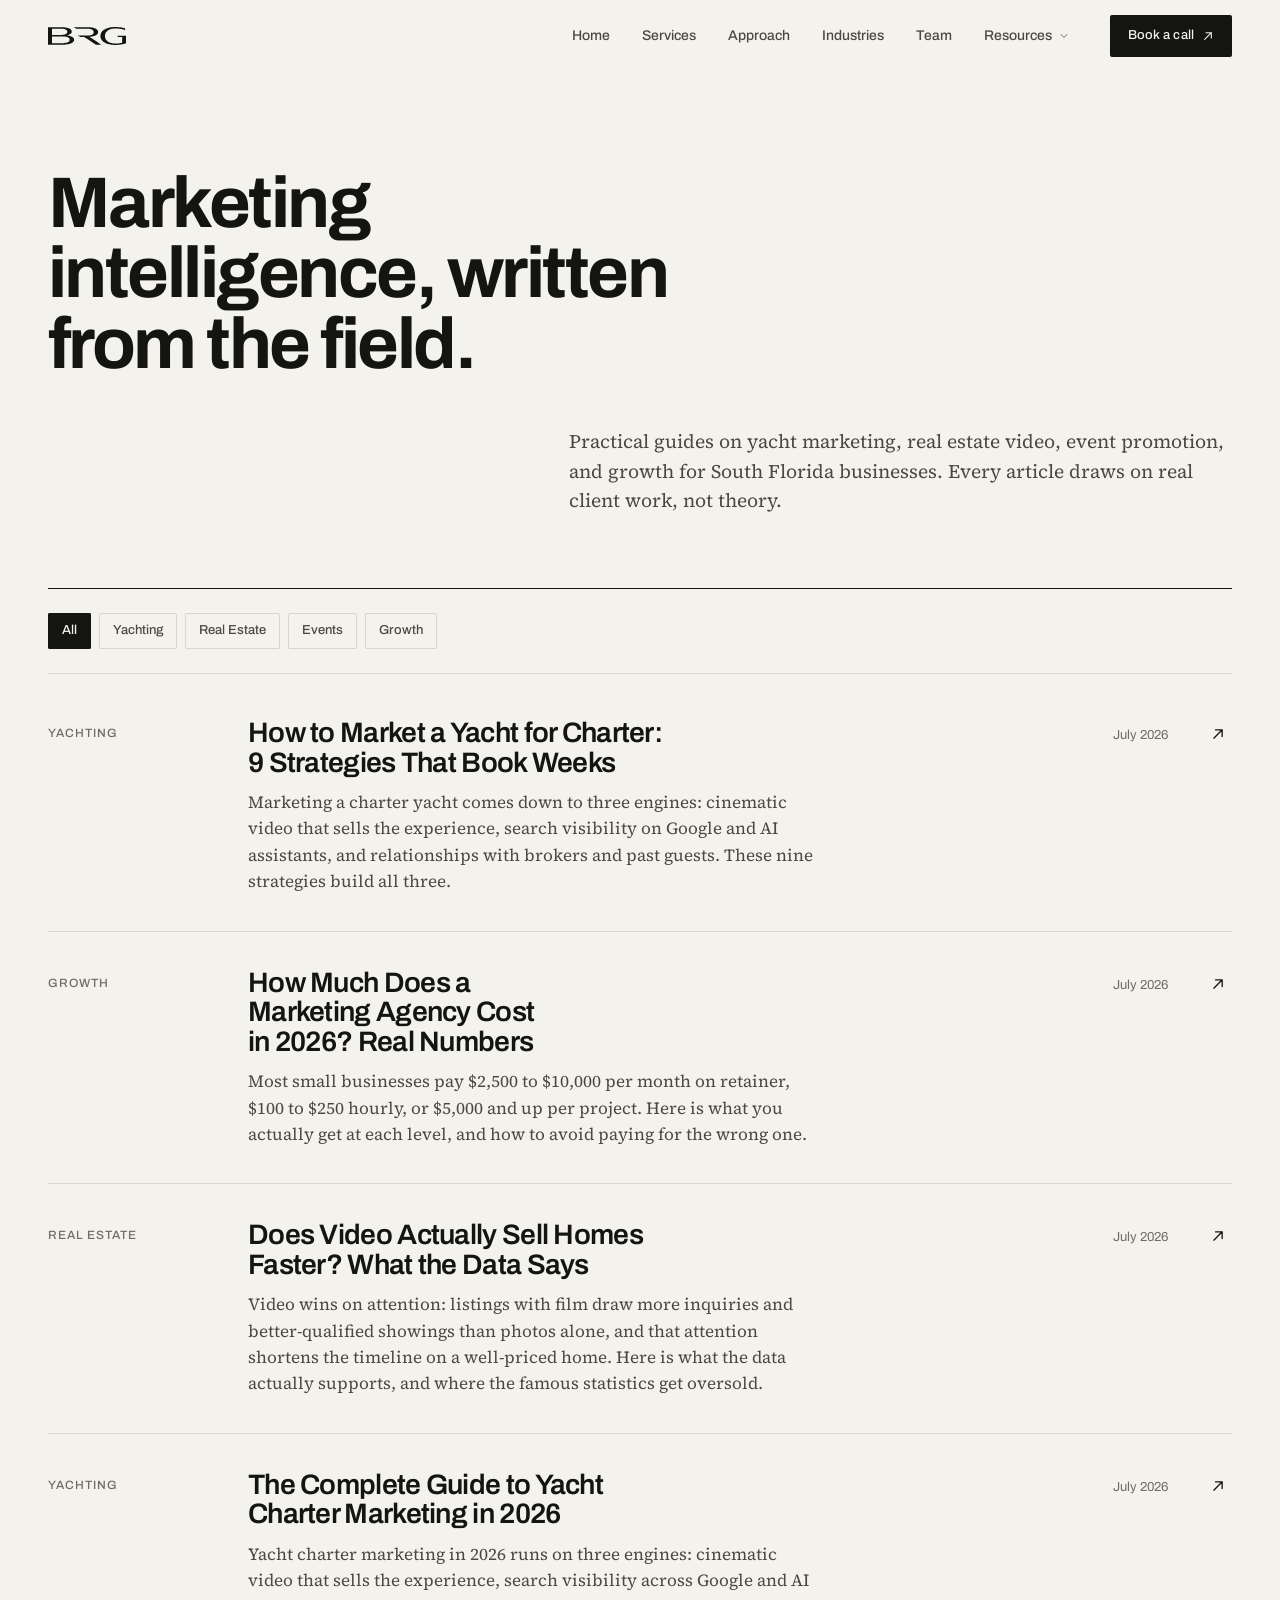
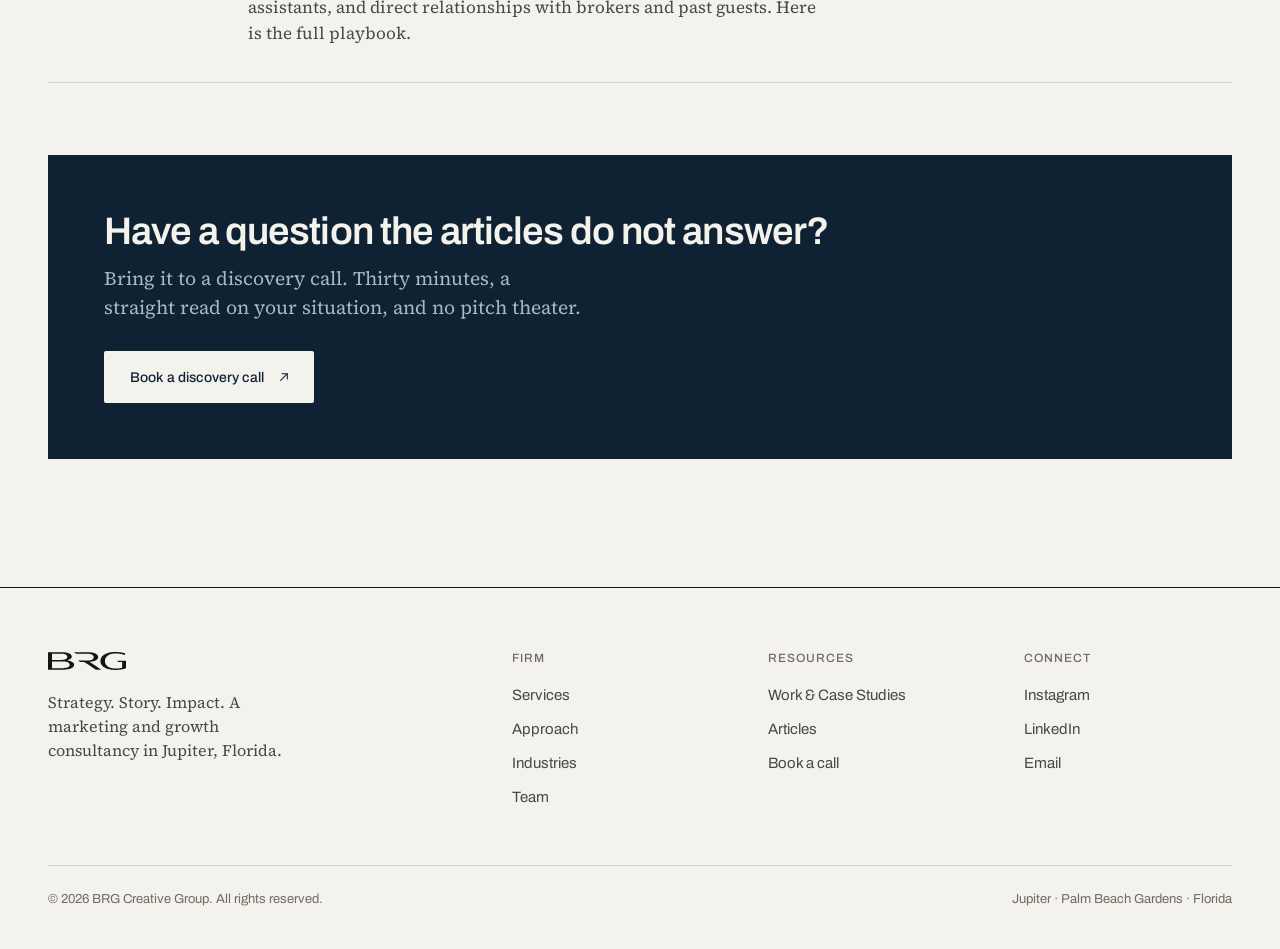
<file: blog.html>
<!DOCTYPE html>
<html lang="en">
<head>
<meta charset="UTF-8">
<meta name="viewport" content="width=device-width, initial-scale=1.0">
<title>Articles | BRG Creative Group</title>

<link rel="icon" type="image/png" href="/assets/favicon.png">
<link rel="apple-touch-icon" href="/assets/apple-touch-icon.png">

<meta name="description" content="Practical guides on yacht marketing, real estate video, event promotion, and growth for South Florida businesses, written from real client work by BRG Creative Group.">
<meta property="og:type" content="website">
<meta property="og:url" content="https://www.brgcreativegroup.com/blog">
<link rel="canonical" href="https://www.brgcreativegroup.com/blog">
<meta property="og:title" content="Articles | BRG Creative Group">
<meta property="og:description" content="Marketing intelligence, written from the field.">
<meta property="og:image" content="https://www.brgcreativegroup.com/assets/brg-social-preview.png">
<meta name="twitter:card" content="summary_large_image">

<link rel="preload" href="/assets/fonts/archivo-latin-700-normal.woff2" as="font" type="font/woff2" crossorigin>
<link rel="preload" href="/assets/fonts/source-serif-4-latin-400-normal.woff2" as="font" type="font/woff2" crossorigin>
<link rel="stylesheet" href="/assets/site.css">

<style>
  .page-head { padding: calc(var(--nav-h) + 96px) 0 0; }
  .page-head h1 { font-size: clamp(40px, 5.6vw, 84px); max-width: 16ch; }

  .filters {
    display: flex;
    flex-wrap: wrap;
    gap: 8px;
    padding: 24px 0;
    border-top: 1px solid var(--rule-strong);
    border-bottom: 1px solid var(--rule);
    margin-bottom: 8px;
  }
  .filter-btn {
    height: 36px;
    padding: 0 14px;
    font-size: 13px;
    font-weight: 500;
    color: var(--ink-2);
    border-radius: 2px;
    box-shadow: inset 0 0 0 1px var(--rule);
    transition: background-color 160ms var(--ease-out), color 160ms var(--ease-out), box-shadow 160ms var(--ease-out), transform 120ms var(--ease-out);
  }
  .filter-btn:active { transform: scale(0.97); }
  @media (hover: hover) and (pointer: fine) { .filter-btn:hover { color: var(--ink); box-shadow: inset 0 0 0 1px var(--ink); } }
  .filter-btn[aria-pressed="true"] { background: var(--ink); color: var(--paper); box-shadow: inset 0 0 0 1px var(--ink); }

  .card {
    display: grid;
    grid-template-columns: 160px minmax(0, 1fr) 140px 24px;
    gap: 40px;
    align-items: start;
    padding: 36px 0;
    border-bottom: 1px solid var(--rule);
  }
  .card.hidden { display: none; }
  .card .label { padding-top: 6px; }
  .card h2 { font-size: clamp(22px, 2.2vw, 30px); margin-bottom: 12px; max-width: 26ch; }
  .card p { font-family: var(--serif); font-size: 17px; line-height: 1.55; color: var(--ink-2); max-width: 64ch; }
  .card .date { font-size: 13px; color: var(--ink-3); text-align: right; padding-top: 8px; }
  .card svg { width: 20px; height: 20px; stroke: var(--ink); fill: none; stroke-width: 1.6; stroke-linecap: round; stroke-linejoin: round; margin-top: 6px; transition: transform 240ms var(--ease-out); }
  @media (hover: hover) and (pointer: fine) {
    .card:hover h2 { text-decoration: underline; text-underline-offset: 5px; text-decoration-thickness: 1px; }
    .card:hover svg { transform: translate(3px, -3px); }
  }
  .empty { padding: 48px 0; font-family: var(--serif); font-size: 18px; color: var(--ink-3); display: none; }
  .empty.show { display: block; }

  .blog-cta { margin-top: 72px; padding: 56px; }
  .blog-cta h2 { font-size: clamp(28px, 3vw, 40px); margin-bottom: 12px; }
  .blog-cta .lead { margin-bottom: 28px; max-width: 48ch; }

  @media (max-width: 900px) {
    .page-head { padding-top: calc(var(--nav-h) + 56px); }
    .card { grid-template-columns: minmax(0, 1fr) 24px; gap: 6px 16px; padding: 26px 0; }
    .card .label { grid-column: 1; padding-top: 0; }
    .card h2 { grid-column: 1; }
    .card p { grid-column: 1; }
    .card .date { grid-column: 1; text-align: left; padding-top: 4px; }
    .card svg { grid-column: 2; grid-row: 1 / span 4; align-self: start; margin-top: 4px; }
    .blog-cta { margin-top: 48px; padding: 32px 24px; }
    .blog-cta .btn { width: 100%; justify-content: center; }
  }
</style>
</head>
<body>
<a class="skip" href="#main">Skip to content</a>

<header class="nav">
  <div class="wrap">
    <a class="brand" href="/" aria-label="BRG Creative Group home"><svg class="brand-mark" aria-hidden="true" focusable="false" xmlns="http://www.w3.org/2000/svg" viewBox="0 0 464.6 107.1" fill="currentColor" fill-rule="evenodd"><path d="M396.44 106.99C395.48 106.94 393.25 106.84 391.50 106.77C388.06 106.62 386.14 106.48 383.50 106.19C382.57 106.09 381.05 105.95 380.11 105.88C379.18 105.81 377.99 105.68 377.49 105.57C375.74 105.22 375.06 105.12 373.79 104.99C373.09 104.93 372.15 104.76 371.71 104.62C371.26 104.48 370.46 104.32 369.92 104.25C368.99 104.13 368.36 104.01 365.19 103.31C364.43 103.14 363.27 102.92 362.60 102.82C361.93 102.71 361.01 102.49 360.56 102.32C360.11 102.15 359.45 101.97 359.09 101.93C358.73 101.88 358.04 101.69 357.56 101.50C357.08 101.31 356.49 101.12 356.25 101.07C355.66 100.95 353.14 100.17 352.06 99.78C351.58 99.61 350.68 99.28 350.06 99.07C349.44 98.85 348.71 98.55 348.44 98.41C348.16 98.27 347.68 98.08 347.37 98.00C347.07 97.92 346.59 97.73 346.31 97.57C346.04 97.41 345.67 97.24 345.50 97.19C345.18 97.10 343.78 96.48 341.77 95.54C341.12 95.25 340.57 95.00 340.53 95.00C340.49 95.00 340.18 94.82 339.83 94.59C339.49 94.37 338.93 94.05 338.60 93.88C338.02 93.58 336.70 92.80 334.19 91.28C333.57 90.90 332.90 90.50 332.70 90.39C329.33 88.50 325.40 84.90 320.78 79.47C319.75 78.26 317.84 75.50 317.60 74.88C317.54 74.71 317.36 74.39 317.20 74.19C316.58 73.36 315.08 70.25 314.61 68.79C314.46 68.32 314.20 67.60 314.03 67.19C313.86 66.78 313.65 65.97 313.54 65.39C313.44 64.81 313.25 64.05 313.11 63.70C312.97 63.34 312.73 62.03 312.56 60.69C312.39 59.38 312.16 57.67 312.05 56.88C311.81 55.22 311.87 52.33 312.18 49.81C312.28 48.99 312.46 47.44 312.57 46.38C312.71 45.13 312.88 44.17 313.07 43.68C313.22 43.26 313.44 42.49 313.55 41.96C313.65 41.44 313.88 40.67 314.06 40.26C314.23 39.85 314.51 39.10 314.68 38.60C315.01 37.58 315.55 36.35 316.19 35.11C316.43 34.65 316.62 34.20 316.62 34.10C316.62 34.00 316.86 33.55 317.16 33.09C317.45 32.64 318.09 31.63 318.59 30.85C319.09 30.07 319.73 29.14 320.03 28.79C320.32 28.43 320.90 27.73 321.31 27.23C322.52 25.76 326.56 21.70 328.12 20.39C329.74 19.03 331.91 17.41 332.75 16.93C333.06 16.76 333.73 16.34 334.25 16.00C334.77 15.67 335.81 15.04 336.56 14.62C337.32 14.19 338.25 13.65 338.64 13.42C339.03 13.19 339.43 13.00 339.52 13.00C339.62 13.00 339.95 12.84 340.26 12.65C340.95 12.21 344.89 10.28 346.06 9.80C346.54 9.61 347.05 9.38 347.19 9.30C347.32 9.21 347.74 9.06 348.10 8.95C348.47 8.84 348.95 8.65 349.17 8.51C349.38 8.38 349.90 8.17 350.31 8.06C350.73 7.94 351.34 7.71 351.69 7.56C352.47 7.20 356.08 6.06 357.00 5.87C357.38 5.79 358.06 5.59 358.51 5.43C358.96 5.26 359.81 5.04 360.40 4.95C360.98 4.85 361.85 4.64 362.33 4.47C362.80 4.30 363.54 4.12 363.98 4.07C364.42 4.02 365.25 3.85 365.83 3.68C366.41 3.51 367.40 3.29 368.03 3.20C369.67 2.94 372.83 2.41 374.38 2.12C375.10 1.99 376.26 1.83 376.95 1.76C377.64 1.69 378.29 1.60 378.39 1.57C378.84 1.40 381.25 1.10 383.00 1.00C384.07 0.94 385.87 0.78 387.00 0.65C390.92 0.18 391.97 0.13 399.50 0.07C409.88 -0.02 416.73 0.21 419.62 0.74C420.00 0.81 421.35 0.93 422.62 0.99C423.90 1.06 425.58 1.23 426.38 1.37C427.17 1.51 428.57 1.68 429.50 1.75C430.43 1.83 431.67 1.99 432.25 2.13C432.83 2.26 433.76 2.42 434.31 2.49C434.86 2.56 435.79 2.72 436.38 2.86C436.96 3.00 437.97 3.17 438.62 3.24C439.28 3.32 440.09 3.46 440.44 3.57C440.78 3.68 441.77 3.87 442.62 3.99C443.48 4.12 444.48 4.34 444.84 4.48C445.20 4.63 446.02 4.81 446.65 4.88C447.29 4.96 448.12 5.14 448.50 5.28C448.88 5.42 449.78 5.66 450.50 5.83C451.22 5.99 452.29 6.26 452.88 6.43C453.46 6.60 454.36 6.86 454.88 7.00C456.08 7.35 456.31 7.42 457.06 7.73C457.41 7.87 457.87 8.05 458.10 8.13C458.32 8.22 458.56 8.38 458.62 8.50C458.69 8.62 458.75 10.78 458.76 13.30C458.78 17.59 458.76 17.90 458.55 18.14C458.27 18.44 457.80 18.41 456.75 18.03C456.37 17.89 455.25 17.50 454.25 17.17C453.25 16.84 451.73 16.33 450.88 16.03C450.02 15.73 448.75 15.32 448.06 15.13C447.38 14.93 446.66 14.71 446.48 14.64C446.30 14.57 445.29 14.31 444.23 14.06C443.18 13.82 441.98 13.50 441.56 13.37C441.15 13.24 440.31 13.05 439.70 12.94C439.09 12.84 438.24 12.64 437.82 12.51C437.39 12.38 436.40 12.18 435.61 12.06C434.83 11.95 433.68 11.74 433.06 11.61C432.44 11.48 431.54 11.31 431.06 11.24C430.58 11.17 429.62 11.01 428.94 10.88C428.25 10.75 427.38 10.60 427.00 10.56C426.62 10.52 425.52 10.37 424.56 10.23C421.73 9.82 421.13 9.76 419.86 9.76C419.20 9.75 418.36 9.69 417.99 9.62C415.37 9.13 413.79 9.06 403.81 9.06C394.06 9.06 394.06 9.06 391.19 9.40C389.61 9.58 387.86 9.77 387.31 9.81C386.76 9.86 385.69 10.00 384.94 10.13C384.18 10.26 383.03 10.44 382.38 10.55C380.60 10.82 378.25 11.33 377.49 11.61C377.12 11.74 376.50 11.92 376.12 12.00C375.75 12.08 374.93 12.31 374.31 12.50C373.69 12.70 372.85 12.94 372.44 13.04C371.34 13.31 368.91 14.16 368.17 14.54C367.82 14.72 367.27 14.93 366.94 15.01C366.62 15.09 365.61 15.54 364.70 16.00C363.80 16.46 362.91 16.89 362.74 16.94C362.41 17.04 360.61 18.07 359.50 18.78C359.12 19.03 358.48 19.44 358.06 19.70C356.75 20.53 354.93 21.88 353.38 23.18C351.43 24.81 351.03 25.19 349.57 26.73C347.72 28.69 345.39 31.55 344.54 32.92C343.72 34.25 341.75 37.99 341.75 38.23C341.75 38.30 341.50 39.03 341.20 39.84C340.90 40.65 340.59 41.62 340.51 42.00C340.44 42.38 340.24 43.14 340.07 43.69C339.38 45.93 338.91 49.21 338.80 52.44C338.71 55.06 338.99 59.23 339.31 60.12C339.42 60.42 339.57 61.24 339.64 61.93C339.72 62.62 339.91 63.55 340.06 64.00C340.22 64.45 340.42 65.12 340.50 65.50C340.59 65.88 340.84 66.64 341.06 67.19C341.29 67.74 341.51 68.33 341.56 68.50C341.66 68.86 342.67 71.14 342.97 71.69C343.08 71.89 343.35 72.40 343.56 72.81C344.28 74.19 344.83 74.99 346.49 77.06C348.64 79.74 350.75 81.90 353.45 84.20C354.89 85.42 356.50 86.61 357.15 86.95C357.38 87.06 357.79 87.31 358.06 87.50C358.53 87.82 360.02 88.65 362.56 90.02C364.19 90.89 366.36 91.94 366.94 92.13C367.21 92.22 367.83 92.48 368.31 92.71C368.79 92.94 369.34 93.12 369.54 93.12C369.74 93.12 370.18 93.27 370.52 93.44C370.86 93.61 371.51 93.83 371.95 93.94C372.39 94.04 372.98 94.24 373.26 94.38C373.54 94.52 374.23 94.75 374.79 94.88C376.39 95.25 377.86 95.62 378.81 95.88C379.29 96.02 380.14 96.18 380.69 96.25C381.24 96.31 382.02 96.48 382.43 96.62C382.89 96.78 383.79 96.93 384.75 97.01C386.38 97.14 387.43 97.27 389.31 97.58C390.42 97.76 393.01 97.91 398.50 98.11C401.30 98.22 408.18 98.12 414.80 97.87C417.48 97.77 418.54 97.69 419.42 97.49C420.05 97.35 421.63 97.16 422.94 97.07C424.46 96.96 425.81 96.79 426.69 96.59C427.44 96.42 428.51 96.24 429.06 96.19C429.61 96.15 430.54 96.01 431.12 95.88C431.71 95.75 432.50 95.61 432.88 95.56C433.25 95.52 434.10 95.35 434.75 95.19C435.40 95.03 436.30 94.87 436.75 94.83C437.20 94.79 437.93 94.63 438.38 94.46C438.83 94.29 439.54 94.08 439.96 94.00C441.38 93.72 441.22 95.70 441.32 77.06C441.40 60.88 441.40 60.81 441.15 60.50C440.90 60.19 440.90 60.19 437.23 60.11C435.21 60.06 429.42 60.02 424.35 60.01C415.14 60.00 415.14 60.00 414.79 59.70C414.44 59.40 414.44 59.40 414.40 56.54C414.36 53.39 414.45 52.82 415.00 52.54C415.24 52.42 419.65 52.38 435.44 52.38C446.51 52.38 457.36 52.34 459.56 52.30C462.37 52.24 463.67 52.26 463.91 52.36C464.67 52.66 464.62 51.38 464.62 74.62C464.62 97.87 464.67 96.58 463.91 96.89C463.72 96.97 463.14 97.22 462.62 97.44C462.11 97.67 461.35 97.96 460.94 98.10C460.52 98.23 459.85 98.46 459.44 98.60C458.48 98.92 455.19 99.85 454.12 100.09C453.68 100.19 452.86 100.41 452.30 100.58C451.74 100.75 450.70 100.99 449.98 101.12C449.27 101.25 448.38 101.47 448.00 101.60C447.62 101.74 446.98 101.88 446.56 101.93C446.15 101.97 445.28 102.17 444.62 102.37C443.97 102.57 442.37 102.90 441.06 103.12C439.76 103.34 438.12 103.65 437.44 103.81C436.75 103.97 435.62 104.14 434.94 104.19C434.20 104.24 433.29 104.40 432.73 104.58C432.09 104.78 431.22 104.92 430.10 105.00C428.72 105.11 426.50 105.43 425.44 105.69C425.30 105.73 424.12 105.81 422.81 105.87C421.51 105.94 420.13 106.05 419.75 106.13C418.80 106.32 414.42 106.65 410.12 106.86C406.86 107.02 398.72 107.10 396.44 106.99ZM315.70 105.78C315.65 105.73 308.84 105.66 300.58 105.62C283.70 105.55 285.56 105.67 283.95 104.58C283.52 104.30 282.79 103.82 282.31 103.52C279.75 101.94 276.61 99.86 276.06 99.37C275.93 99.25 275.64 99.06 275.44 98.95C275.23 98.84 274.69 98.48 274.23 98.15C272.93 97.22 271.80 96.45 270.25 95.41C266.12 92.66 263.49 90.92 262.88 90.54C261.48 89.66 258.68 87.85 258.38 87.62C258.20 87.49 257.78 87.21 257.44 87.00C257.09 86.79 256.50 86.39 256.12 86.12C255.25 85.48 253.47 84.26 252.96 83.94C252.74 83.81 252.08 83.36 251.50 82.94C249.89 81.80 245.67 79.00 245.55 79.00C245.49 79.00 245.12 78.79 244.72 78.53C244.33 78.27 243.64 77.84 243.19 77.56C242.10 76.90 238.17 74.30 237.00 73.47C236.83 73.34 236.07 72.84 235.33 72.34C234.58 71.84 233.88 71.38 233.78 71.31C233.67 71.24 233.13 70.89 232.58 70.54C232.02 70.18 231.31 69.71 231.00 69.50C230.69 69.29 229.96 68.81 229.38 68.44C228.17 67.66 227.37 67.12 226.59 66.55C226.30 66.34 225.83 66.04 225.54 65.90C225.25 65.75 224.98 65.57 224.94 65.51C224.90 65.44 224.58 65.21 224.22 65.00C223.12 64.34 219.25 61.75 217.39 60.43C216.96 60.12 216.96 60.12 213.39 60.12C209.38 60.12 207.13 60.00 204.49 59.63C203.50 59.49 201.93 59.32 201.00 59.25C194.86 58.79 190.87 58.16 189.19 57.37C186.88 56.30 185.92 55.84 185.69 55.71C185.07 55.37 183.14 54.31 182.69 54.07C182.41 53.93 181.91 53.63 181.57 53.40C181.23 53.18 180.86 53.00 180.75 53.00C180.63 53.00 180.14 52.73 179.65 52.41C178.75 51.82 178.51 51.41 178.90 51.17C178.98 51.12 192.57 51.06 209.10 51.04C225.63 51.02 239.20 50.97 239.25 50.93C239.31 50.90 240.50 50.82 241.90 50.75C243.29 50.68 245.06 50.51 245.81 50.38C246.57 50.24 247.87 50.05 248.71 49.94C249.57 49.83 250.73 49.58 251.36 49.37C251.99 49.17 252.65 49.00 252.84 49.00C253.03 49.00 253.58 48.85 254.06 48.68C254.54 48.50 255.39 48.23 255.94 48.07C256.49 47.91 257.25 47.65 257.62 47.50C258.00 47.35 258.63 47.12 259.02 46.99C260.26 46.59 263.44 44.94 264.06 44.38C264.20 44.26 264.45 44.08 264.62 44.00C265.99 43.30 268.81 40.52 269.63 39.06C269.76 38.83 270.01 38.42 270.18 38.16C270.53 37.62 271.31 35.75 271.51 34.96C271.83 33.67 271.95 31.11 271.79 29.10C271.64 27.23 271.60 27.06 271.02 25.54C270.18 23.35 269.46 22.22 267.62 20.21C266.99 19.52 264.15 17.32 262.98 16.61C261.30 15.60 258.33 14.25 257.11 13.94C256.67 13.83 255.74 13.54 255.05 13.31C254.36 13.07 253.67 12.87 253.53 12.87C253.39 12.87 252.75 12.71 252.11 12.52C251.46 12.32 250.63 12.12 250.25 12.07C249.87 12.02 248.97 11.82 248.25 11.62C247.42 11.39 246.36 11.21 245.38 11.13C244.52 11.06 243.47 10.95 243.06 10.88C240.99 10.53 236.76 10.49 202.69 10.46C167.56 10.44 167.56 10.44 166.89 10.09C166.52 9.90 166.06 9.62 165.86 9.47C165.18 8.93 163.98 8.14 161.54 6.62C161.15 6.38 160.40 5.91 159.87 5.56C159.34 5.22 158.74 4.84 158.55 4.72C158.35 4.60 157.79 4.25 157.31 3.94C156.83 3.63 156.09 3.21 155.67 3.01C155.24 2.81 154.84 2.54 154.76 2.40C154.58 2.05 154.59 1.56 154.78 1.41C154.88 1.33 170.05 1.30 198.12 1.31C237.44 1.34 241.41 1.36 242.44 1.55C243.16 1.68 244.95 1.80 247.44 1.88C251.28 2.01 253.84 2.20 256.38 2.56C257.10 2.66 258.95 2.89 260.50 3.06C262.05 3.24 263.85 3.49 264.50 3.63C265.15 3.76 266.26 3.96 266.95 4.06C267.64 4.16 268.51 4.35 268.87 4.50C269.23 4.64 269.95 4.81 270.48 4.89C271.01 4.96 271.83 5.16 272.31 5.33C272.79 5.50 273.61 5.75 274.12 5.87C275.16 6.13 277.87 7.12 278.75 7.56C279.06 7.71 279.54 7.91 279.81 8.00C280.09 8.09 280.62 8.32 281.00 8.51C281.38 8.71 282.00 9.01 282.38 9.18C283.82 9.85 285.81 10.97 287.15 11.89C287.65 12.23 288.29 12.66 288.56 12.85C290.37 14.06 293.46 17.06 294.90 19.01C295.55 19.89 296.53 21.66 296.81 22.48C296.97 22.94 297.22 23.59 297.37 23.92C297.97 25.32 298.46 30.73 298.13 32.19C298.06 32.46 297.95 33.22 297.87 33.87C297.77 34.65 297.52 35.64 297.13 36.81C296.16 39.62 295.08 41.31 292.69 43.70C290.36 46.04 288.18 47.68 285.67 49.00C285.32 49.18 284.87 49.45 284.67 49.59C284.34 49.83 283.86 50.06 280.94 51.44C280.32 51.73 279.51 52.07 279.13 52.19C278.76 52.31 278.28 52.51 278.07 52.63C277.86 52.75 277.35 52.92 276.94 53.00C276.52 53.09 275.88 53.31 275.50 53.50C275.12 53.69 274.60 53.88 274.34 53.93C274.08 53.97 273.63 54.12 273.34 54.24C272.79 54.48 270.10 55.16 269.12 55.31C268.82 55.36 268.14 55.53 267.62 55.70C267.11 55.86 266.22 56.05 265.65 56.12C265.08 56.19 264.16 56.38 263.59 56.55C263.03 56.73 261.97 56.92 261.24 57.00C260.51 57.07 259.53 57.21 259.05 57.30C256.74 57.77 256.22 57.85 255.06 57.93C254.38 57.97 252.83 58.12 251.62 58.25C250.42 58.39 249.13 58.51 248.76 58.53C247.58 58.59 247.54 59.41 248.69 60.01C249.03 60.18 249.73 60.60 250.24 60.94C250.75 61.28 251.50 61.77 251.90 62.03C252.80 62.61 253.89 63.31 254.70 63.83C255.04 64.05 255.48 64.35 255.69 64.49C256.05 64.75 257.27 65.53 258.91 66.55C259.34 66.82 259.91 67.20 260.19 67.40C260.46 67.59 261.15 68.05 261.71 68.41C264.25 70.03 266.38 71.45 267.12 72.01C267.57 72.34 268.15 72.73 268.40 72.87C268.66 73.01 269.20 73.34 269.61 73.60C270.02 73.85 270.51 74.16 270.70 74.28C270.90 74.39 271.69 74.90 272.45 75.40C274.30 76.62 274.86 76.98 276.17 77.84C276.78 78.24 277.58 78.76 277.94 79.00C278.30 79.24 278.87 79.62 279.20 79.84C279.54 80.06 280.07 80.42 280.38 80.63C280.68 80.85 281.49 81.37 282.17 81.79C283.59 82.69 284.39 83.21 285.58 84.03C286.05 84.35 286.92 84.94 287.52 85.34C288.11 85.74 288.68 86.12 288.78 86.19C289.26 86.53 293.21 89.11 293.78 89.47C295.25 90.38 296.59 91.26 297.07 91.62C297.36 91.83 297.64 92.00 297.70 92.00C297.76 92.00 297.95 92.12 298.12 92.26C298.30 92.40 298.92 92.82 299.50 93.21C300.08 93.59 301.11 94.28 301.78 94.74C302.44 95.19 303.29 95.76 303.66 96.00C304.39 96.47 305.42 97.16 306.12 97.66C306.90 98.20 309.12 99.68 309.57 99.95C309.80 100.09 310.12 100.32 310.28 100.45C310.44 100.59 310.98 101.00 311.50 101.36C312.02 101.71 312.63 102.14 312.88 102.31C314.12 103.18 314.75 103.58 315.41 103.91C316.35 104.38 316.81 105.09 316.47 105.53C316.28 105.76 315.83 105.92 315.70 105.78ZM29.33 105.62C0.73 105.56 0.73 105.56 0.36 105.15C-0.00 104.75 -0.00 104.75 -0.00 53.44C-0.00 2.14 -0.00 2.14 0.28 1.81C0.44 1.63 0.76 1.44 1.00 1.39C1.74 1.23 82.34 1.31 83.94 1.48C84.69 1.55 87.31 1.71 89.75 1.81C92.19 1.92 94.67 2.06 95.25 2.13C96.37 2.26 97.90 2.41 100.19 2.62C102.56 2.84 103.73 2.99 106.44 3.45C107.88 3.70 109.48 3.95 110.00 4.02C110.52 4.09 111.58 4.31 112.38 4.50C113.17 4.69 114.07 4.89 114.38 4.94C114.68 4.99 115.44 5.18 116.06 5.38C116.68 5.57 117.81 5.91 118.56 6.13C121.51 7.00 123.76 7.80 125.06 8.43C125.41 8.60 126.45 9.11 127.38 9.56C132.38 11.99 135.73 14.44 137.73 17.12C139.95 20.10 140.44 21.21 140.99 24.47C141.68 28.50 140.93 33.10 139.19 35.43C138.98 35.71 138.72 36.08 138.61 36.25C138.18 36.92 136.17 39.06 135.29 39.79C133.32 41.41 131.45 42.61 129.38 43.58C128.45 44.02 127.47 44.49 127.21 44.63C126.94 44.78 126.41 45.00 126.03 45.14C125.65 45.27 125.27 45.43 125.18 45.50C125.10 45.57 124.58 45.80 124.04 45.99C123.50 46.19 122.55 46.55 121.93 46.79C120.50 47.35 118.28 47.96 116.75 48.20C115.44 48.41 114.79 48.73 114.67 49.22C114.56 49.65 114.99 50.00 115.61 50.00C115.86 50.00 116.54 50.12 117.11 50.25C117.69 50.39 118.73 50.59 119.43 50.70C120.12 50.80 121.00 50.96 121.38 51.06C121.75 51.16 122.51 51.29 123.05 51.37C123.60 51.44 124.49 51.64 125.03 51.81C125.57 51.99 126.15 52.12 126.33 52.12C126.50 52.12 127.08 52.27 127.60 52.45C128.13 52.63 128.98 52.88 129.48 53.01C129.99 53.14 130.58 53.35 130.80 53.49C131.01 53.62 131.44 53.76 131.75 53.81C132.06 53.86 132.82 54.09 133.44 54.32C134.06 54.55 134.96 54.86 135.44 55.01C136.60 55.37 139.05 56.43 140.69 57.28C140.96 57.42 141.61 57.76 142.12 58.03C144.01 59.01 145.32 59.83 146.93 61.05C148.20 62.01 151.26 64.99 151.97 65.96C152.82 67.11 153.61 68.38 153.76 68.85C153.84 69.10 154.01 69.47 154.14 69.68C154.26 69.89 154.57 70.91 154.82 71.94C155.38 74.27 155.53 77.07 155.20 79.19C154.96 80.68 154.38 82.92 154.09 83.44C153.98 83.64 153.79 84.04 153.68 84.31C153.58 84.59 153.28 85.12 153.03 85.50C152.78 85.88 152.43 86.41 152.26 86.68C151.04 88.53 147.32 92.05 145.24 93.31C145.02 93.45 144.49 93.77 144.07 94.03C143.65 94.29 142.86 94.72 142.31 94.99C141.76 95.26 141.17 95.57 141.00 95.67C140.72 95.84 139.82 96.28 137.25 97.47C136.80 97.68 136.20 97.91 135.91 97.99C135.62 98.07 135.03 98.30 134.60 98.50C134.17 98.71 133.73 98.87 133.63 98.87C133.53 98.87 133.08 99.01 132.63 99.18C132.18 99.34 131.03 99.69 130.06 99.94C129.10 100.20 128.00 100.52 127.62 100.65C127.25 100.78 126.51 100.97 125.98 101.06C125.45 101.16 124.80 101.35 124.53 101.49C124.26 101.62 123.48 101.83 122.80 101.94C122.12 102.05 121.14 102.24 120.62 102.38C120.10 102.51 117.80 102.90 115.49 103.25C110.24 104.04 109.95 104.08 107.75 104.25C106.75 104.33 105.38 104.51 104.69 104.64C103.82 104.82 102.50 104.93 100.38 105.01C98.69 105.07 96.47 105.18 95.44 105.25C94.41 105.32 92.78 105.43 91.81 105.49C89.51 105.65 64.71 105.70 29.33 105.62ZM93.08 96.28C97.87 96.05 104.39 95.17 107.19 94.37C107.88 94.17 108.75 93.98 109.12 93.93C109.50 93.89 110.19 93.69 110.65 93.49C111.10 93.29 111.60 93.12 111.75 93.12C111.90 93.12 112.57 92.91 113.23 92.64C113.89 92.38 114.60 92.12 114.80 92.07C115.21 91.98 117.40 91.02 118.19 90.60C118.46 90.45 119.05 90.14 119.50 89.91C123.26 87.95 125.21 86.16 127.11 82.93C127.39 82.44 127.62 81.98 127.62 81.89C127.62 81.81 127.79 81.38 128.00 80.95C128.20 80.51 128.43 79.77 128.50 79.30C128.58 78.82 128.72 78.08 128.82 77.65C129.05 76.64 129.05 75.42 128.82 74.51C128.71 74.12 128.57 73.39 128.50 72.90C128.42 72.34 128.21 71.64 127.94 71.07C127.70 70.56 127.50 70.11 127.50 70.07C127.50 70.03 127.32 69.72 127.09 69.38C126.87 69.04 126.55 68.53 126.38 68.23C125.80 67.23 123.44 65.00 121.88 63.98C119.53 62.44 116.80 61.12 113.62 60.01C112.89 59.75 112.24 59.51 112.16 59.46C112.08 59.41 111.46 59.23 110.79 59.07C107.75 58.31 106.17 57.99 105.03 57.88C104.35 57.81 103.72 57.73 103.62 57.69C102.99 57.45 100.06 57.10 97.88 57.00C96.47 56.93 94.27 56.76 93.00 56.61C90.72 56.35 90.21 56.34 57.75 56.25C39.63 56.20 24.65 56.19 24.46 56.22C23.99 56.30 23.75 56.70 23.72 57.45C23.70 57.79 23.71 66.54 23.72 76.89C23.75 98.89 23.51 96.27 25.52 96.38C27.96 96.52 90.03 96.42 93.08 96.28ZM81.12 47.08C84.96 47.03 89.19 46.69 90.69 46.32C91.10 46.22 92.16 46.04 93.04 45.94C93.92 45.83 95.23 45.58 95.96 45.37C96.70 45.17 97.42 45.00 97.57 45.00C97.73 45.00 98.97 44.63 100.33 44.18C107.06 41.95 111.96 38.36 113.81 34.31C114.74 32.27 115.19 28.85 114.81 26.75C114.69 26.10 114.55 25.31 114.50 24.99C114.21 23.33 112.61 20.50 111.10 18.99C110.51 18.39 108.73 17.00 108.57 17.00C108.52 17.00 108.17 16.77 107.78 16.50C107.40 16.22 107.02 16.00 106.93 16.00C106.85 16.00 106.46 15.83 106.07 15.62C104.36 14.70 99.50 12.87 98.79 12.87C98.64 12.88 98.11 12.73 97.61 12.56C97.10 12.39 96.29 12.19 95.81 12.12C95.33 12.05 94.12 11.82 93.12 11.62C92.13 11.42 90.61 11.20 89.75 11.13C88.89 11.06 87.99 10.97 87.75 10.94C85.05 10.55 82.14 10.52 53.38 10.48C37.37 10.46 24.24 10.49 24.14 10.55C23.69 10.84 23.69 11.05 23.75 29.09C23.80 42.57 23.85 46.77 23.96 46.89C24.04 46.97 24.32 47.07 24.57 47.11C25.06 47.19 74.81 47.16 81.12 47.08Z"/></svg></a>
    <button class="nav-toggle" id="navToggle" aria-label="Menu" aria-expanded="false" aria-controls="navLinks"><span></span><span></span></button>
    <ul class="nav-links" id="navLinks">
      <li><a href="/">Home</a></li>
      <li><a href="/#services">Services</a></li>
      <li><a href="/#approach">Approach</a></li>
      <li><a href="/#industries">Industries</a></li>
      <li><a href="/#team">Team</a></li>
      <li class="dd" data-open="false">
        <button type="button" aria-expanded="false" aria-haspopup="true">Resources <svg viewBox="0 0 24 24" aria-hidden="true"><path d="M6 9l6 6 6-6"/></svg></button>
        <div class="dd-menu">
          <a href="/blog" aria-current="page">Articles<small>Guides written from client work</small></a>
          <a href="/work">Work &amp; Case Studies<small>Reels, results, and how we got there</small></a>
        </div>
      </li>
      <li class="cta"><a class="btn" href="https://calendly.com/trevorbragg9/30min" target="_blank" rel="noopener">Book a call <svg viewBox="0 0 24 24" aria-hidden="true"><path d="M7 17L17 7M9 7h8v8"/></svg></a></li>
    </ul>
  </div>
</header>

<main id="main">

<section class="page-head" style="padding-bottom: var(--section);">
  <div class="wrap">
    <div class="head">
      <h1>Marketing intelligence, written from the field.</h1>
      <p class="lead">Practical guides on yacht marketing, real estate video, event promotion, and growth for South Florida businesses. Every article draws on real client work, not theory.</p>
    </div>

    <div class="filters" role="group" aria-label="Filter articles by topic">
      <button class="filter-btn" data-filter="all" aria-pressed="true">All</button>
      <button class="filter-btn" data-filter="yachting" aria-pressed="false">Yachting</button>
      <button class="filter-btn" data-filter="realestate" aria-pressed="false">Real Estate</button>
      <button class="filter-btn" data-filter="events" aria-pressed="false">Events</button>
      <button class="filter-btn" data-filter="growth" aria-pressed="false">Growth</button>
    </div>

    <div class="grid" id="articles">

      <a class="card" data-cat="yachting" href="/blog/how-to-market-a-yacht-for-charter">
        <div class="label">Yachting</div>
        <div>
          <h2>How to Market a Yacht for Charter: 9 Strategies That Book Weeks</h2>
          <p>Marketing a charter yacht comes down to three engines: cinematic video that sells the experience, search visibility on Google and AI assistants, and relationships with brokers and past guests. These nine strategies build all three.</p>
        </div>
        <div class="date">July 2026</div>
        <svg viewBox="0 0 24 24" aria-hidden="true"><path d="M7 17L17 7M9 7h8v8"/></svg>
      </a>

      <a class="card" data-cat="growth" href="/blog/marketing-agency-cost">
        <div class="label">Growth</div>
        <div>
          <h2>How Much Does a Marketing Agency Cost in 2026? Real Numbers</h2>
          <p>Most small businesses pay $2,500 to $10,000 per month on retainer, $100 to $250 hourly, or $5,000 and up per project. Here is what you actually get at each level, and how to avoid paying for the wrong one.</p>
        </div>
        <div class="date">July 2026</div>
        <svg viewBox="0 0 24 24" aria-hidden="true"><path d="M7 17L17 7M9 7h8v8"/></svg>
      </a>

      <a class="card" data-cat="realestate" href="/blog/does-video-sell-homes-faster">
        <div class="label">Real Estate</div>
        <div>
          <h2>Does Video Actually Sell Homes Faster? What the Data Says</h2>
          <p>Video wins on attention: listings with film draw more inquiries and better-qualified showings than photos alone, and that attention shortens the timeline on a well-priced home. Here is what the data actually supports, and where the famous statistics get oversold.</p>
        </div>
        <div class="date">July 2026</div>
        <svg viewBox="0 0 24 24" aria-hidden="true"><path d="M7 17L17 7M9 7h8v8"/></svg>
      </a>

      <a class="card" data-cat="yachting" href="/blog/yacht-charter-marketing">
        <div class="label">Yachting</div>
        <div>
          <h2>The Complete Guide to Yacht Charter Marketing in 2026</h2>
          <p>Yacht charter marketing in 2026 runs on three engines: cinematic video that sells the experience, search visibility across Google and AI assistants, and direct relationships with brokers and past guests. Here is the full playbook.</p>
        </div>
        <div class="date">July 2026</div>
        <svg viewBox="0 0 24 24" aria-hidden="true"><path d="M7 17L17 7M9 7h8v8"/></svg>
      </a>

      <!-- NEW ARTICLE CARDS GO HERE. Copy the card block above, update data-cat, href (no .html extension), label, title, description, and date. Newest articles go at the top. -->

    </div>
    <p class="empty" id="empty">No articles in this topic yet. More are on the way.</p>

    <div class="blog-cta field">
      <h2>Have a question the articles do not answer?</h2>
      <p class="lead">Bring it to a discovery call. Thirty minutes, a straight read on your situation, and no pitch theater.</p>
      <a class="btn" href="https://calendly.com/trevorbragg9/30min" target="_blank" rel="noopener">Book a discovery call <svg viewBox="0 0 24 24" aria-hidden="true"><path d="M7 17L17 7M9 7h8v8"/></svg></a>
    </div>
  </div>
</section>

</main>

<footer class="footer">
  <div class="wrap">
    <div class="footer-grid">
      <div>
        <a class="brand" href="/"><svg class="brand-mark" aria-hidden="true" focusable="false" xmlns="http://www.w3.org/2000/svg" viewBox="0 0 464.6 107.1" fill="currentColor" fill-rule="evenodd"><path d="M396.44 106.99C395.48 106.94 393.25 106.84 391.50 106.77C388.06 106.62 386.14 106.48 383.50 106.19C382.57 106.09 381.05 105.95 380.11 105.88C379.18 105.81 377.99 105.68 377.49 105.57C375.74 105.22 375.06 105.12 373.79 104.99C373.09 104.93 372.15 104.76 371.71 104.62C371.26 104.48 370.46 104.32 369.92 104.25C368.99 104.13 368.36 104.01 365.19 103.31C364.43 103.14 363.27 102.92 362.60 102.82C361.93 102.71 361.01 102.49 360.56 102.32C360.11 102.15 359.45 101.97 359.09 101.93C358.73 101.88 358.04 101.69 357.56 101.50C357.08 101.31 356.49 101.12 356.25 101.07C355.66 100.95 353.14 100.17 352.06 99.78C351.58 99.61 350.68 99.28 350.06 99.07C349.44 98.85 348.71 98.55 348.44 98.41C348.16 98.27 347.68 98.08 347.37 98.00C347.07 97.92 346.59 97.73 346.31 97.57C346.04 97.41 345.67 97.24 345.50 97.19C345.18 97.10 343.78 96.48 341.77 95.54C341.12 95.25 340.57 95.00 340.53 95.00C340.49 95.00 340.18 94.82 339.83 94.59C339.49 94.37 338.93 94.05 338.60 93.88C338.02 93.58 336.70 92.80 334.19 91.28C333.57 90.90 332.90 90.50 332.70 90.39C329.33 88.50 325.40 84.90 320.78 79.47C319.75 78.26 317.84 75.50 317.60 74.88C317.54 74.71 317.36 74.39 317.20 74.19C316.58 73.36 315.08 70.25 314.61 68.79C314.46 68.32 314.20 67.60 314.03 67.19C313.86 66.78 313.65 65.97 313.54 65.39C313.44 64.81 313.25 64.05 313.11 63.70C312.97 63.34 312.73 62.03 312.56 60.69C312.39 59.38 312.16 57.67 312.05 56.88C311.81 55.22 311.87 52.33 312.18 49.81C312.28 48.99 312.46 47.44 312.57 46.38C312.71 45.13 312.88 44.17 313.07 43.68C313.22 43.26 313.44 42.49 313.55 41.96C313.65 41.44 313.88 40.67 314.06 40.26C314.23 39.85 314.51 39.10 314.68 38.60C315.01 37.58 315.55 36.35 316.19 35.11C316.43 34.65 316.62 34.20 316.62 34.10C316.62 34.00 316.86 33.55 317.16 33.09C317.45 32.64 318.09 31.63 318.59 30.85C319.09 30.07 319.73 29.14 320.03 28.79C320.32 28.43 320.90 27.73 321.31 27.23C322.52 25.76 326.56 21.70 328.12 20.39C329.74 19.03 331.91 17.41 332.75 16.93C333.06 16.76 333.73 16.34 334.25 16.00C334.77 15.67 335.81 15.04 336.56 14.62C337.32 14.19 338.25 13.65 338.64 13.42C339.03 13.19 339.43 13.00 339.52 13.00C339.62 13.00 339.95 12.84 340.26 12.65C340.95 12.21 344.89 10.28 346.06 9.80C346.54 9.61 347.05 9.38 347.19 9.30C347.32 9.21 347.74 9.06 348.10 8.95C348.47 8.84 348.95 8.65 349.17 8.51C349.38 8.38 349.90 8.17 350.31 8.06C350.73 7.94 351.34 7.71 351.69 7.56C352.47 7.20 356.08 6.06 357.00 5.87C357.38 5.79 358.06 5.59 358.51 5.43C358.96 5.26 359.81 5.04 360.40 4.95C360.98 4.85 361.85 4.64 362.33 4.47C362.80 4.30 363.54 4.12 363.98 4.07C364.42 4.02 365.25 3.85 365.83 3.68C366.41 3.51 367.40 3.29 368.03 3.20C369.67 2.94 372.83 2.41 374.38 2.12C375.10 1.99 376.26 1.83 376.95 1.76C377.64 1.69 378.29 1.60 378.39 1.57C378.84 1.40 381.25 1.10 383.00 1.00C384.07 0.94 385.87 0.78 387.00 0.65C390.92 0.18 391.97 0.13 399.50 0.07C409.88 -0.02 416.73 0.21 419.62 0.74C420.00 0.81 421.35 0.93 422.62 0.99C423.90 1.06 425.58 1.23 426.38 1.37C427.17 1.51 428.57 1.68 429.50 1.75C430.43 1.83 431.67 1.99 432.25 2.13C432.83 2.26 433.76 2.42 434.31 2.49C434.86 2.56 435.79 2.72 436.38 2.86C436.96 3.00 437.97 3.17 438.62 3.24C439.28 3.32 440.09 3.46 440.44 3.57C440.78 3.68 441.77 3.87 442.62 3.99C443.48 4.12 444.48 4.34 444.84 4.48C445.20 4.63 446.02 4.81 446.65 4.88C447.29 4.96 448.12 5.14 448.50 5.28C448.88 5.42 449.78 5.66 450.50 5.83C451.22 5.99 452.29 6.26 452.88 6.43C453.46 6.60 454.36 6.86 454.88 7.00C456.08 7.35 456.31 7.42 457.06 7.73C457.41 7.87 457.87 8.05 458.10 8.13C458.32 8.22 458.56 8.38 458.62 8.50C458.69 8.62 458.75 10.78 458.76 13.30C458.78 17.59 458.76 17.90 458.55 18.14C458.27 18.44 457.80 18.41 456.75 18.03C456.37 17.89 455.25 17.50 454.25 17.17C453.25 16.84 451.73 16.33 450.88 16.03C450.02 15.73 448.75 15.32 448.06 15.13C447.38 14.93 446.66 14.71 446.48 14.64C446.30 14.57 445.29 14.31 444.23 14.06C443.18 13.82 441.98 13.50 441.56 13.37C441.15 13.24 440.31 13.05 439.70 12.94C439.09 12.84 438.24 12.64 437.82 12.51C437.39 12.38 436.40 12.18 435.61 12.06C434.83 11.95 433.68 11.74 433.06 11.61C432.44 11.48 431.54 11.31 431.06 11.24C430.58 11.17 429.62 11.01 428.94 10.88C428.25 10.75 427.38 10.60 427.00 10.56C426.62 10.52 425.52 10.37 424.56 10.23C421.73 9.82 421.13 9.76 419.86 9.76C419.20 9.75 418.36 9.69 417.99 9.62C415.37 9.13 413.79 9.06 403.81 9.06C394.06 9.06 394.06 9.06 391.19 9.40C389.61 9.58 387.86 9.77 387.31 9.81C386.76 9.86 385.69 10.00 384.94 10.13C384.18 10.26 383.03 10.44 382.38 10.55C380.60 10.82 378.25 11.33 377.49 11.61C377.12 11.74 376.50 11.92 376.12 12.00C375.75 12.08 374.93 12.31 374.31 12.50C373.69 12.70 372.85 12.94 372.44 13.04C371.34 13.31 368.91 14.16 368.17 14.54C367.82 14.72 367.27 14.93 366.94 15.01C366.62 15.09 365.61 15.54 364.70 16.00C363.80 16.46 362.91 16.89 362.74 16.94C362.41 17.04 360.61 18.07 359.50 18.78C359.12 19.03 358.48 19.44 358.06 19.70C356.75 20.53 354.93 21.88 353.38 23.18C351.43 24.81 351.03 25.19 349.57 26.73C347.72 28.69 345.39 31.55 344.54 32.92C343.72 34.25 341.75 37.99 341.75 38.23C341.75 38.30 341.50 39.03 341.20 39.84C340.90 40.65 340.59 41.62 340.51 42.00C340.44 42.38 340.24 43.14 340.07 43.69C339.38 45.93 338.91 49.21 338.80 52.44C338.71 55.06 338.99 59.23 339.31 60.12C339.42 60.42 339.57 61.24 339.64 61.93C339.72 62.62 339.91 63.55 340.06 64.00C340.22 64.45 340.42 65.12 340.50 65.50C340.59 65.88 340.84 66.64 341.06 67.19C341.29 67.74 341.51 68.33 341.56 68.50C341.66 68.86 342.67 71.14 342.97 71.69C343.08 71.89 343.35 72.40 343.56 72.81C344.28 74.19 344.83 74.99 346.49 77.06C348.64 79.74 350.75 81.90 353.45 84.20C354.89 85.42 356.50 86.61 357.15 86.95C357.38 87.06 357.79 87.31 358.06 87.50C358.53 87.82 360.02 88.65 362.56 90.02C364.19 90.89 366.36 91.94 366.94 92.13C367.21 92.22 367.83 92.48 368.31 92.71C368.79 92.94 369.34 93.12 369.54 93.12C369.74 93.12 370.18 93.27 370.52 93.44C370.86 93.61 371.51 93.83 371.95 93.94C372.39 94.04 372.98 94.24 373.26 94.38C373.54 94.52 374.23 94.75 374.79 94.88C376.39 95.25 377.86 95.62 378.81 95.88C379.29 96.02 380.14 96.18 380.69 96.25C381.24 96.31 382.02 96.48 382.43 96.62C382.89 96.78 383.79 96.93 384.75 97.01C386.38 97.14 387.43 97.27 389.31 97.58C390.42 97.76 393.01 97.91 398.50 98.11C401.30 98.22 408.18 98.12 414.80 97.87C417.48 97.77 418.54 97.69 419.42 97.49C420.05 97.35 421.63 97.16 422.94 97.07C424.46 96.96 425.81 96.79 426.69 96.59C427.44 96.42 428.51 96.24 429.06 96.19C429.61 96.15 430.54 96.01 431.12 95.88C431.71 95.75 432.50 95.61 432.88 95.56C433.25 95.52 434.10 95.35 434.75 95.19C435.40 95.03 436.30 94.87 436.75 94.83C437.20 94.79 437.93 94.63 438.38 94.46C438.83 94.29 439.54 94.08 439.96 94.00C441.38 93.72 441.22 95.70 441.32 77.06C441.40 60.88 441.40 60.81 441.15 60.50C440.90 60.19 440.90 60.19 437.23 60.11C435.21 60.06 429.42 60.02 424.35 60.01C415.14 60.00 415.14 60.00 414.79 59.70C414.44 59.40 414.44 59.40 414.40 56.54C414.36 53.39 414.45 52.82 415.00 52.54C415.24 52.42 419.65 52.38 435.44 52.38C446.51 52.38 457.36 52.34 459.56 52.30C462.37 52.24 463.67 52.26 463.91 52.36C464.67 52.66 464.62 51.38 464.62 74.62C464.62 97.87 464.67 96.58 463.91 96.89C463.72 96.97 463.14 97.22 462.62 97.44C462.11 97.67 461.35 97.96 460.94 98.10C460.52 98.23 459.85 98.46 459.44 98.60C458.48 98.92 455.19 99.85 454.12 100.09C453.68 100.19 452.86 100.41 452.30 100.58C451.74 100.75 450.70 100.99 449.98 101.12C449.27 101.25 448.38 101.47 448.00 101.60C447.62 101.74 446.98 101.88 446.56 101.93C446.15 101.97 445.28 102.17 444.62 102.37C443.97 102.57 442.37 102.90 441.06 103.12C439.76 103.34 438.12 103.65 437.44 103.81C436.75 103.97 435.62 104.14 434.94 104.19C434.20 104.24 433.29 104.40 432.73 104.58C432.09 104.78 431.22 104.92 430.10 105.00C428.72 105.11 426.50 105.43 425.44 105.69C425.30 105.73 424.12 105.81 422.81 105.87C421.51 105.94 420.13 106.05 419.75 106.13C418.80 106.32 414.42 106.65 410.12 106.86C406.86 107.02 398.72 107.10 396.44 106.99ZM315.70 105.78C315.65 105.73 308.84 105.66 300.58 105.62C283.70 105.55 285.56 105.67 283.95 104.58C283.52 104.30 282.79 103.82 282.31 103.52C279.75 101.94 276.61 99.86 276.06 99.37C275.93 99.25 275.64 99.06 275.44 98.95C275.23 98.84 274.69 98.48 274.23 98.15C272.93 97.22 271.80 96.45 270.25 95.41C266.12 92.66 263.49 90.92 262.88 90.54C261.48 89.66 258.68 87.85 258.38 87.62C258.20 87.49 257.78 87.21 257.44 87.00C257.09 86.79 256.50 86.39 256.12 86.12C255.25 85.48 253.47 84.26 252.96 83.94C252.74 83.81 252.08 83.36 251.50 82.94C249.89 81.80 245.67 79.00 245.55 79.00C245.49 79.00 245.12 78.79 244.72 78.53C244.33 78.27 243.64 77.84 243.19 77.56C242.10 76.90 238.17 74.30 237.00 73.47C236.83 73.34 236.07 72.84 235.33 72.34C234.58 71.84 233.88 71.38 233.78 71.31C233.67 71.24 233.13 70.89 232.58 70.54C232.02 70.18 231.31 69.71 231.00 69.50C230.69 69.29 229.96 68.81 229.38 68.44C228.17 67.66 227.37 67.12 226.59 66.55C226.30 66.34 225.83 66.04 225.54 65.90C225.25 65.75 224.98 65.57 224.94 65.51C224.90 65.44 224.58 65.21 224.22 65.00C223.12 64.34 219.25 61.75 217.39 60.43C216.96 60.12 216.96 60.12 213.39 60.12C209.38 60.12 207.13 60.00 204.49 59.63C203.50 59.49 201.93 59.32 201.00 59.25C194.86 58.79 190.87 58.16 189.19 57.37C186.88 56.30 185.92 55.84 185.69 55.71C185.07 55.37 183.14 54.31 182.69 54.07C182.41 53.93 181.91 53.63 181.57 53.40C181.23 53.18 180.86 53.00 180.75 53.00C180.63 53.00 180.14 52.73 179.65 52.41C178.75 51.82 178.51 51.41 178.90 51.17C178.98 51.12 192.57 51.06 209.10 51.04C225.63 51.02 239.20 50.97 239.25 50.93C239.31 50.90 240.50 50.82 241.90 50.75C243.29 50.68 245.06 50.51 245.81 50.38C246.57 50.24 247.87 50.05 248.71 49.94C249.57 49.83 250.73 49.58 251.36 49.37C251.99 49.17 252.65 49.00 252.84 49.00C253.03 49.00 253.58 48.85 254.06 48.68C254.54 48.50 255.39 48.23 255.94 48.07C256.49 47.91 257.25 47.65 257.62 47.50C258.00 47.35 258.63 47.12 259.02 46.99C260.26 46.59 263.44 44.94 264.06 44.38C264.20 44.26 264.45 44.08 264.62 44.00C265.99 43.30 268.81 40.52 269.63 39.06C269.76 38.83 270.01 38.42 270.18 38.16C270.53 37.62 271.31 35.75 271.51 34.96C271.83 33.67 271.95 31.11 271.79 29.10C271.64 27.23 271.60 27.06 271.02 25.54C270.18 23.35 269.46 22.22 267.62 20.21C266.99 19.52 264.15 17.32 262.98 16.61C261.30 15.60 258.33 14.25 257.11 13.94C256.67 13.83 255.74 13.54 255.05 13.31C254.36 13.07 253.67 12.87 253.53 12.87C253.39 12.87 252.75 12.71 252.11 12.52C251.46 12.32 250.63 12.12 250.25 12.07C249.87 12.02 248.97 11.82 248.25 11.62C247.42 11.39 246.36 11.21 245.38 11.13C244.52 11.06 243.47 10.95 243.06 10.88C240.99 10.53 236.76 10.49 202.69 10.46C167.56 10.44 167.56 10.44 166.89 10.09C166.52 9.90 166.06 9.62 165.86 9.47C165.18 8.93 163.98 8.14 161.54 6.62C161.15 6.38 160.40 5.91 159.87 5.56C159.34 5.22 158.74 4.84 158.55 4.72C158.35 4.60 157.79 4.25 157.31 3.94C156.83 3.63 156.09 3.21 155.67 3.01C155.24 2.81 154.84 2.54 154.76 2.40C154.58 2.05 154.59 1.56 154.78 1.41C154.88 1.33 170.05 1.30 198.12 1.31C237.44 1.34 241.41 1.36 242.44 1.55C243.16 1.68 244.95 1.80 247.44 1.88C251.28 2.01 253.84 2.20 256.38 2.56C257.10 2.66 258.95 2.89 260.50 3.06C262.05 3.24 263.85 3.49 264.50 3.63C265.15 3.76 266.26 3.96 266.95 4.06C267.64 4.16 268.51 4.35 268.87 4.50C269.23 4.64 269.95 4.81 270.48 4.89C271.01 4.96 271.83 5.16 272.31 5.33C272.79 5.50 273.61 5.75 274.12 5.87C275.16 6.13 277.87 7.12 278.75 7.56C279.06 7.71 279.54 7.91 279.81 8.00C280.09 8.09 280.62 8.32 281.00 8.51C281.38 8.71 282.00 9.01 282.38 9.18C283.82 9.85 285.81 10.97 287.15 11.89C287.65 12.23 288.29 12.66 288.56 12.85C290.37 14.06 293.46 17.06 294.90 19.01C295.55 19.89 296.53 21.66 296.81 22.48C296.97 22.94 297.22 23.59 297.37 23.92C297.97 25.32 298.46 30.73 298.13 32.19C298.06 32.46 297.95 33.22 297.87 33.87C297.77 34.65 297.52 35.64 297.13 36.81C296.16 39.62 295.08 41.31 292.69 43.70C290.36 46.04 288.18 47.68 285.67 49.00C285.32 49.18 284.87 49.45 284.67 49.59C284.34 49.83 283.86 50.06 280.94 51.44C280.32 51.73 279.51 52.07 279.13 52.19C278.76 52.31 278.28 52.51 278.07 52.63C277.86 52.75 277.35 52.92 276.94 53.00C276.52 53.09 275.88 53.31 275.50 53.50C275.12 53.69 274.60 53.88 274.34 53.93C274.08 53.97 273.63 54.12 273.34 54.24C272.79 54.48 270.10 55.16 269.12 55.31C268.82 55.36 268.14 55.53 267.62 55.70C267.11 55.86 266.22 56.05 265.65 56.12C265.08 56.19 264.16 56.38 263.59 56.55C263.03 56.73 261.97 56.92 261.24 57.00C260.51 57.07 259.53 57.21 259.05 57.30C256.74 57.77 256.22 57.85 255.06 57.93C254.38 57.97 252.83 58.12 251.62 58.25C250.42 58.39 249.13 58.51 248.76 58.53C247.58 58.59 247.54 59.41 248.69 60.01C249.03 60.18 249.73 60.60 250.24 60.94C250.75 61.28 251.50 61.77 251.90 62.03C252.80 62.61 253.89 63.31 254.70 63.83C255.04 64.05 255.48 64.35 255.69 64.49C256.05 64.75 257.27 65.53 258.91 66.55C259.34 66.82 259.91 67.20 260.19 67.40C260.46 67.59 261.15 68.05 261.71 68.41C264.25 70.03 266.38 71.45 267.12 72.01C267.57 72.34 268.15 72.73 268.40 72.87C268.66 73.01 269.20 73.34 269.61 73.60C270.02 73.85 270.51 74.16 270.70 74.28C270.90 74.39 271.69 74.90 272.45 75.40C274.30 76.62 274.86 76.98 276.17 77.84C276.78 78.24 277.58 78.76 277.94 79.00C278.30 79.24 278.87 79.62 279.20 79.84C279.54 80.06 280.07 80.42 280.38 80.63C280.68 80.85 281.49 81.37 282.17 81.79C283.59 82.69 284.39 83.21 285.58 84.03C286.05 84.35 286.92 84.94 287.52 85.34C288.11 85.74 288.68 86.12 288.78 86.19C289.26 86.53 293.21 89.11 293.78 89.47C295.25 90.38 296.59 91.26 297.07 91.62C297.36 91.83 297.64 92.00 297.70 92.00C297.76 92.00 297.95 92.12 298.12 92.26C298.30 92.40 298.92 92.82 299.50 93.21C300.08 93.59 301.11 94.28 301.78 94.74C302.44 95.19 303.29 95.76 303.66 96.00C304.39 96.47 305.42 97.16 306.12 97.66C306.90 98.20 309.12 99.68 309.57 99.95C309.80 100.09 310.12 100.32 310.28 100.45C310.44 100.59 310.98 101.00 311.50 101.36C312.02 101.71 312.63 102.14 312.88 102.31C314.12 103.18 314.75 103.58 315.41 103.91C316.35 104.38 316.81 105.09 316.47 105.53C316.28 105.76 315.83 105.92 315.70 105.78ZM29.33 105.62C0.73 105.56 0.73 105.56 0.36 105.15C-0.00 104.75 -0.00 104.75 -0.00 53.44C-0.00 2.14 -0.00 2.14 0.28 1.81C0.44 1.63 0.76 1.44 1.00 1.39C1.74 1.23 82.34 1.31 83.94 1.48C84.69 1.55 87.31 1.71 89.75 1.81C92.19 1.92 94.67 2.06 95.25 2.13C96.37 2.26 97.90 2.41 100.19 2.62C102.56 2.84 103.73 2.99 106.44 3.45C107.88 3.70 109.48 3.95 110.00 4.02C110.52 4.09 111.58 4.31 112.38 4.50C113.17 4.69 114.07 4.89 114.38 4.94C114.68 4.99 115.44 5.18 116.06 5.38C116.68 5.57 117.81 5.91 118.56 6.13C121.51 7.00 123.76 7.80 125.06 8.43C125.41 8.60 126.45 9.11 127.38 9.56C132.38 11.99 135.73 14.44 137.73 17.12C139.95 20.10 140.44 21.21 140.99 24.47C141.68 28.50 140.93 33.10 139.19 35.43C138.98 35.71 138.72 36.08 138.61 36.25C138.18 36.92 136.17 39.06 135.29 39.79C133.32 41.41 131.45 42.61 129.38 43.58C128.45 44.02 127.47 44.49 127.21 44.63C126.94 44.78 126.41 45.00 126.03 45.14C125.65 45.27 125.27 45.43 125.18 45.50C125.10 45.57 124.58 45.80 124.04 45.99C123.50 46.19 122.55 46.55 121.93 46.79C120.50 47.35 118.28 47.96 116.75 48.20C115.44 48.41 114.79 48.73 114.67 49.22C114.56 49.65 114.99 50.00 115.61 50.00C115.86 50.00 116.54 50.12 117.11 50.25C117.69 50.39 118.73 50.59 119.43 50.70C120.12 50.80 121.00 50.96 121.38 51.06C121.75 51.16 122.51 51.29 123.05 51.37C123.60 51.44 124.49 51.64 125.03 51.81C125.57 51.99 126.15 52.12 126.33 52.12C126.50 52.12 127.08 52.27 127.60 52.45C128.13 52.63 128.98 52.88 129.48 53.01C129.99 53.14 130.58 53.35 130.80 53.49C131.01 53.62 131.44 53.76 131.75 53.81C132.06 53.86 132.82 54.09 133.44 54.32C134.06 54.55 134.96 54.86 135.44 55.01C136.60 55.37 139.05 56.43 140.69 57.28C140.96 57.42 141.61 57.76 142.12 58.03C144.01 59.01 145.32 59.83 146.93 61.05C148.20 62.01 151.26 64.99 151.97 65.96C152.82 67.11 153.61 68.38 153.76 68.85C153.84 69.10 154.01 69.47 154.14 69.68C154.26 69.89 154.57 70.91 154.82 71.94C155.38 74.27 155.53 77.07 155.20 79.19C154.96 80.68 154.38 82.92 154.09 83.44C153.98 83.64 153.79 84.04 153.68 84.31C153.58 84.59 153.28 85.12 153.03 85.50C152.78 85.88 152.43 86.41 152.26 86.68C151.04 88.53 147.32 92.05 145.24 93.31C145.02 93.45 144.49 93.77 144.07 94.03C143.65 94.29 142.86 94.72 142.31 94.99C141.76 95.26 141.17 95.57 141.00 95.67C140.72 95.84 139.82 96.28 137.25 97.47C136.80 97.68 136.20 97.91 135.91 97.99C135.62 98.07 135.03 98.30 134.60 98.50C134.17 98.71 133.73 98.87 133.63 98.87C133.53 98.87 133.08 99.01 132.63 99.18C132.18 99.34 131.03 99.69 130.06 99.94C129.10 100.20 128.00 100.52 127.62 100.65C127.25 100.78 126.51 100.97 125.98 101.06C125.45 101.16 124.80 101.35 124.53 101.49C124.26 101.62 123.48 101.83 122.80 101.94C122.12 102.05 121.14 102.24 120.62 102.38C120.10 102.51 117.80 102.90 115.49 103.25C110.24 104.04 109.95 104.08 107.75 104.25C106.75 104.33 105.38 104.51 104.69 104.64C103.82 104.82 102.50 104.93 100.38 105.01C98.69 105.07 96.47 105.18 95.44 105.25C94.41 105.32 92.78 105.43 91.81 105.49C89.51 105.65 64.71 105.70 29.33 105.62ZM93.08 96.28C97.87 96.05 104.39 95.17 107.19 94.37C107.88 94.17 108.75 93.98 109.12 93.93C109.50 93.89 110.19 93.69 110.65 93.49C111.10 93.29 111.60 93.12 111.75 93.12C111.90 93.12 112.57 92.91 113.23 92.64C113.89 92.38 114.60 92.12 114.80 92.07C115.21 91.98 117.40 91.02 118.19 90.60C118.46 90.45 119.05 90.14 119.50 89.91C123.26 87.95 125.21 86.16 127.11 82.93C127.39 82.44 127.62 81.98 127.62 81.89C127.62 81.81 127.79 81.38 128.00 80.95C128.20 80.51 128.43 79.77 128.50 79.30C128.58 78.82 128.72 78.08 128.82 77.65C129.05 76.64 129.05 75.42 128.82 74.51C128.71 74.12 128.57 73.39 128.50 72.90C128.42 72.34 128.21 71.64 127.94 71.07C127.70 70.56 127.50 70.11 127.50 70.07C127.50 70.03 127.32 69.72 127.09 69.38C126.87 69.04 126.55 68.53 126.38 68.23C125.80 67.23 123.44 65.00 121.88 63.98C119.53 62.44 116.80 61.12 113.62 60.01C112.89 59.75 112.24 59.51 112.16 59.46C112.08 59.41 111.46 59.23 110.79 59.07C107.75 58.31 106.17 57.99 105.03 57.88C104.35 57.81 103.72 57.73 103.62 57.69C102.99 57.45 100.06 57.10 97.88 57.00C96.47 56.93 94.27 56.76 93.00 56.61C90.72 56.35 90.21 56.34 57.75 56.25C39.63 56.20 24.65 56.19 24.46 56.22C23.99 56.30 23.75 56.70 23.72 57.45C23.70 57.79 23.71 66.54 23.72 76.89C23.75 98.89 23.51 96.27 25.52 96.38C27.96 96.52 90.03 96.42 93.08 96.28ZM81.12 47.08C84.96 47.03 89.19 46.69 90.69 46.32C91.10 46.22 92.16 46.04 93.04 45.94C93.92 45.83 95.23 45.58 95.96 45.37C96.70 45.17 97.42 45.00 97.57 45.00C97.73 45.00 98.97 44.63 100.33 44.18C107.06 41.95 111.96 38.36 113.81 34.31C114.74 32.27 115.19 28.85 114.81 26.75C114.69 26.10 114.55 25.31 114.50 24.99C114.21 23.33 112.61 20.50 111.10 18.99C110.51 18.39 108.73 17.00 108.57 17.00C108.52 17.00 108.17 16.77 107.78 16.50C107.40 16.22 107.02 16.00 106.93 16.00C106.85 16.00 106.46 15.83 106.07 15.62C104.36 14.70 99.50 12.87 98.79 12.87C98.64 12.88 98.11 12.73 97.61 12.56C97.10 12.39 96.29 12.19 95.81 12.12C95.33 12.05 94.12 11.82 93.12 11.62C92.13 11.42 90.61 11.20 89.75 11.13C88.89 11.06 87.99 10.97 87.75 10.94C85.05 10.55 82.14 10.52 53.38 10.48C37.37 10.46 24.24 10.49 24.14 10.55C23.69 10.84 23.69 11.05 23.75 29.09C23.80 42.57 23.85 46.77 23.96 46.89C24.04 46.97 24.32 47.07 24.57 47.11C25.06 47.19 74.81 47.16 81.12 47.08Z"/></svg></a>
        <p class="tag">Strategy. Story. Impact. A marketing and growth consultancy in Jupiter, Florida.</p>
      </div>
      <div>
        <h4>Firm</h4>
        <ul>
          <li><a href="/#services">Services</a></li>
          <li><a href="/#approach">Approach</a></li>
          <li><a href="/#industries">Industries</a></li>
          <li><a href="/#team">Team</a></li>
        </ul>
      </div>
      <div>
        <h4>Resources</h4>
        <ul>
          <li><a href="/work">Work &amp; Case Studies</a></li>
          <li><a href="/blog">Articles</a></li>
          <li><a href="https://calendly.com/trevorbragg9/30min" target="_blank" rel="noopener">Book a call</a></li>
        </ul>
      </div>
      <div>
        <h4>Connect</h4>
        <ul>
          <li><a href="https://www.instagram.com/brgcreativegroup" target="_blank" rel="noopener">Instagram</a></li>
          <li><a href="https://www.linkedin.com/company/bragg-productions/" target="_blank" rel="noopener">LinkedIn</a></li>
          <li><a href="mailto:trevor@brgcreativegroup.com">Email</a></li>
        </ul>
      </div>
    </div>
    <div class="footer-base">
      <span>&copy; 2026 BRG Creative Group. All rights reserved.</span>
      <span>Jupiter &middot; Palm Beach Gardens &middot; Florida</span>
    </div>
  </div>
</footer>

<script src="/assets/site.js" defer></script>
<script>
  (function () {
    var buttons = document.querySelectorAll('.filter-btn');
    var cards = document.querySelectorAll('.card');
    var empty = document.getElementById('empty');
    buttons.forEach(function (btn) {
      btn.addEventListener('click', function () {
        buttons.forEach(function (b) { b.setAttribute('aria-pressed', 'false'); });
        btn.setAttribute('aria-pressed', 'true');
        var f = btn.dataset.filter;
        var shown = 0;
        cards.forEach(function (c) {
          var hide = f !== 'all' && c.dataset.cat !== f;
          c.classList.toggle('hidden', hide);
          if (!hide) shown++;
        });
        empty.classList.toggle('show', shown === 0);
      });
    });
  })();
</script>
</body>
</html>
</file>
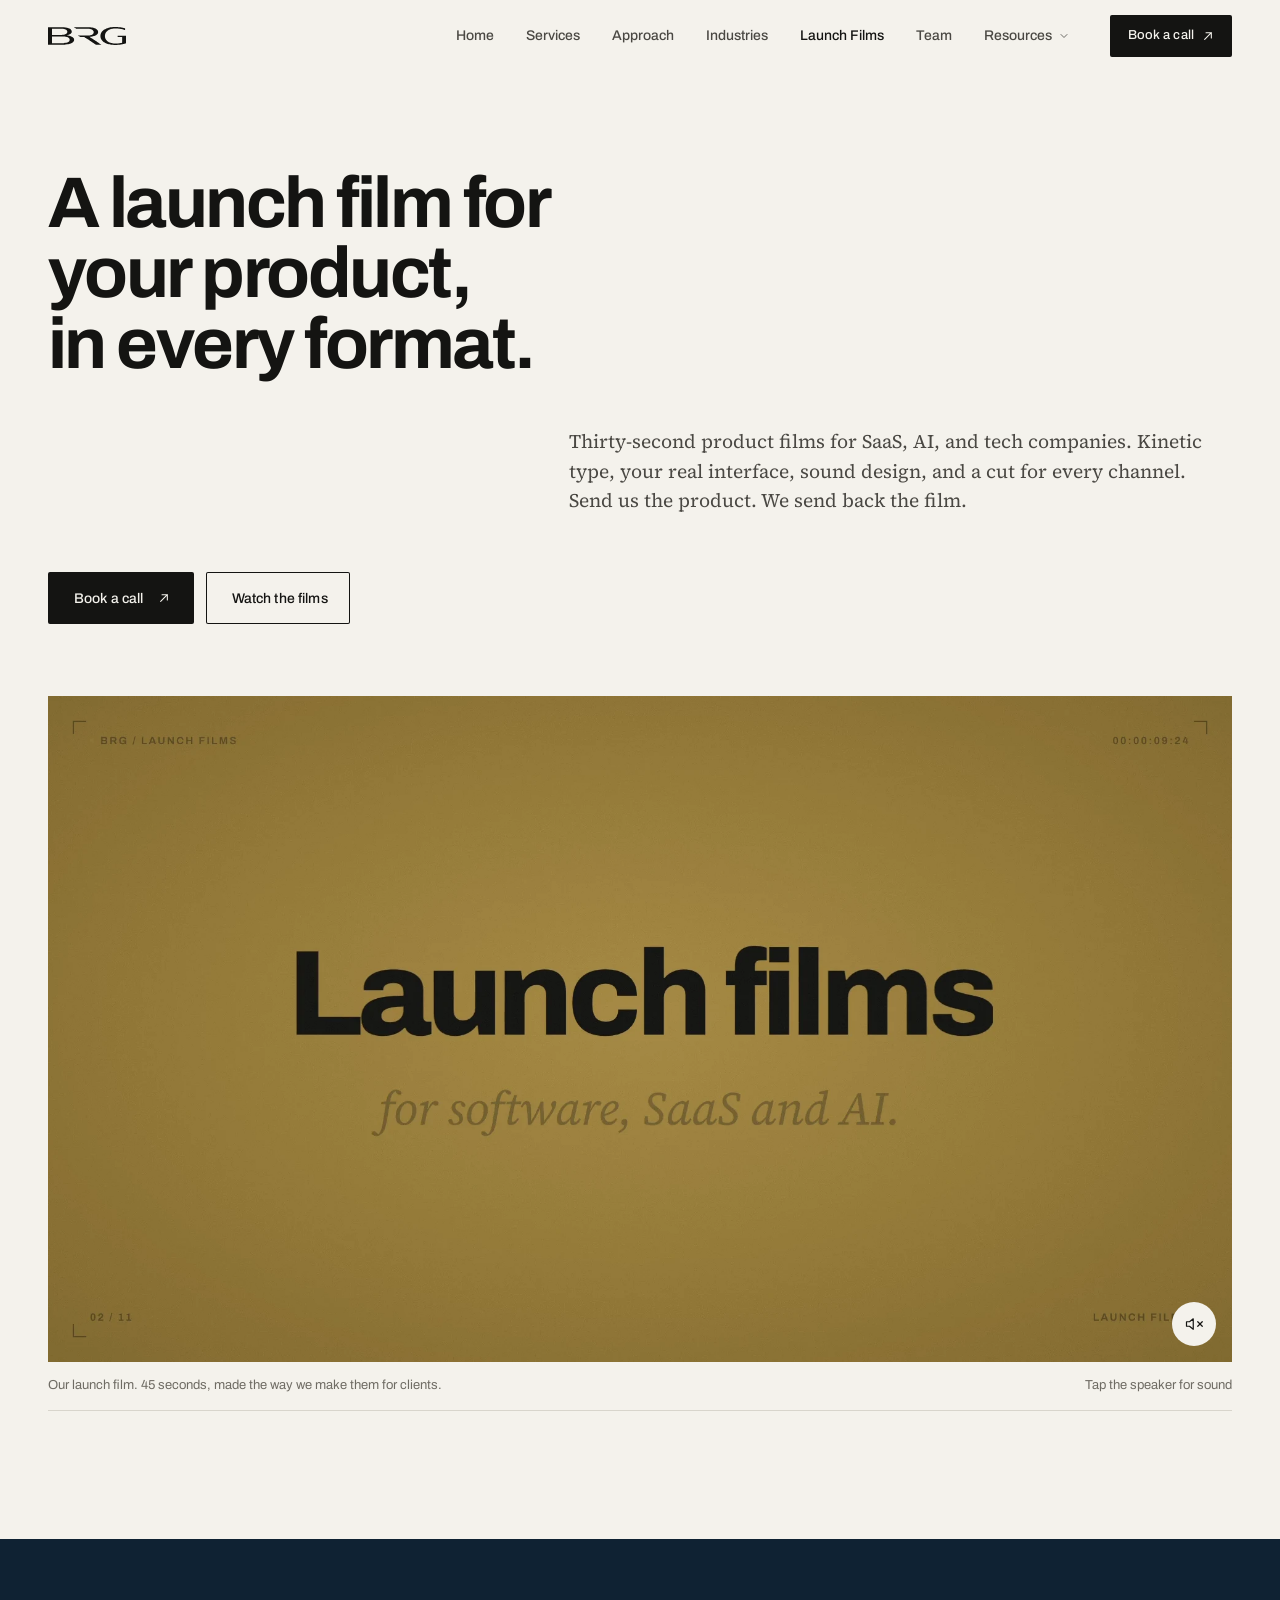
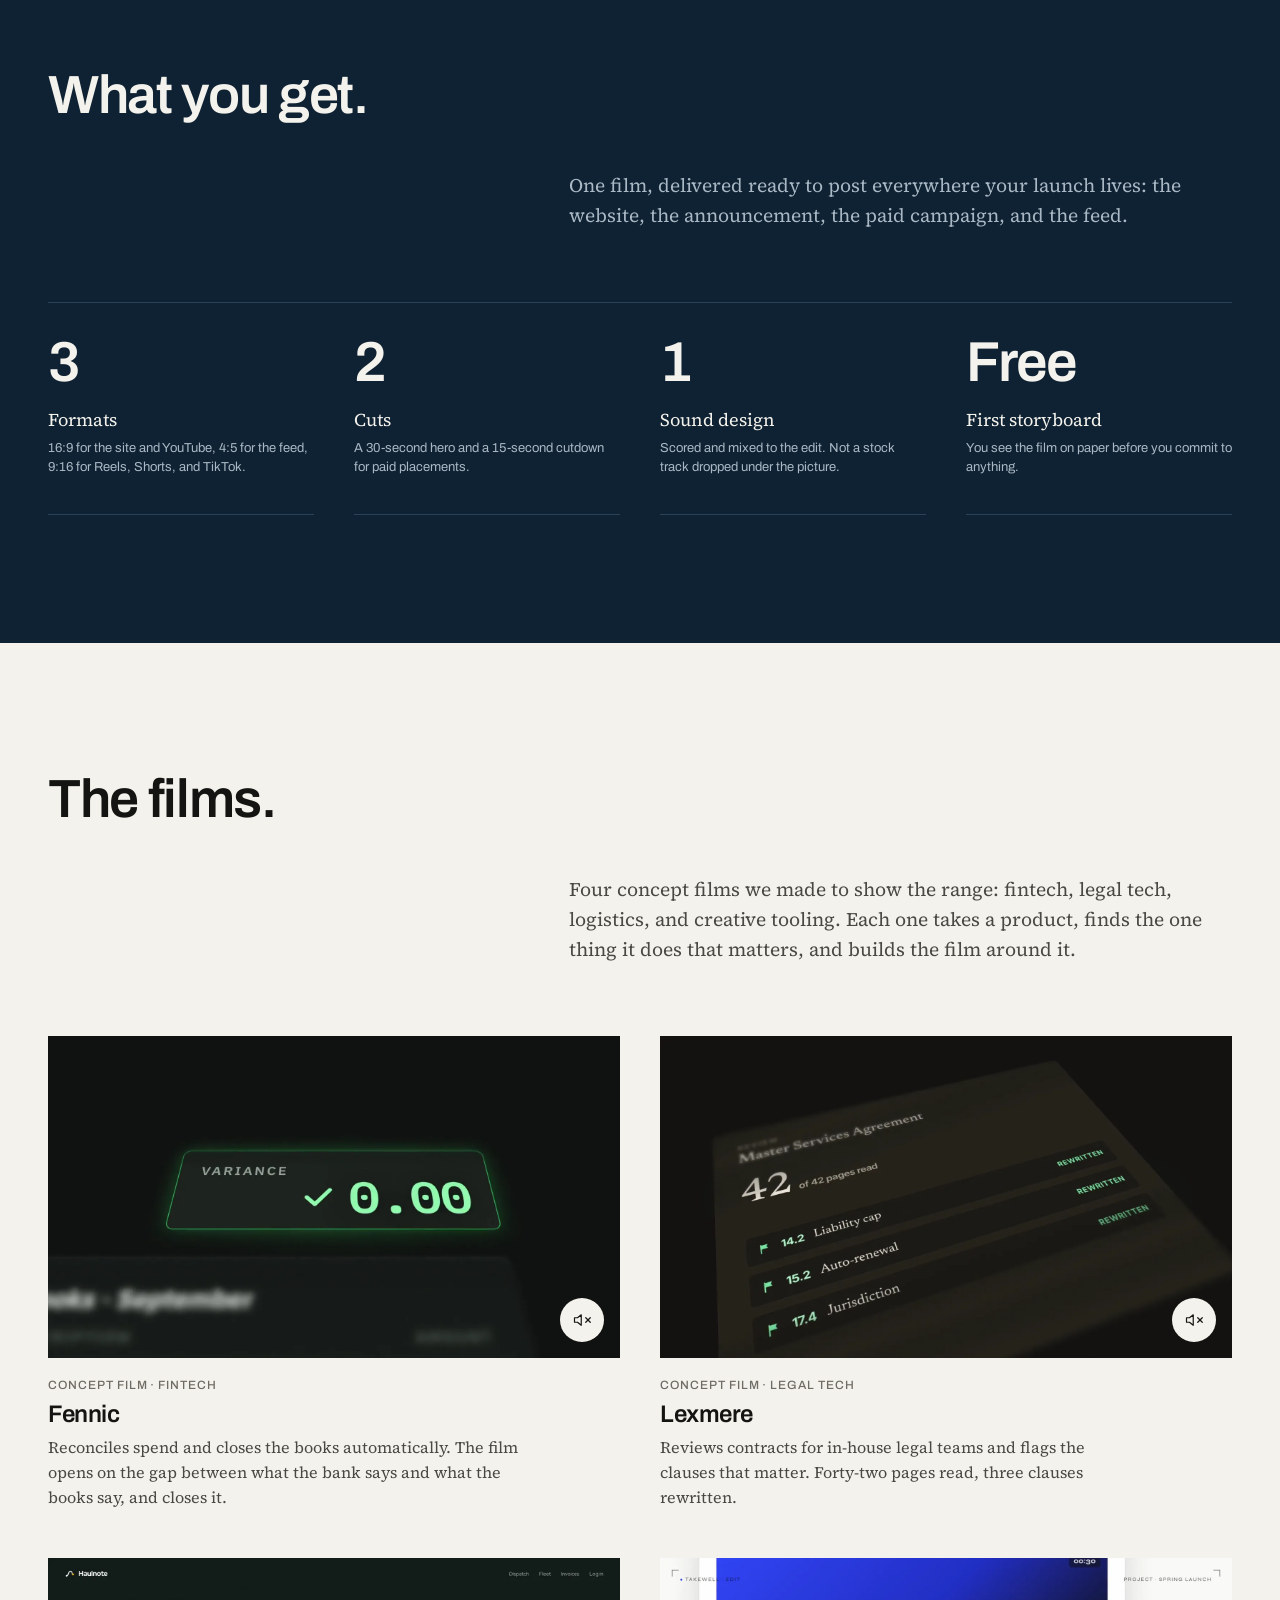
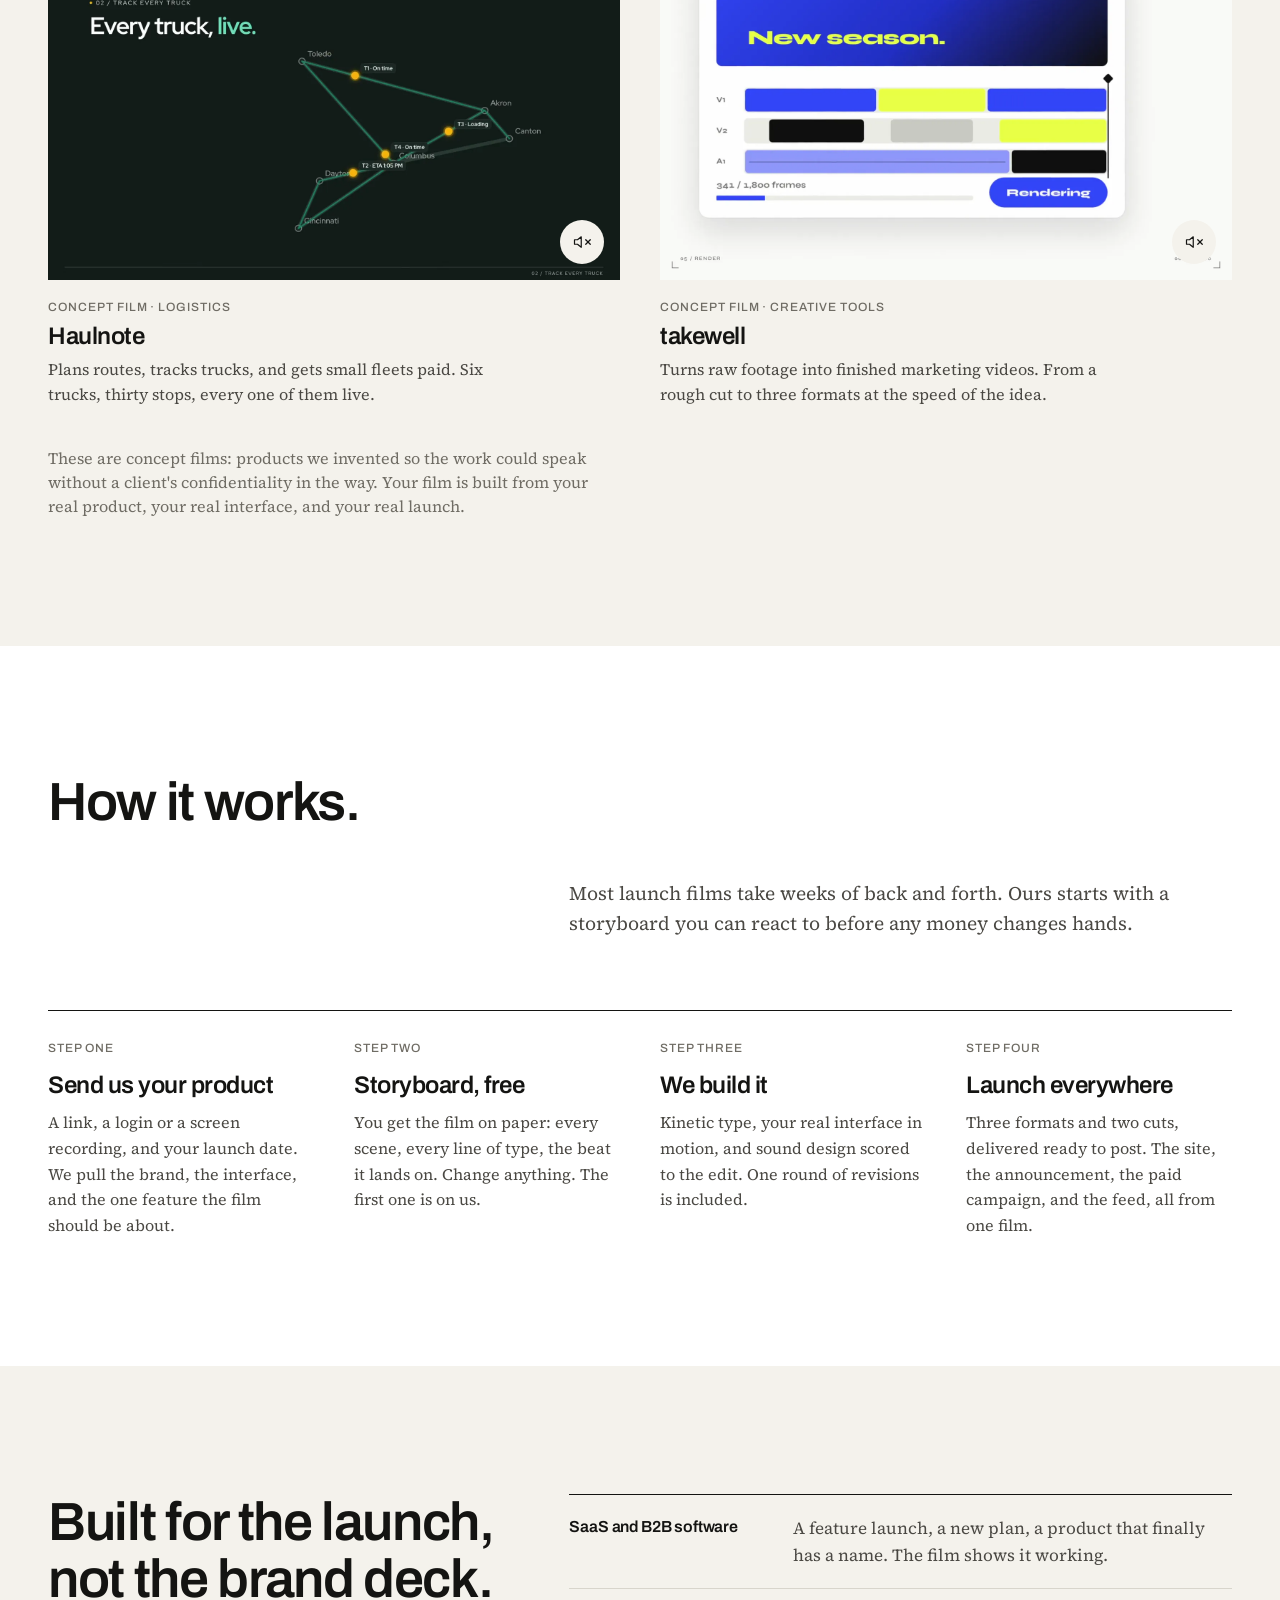
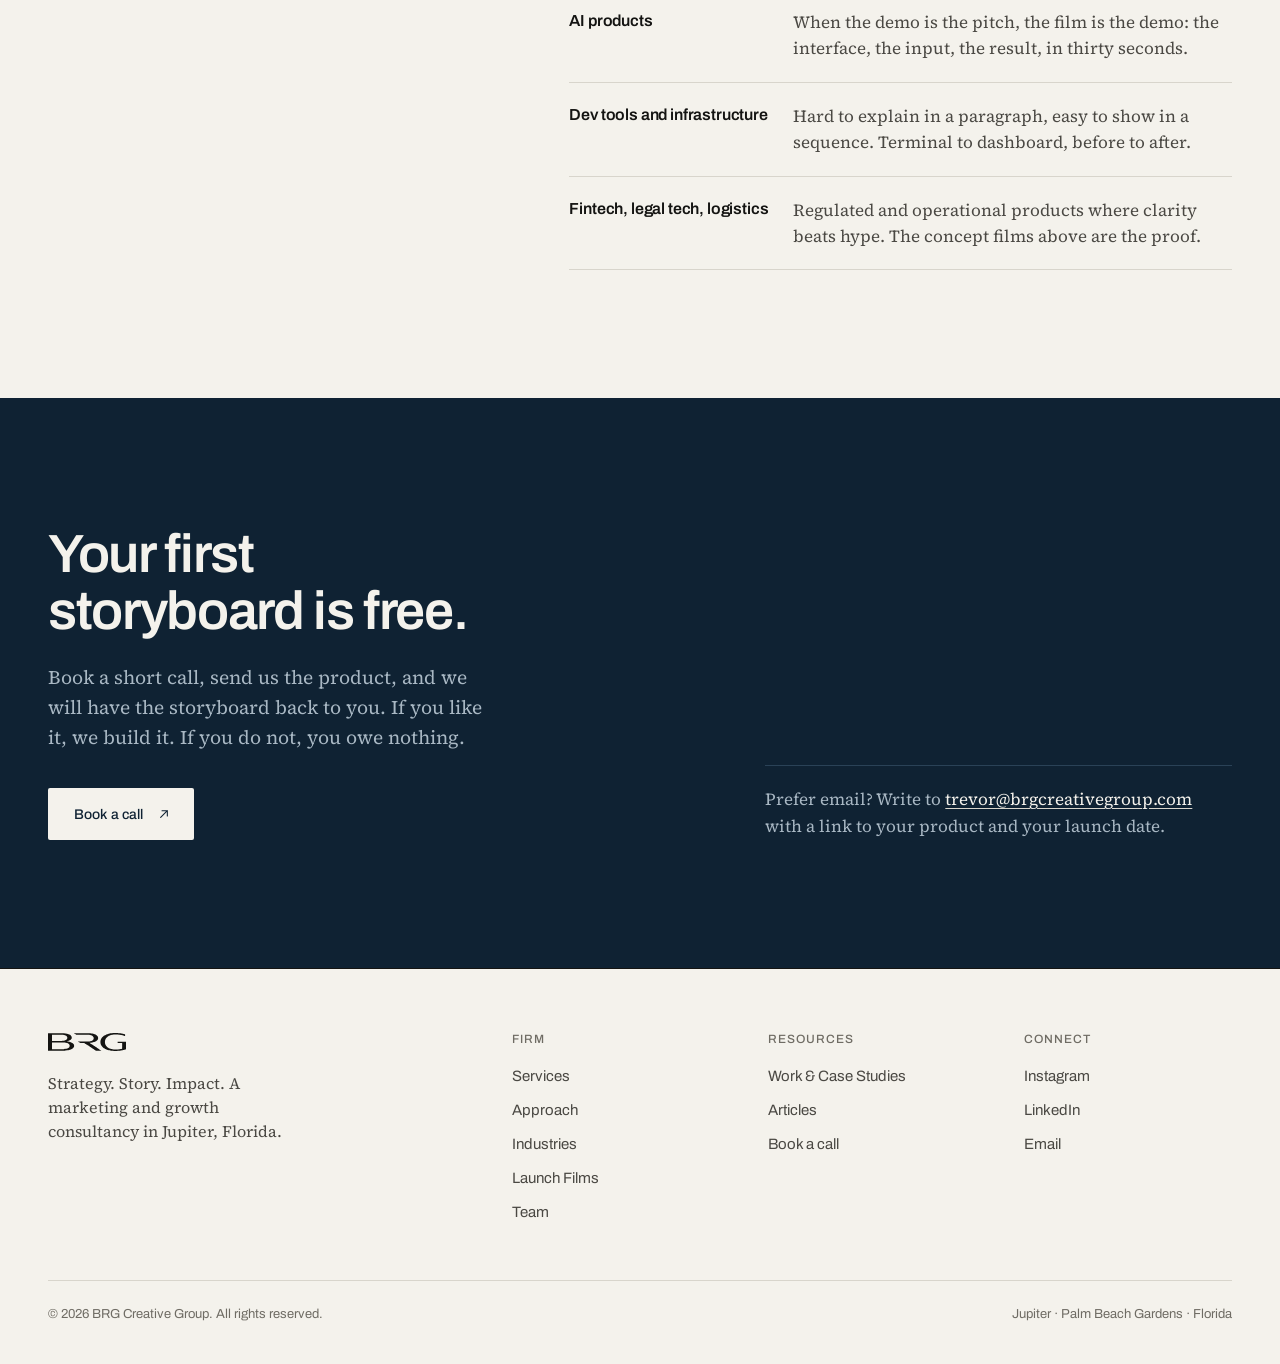
<file: launch-films.html>
<!DOCTYPE html>
<html lang="en">
<head>
<meta charset="UTF-8">
<meta name="viewport" content="width=device-width, initial-scale=1.0">
<title>Launch Films for SaaS, AI &amp; Tech Companies | BRG Creative Group</title>

<link rel="icon" type="image/png" href="/assets/favicon.png">
<link rel="apple-touch-icon" href="/assets/apple-touch-icon.png">

<meta name="description" content="Thirty-second launch films for software, AI, and tech products. Send us the product, we send back the film: three formats, two cuts, sound design. Your first storyboard is free.">
<meta property="og:type" content="website">
<meta property="og:url" content="https://www.brgcreativegroup.com/launch-films">
<link rel="canonical" href="https://www.brgcreativegroup.com/launch-films">
<meta property="og:title" content="Launch Films for SaaS, AI &amp; Tech Companies | BRG Creative Group">
<meta property="og:description" content="Send us your product. We send back the film. Three formats, two cuts, sound design, first storyboard free.">
<meta property="og:image" content="https://www.brgcreativegroup.com/assets/launch-brg-poster.webp">
<meta name="twitter:card" content="summary_large_image">

<link rel="preload" href="/assets/fonts/archivo-latin-700-normal.woff2" as="font" type="font/woff2" crossorigin>
<link rel="preload" href="/assets/fonts/source-serif-4-latin-400-normal.woff2" as="font" type="font/woff2" crossorigin>
<link rel="stylesheet" href="/assets/site.css">

<script type="application/ld+json">
{
  "@context": "https://schema.org",
  "@type": "Service",
  "name": "Launch Films",
  "serviceType": "Product launch video production",
  "provider": { "@type": "Organization", "name": "BRG Creative Group", "url": "https://www.brgcreativegroup.com" },
  "areaServed": "United States",
  "audience": { "@type": "Audience", "audienceType": "SaaS, AI, and technology companies" },
  "description": "Thirty-second launch films for software, AI, and tech products, delivered in three formats with a 30-second and a 15-second cut and sound design. The first storyboard is free.",
  "url": "https://www.brgcreativegroup.com/launch-films"
}
</script>

<style>
  .page-head { padding: calc(var(--nav-h) + 96px) 0 0; }
  .page-head h1 { font-size: clamp(40px, 5.6vw, 84px); max-width: 16ch; }
  .page-head .actions { display: flex; gap: 12px; flex-wrap: wrap; margin-top: 8px; }
  .page-head .head { margin-bottom: 56px; }

  /* Featured film */
  .feature .media { aspect-ratio: 16 / 9; }
  .feature .caption { display: flex; justify-content: space-between; gap: 24px; padding: 14px 0; border-bottom: 1px solid var(--rule); font-size: 13px; color: var(--ink-3); }

  /* Offer ledger */
  .offer { display: grid; grid-template-columns: repeat(4, 1fr); gap: 0 40px; border-top: 1px solid var(--field-rule); }
  .offer > div { padding: 32px 0 36px; border-bottom: 1px solid var(--field-rule); }
  .offer .val { font-size: clamp(44px, 4.4vw, 64px); font-weight: 600; letter-spacing: -0.03em; line-height: 1; color: var(--field-ink); }
  .offer .key { font-family: var(--serif); font-size: 18px; color: var(--field-ink); margin-top: 14px; }
  .offer .sub { font-size: 13px; color: var(--field-mute); margin-top: 6px; line-height: 1.5; }

  /* Films */
  .films { display: grid; grid-template-columns: 1fr 1fr; gap: 48px 40px; }
  .film .meta { margin-top: 18px; }
  .film .label { margin-bottom: 8px; }
  .film h3 { font-size: 24px; margin-bottom: 8px; }
  .film p { font-family: var(--serif); font-size: 16px; line-height: 1.55; color: var(--ink-2); max-width: 60ch; }
  .sound-btn { position: absolute; right: 16px; bottom: 16px; z-index: 2; width: 44px; height: 44px; border-radius: 50%; background: var(--paper); color: var(--ink); display: flex; align-items: center; justify-content: center; transition: transform 160ms var(--ease-out), background-color 200ms var(--ease-out); }
  .sound-btn:active { transform: scale(0.94); }
  .sound-btn svg { width: 18px; height: 18px; stroke: currentColor; fill: none; stroke-width: 1.6; stroke-linecap: round; stroke-linejoin: round; }
  .sound-btn .icon-on { display: none; }
  .sound-btn.is-on .icon-on { display: block; }
  .sound-btn.is-on .icon-off { display: none; }
  .sound-btn.is-on { background: var(--ink); color: var(--paper); }
  .films-note { margin-top: 40px; font-family: var(--serif); font-size: 16px; color: var(--ink-3); max-width: 70ch; }

  /* Process */
  .steps { display: grid; grid-template-columns: repeat(4, 1fr); gap: 40px; border-top: 1px solid var(--rule-strong); }
  .step { padding-top: 28px; position: relative; }
  .step::before { content: ''; position: absolute; top: -1px; left: 0; width: 48px; height: 1px; background: var(--ink); }
  .step .label { margin-bottom: 16px; }
  .step h3 { font-size: 24px; margin-bottom: 12px; }
  .step p { font-family: var(--serif); font-size: 16px; line-height: 1.6; color: var(--ink-2); }

  /* Fit */
  .fit { display: grid; grid-template-columns: minmax(0, 5fr) minmax(0, 7fr); gap: 48px; }
  .fit ul { border-top: 1px solid var(--rule-strong); }
  .fit li { display: grid; grid-template-columns: 200px minmax(0, 1fr); gap: 24px; padding: 20px 0; border-bottom: 1px solid var(--rule); }
  .fit li strong { font-weight: 600; letter-spacing: -0.01em; }
  .fit li span { font-family: var(--serif); font-size: 17px; color: var(--ink-2); line-height: 1.55; }

  /* Close */
  .close-grid { display: grid; grid-template-columns: minmax(0, 7fr) minmax(0, 5fr); gap: 64px; align-items: end; }
  .close-grid h2 { max-width: 14ch; margin-bottom: 24px; }
  .close-grid .lead { max-width: 44ch; margin-bottom: 36px; }
  .close-grid .aside { font-family: var(--serif); font-size: 17px; color: var(--field-mute); line-height: 1.6; border-top: 1px solid var(--field-rule); padding-top: 20px; }

  @media (max-width: 1100px) {
    .offer { grid-template-columns: 1fr 1fr; }
    .steps { grid-template-columns: 1fr 1fr; }
  }
  @media (max-width: 900px) {
    .page-head { padding-top: calc(var(--nav-h) + 56px); }
    .page-head .actions .btn { width: 100%; justify-content: center; }
    .films { grid-template-columns: 1fr; gap: 36px; }
    .steps { grid-template-columns: 1fr; gap: 32px; }
    .fit { grid-template-columns: 1fr; gap: 24px; }
    .fit li { grid-template-columns: 1fr; gap: 6px; }
    .close-grid { grid-template-columns: 1fr; gap: 32px; }
    .close-grid h2 { max-width: none; }
    .close-grid .btn { width: 100%; justify-content: center; }
  }
  @media (max-width: 480px) {
    .offer { grid-template-columns: 1fr; }
  }
</style>
</head>
<body>
<a class="skip" href="#main">Skip to content</a>

<header class="nav">
  <div class="wrap">
    <a class="brand" href="/" aria-label="BRG Creative Group home"><svg class="brand-mark" aria-hidden="true" focusable="false" xmlns="http://www.w3.org/2000/svg" viewBox="0 0 464.6 107.1" fill="currentColor" fill-rule="evenodd"><path d="M396.44 106.99C395.48 106.94 393.25 106.84 391.50 106.77C388.06 106.62 386.14 106.48 383.50 106.19C382.57 106.09 381.05 105.95 380.11 105.88C379.18 105.81 377.99 105.68 377.49 105.57C375.74 105.22 375.06 105.12 373.79 104.99C373.09 104.93 372.15 104.76 371.71 104.62C371.26 104.48 370.46 104.32 369.92 104.25C368.99 104.13 368.36 104.01 365.19 103.31C364.43 103.14 363.27 102.92 362.60 102.82C361.93 102.71 361.01 102.49 360.56 102.32C360.11 102.15 359.45 101.97 359.09 101.93C358.73 101.88 358.04 101.69 357.56 101.50C357.08 101.31 356.49 101.12 356.25 101.07C355.66 100.95 353.14 100.17 352.06 99.78C351.58 99.61 350.68 99.28 350.06 99.07C349.44 98.85 348.71 98.55 348.44 98.41C348.16 98.27 347.68 98.08 347.37 98.00C347.07 97.92 346.59 97.73 346.31 97.57C346.04 97.41 345.67 97.24 345.50 97.19C345.18 97.10 343.78 96.48 341.77 95.54C341.12 95.25 340.57 95.00 340.53 95.00C340.49 95.00 340.18 94.82 339.83 94.59C339.49 94.37 338.93 94.05 338.60 93.88C338.02 93.58 336.70 92.80 334.19 91.28C333.57 90.90 332.90 90.50 332.70 90.39C329.33 88.50 325.40 84.90 320.78 79.47C319.75 78.26 317.84 75.50 317.60 74.88C317.54 74.71 317.36 74.39 317.20 74.19C316.58 73.36 315.08 70.25 314.61 68.79C314.46 68.32 314.20 67.60 314.03 67.19C313.86 66.78 313.65 65.97 313.54 65.39C313.44 64.81 313.25 64.05 313.11 63.70C312.97 63.34 312.73 62.03 312.56 60.69C312.39 59.38 312.16 57.67 312.05 56.88C311.81 55.22 311.87 52.33 312.18 49.81C312.28 48.99 312.46 47.44 312.57 46.38C312.71 45.13 312.88 44.17 313.07 43.68C313.22 43.26 313.44 42.49 313.55 41.96C313.65 41.44 313.88 40.67 314.06 40.26C314.23 39.85 314.51 39.10 314.68 38.60C315.01 37.58 315.55 36.35 316.19 35.11C316.43 34.65 316.62 34.20 316.62 34.10C316.62 34.00 316.86 33.55 317.16 33.09C317.45 32.64 318.09 31.63 318.59 30.85C319.09 30.07 319.73 29.14 320.03 28.79C320.32 28.43 320.90 27.73 321.31 27.23C322.52 25.76 326.56 21.70 328.12 20.39C329.74 19.03 331.91 17.41 332.75 16.93C333.06 16.76 333.73 16.34 334.25 16.00C334.77 15.67 335.81 15.04 336.56 14.62C337.32 14.19 338.25 13.65 338.64 13.42C339.03 13.19 339.43 13.00 339.52 13.00C339.62 13.00 339.95 12.84 340.26 12.65C340.95 12.21 344.89 10.28 346.06 9.80C346.54 9.61 347.05 9.38 347.19 9.30C347.32 9.21 347.74 9.06 348.10 8.95C348.47 8.84 348.95 8.65 349.17 8.51C349.38 8.38 349.90 8.17 350.31 8.06C350.73 7.94 351.34 7.71 351.69 7.56C352.47 7.20 356.08 6.06 357.00 5.87C357.38 5.79 358.06 5.59 358.51 5.43C358.96 5.26 359.81 5.04 360.40 4.95C360.98 4.85 361.85 4.64 362.33 4.47C362.80 4.30 363.54 4.12 363.98 4.07C364.42 4.02 365.25 3.85 365.83 3.68C366.41 3.51 367.40 3.29 368.03 3.20C369.67 2.94 372.83 2.41 374.38 2.12C375.10 1.99 376.26 1.83 376.95 1.76C377.64 1.69 378.29 1.60 378.39 1.57C378.84 1.40 381.25 1.10 383.00 1.00C384.07 0.94 385.87 0.78 387.00 0.65C390.92 0.18 391.97 0.13 399.50 0.07C409.88 -0.02 416.73 0.21 419.62 0.74C420.00 0.81 421.35 0.93 422.62 0.99C423.90 1.06 425.58 1.23 426.38 1.37C427.17 1.51 428.57 1.68 429.50 1.75C430.43 1.83 431.67 1.99 432.25 2.13C432.83 2.26 433.76 2.42 434.31 2.49C434.86 2.56 435.79 2.72 436.38 2.86C436.96 3.00 437.97 3.17 438.62 3.24C439.28 3.32 440.09 3.46 440.44 3.57C440.78 3.68 441.77 3.87 442.62 3.99C443.48 4.12 444.48 4.34 444.84 4.48C445.20 4.63 446.02 4.81 446.65 4.88C447.29 4.96 448.12 5.14 448.50 5.28C448.88 5.42 449.78 5.66 450.50 5.83C451.22 5.99 452.29 6.26 452.88 6.43C453.46 6.60 454.36 6.86 454.88 7.00C456.08 7.35 456.31 7.42 457.06 7.73C457.41 7.87 457.87 8.05 458.10 8.13C458.32 8.22 458.56 8.38 458.62 8.50C458.69 8.62 458.75 10.78 458.76 13.30C458.78 17.59 458.76 17.90 458.55 18.14C458.27 18.44 457.80 18.41 456.75 18.03C456.37 17.89 455.25 17.50 454.25 17.17C453.25 16.84 451.73 16.33 450.88 16.03C450.02 15.73 448.75 15.32 448.06 15.13C447.38 14.93 446.66 14.71 446.48 14.64C446.30 14.57 445.29 14.31 444.23 14.06C443.18 13.82 441.98 13.50 441.56 13.37C441.15 13.24 440.31 13.05 439.70 12.94C439.09 12.84 438.24 12.64 437.82 12.51C437.39 12.38 436.40 12.18 435.61 12.06C434.83 11.95 433.68 11.74 433.06 11.61C432.44 11.48 431.54 11.31 431.06 11.24C430.58 11.17 429.62 11.01 428.94 10.88C428.25 10.75 427.38 10.60 427.00 10.56C426.62 10.52 425.52 10.37 424.56 10.23C421.73 9.82 421.13 9.76 419.86 9.76C419.20 9.75 418.36 9.69 417.99 9.62C415.37 9.13 413.79 9.06 403.81 9.06C394.06 9.06 394.06 9.06 391.19 9.40C389.61 9.58 387.86 9.77 387.31 9.81C386.76 9.86 385.69 10.00 384.94 10.13C384.18 10.26 383.03 10.44 382.38 10.55C380.60 10.82 378.25 11.33 377.49 11.61C377.12 11.74 376.50 11.92 376.12 12.00C375.75 12.08 374.93 12.31 374.31 12.50C373.69 12.70 372.85 12.94 372.44 13.04C371.34 13.31 368.91 14.16 368.17 14.54C367.82 14.72 367.27 14.93 366.94 15.01C366.62 15.09 365.61 15.54 364.70 16.00C363.80 16.46 362.91 16.89 362.74 16.94C362.41 17.04 360.61 18.07 359.50 18.78C359.12 19.03 358.48 19.44 358.06 19.70C356.75 20.53 354.93 21.88 353.38 23.18C351.43 24.81 351.03 25.19 349.57 26.73C347.72 28.69 345.39 31.55 344.54 32.92C343.72 34.25 341.75 37.99 341.75 38.23C341.75 38.30 341.50 39.03 341.20 39.84C340.90 40.65 340.59 41.62 340.51 42.00C340.44 42.38 340.24 43.14 340.07 43.69C339.38 45.93 338.91 49.21 338.80 52.44C338.71 55.06 338.99 59.23 339.31 60.12C339.42 60.42 339.57 61.24 339.64 61.93C339.72 62.62 339.91 63.55 340.06 64.00C340.22 64.45 340.42 65.12 340.50 65.50C340.59 65.88 340.84 66.64 341.06 67.19C341.29 67.74 341.51 68.33 341.56 68.50C341.66 68.86 342.67 71.14 342.97 71.69C343.08 71.89 343.35 72.40 343.56 72.81C344.28 74.19 344.83 74.99 346.49 77.06C348.64 79.74 350.75 81.90 353.45 84.20C354.89 85.42 356.50 86.61 357.15 86.95C357.38 87.06 357.79 87.31 358.06 87.50C358.53 87.82 360.02 88.65 362.56 90.02C364.19 90.89 366.36 91.94 366.94 92.13C367.21 92.22 367.83 92.48 368.31 92.71C368.79 92.94 369.34 93.12 369.54 93.12C369.74 93.12 370.18 93.27 370.52 93.44C370.86 93.61 371.51 93.83 371.95 93.94C372.39 94.04 372.98 94.24 373.26 94.38C373.54 94.52 374.23 94.75 374.79 94.88C376.39 95.25 377.86 95.62 378.81 95.88C379.29 96.02 380.14 96.18 380.69 96.25C381.24 96.31 382.02 96.48 382.43 96.62C382.89 96.78 383.79 96.93 384.75 97.01C386.38 97.14 387.43 97.27 389.31 97.58C390.42 97.76 393.01 97.91 398.50 98.11C401.30 98.22 408.18 98.12 414.80 97.87C417.48 97.77 418.54 97.69 419.42 97.49C420.05 97.35 421.63 97.16 422.94 97.07C424.46 96.96 425.81 96.79 426.69 96.59C427.44 96.42 428.51 96.24 429.06 96.19C429.61 96.15 430.54 96.01 431.12 95.88C431.71 95.75 432.50 95.61 432.88 95.56C433.25 95.52 434.10 95.35 434.75 95.19C435.40 95.03 436.30 94.87 436.75 94.83C437.20 94.79 437.93 94.63 438.38 94.46C438.83 94.29 439.54 94.08 439.96 94.00C441.38 93.72 441.22 95.70 441.32 77.06C441.40 60.88 441.40 60.81 441.15 60.50C440.90 60.19 440.90 60.19 437.23 60.11C435.21 60.06 429.42 60.02 424.35 60.01C415.14 60.00 415.14 60.00 414.79 59.70C414.44 59.40 414.44 59.40 414.40 56.54C414.36 53.39 414.45 52.82 415.00 52.54C415.24 52.42 419.65 52.38 435.44 52.38C446.51 52.38 457.36 52.34 459.56 52.30C462.37 52.24 463.67 52.26 463.91 52.36C464.67 52.66 464.62 51.38 464.62 74.62C464.62 97.87 464.67 96.58 463.91 96.89C463.72 96.97 463.14 97.22 462.62 97.44C462.11 97.67 461.35 97.96 460.94 98.10C460.52 98.23 459.85 98.46 459.44 98.60C458.48 98.92 455.19 99.85 454.12 100.09C453.68 100.19 452.86 100.41 452.30 100.58C451.74 100.75 450.70 100.99 449.98 101.12C449.27 101.25 448.38 101.47 448.00 101.60C447.62 101.74 446.98 101.88 446.56 101.93C446.15 101.97 445.28 102.17 444.62 102.37C443.97 102.57 442.37 102.90 441.06 103.12C439.76 103.34 438.12 103.65 437.44 103.81C436.75 103.97 435.62 104.14 434.94 104.19C434.20 104.24 433.29 104.40 432.73 104.58C432.09 104.78 431.22 104.92 430.10 105.00C428.72 105.11 426.50 105.43 425.44 105.69C425.30 105.73 424.12 105.81 422.81 105.87C421.51 105.94 420.13 106.05 419.75 106.13C418.80 106.32 414.42 106.65 410.12 106.86C406.86 107.02 398.72 107.10 396.44 106.99ZM315.70 105.78C315.65 105.73 308.84 105.66 300.58 105.62C283.70 105.55 285.56 105.67 283.95 104.58C283.52 104.30 282.79 103.82 282.31 103.52C279.75 101.94 276.61 99.86 276.06 99.37C275.93 99.25 275.64 99.06 275.44 98.95C275.23 98.84 274.69 98.48 274.23 98.15C272.93 97.22 271.80 96.45 270.25 95.41C266.12 92.66 263.49 90.92 262.88 90.54C261.48 89.66 258.68 87.85 258.38 87.62C258.20 87.49 257.78 87.21 257.44 87.00C257.09 86.79 256.50 86.39 256.12 86.12C255.25 85.48 253.47 84.26 252.96 83.94C252.74 83.81 252.08 83.36 251.50 82.94C249.89 81.80 245.67 79.00 245.55 79.00C245.49 79.00 245.12 78.79 244.72 78.53C244.33 78.27 243.64 77.84 243.19 77.56C242.10 76.90 238.17 74.30 237.00 73.47C236.83 73.34 236.07 72.84 235.33 72.34C234.58 71.84 233.88 71.38 233.78 71.31C233.67 71.24 233.13 70.89 232.58 70.54C232.02 70.18 231.31 69.71 231.00 69.50C230.69 69.29 229.96 68.81 229.38 68.44C228.17 67.66 227.37 67.12 226.59 66.55C226.30 66.34 225.83 66.04 225.54 65.90C225.25 65.75 224.98 65.57 224.94 65.51C224.90 65.44 224.58 65.21 224.22 65.00C223.12 64.34 219.25 61.75 217.39 60.43C216.96 60.12 216.96 60.12 213.39 60.12C209.38 60.12 207.13 60.00 204.49 59.63C203.50 59.49 201.93 59.32 201.00 59.25C194.86 58.79 190.87 58.16 189.19 57.37C186.88 56.30 185.92 55.84 185.69 55.71C185.07 55.37 183.14 54.31 182.69 54.07C182.41 53.93 181.91 53.63 181.57 53.40C181.23 53.18 180.86 53.00 180.75 53.00C180.63 53.00 180.14 52.73 179.65 52.41C178.75 51.82 178.51 51.41 178.90 51.17C178.98 51.12 192.57 51.06 209.10 51.04C225.63 51.02 239.20 50.97 239.25 50.93C239.31 50.90 240.50 50.82 241.90 50.75C243.29 50.68 245.06 50.51 245.81 50.38C246.57 50.24 247.87 50.05 248.71 49.94C249.57 49.83 250.73 49.58 251.36 49.37C251.99 49.17 252.65 49.00 252.84 49.00C253.03 49.00 253.58 48.85 254.06 48.68C254.54 48.50 255.39 48.23 255.94 48.07C256.49 47.91 257.25 47.65 257.62 47.50C258.00 47.35 258.63 47.12 259.02 46.99C260.26 46.59 263.44 44.94 264.06 44.38C264.20 44.26 264.45 44.08 264.62 44.00C265.99 43.30 268.81 40.52 269.63 39.06C269.76 38.83 270.01 38.42 270.18 38.16C270.53 37.62 271.31 35.75 271.51 34.96C271.83 33.67 271.95 31.11 271.79 29.10C271.64 27.23 271.60 27.06 271.02 25.54C270.18 23.35 269.46 22.22 267.62 20.21C266.99 19.52 264.15 17.32 262.98 16.61C261.30 15.60 258.33 14.25 257.11 13.94C256.67 13.83 255.74 13.54 255.05 13.31C254.36 13.07 253.67 12.87 253.53 12.87C253.39 12.87 252.75 12.71 252.11 12.52C251.46 12.32 250.63 12.12 250.25 12.07C249.87 12.02 248.97 11.82 248.25 11.62C247.42 11.39 246.36 11.21 245.38 11.13C244.52 11.06 243.47 10.95 243.06 10.88C240.99 10.53 236.76 10.49 202.69 10.46C167.56 10.44 167.56 10.44 166.89 10.09C166.52 9.90 166.06 9.62 165.86 9.47C165.18 8.93 163.98 8.14 161.54 6.62C161.15 6.38 160.40 5.91 159.87 5.56C159.34 5.22 158.74 4.84 158.55 4.72C158.35 4.60 157.79 4.25 157.31 3.94C156.83 3.63 156.09 3.21 155.67 3.01C155.24 2.81 154.84 2.54 154.76 2.40C154.58 2.05 154.59 1.56 154.78 1.41C154.88 1.33 170.05 1.30 198.12 1.31C237.44 1.34 241.41 1.36 242.44 1.55C243.16 1.68 244.95 1.80 247.44 1.88C251.28 2.01 253.84 2.20 256.38 2.56C257.10 2.66 258.95 2.89 260.50 3.06C262.05 3.24 263.85 3.49 264.50 3.63C265.15 3.76 266.26 3.96 266.95 4.06C267.64 4.16 268.51 4.35 268.87 4.50C269.23 4.64 269.95 4.81 270.48 4.89C271.01 4.96 271.83 5.16 272.31 5.33C272.79 5.50 273.61 5.75 274.12 5.87C275.16 6.13 277.87 7.12 278.75 7.56C279.06 7.71 279.54 7.91 279.81 8.00C280.09 8.09 280.62 8.32 281.00 8.51C281.38 8.71 282.00 9.01 282.38 9.18C283.82 9.85 285.81 10.97 287.15 11.89C287.65 12.23 288.29 12.66 288.56 12.85C290.37 14.06 293.46 17.06 294.90 19.01C295.55 19.89 296.53 21.66 296.81 22.48C296.97 22.94 297.22 23.59 297.37 23.92C297.97 25.32 298.46 30.73 298.13 32.19C298.06 32.46 297.95 33.22 297.87 33.87C297.77 34.65 297.52 35.64 297.13 36.81C296.16 39.62 295.08 41.31 292.69 43.70C290.36 46.04 288.18 47.68 285.67 49.00C285.32 49.18 284.87 49.45 284.67 49.59C284.34 49.83 283.86 50.06 280.94 51.44C280.32 51.73 279.51 52.07 279.13 52.19C278.76 52.31 278.28 52.51 278.07 52.63C277.86 52.75 277.35 52.92 276.94 53.00C276.52 53.09 275.88 53.31 275.50 53.50C275.12 53.69 274.60 53.88 274.34 53.93C274.08 53.97 273.63 54.12 273.34 54.24C272.79 54.48 270.10 55.16 269.12 55.31C268.82 55.36 268.14 55.53 267.62 55.70C267.11 55.86 266.22 56.05 265.65 56.12C265.08 56.19 264.16 56.38 263.59 56.55C263.03 56.73 261.97 56.92 261.24 57.00C260.51 57.07 259.53 57.21 259.05 57.30C256.74 57.77 256.22 57.85 255.06 57.93C254.38 57.97 252.83 58.12 251.62 58.25C250.42 58.39 249.13 58.51 248.76 58.53C247.58 58.59 247.54 59.41 248.69 60.01C249.03 60.18 249.73 60.60 250.24 60.94C250.75 61.28 251.50 61.77 251.90 62.03C252.80 62.61 253.89 63.31 254.70 63.83C255.04 64.05 255.48 64.35 255.69 64.49C256.05 64.75 257.27 65.53 258.91 66.55C259.34 66.82 259.91 67.20 260.19 67.40C260.46 67.59 261.15 68.05 261.71 68.41C264.25 70.03 266.38 71.45 267.12 72.01C267.57 72.34 268.15 72.73 268.40 72.87C268.66 73.01 269.20 73.34 269.61 73.60C270.02 73.85 270.51 74.16 270.70 74.28C270.90 74.39 271.69 74.90 272.45 75.40C274.30 76.62 274.86 76.98 276.17 77.84C276.78 78.24 277.58 78.76 277.94 79.00C278.30 79.24 278.87 79.62 279.20 79.84C279.54 80.06 280.07 80.42 280.38 80.63C280.68 80.85 281.49 81.37 282.17 81.79C283.59 82.69 284.39 83.21 285.58 84.03C286.05 84.35 286.92 84.94 287.52 85.34C288.11 85.74 288.68 86.12 288.78 86.19C289.26 86.53 293.21 89.11 293.78 89.47C295.25 90.38 296.59 91.26 297.07 91.62C297.36 91.83 297.64 92.00 297.70 92.00C297.76 92.00 297.95 92.12 298.12 92.26C298.30 92.40 298.92 92.82 299.50 93.21C300.08 93.59 301.11 94.28 301.78 94.74C302.44 95.19 303.29 95.76 303.66 96.00C304.39 96.47 305.42 97.16 306.12 97.66C306.90 98.20 309.12 99.68 309.57 99.95C309.80 100.09 310.12 100.32 310.28 100.45C310.44 100.59 310.98 101.00 311.50 101.36C312.02 101.71 312.63 102.14 312.88 102.31C314.12 103.18 314.75 103.58 315.41 103.91C316.35 104.38 316.81 105.09 316.47 105.53C316.28 105.76 315.83 105.92 315.70 105.78ZM29.33 105.62C0.73 105.56 0.73 105.56 0.36 105.15C-0.00 104.75 -0.00 104.75 -0.00 53.44C-0.00 2.14 -0.00 2.14 0.28 1.81C0.44 1.63 0.76 1.44 1.00 1.39C1.74 1.23 82.34 1.31 83.94 1.48C84.69 1.55 87.31 1.71 89.75 1.81C92.19 1.92 94.67 2.06 95.25 2.13C96.37 2.26 97.90 2.41 100.19 2.62C102.56 2.84 103.73 2.99 106.44 3.45C107.88 3.70 109.48 3.95 110.00 4.02C110.52 4.09 111.58 4.31 112.38 4.50C113.17 4.69 114.07 4.89 114.38 4.94C114.68 4.99 115.44 5.18 116.06 5.38C116.68 5.57 117.81 5.91 118.56 6.13C121.51 7.00 123.76 7.80 125.06 8.43C125.41 8.60 126.45 9.11 127.38 9.56C132.38 11.99 135.73 14.44 137.73 17.12C139.95 20.10 140.44 21.21 140.99 24.47C141.68 28.50 140.93 33.10 139.19 35.43C138.98 35.71 138.72 36.08 138.61 36.25C138.18 36.92 136.17 39.06 135.29 39.79C133.32 41.41 131.45 42.61 129.38 43.58C128.45 44.02 127.47 44.49 127.21 44.63C126.94 44.78 126.41 45.00 126.03 45.14C125.65 45.27 125.27 45.43 125.18 45.50C125.10 45.57 124.58 45.80 124.04 45.99C123.50 46.19 122.55 46.55 121.93 46.79C120.50 47.35 118.28 47.96 116.75 48.20C115.44 48.41 114.79 48.73 114.67 49.22C114.56 49.65 114.99 50.00 115.61 50.00C115.86 50.00 116.54 50.12 117.11 50.25C117.69 50.39 118.73 50.59 119.43 50.70C120.12 50.80 121.00 50.96 121.38 51.06C121.75 51.16 122.51 51.29 123.05 51.37C123.60 51.44 124.49 51.64 125.03 51.81C125.57 51.99 126.15 52.12 126.33 52.12C126.50 52.12 127.08 52.27 127.60 52.45C128.13 52.63 128.98 52.88 129.48 53.01C129.99 53.14 130.58 53.35 130.80 53.49C131.01 53.62 131.44 53.76 131.75 53.81C132.06 53.86 132.82 54.09 133.44 54.32C134.06 54.55 134.96 54.86 135.44 55.01C136.60 55.37 139.05 56.43 140.69 57.28C140.96 57.42 141.61 57.76 142.12 58.03C144.01 59.01 145.32 59.83 146.93 61.05C148.20 62.01 151.26 64.99 151.97 65.96C152.82 67.11 153.61 68.38 153.76 68.85C153.84 69.10 154.01 69.47 154.14 69.68C154.26 69.89 154.57 70.91 154.82 71.94C155.38 74.27 155.53 77.07 155.20 79.19C154.96 80.68 154.38 82.92 154.09 83.44C153.98 83.64 153.79 84.04 153.68 84.31C153.58 84.59 153.28 85.12 153.03 85.50C152.78 85.88 152.43 86.41 152.26 86.68C151.04 88.53 147.32 92.05 145.24 93.31C145.02 93.45 144.49 93.77 144.07 94.03C143.65 94.29 142.86 94.72 142.31 94.99C141.76 95.26 141.17 95.57 141.00 95.67C140.72 95.84 139.82 96.28 137.25 97.47C136.80 97.68 136.20 97.91 135.91 97.99C135.62 98.07 135.03 98.30 134.60 98.50C134.17 98.71 133.73 98.87 133.63 98.87C133.53 98.87 133.08 99.01 132.63 99.18C132.18 99.34 131.03 99.69 130.06 99.94C129.10 100.20 128.00 100.52 127.62 100.65C127.25 100.78 126.51 100.97 125.98 101.06C125.45 101.16 124.80 101.35 124.53 101.49C124.26 101.62 123.48 101.83 122.80 101.94C122.12 102.05 121.14 102.24 120.62 102.38C120.10 102.51 117.80 102.90 115.49 103.25C110.24 104.04 109.95 104.08 107.75 104.25C106.75 104.33 105.38 104.51 104.69 104.64C103.82 104.82 102.50 104.93 100.38 105.01C98.69 105.07 96.47 105.18 95.44 105.25C94.41 105.32 92.78 105.43 91.81 105.49C89.51 105.65 64.71 105.70 29.33 105.62ZM93.08 96.28C97.87 96.05 104.39 95.17 107.19 94.37C107.88 94.17 108.75 93.98 109.12 93.93C109.50 93.89 110.19 93.69 110.65 93.49C111.10 93.29 111.60 93.12 111.75 93.12C111.90 93.12 112.57 92.91 113.23 92.64C113.89 92.38 114.60 92.12 114.80 92.07C115.21 91.98 117.40 91.02 118.19 90.60C118.46 90.45 119.05 90.14 119.50 89.91C123.26 87.95 125.21 86.16 127.11 82.93C127.39 82.44 127.62 81.98 127.62 81.89C127.62 81.81 127.79 81.38 128.00 80.95C128.20 80.51 128.43 79.77 128.50 79.30C128.58 78.82 128.72 78.08 128.82 77.65C129.05 76.64 129.05 75.42 128.82 74.51C128.71 74.12 128.57 73.39 128.50 72.90C128.42 72.34 128.21 71.64 127.94 71.07C127.70 70.56 127.50 70.11 127.50 70.07C127.50 70.03 127.32 69.72 127.09 69.38C126.87 69.04 126.55 68.53 126.38 68.23C125.80 67.23 123.44 65.00 121.88 63.98C119.53 62.44 116.80 61.12 113.62 60.01C112.89 59.75 112.24 59.51 112.16 59.46C112.08 59.41 111.46 59.23 110.79 59.07C107.75 58.31 106.17 57.99 105.03 57.88C104.35 57.81 103.72 57.73 103.62 57.69C102.99 57.45 100.06 57.10 97.88 57.00C96.47 56.93 94.27 56.76 93.00 56.61C90.72 56.35 90.21 56.34 57.75 56.25C39.63 56.20 24.65 56.19 24.46 56.22C23.99 56.30 23.75 56.70 23.72 57.45C23.70 57.79 23.71 66.54 23.72 76.89C23.75 98.89 23.51 96.27 25.52 96.38C27.96 96.52 90.03 96.42 93.08 96.28ZM81.12 47.08C84.96 47.03 89.19 46.69 90.69 46.32C91.10 46.22 92.16 46.04 93.04 45.94C93.92 45.83 95.23 45.58 95.96 45.37C96.70 45.17 97.42 45.00 97.57 45.00C97.73 45.00 98.97 44.63 100.33 44.18C107.06 41.95 111.96 38.36 113.81 34.31C114.74 32.27 115.19 28.85 114.81 26.75C114.69 26.10 114.55 25.31 114.50 24.99C114.21 23.33 112.61 20.50 111.10 18.99C110.51 18.39 108.73 17.00 108.57 17.00C108.52 17.00 108.17 16.77 107.78 16.50C107.40 16.22 107.02 16.00 106.93 16.00C106.85 16.00 106.46 15.83 106.07 15.62C104.36 14.70 99.50 12.87 98.79 12.87C98.64 12.88 98.11 12.73 97.61 12.56C97.10 12.39 96.29 12.19 95.81 12.12C95.33 12.05 94.12 11.82 93.12 11.62C92.13 11.42 90.61 11.20 89.75 11.13C88.89 11.06 87.99 10.97 87.75 10.94C85.05 10.55 82.14 10.52 53.38 10.48C37.37 10.46 24.24 10.49 24.14 10.55C23.69 10.84 23.69 11.05 23.75 29.09C23.80 42.57 23.85 46.77 23.96 46.89C24.04 46.97 24.32 47.07 24.57 47.11C25.06 47.19 74.81 47.16 81.12 47.08Z"/></svg></a>
    <button class="nav-toggle" id="navToggle" aria-label="Menu" aria-expanded="false" aria-controls="navLinks"><span></span><span></span></button>
    <ul class="nav-links" id="navLinks">
      <li><a href="/">Home</a></li>
      <li><a href="/#services">Services</a></li>
      <li><a href="/#approach">Approach</a></li>
      <li><a href="/#industries">Industries</a></li>
      <li><a href="/launch-films" aria-current="page">Launch Films</a></li>
      <li><a href="/#team">Team</a></li>
      <li class="dd" data-open="false">
        <button type="button" aria-expanded="false" aria-haspopup="true">Resources <svg viewBox="0 0 24 24" aria-hidden="true"><path d="M6 9l6 6 6-6"/></svg></button>
        <div class="dd-menu">
          <a href="/blog">Articles<small>Guides written from client work</small></a>
          <a href="/work">Work &amp; Case Studies<small>Reels, results, and how we got there</small></a>
        </div>
      </li>
      <li class="cta"><a class="btn" href="https://calendly.com/trevorbragg9/30min" target="_blank" rel="noopener">Book a call <svg viewBox="0 0 24 24" aria-hidden="true"><path d="M7 17L17 7M9 7h8v8"/></svg></a></li>
    </ul>
  </div>
</header>

<main id="main">

<section class="page-head">
  <div class="wrap">
    <div class="head">
      <h1>A launch film for your product, in every format.</h1>
      <p class="lead">Thirty-second product films for SaaS, AI, and tech companies. Kinetic type, your real interface, sound design, and a cut for every channel. Send us the product. We send back the film.</p>
    </div>
    <div class="actions">
      <a class="btn" href="https://calendly.com/trevorbragg9/30min" target="_blank" rel="noopener">Book a call <svg viewBox="0 0 24 24" aria-hidden="true"><path d="M7 17L17 7M9 7h8v8"/></svg></a>
      <a class="btn ghost" href="#films">Watch the films</a>
    </div>
  </div>
</section>

<section class="section feature" id="reel" style="padding-top: 72px;">
  <div class="wrap">
    <div class="reel film reveal">
      <div class="media r-16-9">
        <img class="media-poster" src="/assets/launch-brg-poster.webp" alt="" width="1920" height="1080" loading="lazy" decoding="async">
        <video data-autoplay data-src="/assets/launch-brg.mp4" muted loop playsinline preload="none"></video>
        <button class="sound-btn" aria-label="Toggle sound" aria-pressed="false">
            <svg class="icon-off" viewBox="0 0 24 24" aria-hidden="true"><path d="M11 5 6 9H2v6h4l5 4V5z"/><line x1="23" y1="9" x2="17" y2="15"/><line x1="17" y1="9" x2="23" y2="15"/></svg>
            <svg class="icon-on" viewBox="0 0 24 24" aria-hidden="true"><path d="M11 5 6 9H2v6h4l5 4V5z"/><path d="M15.5 8.5a5 5 0 0 1 0 7"/><path d="M18.5 5.5a9 9 0 0 1 0 13"/></svg>
          </button>
      </div>
      <div class="caption"><span>Our launch film. 45 seconds, made the way we make them for clients.</span><span>Tap the speaker for sound</span></div>
    </div>
  </div>
</section>

<section class="section field" id="offer">
  <div class="wrap">
    <div class="head reveal">
      <h2>What you get.</h2>
      <p class="lead">One film, delivered ready to post everywhere your launch lives: the website, the announcement, the paid campaign, and the feed.</p>
    </div>
    <div class="offer reveal">
      <div><div class="val num">3</div><div class="key">Formats</div><div class="sub">16:9 for the site and YouTube, 4:5 for the feed, 9:16 for Reels, Shorts, and TikTok.</div></div>
      <div><div class="val num">2</div><div class="key">Cuts</div><div class="sub">A 30-second hero and a 15-second cutdown for paid placements.</div></div>
      <div><div class="val num">1</div><div class="key">Sound design</div><div class="sub">Scored and mixed to the edit. Not a stock track dropped under the picture.</div></div>
      <div><div class="val">Free</div><div class="key">First storyboard</div><div class="sub">You see the film on paper before you commit to anything.</div></div>
    </div>
  </div>
</section>

<section class="section" id="films">
  <div class="wrap">
    <div class="head reveal">
      <h2>The films.</h2>
      <p class="lead">Four concept films we made to show the range: fintech, legal tech, logistics, and creative tooling. Each one takes a product, finds the one thing it does that matters, and builds the film around it.</p>
    </div>
    <div class="films">
      <div class="reel film reveal">
        <div class="media r-16-9">
          <img class="media-poster" src="/assets/launch-fennic-poster.webp" alt="" width="1600" height="900" loading="lazy" decoding="async">
          <video data-autoplay data-src="/assets/launch-fennic.mp4" muted loop playsinline preload="none"></video>
          <button class="sound-btn" aria-label="Toggle sound" aria-pressed="false">
            <svg class="icon-off" viewBox="0 0 24 24" aria-hidden="true"><path d="M11 5 6 9H2v6h4l5 4V5z"/><line x1="23" y1="9" x2="17" y2="15"/><line x1="17" y1="9" x2="23" y2="15"/></svg>
            <svg class="icon-on" viewBox="0 0 24 24" aria-hidden="true"><path d="M11 5 6 9H2v6h4l5 4V5z"/><path d="M15.5 8.5a5 5 0 0 1 0 7"/><path d="M18.5 5.5a9 9 0 0 1 0 13"/></svg>
          </button>
        </div>
        <div class="meta">
          <div class="label">Concept film · Fintech</div>
          <h3>Fennic</h3>
          <p>Reconciles spend and closes the books automatically. The film opens on the gap between what the bank says and what the books say, and closes it.</p>
        </div>
      </div>
      <div class="reel film reveal">
        <div class="media r-16-9">
          <img class="media-poster" src="/assets/launch-lexmere-poster.webp" alt="" width="1600" height="900" loading="lazy" decoding="async">
          <video data-autoplay data-src="/assets/launch-lexmere.mp4" muted loop playsinline preload="none"></video>
          <button class="sound-btn" aria-label="Toggle sound" aria-pressed="false">
            <svg class="icon-off" viewBox="0 0 24 24" aria-hidden="true"><path d="M11 5 6 9H2v6h4l5 4V5z"/><line x1="23" y1="9" x2="17" y2="15"/><line x1="17" y1="9" x2="23" y2="15"/></svg>
            <svg class="icon-on" viewBox="0 0 24 24" aria-hidden="true"><path d="M11 5 6 9H2v6h4l5 4V5z"/><path d="M15.5 8.5a5 5 0 0 1 0 7"/><path d="M18.5 5.5a9 9 0 0 1 0 13"/></svg>
          </button>
        </div>
        <div class="meta">
          <div class="label">Concept film · Legal tech</div>
          <h3>Lexmere</h3>
          <p>Reviews contracts for in-house legal teams and flags the clauses that matter. Forty-two pages read, three clauses rewritten.</p>
        </div>
      </div>
      <div class="reel film reveal">
        <div class="media r-16-9">
          <img class="media-poster" src="/assets/launch-haulnote-poster.webp" alt="" width="1600" height="900" loading="lazy" decoding="async">
          <video data-autoplay data-src="/assets/launch-haulnote.mp4" muted loop playsinline preload="none"></video>
          <button class="sound-btn" aria-label="Toggle sound" aria-pressed="false">
            <svg class="icon-off" viewBox="0 0 24 24" aria-hidden="true"><path d="M11 5 6 9H2v6h4l5 4V5z"/><line x1="23" y1="9" x2="17" y2="15"/><line x1="17" y1="9" x2="23" y2="15"/></svg>
            <svg class="icon-on" viewBox="0 0 24 24" aria-hidden="true"><path d="M11 5 6 9H2v6h4l5 4V5z"/><path d="M15.5 8.5a5 5 0 0 1 0 7"/><path d="M18.5 5.5a9 9 0 0 1 0 13"/></svg>
          </button>
        </div>
        <div class="meta">
          <div class="label">Concept film · Logistics</div>
          <h3>Haulnote</h3>
          <p>Plans routes, tracks trucks, and gets small fleets paid. Six trucks, thirty stops, every one of them live.</p>
        </div>
      </div>
      <div class="reel film reveal">
        <div class="media r-16-9">
          <img class="media-poster" src="/assets/launch-takewell-poster.webp" alt="" width="1600" height="900" loading="lazy" decoding="async">
          <video data-autoplay data-src="/assets/launch-takewell.mp4" muted loop playsinline preload="none"></video>
          <button class="sound-btn" aria-label="Toggle sound" aria-pressed="false">
            <svg class="icon-off" viewBox="0 0 24 24" aria-hidden="true"><path d="M11 5 6 9H2v6h4l5 4V5z"/><line x1="23" y1="9" x2="17" y2="15"/><line x1="17" y1="9" x2="23" y2="15"/></svg>
            <svg class="icon-on" viewBox="0 0 24 24" aria-hidden="true"><path d="M11 5 6 9H2v6h4l5 4V5z"/><path d="M15.5 8.5a5 5 0 0 1 0 7"/><path d="M18.5 5.5a9 9 0 0 1 0 13"/></svg>
          </button>
        </div>
        <div class="meta">
          <div class="label">Concept film · Creative tools</div>
          <h3>takewell</h3>
          <p>Turns raw footage into finished marketing videos. From a rough cut to three formats at the speed of the idea.</p>
        </div>
      </div>
    </div>
    <p class="films-note">These are concept films: products we invented so the work could speak without a client's confidentiality in the way. Your film is built from your real product, your real interface, and your real launch.</p>
  </div>
</section>

<section class="section white" id="process">
  <div class="wrap">
    <div class="head reveal">
      <h2>How it works.</h2>
      <p class="lead">Most launch films take weeks of back and forth. Ours starts with a storyboard you can react to before any money changes hands.</p>
    </div>
    <div class="steps">
      <div class="step reveal">
        <div class="label">Step one</div>
        <h3>Send us your product</h3>
        <p>A link, a login or a screen recording, and your launch date. We pull the brand, the interface, and the one feature the film should be about.</p>
      </div>
      <div class="step reveal" data-delay="1">
        <div class="label">Step two</div>
        <h3>Storyboard, free</h3>
        <p>You get the film on paper: every scene, every line of type, the beat it lands on. Change anything. The first one is on us.</p>
      </div>
      <div class="step reveal" data-delay="2">
        <div class="label">Step three</div>
        <h3>We build it</h3>
        <p>Kinetic type, your real interface in motion, and sound design scored to the edit. One round of revisions is included.</p>
      </div>
      <div class="step reveal" data-delay="3">
        <div class="label">Step four</div>
        <h3>Launch everywhere</h3>
        <p>Three formats and two cuts, delivered ready to post. The site, the announcement, the paid campaign, and the feed, all from one film.</p>
      </div>
    </div>
  </div>
</section>

<section class="section" id="fit">
  <div class="wrap">
    <div class="fit">
      <div class="reveal">
        <h2>Built for the launch, not the brand deck.</h2>
      </div>
      <ul class="reveal" data-delay="1">
        <li><strong>SaaS and B2B software</strong><span>A feature launch, a new plan, a product that finally has a name. The film shows it working.</span></li>
        <li><strong>AI products</strong><span>When the demo is the pitch, the film is the demo: the interface, the input, the result, in thirty seconds.</span></li>
        <li><strong>Dev tools and infrastructure</strong><span>Hard to explain in a paragraph, easy to show in a sequence. Terminal to dashboard, before to after.</span></li>
        <li><strong>Fintech, legal tech, logistics</strong><span>Regulated and operational products where clarity beats hype. The concept films above are the proof.</span></li>
      </ul>
    </div>
  </div>
</section>

<section class="section field" id="contact">
  <div class="wrap">
    <div class="close-grid">
      <div class="reveal">
        <h2>Your first storyboard is free.</h2>
        <p class="lead">Book a short call, send us the product, and we will have the storyboard back to you. If you like it, we build it. If you do not, you owe nothing.</p>
        <a class="btn" href="https://calendly.com/trevorbragg9/30min" target="_blank" rel="noopener">Book a call <svg viewBox="0 0 24 24" aria-hidden="true"><path d="M7 17L17 7M9 7h8v8"/></svg></a>
      </div>
      <div class="aside reveal" data-delay="1">
        Prefer email? Write to <a class="text-link" href="mailto:trevor@brgcreativegroup.com" style="color: var(--field-ink);">trevor@brgcreativegroup.com</a> with a link to your product and your launch date.
      </div>
    </div>
  </div>
</section>

</main>

<footer class="footer">
  <div class="wrap">
    <div class="footer-grid">
      <div>
        <a class="brand" href="/"><svg class="brand-mark" aria-hidden="true" focusable="false" xmlns="http://www.w3.org/2000/svg" viewBox="0 0 464.6 107.1" fill="currentColor" fill-rule="evenodd"><path d="M396.44 106.99C395.48 106.94 393.25 106.84 391.50 106.77C388.06 106.62 386.14 106.48 383.50 106.19C382.57 106.09 381.05 105.95 380.11 105.88C379.18 105.81 377.99 105.68 377.49 105.57C375.74 105.22 375.06 105.12 373.79 104.99C373.09 104.93 372.15 104.76 371.71 104.62C371.26 104.48 370.46 104.32 369.92 104.25C368.99 104.13 368.36 104.01 365.19 103.31C364.43 103.14 363.27 102.92 362.60 102.82C361.93 102.71 361.01 102.49 360.56 102.32C360.11 102.15 359.45 101.97 359.09 101.93C358.73 101.88 358.04 101.69 357.56 101.50C357.08 101.31 356.49 101.12 356.25 101.07C355.66 100.95 353.14 100.17 352.06 99.78C351.58 99.61 350.68 99.28 350.06 99.07C349.44 98.85 348.71 98.55 348.44 98.41C348.16 98.27 347.68 98.08 347.37 98.00C347.07 97.92 346.59 97.73 346.31 97.57C346.04 97.41 345.67 97.24 345.50 97.19C345.18 97.10 343.78 96.48 341.77 95.54C341.12 95.25 340.57 95.00 340.53 95.00C340.49 95.00 340.18 94.82 339.83 94.59C339.49 94.37 338.93 94.05 338.60 93.88C338.02 93.58 336.70 92.80 334.19 91.28C333.57 90.90 332.90 90.50 332.70 90.39C329.33 88.50 325.40 84.90 320.78 79.47C319.75 78.26 317.84 75.50 317.60 74.88C317.54 74.71 317.36 74.39 317.20 74.19C316.58 73.36 315.08 70.25 314.61 68.79C314.46 68.32 314.20 67.60 314.03 67.19C313.86 66.78 313.65 65.97 313.54 65.39C313.44 64.81 313.25 64.05 313.11 63.70C312.97 63.34 312.73 62.03 312.56 60.69C312.39 59.38 312.16 57.67 312.05 56.88C311.81 55.22 311.87 52.33 312.18 49.81C312.28 48.99 312.46 47.44 312.57 46.38C312.71 45.13 312.88 44.17 313.07 43.68C313.22 43.26 313.44 42.49 313.55 41.96C313.65 41.44 313.88 40.67 314.06 40.26C314.23 39.85 314.51 39.10 314.68 38.60C315.01 37.58 315.55 36.35 316.19 35.11C316.43 34.65 316.62 34.20 316.62 34.10C316.62 34.00 316.86 33.55 317.16 33.09C317.45 32.64 318.09 31.63 318.59 30.85C319.09 30.07 319.73 29.14 320.03 28.79C320.32 28.43 320.90 27.73 321.31 27.23C322.52 25.76 326.56 21.70 328.12 20.39C329.74 19.03 331.91 17.41 332.75 16.93C333.06 16.76 333.73 16.34 334.25 16.00C334.77 15.67 335.81 15.04 336.56 14.62C337.32 14.19 338.25 13.65 338.64 13.42C339.03 13.19 339.43 13.00 339.52 13.00C339.62 13.00 339.95 12.84 340.26 12.65C340.95 12.21 344.89 10.28 346.06 9.80C346.54 9.61 347.05 9.38 347.19 9.30C347.32 9.21 347.74 9.06 348.10 8.95C348.47 8.84 348.95 8.65 349.17 8.51C349.38 8.38 349.90 8.17 350.31 8.06C350.73 7.94 351.34 7.71 351.69 7.56C352.47 7.20 356.08 6.06 357.00 5.87C357.38 5.79 358.06 5.59 358.51 5.43C358.96 5.26 359.81 5.04 360.40 4.95C360.98 4.85 361.85 4.64 362.33 4.47C362.80 4.30 363.54 4.12 363.98 4.07C364.42 4.02 365.25 3.85 365.83 3.68C366.41 3.51 367.40 3.29 368.03 3.20C369.67 2.94 372.83 2.41 374.38 2.12C375.10 1.99 376.26 1.83 376.95 1.76C377.64 1.69 378.29 1.60 378.39 1.57C378.84 1.40 381.25 1.10 383.00 1.00C384.07 0.94 385.87 0.78 387.00 0.65C390.92 0.18 391.97 0.13 399.50 0.07C409.88 -0.02 416.73 0.21 419.62 0.74C420.00 0.81 421.35 0.93 422.62 0.99C423.90 1.06 425.58 1.23 426.38 1.37C427.17 1.51 428.57 1.68 429.50 1.75C430.43 1.83 431.67 1.99 432.25 2.13C432.83 2.26 433.76 2.42 434.31 2.49C434.86 2.56 435.79 2.72 436.38 2.86C436.96 3.00 437.97 3.17 438.62 3.24C439.28 3.32 440.09 3.46 440.44 3.57C440.78 3.68 441.77 3.87 442.62 3.99C443.48 4.12 444.48 4.34 444.84 4.48C445.20 4.63 446.02 4.81 446.65 4.88C447.29 4.96 448.12 5.14 448.50 5.28C448.88 5.42 449.78 5.66 450.50 5.83C451.22 5.99 452.29 6.26 452.88 6.43C453.46 6.60 454.36 6.86 454.88 7.00C456.08 7.35 456.31 7.42 457.06 7.73C457.41 7.87 457.87 8.05 458.10 8.13C458.32 8.22 458.56 8.38 458.62 8.50C458.69 8.62 458.75 10.78 458.76 13.30C458.78 17.59 458.76 17.90 458.55 18.14C458.27 18.44 457.80 18.41 456.75 18.03C456.37 17.89 455.25 17.50 454.25 17.17C453.25 16.84 451.73 16.33 450.88 16.03C450.02 15.73 448.75 15.32 448.06 15.13C447.38 14.93 446.66 14.71 446.48 14.64C446.30 14.57 445.29 14.31 444.23 14.06C443.18 13.82 441.98 13.50 441.56 13.37C441.15 13.24 440.31 13.05 439.70 12.94C439.09 12.84 438.24 12.64 437.82 12.51C437.39 12.38 436.40 12.18 435.61 12.06C434.83 11.95 433.68 11.74 433.06 11.61C432.44 11.48 431.54 11.31 431.06 11.24C430.58 11.17 429.62 11.01 428.94 10.88C428.25 10.75 427.38 10.60 427.00 10.56C426.62 10.52 425.52 10.37 424.56 10.23C421.73 9.82 421.13 9.76 419.86 9.76C419.20 9.75 418.36 9.69 417.99 9.62C415.37 9.13 413.79 9.06 403.81 9.06C394.06 9.06 394.06 9.06 391.19 9.40C389.61 9.58 387.86 9.77 387.31 9.81C386.76 9.86 385.69 10.00 384.94 10.13C384.18 10.26 383.03 10.44 382.38 10.55C380.60 10.82 378.25 11.33 377.49 11.61C377.12 11.74 376.50 11.92 376.12 12.00C375.75 12.08 374.93 12.31 374.31 12.50C373.69 12.70 372.85 12.94 372.44 13.04C371.34 13.31 368.91 14.16 368.17 14.54C367.82 14.72 367.27 14.93 366.94 15.01C366.62 15.09 365.61 15.54 364.70 16.00C363.80 16.46 362.91 16.89 362.74 16.94C362.41 17.04 360.61 18.07 359.50 18.78C359.12 19.03 358.48 19.44 358.06 19.70C356.75 20.53 354.93 21.88 353.38 23.18C351.43 24.81 351.03 25.19 349.57 26.73C347.72 28.69 345.39 31.55 344.54 32.92C343.72 34.25 341.75 37.99 341.75 38.23C341.75 38.30 341.50 39.03 341.20 39.84C340.90 40.65 340.59 41.62 340.51 42.00C340.44 42.38 340.24 43.14 340.07 43.69C339.38 45.93 338.91 49.21 338.80 52.44C338.71 55.06 338.99 59.23 339.31 60.12C339.42 60.42 339.57 61.24 339.64 61.93C339.72 62.62 339.91 63.55 340.06 64.00C340.22 64.45 340.42 65.12 340.50 65.50C340.59 65.88 340.84 66.64 341.06 67.19C341.29 67.74 341.51 68.33 341.56 68.50C341.66 68.86 342.67 71.14 342.97 71.69C343.08 71.89 343.35 72.40 343.56 72.81C344.28 74.19 344.83 74.99 346.49 77.06C348.64 79.74 350.75 81.90 353.45 84.20C354.89 85.42 356.50 86.61 357.15 86.95C357.38 87.06 357.79 87.31 358.06 87.50C358.53 87.82 360.02 88.65 362.56 90.02C364.19 90.89 366.36 91.94 366.94 92.13C367.21 92.22 367.83 92.48 368.31 92.71C368.79 92.94 369.34 93.12 369.54 93.12C369.74 93.12 370.18 93.27 370.52 93.44C370.86 93.61 371.51 93.83 371.95 93.94C372.39 94.04 372.98 94.24 373.26 94.38C373.54 94.52 374.23 94.75 374.79 94.88C376.39 95.25 377.86 95.62 378.81 95.88C379.29 96.02 380.14 96.18 380.69 96.25C381.24 96.31 382.02 96.48 382.43 96.62C382.89 96.78 383.79 96.93 384.75 97.01C386.38 97.14 387.43 97.27 389.31 97.58C390.42 97.76 393.01 97.91 398.50 98.11C401.30 98.22 408.18 98.12 414.80 97.87C417.48 97.77 418.54 97.69 419.42 97.49C420.05 97.35 421.63 97.16 422.94 97.07C424.46 96.96 425.81 96.79 426.69 96.59C427.44 96.42 428.51 96.24 429.06 96.19C429.61 96.15 430.54 96.01 431.12 95.88C431.71 95.75 432.50 95.61 432.88 95.56C433.25 95.52 434.10 95.35 434.75 95.19C435.40 95.03 436.30 94.87 436.75 94.83C437.20 94.79 437.93 94.63 438.38 94.46C438.83 94.29 439.54 94.08 439.96 94.00C441.38 93.72 441.22 95.70 441.32 77.06C441.40 60.88 441.40 60.81 441.15 60.50C440.90 60.19 440.90 60.19 437.23 60.11C435.21 60.06 429.42 60.02 424.35 60.01C415.14 60.00 415.14 60.00 414.79 59.70C414.44 59.40 414.44 59.40 414.40 56.54C414.36 53.39 414.45 52.82 415.00 52.54C415.24 52.42 419.65 52.38 435.44 52.38C446.51 52.38 457.36 52.34 459.56 52.30C462.37 52.24 463.67 52.26 463.91 52.36C464.67 52.66 464.62 51.38 464.62 74.62C464.62 97.87 464.67 96.58 463.91 96.89C463.72 96.97 463.14 97.22 462.62 97.44C462.11 97.67 461.35 97.96 460.94 98.10C460.52 98.23 459.85 98.46 459.44 98.60C458.48 98.92 455.19 99.85 454.12 100.09C453.68 100.19 452.86 100.41 452.30 100.58C451.74 100.75 450.70 100.99 449.98 101.12C449.27 101.25 448.38 101.47 448.00 101.60C447.62 101.74 446.98 101.88 446.56 101.93C446.15 101.97 445.28 102.17 444.62 102.37C443.97 102.57 442.37 102.90 441.06 103.12C439.76 103.34 438.12 103.65 437.44 103.81C436.75 103.97 435.62 104.14 434.94 104.19C434.20 104.24 433.29 104.40 432.73 104.58C432.09 104.78 431.22 104.92 430.10 105.00C428.72 105.11 426.50 105.43 425.44 105.69C425.30 105.73 424.12 105.81 422.81 105.87C421.51 105.94 420.13 106.05 419.75 106.13C418.80 106.32 414.42 106.65 410.12 106.86C406.86 107.02 398.72 107.10 396.44 106.99ZM315.70 105.78C315.65 105.73 308.84 105.66 300.58 105.62C283.70 105.55 285.56 105.67 283.95 104.58C283.52 104.30 282.79 103.82 282.31 103.52C279.75 101.94 276.61 99.86 276.06 99.37C275.93 99.25 275.64 99.06 275.44 98.95C275.23 98.84 274.69 98.48 274.23 98.15C272.93 97.22 271.80 96.45 270.25 95.41C266.12 92.66 263.49 90.92 262.88 90.54C261.48 89.66 258.68 87.85 258.38 87.62C258.20 87.49 257.78 87.21 257.44 87.00C257.09 86.79 256.50 86.39 256.12 86.12C255.25 85.48 253.47 84.26 252.96 83.94C252.74 83.81 252.08 83.36 251.50 82.94C249.89 81.80 245.67 79.00 245.55 79.00C245.49 79.00 245.12 78.79 244.72 78.53C244.33 78.27 243.64 77.84 243.19 77.56C242.10 76.90 238.17 74.30 237.00 73.47C236.83 73.34 236.07 72.84 235.33 72.34C234.58 71.84 233.88 71.38 233.78 71.31C233.67 71.24 233.13 70.89 232.58 70.54C232.02 70.18 231.31 69.71 231.00 69.50C230.69 69.29 229.96 68.81 229.38 68.44C228.17 67.66 227.37 67.12 226.59 66.55C226.30 66.34 225.83 66.04 225.54 65.90C225.25 65.75 224.98 65.57 224.94 65.51C224.90 65.44 224.58 65.21 224.22 65.00C223.12 64.34 219.25 61.75 217.39 60.43C216.96 60.12 216.96 60.12 213.39 60.12C209.38 60.12 207.13 60.00 204.49 59.63C203.50 59.49 201.93 59.32 201.00 59.25C194.86 58.79 190.87 58.16 189.19 57.37C186.88 56.30 185.92 55.84 185.69 55.71C185.07 55.37 183.14 54.31 182.69 54.07C182.41 53.93 181.91 53.63 181.57 53.40C181.23 53.18 180.86 53.00 180.75 53.00C180.63 53.00 180.14 52.73 179.65 52.41C178.75 51.82 178.51 51.41 178.90 51.17C178.98 51.12 192.57 51.06 209.10 51.04C225.63 51.02 239.20 50.97 239.25 50.93C239.31 50.90 240.50 50.82 241.90 50.75C243.29 50.68 245.06 50.51 245.81 50.38C246.57 50.24 247.87 50.05 248.71 49.94C249.57 49.83 250.73 49.58 251.36 49.37C251.99 49.17 252.65 49.00 252.84 49.00C253.03 49.00 253.58 48.85 254.06 48.68C254.54 48.50 255.39 48.23 255.94 48.07C256.49 47.91 257.25 47.65 257.62 47.50C258.00 47.35 258.63 47.12 259.02 46.99C260.26 46.59 263.44 44.94 264.06 44.38C264.20 44.26 264.45 44.08 264.62 44.00C265.99 43.30 268.81 40.52 269.63 39.06C269.76 38.83 270.01 38.42 270.18 38.16C270.53 37.62 271.31 35.75 271.51 34.96C271.83 33.67 271.95 31.11 271.79 29.10C271.64 27.23 271.60 27.06 271.02 25.54C270.18 23.35 269.46 22.22 267.62 20.21C266.99 19.52 264.15 17.32 262.98 16.61C261.30 15.60 258.33 14.25 257.11 13.94C256.67 13.83 255.74 13.54 255.05 13.31C254.36 13.07 253.67 12.87 253.53 12.87C253.39 12.87 252.75 12.71 252.11 12.52C251.46 12.32 250.63 12.12 250.25 12.07C249.87 12.02 248.97 11.82 248.25 11.62C247.42 11.39 246.36 11.21 245.38 11.13C244.52 11.06 243.47 10.95 243.06 10.88C240.99 10.53 236.76 10.49 202.69 10.46C167.56 10.44 167.56 10.44 166.89 10.09C166.52 9.90 166.06 9.62 165.86 9.47C165.18 8.93 163.98 8.14 161.54 6.62C161.15 6.38 160.40 5.91 159.87 5.56C159.34 5.22 158.74 4.84 158.55 4.72C158.35 4.60 157.79 4.25 157.31 3.94C156.83 3.63 156.09 3.21 155.67 3.01C155.24 2.81 154.84 2.54 154.76 2.40C154.58 2.05 154.59 1.56 154.78 1.41C154.88 1.33 170.05 1.30 198.12 1.31C237.44 1.34 241.41 1.36 242.44 1.55C243.16 1.68 244.95 1.80 247.44 1.88C251.28 2.01 253.84 2.20 256.38 2.56C257.10 2.66 258.95 2.89 260.50 3.06C262.05 3.24 263.85 3.49 264.50 3.63C265.15 3.76 266.26 3.96 266.95 4.06C267.64 4.16 268.51 4.35 268.87 4.50C269.23 4.64 269.95 4.81 270.48 4.89C271.01 4.96 271.83 5.16 272.31 5.33C272.79 5.50 273.61 5.75 274.12 5.87C275.16 6.13 277.87 7.12 278.75 7.56C279.06 7.71 279.54 7.91 279.81 8.00C280.09 8.09 280.62 8.32 281.00 8.51C281.38 8.71 282.00 9.01 282.38 9.18C283.82 9.85 285.81 10.97 287.15 11.89C287.65 12.23 288.29 12.66 288.56 12.85C290.37 14.06 293.46 17.06 294.90 19.01C295.55 19.89 296.53 21.66 296.81 22.48C296.97 22.94 297.22 23.59 297.37 23.92C297.97 25.32 298.46 30.73 298.13 32.19C298.06 32.46 297.95 33.22 297.87 33.87C297.77 34.65 297.52 35.64 297.13 36.81C296.16 39.62 295.08 41.31 292.69 43.70C290.36 46.04 288.18 47.68 285.67 49.00C285.32 49.18 284.87 49.45 284.67 49.59C284.34 49.83 283.86 50.06 280.94 51.44C280.32 51.73 279.51 52.07 279.13 52.19C278.76 52.31 278.28 52.51 278.07 52.63C277.86 52.75 277.35 52.92 276.94 53.00C276.52 53.09 275.88 53.31 275.50 53.50C275.12 53.69 274.60 53.88 274.34 53.93C274.08 53.97 273.63 54.12 273.34 54.24C272.79 54.48 270.10 55.16 269.12 55.31C268.82 55.36 268.14 55.53 267.62 55.70C267.11 55.86 266.22 56.05 265.65 56.12C265.08 56.19 264.16 56.38 263.59 56.55C263.03 56.73 261.97 56.92 261.24 57.00C260.51 57.07 259.53 57.21 259.05 57.30C256.74 57.77 256.22 57.85 255.06 57.93C254.38 57.97 252.83 58.12 251.62 58.25C250.42 58.39 249.13 58.51 248.76 58.53C247.58 58.59 247.54 59.41 248.69 60.01C249.03 60.18 249.73 60.60 250.24 60.94C250.75 61.28 251.50 61.77 251.90 62.03C252.80 62.61 253.89 63.31 254.70 63.83C255.04 64.05 255.48 64.35 255.69 64.49C256.05 64.75 257.27 65.53 258.91 66.55C259.34 66.82 259.91 67.20 260.19 67.40C260.46 67.59 261.15 68.05 261.71 68.41C264.25 70.03 266.38 71.45 267.12 72.01C267.57 72.34 268.15 72.73 268.40 72.87C268.66 73.01 269.20 73.34 269.61 73.60C270.02 73.85 270.51 74.16 270.70 74.28C270.90 74.39 271.69 74.90 272.45 75.40C274.30 76.62 274.86 76.98 276.17 77.84C276.78 78.24 277.58 78.76 277.94 79.00C278.30 79.24 278.87 79.62 279.20 79.84C279.54 80.06 280.07 80.42 280.38 80.63C280.68 80.85 281.49 81.37 282.17 81.79C283.59 82.69 284.39 83.21 285.58 84.03C286.05 84.35 286.92 84.94 287.52 85.34C288.11 85.74 288.68 86.12 288.78 86.19C289.26 86.53 293.21 89.11 293.78 89.47C295.25 90.38 296.59 91.26 297.07 91.62C297.36 91.83 297.64 92.00 297.70 92.00C297.76 92.00 297.95 92.12 298.12 92.26C298.30 92.40 298.92 92.82 299.50 93.21C300.08 93.59 301.11 94.28 301.78 94.74C302.44 95.19 303.29 95.76 303.66 96.00C304.39 96.47 305.42 97.16 306.12 97.66C306.90 98.20 309.12 99.68 309.57 99.95C309.80 100.09 310.12 100.32 310.28 100.45C310.44 100.59 310.98 101.00 311.50 101.36C312.02 101.71 312.63 102.14 312.88 102.31C314.12 103.18 314.75 103.58 315.41 103.91C316.35 104.38 316.81 105.09 316.47 105.53C316.28 105.76 315.83 105.92 315.70 105.78ZM29.33 105.62C0.73 105.56 0.73 105.56 0.36 105.15C-0.00 104.75 -0.00 104.75 -0.00 53.44C-0.00 2.14 -0.00 2.14 0.28 1.81C0.44 1.63 0.76 1.44 1.00 1.39C1.74 1.23 82.34 1.31 83.94 1.48C84.69 1.55 87.31 1.71 89.75 1.81C92.19 1.92 94.67 2.06 95.25 2.13C96.37 2.26 97.90 2.41 100.19 2.62C102.56 2.84 103.73 2.99 106.44 3.45C107.88 3.70 109.48 3.95 110.00 4.02C110.52 4.09 111.58 4.31 112.38 4.50C113.17 4.69 114.07 4.89 114.38 4.94C114.68 4.99 115.44 5.18 116.06 5.38C116.68 5.57 117.81 5.91 118.56 6.13C121.51 7.00 123.76 7.80 125.06 8.43C125.41 8.60 126.45 9.11 127.38 9.56C132.38 11.99 135.73 14.44 137.73 17.12C139.95 20.10 140.44 21.21 140.99 24.47C141.68 28.50 140.93 33.10 139.19 35.43C138.98 35.71 138.72 36.08 138.61 36.25C138.18 36.92 136.17 39.06 135.29 39.79C133.32 41.41 131.45 42.61 129.38 43.58C128.45 44.02 127.47 44.49 127.21 44.63C126.94 44.78 126.41 45.00 126.03 45.14C125.65 45.27 125.27 45.43 125.18 45.50C125.10 45.57 124.58 45.80 124.04 45.99C123.50 46.19 122.55 46.55 121.93 46.79C120.50 47.35 118.28 47.96 116.75 48.20C115.44 48.41 114.79 48.73 114.67 49.22C114.56 49.65 114.99 50.00 115.61 50.00C115.86 50.00 116.54 50.12 117.11 50.25C117.69 50.39 118.73 50.59 119.43 50.70C120.12 50.80 121.00 50.96 121.38 51.06C121.75 51.16 122.51 51.29 123.05 51.37C123.60 51.44 124.49 51.64 125.03 51.81C125.57 51.99 126.15 52.12 126.33 52.12C126.50 52.12 127.08 52.27 127.60 52.45C128.13 52.63 128.98 52.88 129.48 53.01C129.99 53.14 130.58 53.35 130.80 53.49C131.01 53.62 131.44 53.76 131.75 53.81C132.06 53.86 132.82 54.09 133.44 54.32C134.06 54.55 134.96 54.86 135.44 55.01C136.60 55.37 139.05 56.43 140.69 57.28C140.96 57.42 141.61 57.76 142.12 58.03C144.01 59.01 145.32 59.83 146.93 61.05C148.20 62.01 151.26 64.99 151.97 65.96C152.82 67.11 153.61 68.38 153.76 68.85C153.84 69.10 154.01 69.47 154.14 69.68C154.26 69.89 154.57 70.91 154.82 71.94C155.38 74.27 155.53 77.07 155.20 79.19C154.96 80.68 154.38 82.92 154.09 83.44C153.98 83.64 153.79 84.04 153.68 84.31C153.58 84.59 153.28 85.12 153.03 85.50C152.78 85.88 152.43 86.41 152.26 86.68C151.04 88.53 147.32 92.05 145.24 93.31C145.02 93.45 144.49 93.77 144.07 94.03C143.65 94.29 142.86 94.72 142.31 94.99C141.76 95.26 141.17 95.57 141.00 95.67C140.72 95.84 139.82 96.28 137.25 97.47C136.80 97.68 136.20 97.91 135.91 97.99C135.62 98.07 135.03 98.30 134.60 98.50C134.17 98.71 133.73 98.87 133.63 98.87C133.53 98.87 133.08 99.01 132.63 99.18C132.18 99.34 131.03 99.69 130.06 99.94C129.10 100.20 128.00 100.52 127.62 100.65C127.25 100.78 126.51 100.97 125.98 101.06C125.45 101.16 124.80 101.35 124.53 101.49C124.26 101.62 123.48 101.83 122.80 101.94C122.12 102.05 121.14 102.24 120.62 102.38C120.10 102.51 117.80 102.90 115.49 103.25C110.24 104.04 109.95 104.08 107.75 104.25C106.75 104.33 105.38 104.51 104.69 104.64C103.82 104.82 102.50 104.93 100.38 105.01C98.69 105.07 96.47 105.18 95.44 105.25C94.41 105.32 92.78 105.43 91.81 105.49C89.51 105.65 64.71 105.70 29.33 105.62ZM93.08 96.28C97.87 96.05 104.39 95.17 107.19 94.37C107.88 94.17 108.75 93.98 109.12 93.93C109.50 93.89 110.19 93.69 110.65 93.49C111.10 93.29 111.60 93.12 111.75 93.12C111.90 93.12 112.57 92.91 113.23 92.64C113.89 92.38 114.60 92.12 114.80 92.07C115.21 91.98 117.40 91.02 118.19 90.60C118.46 90.45 119.05 90.14 119.50 89.91C123.26 87.95 125.21 86.16 127.11 82.93C127.39 82.44 127.62 81.98 127.62 81.89C127.62 81.81 127.79 81.38 128.00 80.95C128.20 80.51 128.43 79.77 128.50 79.30C128.58 78.82 128.72 78.08 128.82 77.65C129.05 76.64 129.05 75.42 128.82 74.51C128.71 74.12 128.57 73.39 128.50 72.90C128.42 72.34 128.21 71.64 127.94 71.07C127.70 70.56 127.50 70.11 127.50 70.07C127.50 70.03 127.32 69.72 127.09 69.38C126.87 69.04 126.55 68.53 126.38 68.23C125.80 67.23 123.44 65.00 121.88 63.98C119.53 62.44 116.80 61.12 113.62 60.01C112.89 59.75 112.24 59.51 112.16 59.46C112.08 59.41 111.46 59.23 110.79 59.07C107.75 58.31 106.17 57.99 105.03 57.88C104.35 57.81 103.72 57.73 103.62 57.69C102.99 57.45 100.06 57.10 97.88 57.00C96.47 56.93 94.27 56.76 93.00 56.61C90.72 56.35 90.21 56.34 57.75 56.25C39.63 56.20 24.65 56.19 24.46 56.22C23.99 56.30 23.75 56.70 23.72 57.45C23.70 57.79 23.71 66.54 23.72 76.89C23.75 98.89 23.51 96.27 25.52 96.38C27.96 96.52 90.03 96.42 93.08 96.28ZM81.12 47.08C84.96 47.03 89.19 46.69 90.69 46.32C91.10 46.22 92.16 46.04 93.04 45.94C93.92 45.83 95.23 45.58 95.96 45.37C96.70 45.17 97.42 45.00 97.57 45.00C97.73 45.00 98.97 44.63 100.33 44.18C107.06 41.95 111.96 38.36 113.81 34.31C114.74 32.27 115.19 28.85 114.81 26.75C114.69 26.10 114.55 25.31 114.50 24.99C114.21 23.33 112.61 20.50 111.10 18.99C110.51 18.39 108.73 17.00 108.57 17.00C108.52 17.00 108.17 16.77 107.78 16.50C107.40 16.22 107.02 16.00 106.93 16.00C106.85 16.00 106.46 15.83 106.07 15.62C104.36 14.70 99.50 12.87 98.79 12.87C98.64 12.88 98.11 12.73 97.61 12.56C97.10 12.39 96.29 12.19 95.81 12.12C95.33 12.05 94.12 11.82 93.12 11.62C92.13 11.42 90.61 11.20 89.75 11.13C88.89 11.06 87.99 10.97 87.75 10.94C85.05 10.55 82.14 10.52 53.38 10.48C37.37 10.46 24.24 10.49 24.14 10.55C23.69 10.84 23.69 11.05 23.75 29.09C23.80 42.57 23.85 46.77 23.96 46.89C24.04 46.97 24.32 47.07 24.57 47.11C25.06 47.19 74.81 47.16 81.12 47.08Z"/></svg></a>
        <p class="tag">Strategy. Story. Impact. A marketing and growth consultancy in Jupiter, Florida.</p>
      </div>
      <div>
        <h4>Firm</h4>
        <ul>
          <li><a href="/#services">Services</a></li>
          <li><a href="/#approach">Approach</a></li>
          <li><a href="/#industries">Industries</a></li>
          <li><a href="/launch-films">Launch Films</a></li>
          <li><a href="/#team">Team</a></li>
        </ul>
      </div>
      <div>
        <h4>Resources</h4>
        <ul>
          <li><a href="/work">Work &amp; Case Studies</a></li>
          <li><a href="/blog">Articles</a></li>
          <li><a href="https://calendly.com/trevorbragg9/30min" target="_blank" rel="noopener">Book a call</a></li>
        </ul>
      </div>
      <div>
        <h4>Connect</h4>
        <ul>
          <li><a href="https://www.instagram.com/brgcreativegroup" target="_blank" rel="noopener">Instagram</a></li>
          <li><a href="https://www.linkedin.com/company/bragg-productions/" target="_blank" rel="noopener">LinkedIn</a></li>
          <li><a href="mailto:trevorbragg9@gmail.com">Email</a></li>
        </ul>
      </div>
    </div>
    <div class="footer-base">
      <span>&copy; 2026 BRG Creative Group. All rights reserved.</span>
      <span>Jupiter &middot; Palm Beach Gardens &middot; Florida</span>
    </div>
  </div>
</footer>

<script src="/assets/site.js" defer></script>
</body>
</html>
</file>
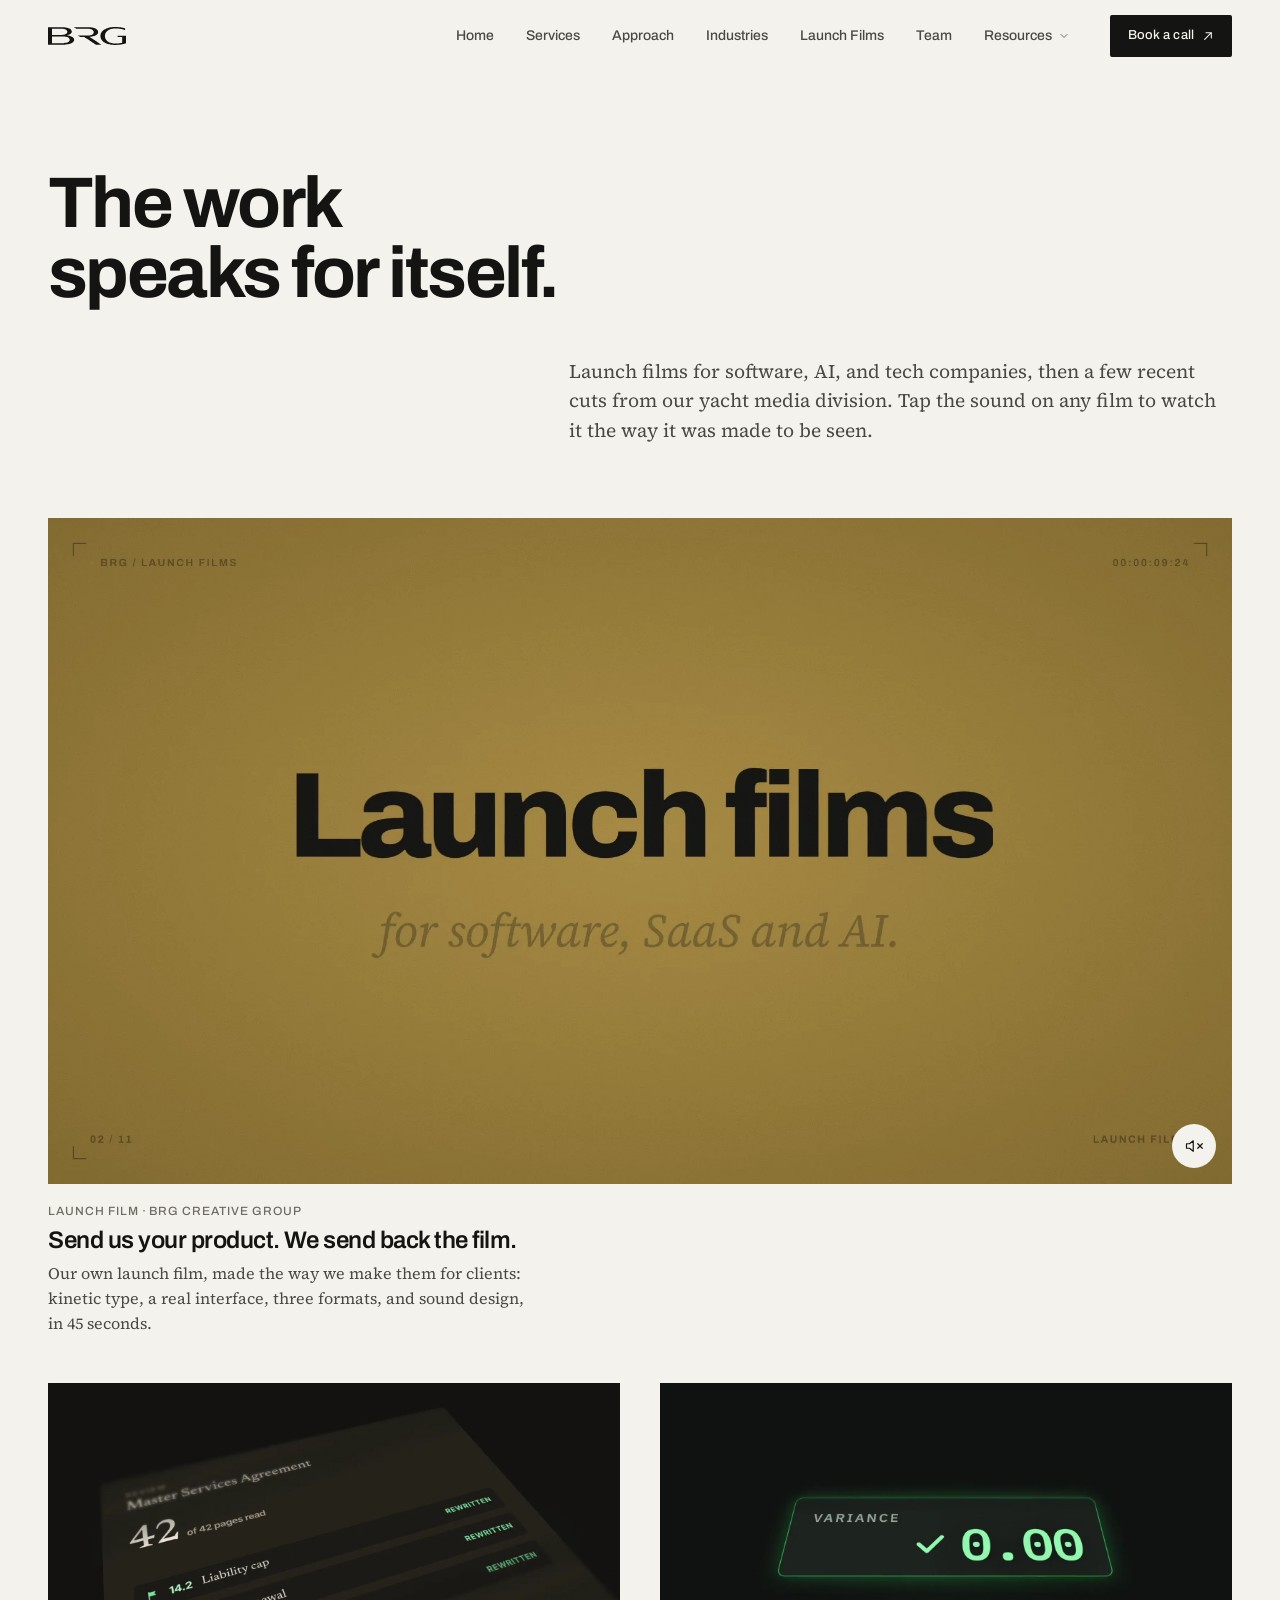
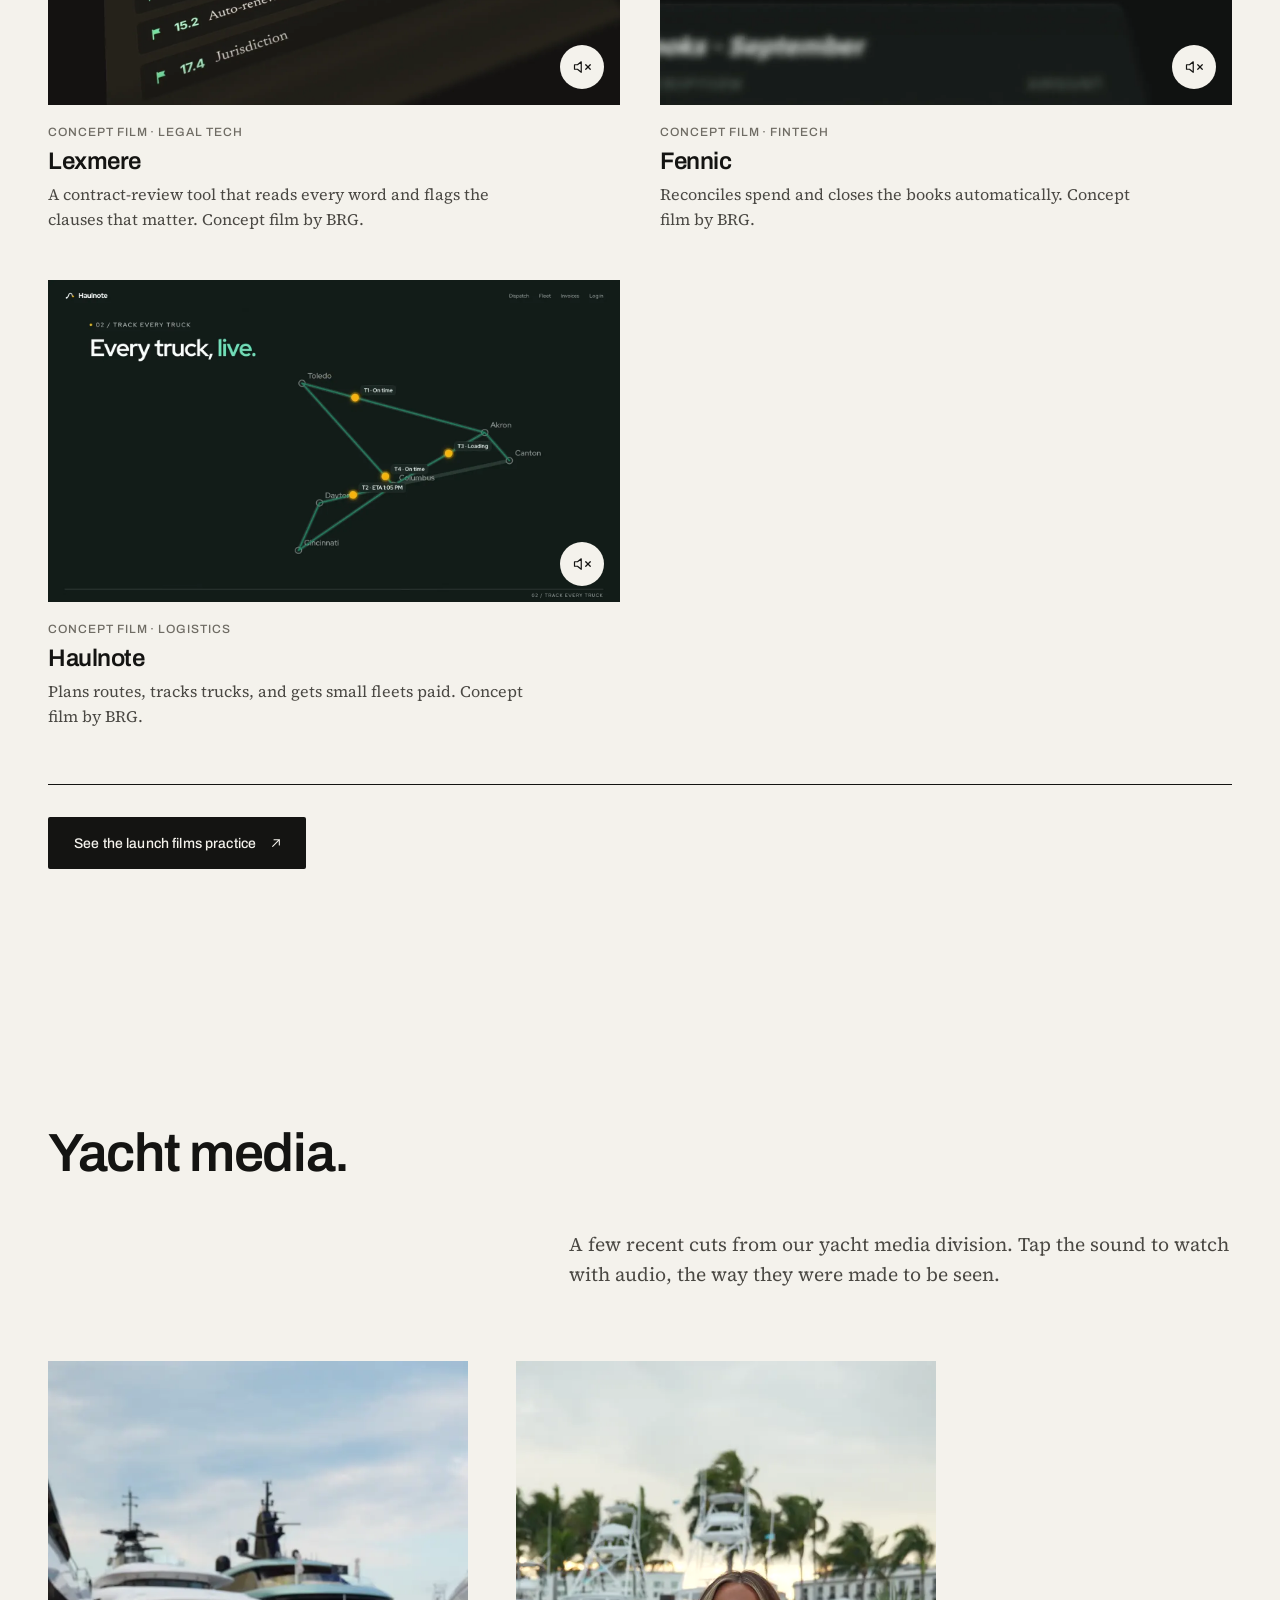
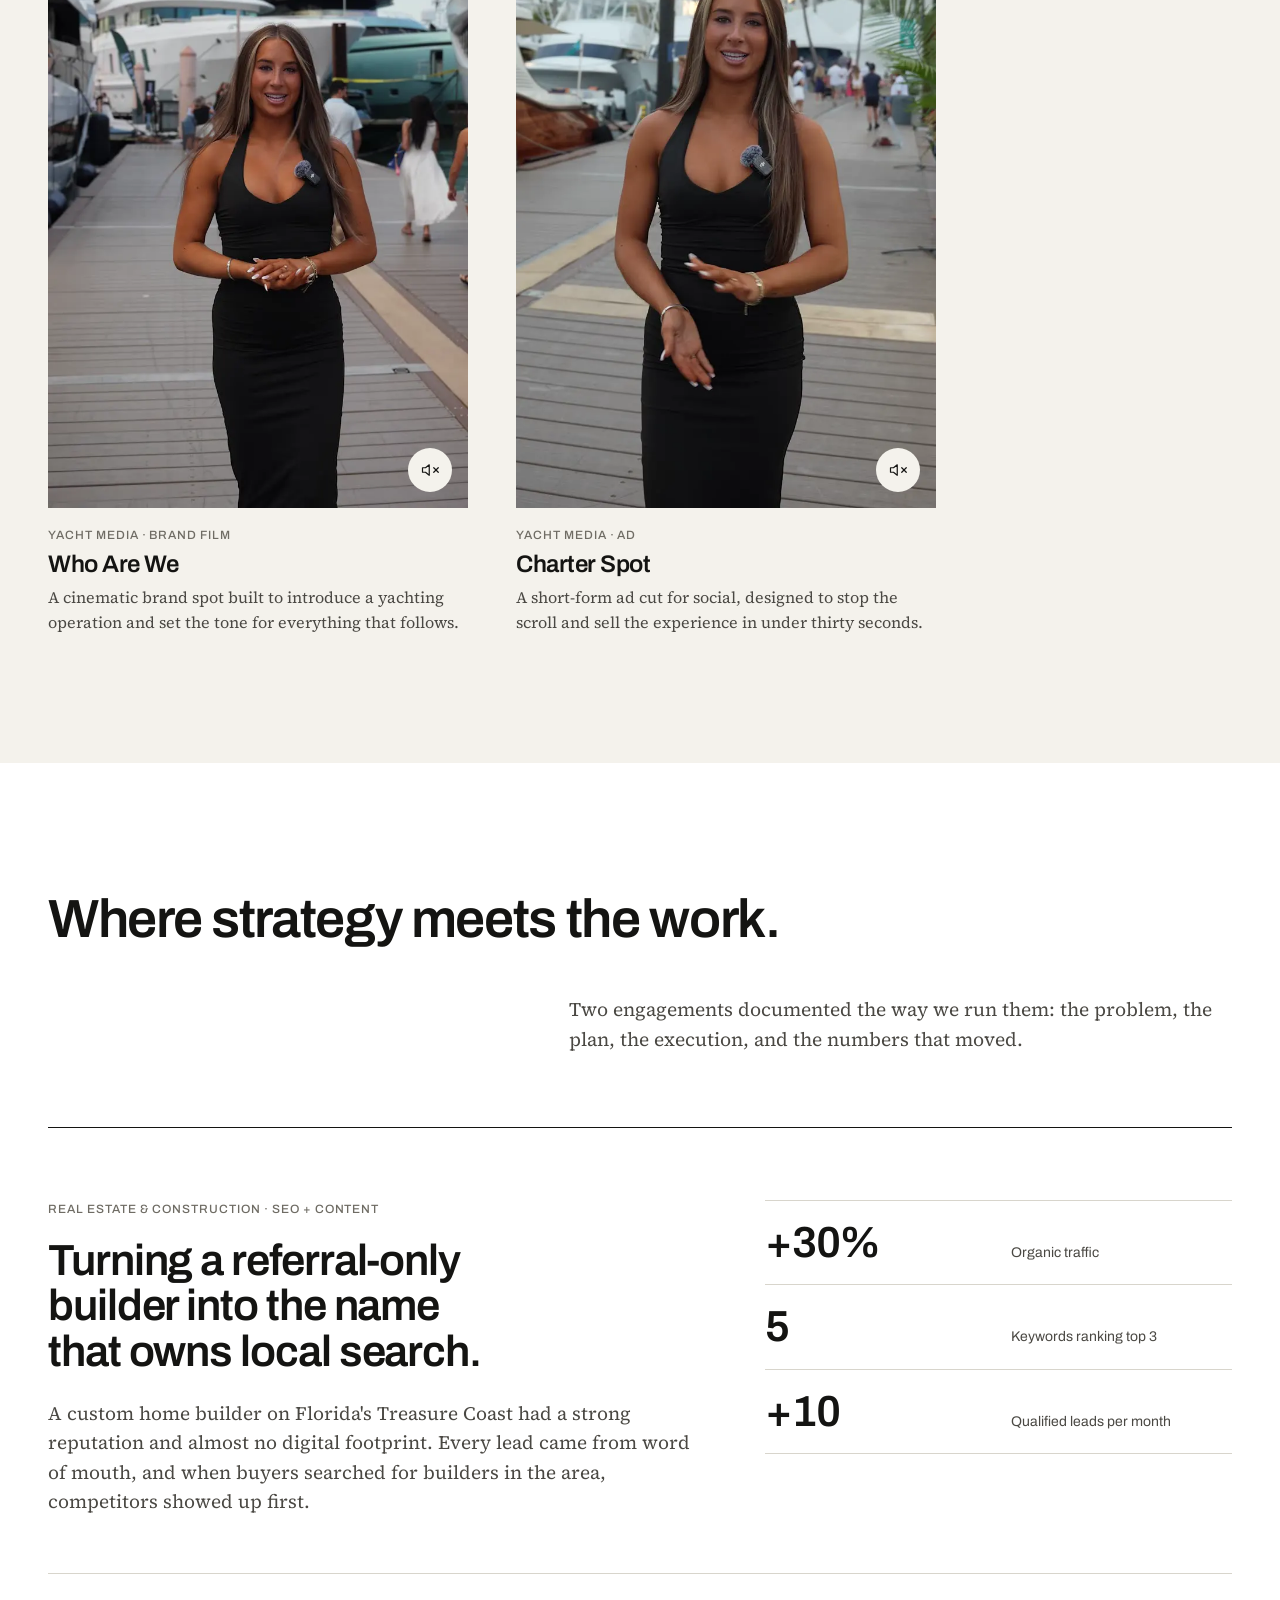
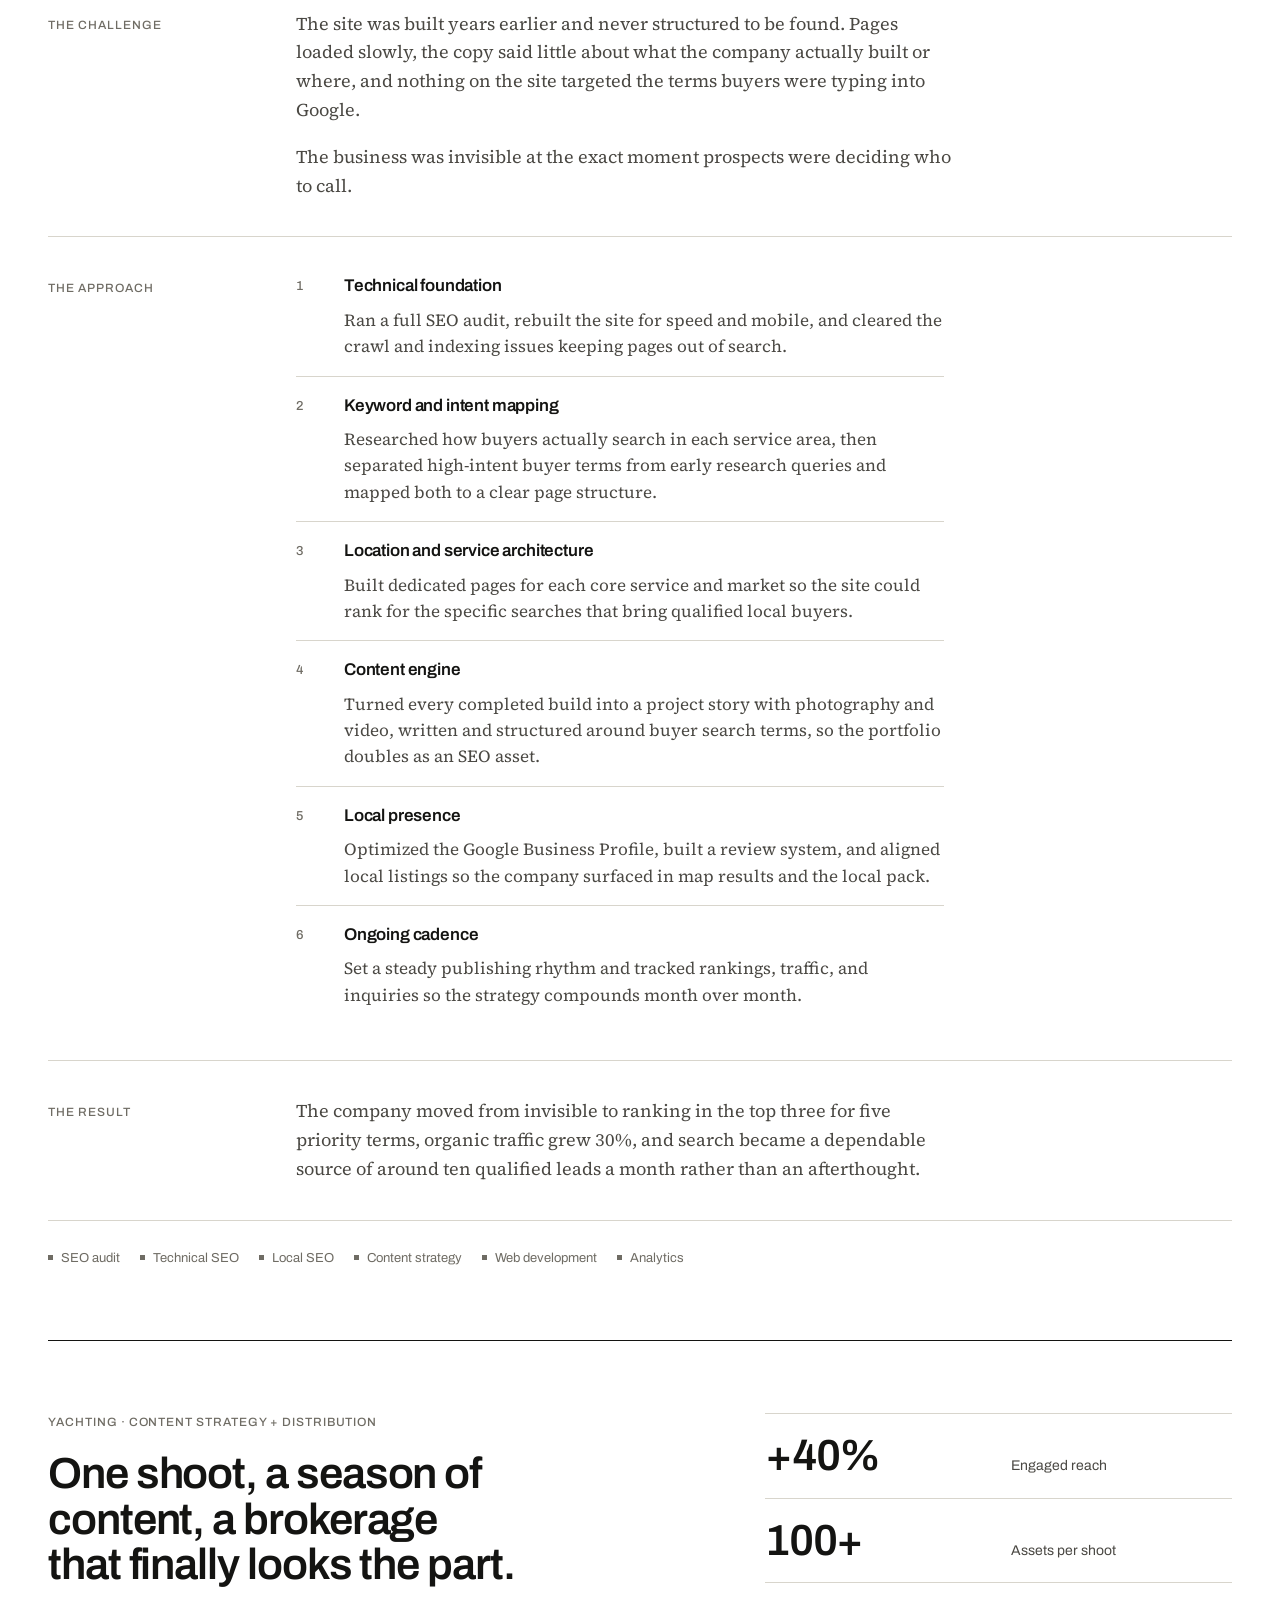
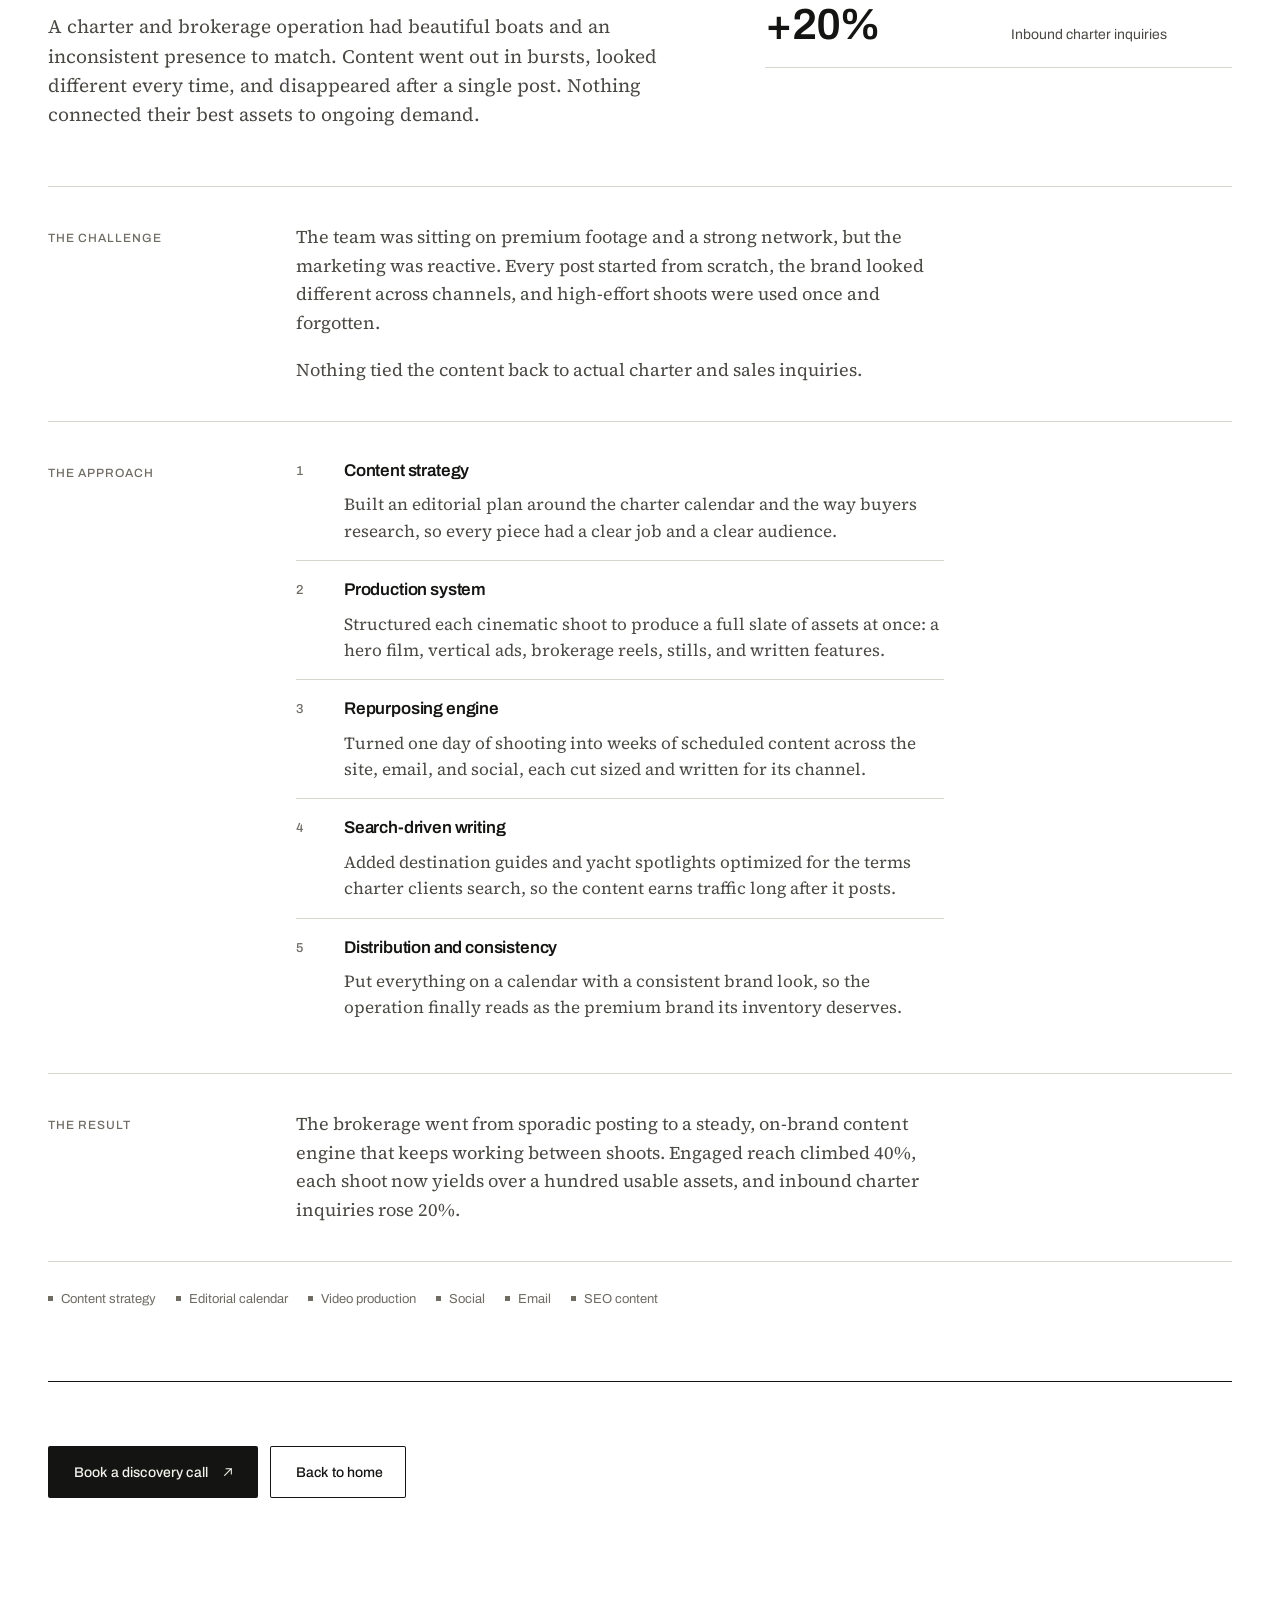
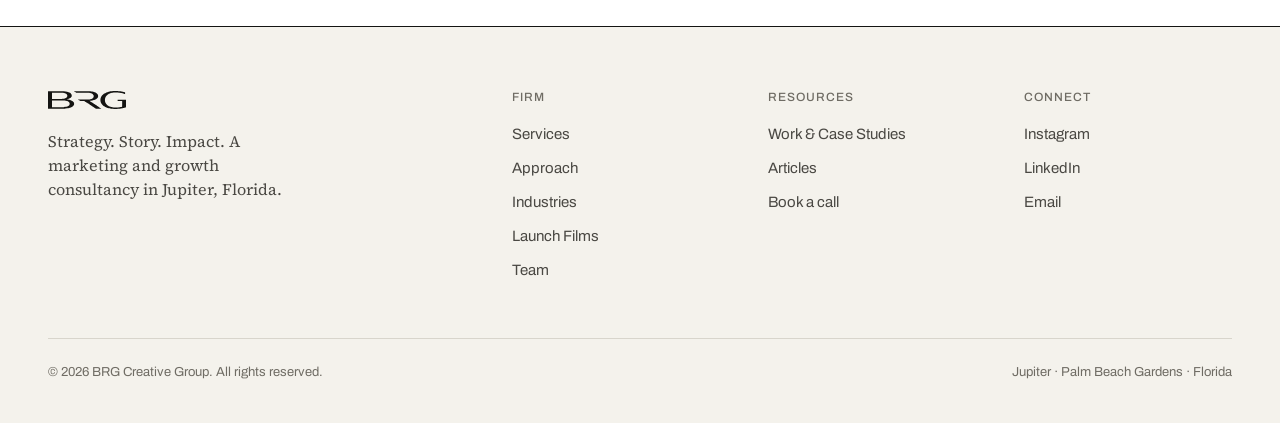
<file: work.html>
<!DOCTYPE html>
<html lang="en">
<head>
<meta charset="UTF-8">
<meta name="viewport" content="width=device-width, initial-scale=1.0">
<title>Work &amp; Case Studies | BRG Creative Group</title>

<link rel="icon" type="image/png" href="/assets/favicon.png">
<link rel="apple-touch-icon" href="/assets/apple-touch-icon.png">

<meta name="description" content="Selected work from BRG Creative Group: launch films for software and AI products, yacht media reels, and case studies with real results.">
<meta property="og:type" content="website">
<meta property="og:url" content="https://www.brgcreativegroup.com/work">
<link rel="canonical" href="https://www.brgcreativegroup.com/work">
<meta property="og:title" content="Work &amp; Case Studies | BRG Creative Group">
<meta property="og:description" content="Launch films, reels, results, and how we got there.">
<meta property="og:image" content="https://www.brgcreativegroup.com/assets/brg-social-preview.png">
<meta name="twitter:card" content="summary_large_image">

<link rel="preload" href="/assets/fonts/archivo-latin-700-normal.woff2" as="font" type="font/woff2" crossorigin>
<link rel="preload" href="/assets/fonts/source-serif-4-latin-400-normal.woff2" as="font" type="font/woff2" crossorigin>
<link rel="stylesheet" href="/assets/site.css">

<style>
  .page-head { padding: calc(var(--nav-h) + 96px) 0 0; }
  .page-head h1 { font-size: clamp(40px, 5.6vw, 84px); max-width: 16ch; }
  .page-head .head { margin-top: 0; align-items: end; }

  /* Launch films */
  .films { display: grid; grid-template-columns: 1fr 1fr; gap: 48px 40px; }
  .films .film:first-child { grid-column: 1 / -1; }
  .film .meta { margin-top: 18px; }
  .film .label { margin-bottom: 8px; }
  .film h3 { font-size: 24px; margin-bottom: 8px; }
  .film p { font-family: var(--serif); font-size: 16px; line-height: 1.55; color: var(--ink-2); max-width: 60ch; }
  .films-cta { margin-top: 56px; padding-top: 32px; border-top: 1px solid var(--rule-strong); }

  /* Reels */
  .reels {
    display: grid;
    grid-template-columns: repeat(2, minmax(0, 420px));
    gap: 48px;
  }
  .reel .media { aspect-ratio: 9 / 16; }
  .reel.film .media { aspect-ratio: 16 / 9; }
  .reel .meta { margin-top: 18px; }
  .reel .label { margin-bottom: 8px; }
  .reel h3 { font-size: 24px; margin-bottom: 8px; }
  .reel p { font-family: var(--serif); font-size: 16px; line-height: 1.55; color: var(--ink-2); }
  .sound-btn {
    position: absolute;
    right: 16px; bottom: 16px;
    z-index: 2;
    width: 44px; height: 44px;
    border-radius: 50%;
    background: var(--paper);
    color: var(--ink);
    display: flex; align-items: center; justify-content: center;
    transition: transform 160ms var(--ease-out), background-color 200ms var(--ease-out);
  }
  .sound-btn:active { transform: scale(0.94); }
  .sound-btn svg { width: 18px; height: 18px; stroke: currentColor; fill: none; stroke-width: 1.6; stroke-linecap: round; stroke-linejoin: round; }
  .sound-btn .icon-on { display: none; }
  .sound-btn.is-on .icon-on { display: block; }
  .sound-btn.is-on .icon-off { display: none; }
  .sound-btn.is-on { background: var(--ink); color: var(--paper); }

  /* Case studies */
  .case { padding: 72px 0; border-top: 1px solid var(--rule-strong); }
  .case:last-of-type { border-bottom: 1px solid var(--rule-strong); }
  .case-top {
    display: grid;
    grid-template-columns: minmax(0, 7fr) minmax(0, 5fr);
    gap: 64px;
    align-items: start;
    margin-bottom: 56px;
  }
  .case-top .label { margin-bottom: 20px; }
  .case-top h2 { font-size: clamp(30px, 3.4vw, 46px); max-width: 20ch; margin-bottom: 24px; }
  .case-top .lead { font-size: 19px; }
  .metrics { border-top: 1px solid var(--rule); }
  .metric { display: grid; grid-template-columns: minmax(0, 1fr) minmax(0, 1fr); gap: 24px; align-items: baseline; padding: 20px 0; border-bottom: 1px solid var(--rule); }
  .metric .val { font-size: clamp(36px, 3.4vw, 52px); font-weight: 600; letter-spacing: -0.03em; line-height: 1; }
  .metric .key { font-size: 14px; color: var(--ink-2); }

  .case-row {
    display: grid;
    grid-template-columns: 200px minmax(0, 1fr);
    gap: 48px;
    padding: 36px 0;
    border-top: 1px solid var(--rule);
  }
  .case-row .label { padding-top: 6px; }
  .case-row p { font-family: var(--serif); font-size: 18px; line-height: 1.6; color: var(--ink-2); max-width: 66ch; }
  .case-row p + p { margin-top: 1em; }
  .steps { max-width: 72ch; counter-reset: step; }
  .steps li {
    display: grid;
    grid-template-columns: 32px minmax(0, 1fr);
    gap: 4px 16px;
    padding: 16px 0;
    border-bottom: 1px solid var(--rule);
  }
  .steps li:first-child { padding-top: 0; }
  .steps li:last-child { border-bottom: 0; }
  .steps li::before {
    grid-row: 1 / span 2;
    counter-increment: step;
    content: counter(step);
    font-size: 13px;
    font-weight: 500;
    color: var(--ink-3);
    padding-top: 4px;
    font-variant-numeric: tabular-nums;
  }
  .steps strong { grid-column: 2; display: block; font-family: var(--sans); font-size: 17px; font-weight: 600; letter-spacing: -0.01em; margin-bottom: 4px; }
  .steps span { grid-column: 2; font-family: var(--serif); font-size: 17px; line-height: 1.55; color: var(--ink-2); }
  .scope { display: flex; flex-wrap: wrap; gap: 8px 20px; padding-top: 28px; border-top: 1px solid var(--rule); font-size: 13px; color: var(--ink-3); }
  .scope span::before { content: ''; display: inline-block; width: 5px; height: 5px; background: var(--ink-3); margin-right: 8px; vertical-align: 2px; }

  .work-cta { display: flex; gap: 12px; flex-wrap: wrap; margin-top: 64px; }

  @media (max-width: 900px) {
    .page-head { padding-top: calc(var(--nav-h) + 56px); }
    .reels { grid-template-columns: 1fr 1fr; gap: 24px; }
    .films { grid-template-columns: 1fr; gap: 36px; }
    .films-cta .btn { width: 100%; justify-content: center; }
    .case { padding: 48px 0; }
    .case-top { grid-template-columns: 1fr; gap: 32px; margin-bottom: 32px; }
    .case-row { grid-template-columns: 1fr; gap: 12px; padding: 28px 0; }
    .case-row .label { padding-top: 0; }
    .work-cta { margin-top: 40px; }
    .work-cta .btn { width: 100%; justify-content: center; }
  }
  @media (max-width: 600px) {
    .reels { grid-template-columns: minmax(0, 360px); }
  }
</style>
</head>
<body>
<a class="skip" href="#main">Skip to content</a>

<header class="nav">
  <div class="wrap">
    <a class="brand" href="/" aria-label="BRG Creative Group home"><svg class="brand-mark" aria-hidden="true" focusable="false" xmlns="http://www.w3.org/2000/svg" viewBox="0 0 464.6 107.1" fill="currentColor" fill-rule="evenodd"><path d="M396.44 106.99C395.48 106.94 393.25 106.84 391.50 106.77C388.06 106.62 386.14 106.48 383.50 106.19C382.57 106.09 381.05 105.95 380.11 105.88C379.18 105.81 377.99 105.68 377.49 105.57C375.74 105.22 375.06 105.12 373.79 104.99C373.09 104.93 372.15 104.76 371.71 104.62C371.26 104.48 370.46 104.32 369.92 104.25C368.99 104.13 368.36 104.01 365.19 103.31C364.43 103.14 363.27 102.92 362.60 102.82C361.93 102.71 361.01 102.49 360.56 102.32C360.11 102.15 359.45 101.97 359.09 101.93C358.73 101.88 358.04 101.69 357.56 101.50C357.08 101.31 356.49 101.12 356.25 101.07C355.66 100.95 353.14 100.17 352.06 99.78C351.58 99.61 350.68 99.28 350.06 99.07C349.44 98.85 348.71 98.55 348.44 98.41C348.16 98.27 347.68 98.08 347.37 98.00C347.07 97.92 346.59 97.73 346.31 97.57C346.04 97.41 345.67 97.24 345.50 97.19C345.18 97.10 343.78 96.48 341.77 95.54C341.12 95.25 340.57 95.00 340.53 95.00C340.49 95.00 340.18 94.82 339.83 94.59C339.49 94.37 338.93 94.05 338.60 93.88C338.02 93.58 336.70 92.80 334.19 91.28C333.57 90.90 332.90 90.50 332.70 90.39C329.33 88.50 325.40 84.90 320.78 79.47C319.75 78.26 317.84 75.50 317.60 74.88C317.54 74.71 317.36 74.39 317.20 74.19C316.58 73.36 315.08 70.25 314.61 68.79C314.46 68.32 314.20 67.60 314.03 67.19C313.86 66.78 313.65 65.97 313.54 65.39C313.44 64.81 313.25 64.05 313.11 63.70C312.97 63.34 312.73 62.03 312.56 60.69C312.39 59.38 312.16 57.67 312.05 56.88C311.81 55.22 311.87 52.33 312.18 49.81C312.28 48.99 312.46 47.44 312.57 46.38C312.71 45.13 312.88 44.17 313.07 43.68C313.22 43.26 313.44 42.49 313.55 41.96C313.65 41.44 313.88 40.67 314.06 40.26C314.23 39.85 314.51 39.10 314.68 38.60C315.01 37.58 315.55 36.35 316.19 35.11C316.43 34.65 316.62 34.20 316.62 34.10C316.62 34.00 316.86 33.55 317.16 33.09C317.45 32.64 318.09 31.63 318.59 30.85C319.09 30.07 319.73 29.14 320.03 28.79C320.32 28.43 320.90 27.73 321.31 27.23C322.52 25.76 326.56 21.70 328.12 20.39C329.74 19.03 331.91 17.41 332.75 16.93C333.06 16.76 333.73 16.34 334.25 16.00C334.77 15.67 335.81 15.04 336.56 14.62C337.32 14.19 338.25 13.65 338.64 13.42C339.03 13.19 339.43 13.00 339.52 13.00C339.62 13.00 339.95 12.84 340.26 12.65C340.95 12.21 344.89 10.28 346.06 9.80C346.54 9.61 347.05 9.38 347.19 9.30C347.32 9.21 347.74 9.06 348.10 8.95C348.47 8.84 348.95 8.65 349.17 8.51C349.38 8.38 349.90 8.17 350.31 8.06C350.73 7.94 351.34 7.71 351.69 7.56C352.47 7.20 356.08 6.06 357.00 5.87C357.38 5.79 358.06 5.59 358.51 5.43C358.96 5.26 359.81 5.04 360.40 4.95C360.98 4.85 361.85 4.64 362.33 4.47C362.80 4.30 363.54 4.12 363.98 4.07C364.42 4.02 365.25 3.85 365.83 3.68C366.41 3.51 367.40 3.29 368.03 3.20C369.67 2.94 372.83 2.41 374.38 2.12C375.10 1.99 376.26 1.83 376.95 1.76C377.64 1.69 378.29 1.60 378.39 1.57C378.84 1.40 381.25 1.10 383.00 1.00C384.07 0.94 385.87 0.78 387.00 0.65C390.92 0.18 391.97 0.13 399.50 0.07C409.88 -0.02 416.73 0.21 419.62 0.74C420.00 0.81 421.35 0.93 422.62 0.99C423.90 1.06 425.58 1.23 426.38 1.37C427.17 1.51 428.57 1.68 429.50 1.75C430.43 1.83 431.67 1.99 432.25 2.13C432.83 2.26 433.76 2.42 434.31 2.49C434.86 2.56 435.79 2.72 436.38 2.86C436.96 3.00 437.97 3.17 438.62 3.24C439.28 3.32 440.09 3.46 440.44 3.57C440.78 3.68 441.77 3.87 442.62 3.99C443.48 4.12 444.48 4.34 444.84 4.48C445.20 4.63 446.02 4.81 446.65 4.88C447.29 4.96 448.12 5.14 448.50 5.28C448.88 5.42 449.78 5.66 450.50 5.83C451.22 5.99 452.29 6.26 452.88 6.43C453.46 6.60 454.36 6.86 454.88 7.00C456.08 7.35 456.31 7.42 457.06 7.73C457.41 7.87 457.87 8.05 458.10 8.13C458.32 8.22 458.56 8.38 458.62 8.50C458.69 8.62 458.75 10.78 458.76 13.30C458.78 17.59 458.76 17.90 458.55 18.14C458.27 18.44 457.80 18.41 456.75 18.03C456.37 17.89 455.25 17.50 454.25 17.17C453.25 16.84 451.73 16.33 450.88 16.03C450.02 15.73 448.75 15.32 448.06 15.13C447.38 14.93 446.66 14.71 446.48 14.64C446.30 14.57 445.29 14.31 444.23 14.06C443.18 13.82 441.98 13.50 441.56 13.37C441.15 13.24 440.31 13.05 439.70 12.94C439.09 12.84 438.24 12.64 437.82 12.51C437.39 12.38 436.40 12.18 435.61 12.06C434.83 11.95 433.68 11.74 433.06 11.61C432.44 11.48 431.54 11.31 431.06 11.24C430.58 11.17 429.62 11.01 428.94 10.88C428.25 10.75 427.38 10.60 427.00 10.56C426.62 10.52 425.52 10.37 424.56 10.23C421.73 9.82 421.13 9.76 419.86 9.76C419.20 9.75 418.36 9.69 417.99 9.62C415.37 9.13 413.79 9.06 403.81 9.06C394.06 9.06 394.06 9.06 391.19 9.40C389.61 9.58 387.86 9.77 387.31 9.81C386.76 9.86 385.69 10.00 384.94 10.13C384.18 10.26 383.03 10.44 382.38 10.55C380.60 10.82 378.25 11.33 377.49 11.61C377.12 11.74 376.50 11.92 376.12 12.00C375.75 12.08 374.93 12.31 374.31 12.50C373.69 12.70 372.85 12.94 372.44 13.04C371.34 13.31 368.91 14.16 368.17 14.54C367.82 14.72 367.27 14.93 366.94 15.01C366.62 15.09 365.61 15.54 364.70 16.00C363.80 16.46 362.91 16.89 362.74 16.94C362.41 17.04 360.61 18.07 359.50 18.78C359.12 19.03 358.48 19.44 358.06 19.70C356.75 20.53 354.93 21.88 353.38 23.18C351.43 24.81 351.03 25.19 349.57 26.73C347.72 28.69 345.39 31.55 344.54 32.92C343.72 34.25 341.75 37.99 341.75 38.23C341.75 38.30 341.50 39.03 341.20 39.84C340.90 40.65 340.59 41.62 340.51 42.00C340.44 42.38 340.24 43.14 340.07 43.69C339.38 45.93 338.91 49.21 338.80 52.44C338.71 55.06 338.99 59.23 339.31 60.12C339.42 60.42 339.57 61.24 339.64 61.93C339.72 62.62 339.91 63.55 340.06 64.00C340.22 64.45 340.42 65.12 340.50 65.50C340.59 65.88 340.84 66.64 341.06 67.19C341.29 67.74 341.51 68.33 341.56 68.50C341.66 68.86 342.67 71.14 342.97 71.69C343.08 71.89 343.35 72.40 343.56 72.81C344.28 74.19 344.83 74.99 346.49 77.06C348.64 79.74 350.75 81.90 353.45 84.20C354.89 85.42 356.50 86.61 357.15 86.95C357.38 87.06 357.79 87.31 358.06 87.50C358.53 87.82 360.02 88.65 362.56 90.02C364.19 90.89 366.36 91.94 366.94 92.13C367.21 92.22 367.83 92.48 368.31 92.71C368.79 92.94 369.34 93.12 369.54 93.12C369.74 93.12 370.18 93.27 370.52 93.44C370.86 93.61 371.51 93.83 371.95 93.94C372.39 94.04 372.98 94.24 373.26 94.38C373.54 94.52 374.23 94.75 374.79 94.88C376.39 95.25 377.86 95.62 378.81 95.88C379.29 96.02 380.14 96.18 380.69 96.25C381.24 96.31 382.02 96.48 382.43 96.62C382.89 96.78 383.79 96.93 384.75 97.01C386.38 97.14 387.43 97.27 389.31 97.58C390.42 97.76 393.01 97.91 398.50 98.11C401.30 98.22 408.18 98.12 414.80 97.87C417.48 97.77 418.54 97.69 419.42 97.49C420.05 97.35 421.63 97.16 422.94 97.07C424.46 96.96 425.81 96.79 426.69 96.59C427.44 96.42 428.51 96.24 429.06 96.19C429.61 96.15 430.54 96.01 431.12 95.88C431.71 95.75 432.50 95.61 432.88 95.56C433.25 95.52 434.10 95.35 434.75 95.19C435.40 95.03 436.30 94.87 436.75 94.83C437.20 94.79 437.93 94.63 438.38 94.46C438.83 94.29 439.54 94.08 439.96 94.00C441.38 93.72 441.22 95.70 441.32 77.06C441.40 60.88 441.40 60.81 441.15 60.50C440.90 60.19 440.90 60.19 437.23 60.11C435.21 60.06 429.42 60.02 424.35 60.01C415.14 60.00 415.14 60.00 414.79 59.70C414.44 59.40 414.44 59.40 414.40 56.54C414.36 53.39 414.45 52.82 415.00 52.54C415.24 52.42 419.65 52.38 435.44 52.38C446.51 52.38 457.36 52.34 459.56 52.30C462.37 52.24 463.67 52.26 463.91 52.36C464.67 52.66 464.62 51.38 464.62 74.62C464.62 97.87 464.67 96.58 463.91 96.89C463.72 96.97 463.14 97.22 462.62 97.44C462.11 97.67 461.35 97.96 460.94 98.10C460.52 98.23 459.85 98.46 459.44 98.60C458.48 98.92 455.19 99.85 454.12 100.09C453.68 100.19 452.86 100.41 452.30 100.58C451.74 100.75 450.70 100.99 449.98 101.12C449.27 101.25 448.38 101.47 448.00 101.60C447.62 101.74 446.98 101.88 446.56 101.93C446.15 101.97 445.28 102.17 444.62 102.37C443.97 102.57 442.37 102.90 441.06 103.12C439.76 103.34 438.12 103.65 437.44 103.81C436.75 103.97 435.62 104.14 434.94 104.19C434.20 104.24 433.29 104.40 432.73 104.58C432.09 104.78 431.22 104.92 430.10 105.00C428.72 105.11 426.50 105.43 425.44 105.69C425.30 105.73 424.12 105.81 422.81 105.87C421.51 105.94 420.13 106.05 419.75 106.13C418.80 106.32 414.42 106.65 410.12 106.86C406.86 107.02 398.72 107.10 396.44 106.99ZM315.70 105.78C315.65 105.73 308.84 105.66 300.58 105.62C283.70 105.55 285.56 105.67 283.95 104.58C283.52 104.30 282.79 103.82 282.31 103.52C279.75 101.94 276.61 99.86 276.06 99.37C275.93 99.25 275.64 99.06 275.44 98.95C275.23 98.84 274.69 98.48 274.23 98.15C272.93 97.22 271.80 96.45 270.25 95.41C266.12 92.66 263.49 90.92 262.88 90.54C261.48 89.66 258.68 87.85 258.38 87.62C258.20 87.49 257.78 87.21 257.44 87.00C257.09 86.79 256.50 86.39 256.12 86.12C255.25 85.48 253.47 84.26 252.96 83.94C252.74 83.81 252.08 83.36 251.50 82.94C249.89 81.80 245.67 79.00 245.55 79.00C245.49 79.00 245.12 78.79 244.72 78.53C244.33 78.27 243.64 77.84 243.19 77.56C242.10 76.90 238.17 74.30 237.00 73.47C236.83 73.34 236.07 72.84 235.33 72.34C234.58 71.84 233.88 71.38 233.78 71.31C233.67 71.24 233.13 70.89 232.58 70.54C232.02 70.18 231.31 69.71 231.00 69.50C230.69 69.29 229.96 68.81 229.38 68.44C228.17 67.66 227.37 67.12 226.59 66.55C226.30 66.34 225.83 66.04 225.54 65.90C225.25 65.75 224.98 65.57 224.94 65.51C224.90 65.44 224.58 65.21 224.22 65.00C223.12 64.34 219.25 61.75 217.39 60.43C216.96 60.12 216.96 60.12 213.39 60.12C209.38 60.12 207.13 60.00 204.49 59.63C203.50 59.49 201.93 59.32 201.00 59.25C194.86 58.79 190.87 58.16 189.19 57.37C186.88 56.30 185.92 55.84 185.69 55.71C185.07 55.37 183.14 54.31 182.69 54.07C182.41 53.93 181.91 53.63 181.57 53.40C181.23 53.18 180.86 53.00 180.75 53.00C180.63 53.00 180.14 52.73 179.65 52.41C178.75 51.82 178.51 51.41 178.90 51.17C178.98 51.12 192.57 51.06 209.10 51.04C225.63 51.02 239.20 50.97 239.25 50.93C239.31 50.90 240.50 50.82 241.90 50.75C243.29 50.68 245.06 50.51 245.81 50.38C246.57 50.24 247.87 50.05 248.71 49.94C249.57 49.83 250.73 49.58 251.36 49.37C251.99 49.17 252.65 49.00 252.84 49.00C253.03 49.00 253.58 48.85 254.06 48.68C254.54 48.50 255.39 48.23 255.94 48.07C256.49 47.91 257.25 47.65 257.62 47.50C258.00 47.35 258.63 47.12 259.02 46.99C260.26 46.59 263.44 44.94 264.06 44.38C264.20 44.26 264.45 44.08 264.62 44.00C265.99 43.30 268.81 40.52 269.63 39.06C269.76 38.83 270.01 38.42 270.18 38.16C270.53 37.62 271.31 35.75 271.51 34.96C271.83 33.67 271.95 31.11 271.79 29.10C271.64 27.23 271.60 27.06 271.02 25.54C270.18 23.35 269.46 22.22 267.62 20.21C266.99 19.52 264.15 17.32 262.98 16.61C261.30 15.60 258.33 14.25 257.11 13.94C256.67 13.83 255.74 13.54 255.05 13.31C254.36 13.07 253.67 12.87 253.53 12.87C253.39 12.87 252.75 12.71 252.11 12.52C251.46 12.32 250.63 12.12 250.25 12.07C249.87 12.02 248.97 11.82 248.25 11.62C247.42 11.39 246.36 11.21 245.38 11.13C244.52 11.06 243.47 10.95 243.06 10.88C240.99 10.53 236.76 10.49 202.69 10.46C167.56 10.44 167.56 10.44 166.89 10.09C166.52 9.90 166.06 9.62 165.86 9.47C165.18 8.93 163.98 8.14 161.54 6.62C161.15 6.38 160.40 5.91 159.87 5.56C159.34 5.22 158.74 4.84 158.55 4.72C158.35 4.60 157.79 4.25 157.31 3.94C156.83 3.63 156.09 3.21 155.67 3.01C155.24 2.81 154.84 2.54 154.76 2.40C154.58 2.05 154.59 1.56 154.78 1.41C154.88 1.33 170.05 1.30 198.12 1.31C237.44 1.34 241.41 1.36 242.44 1.55C243.16 1.68 244.95 1.80 247.44 1.88C251.28 2.01 253.84 2.20 256.38 2.56C257.10 2.66 258.95 2.89 260.50 3.06C262.05 3.24 263.85 3.49 264.50 3.63C265.15 3.76 266.26 3.96 266.95 4.06C267.64 4.16 268.51 4.35 268.87 4.50C269.23 4.64 269.95 4.81 270.48 4.89C271.01 4.96 271.83 5.16 272.31 5.33C272.79 5.50 273.61 5.75 274.12 5.87C275.16 6.13 277.87 7.12 278.75 7.56C279.06 7.71 279.54 7.91 279.81 8.00C280.09 8.09 280.62 8.32 281.00 8.51C281.38 8.71 282.00 9.01 282.38 9.18C283.82 9.85 285.81 10.97 287.15 11.89C287.65 12.23 288.29 12.66 288.56 12.85C290.37 14.06 293.46 17.06 294.90 19.01C295.55 19.89 296.53 21.66 296.81 22.48C296.97 22.94 297.22 23.59 297.37 23.92C297.97 25.32 298.46 30.73 298.13 32.19C298.06 32.46 297.95 33.22 297.87 33.87C297.77 34.65 297.52 35.64 297.13 36.81C296.16 39.62 295.08 41.31 292.69 43.70C290.36 46.04 288.18 47.68 285.67 49.00C285.32 49.18 284.87 49.45 284.67 49.59C284.34 49.83 283.86 50.06 280.94 51.44C280.32 51.73 279.51 52.07 279.13 52.19C278.76 52.31 278.28 52.51 278.07 52.63C277.86 52.75 277.35 52.92 276.94 53.00C276.52 53.09 275.88 53.31 275.50 53.50C275.12 53.69 274.60 53.88 274.34 53.93C274.08 53.97 273.63 54.12 273.34 54.24C272.79 54.48 270.10 55.16 269.12 55.31C268.82 55.36 268.14 55.53 267.62 55.70C267.11 55.86 266.22 56.05 265.65 56.12C265.08 56.19 264.16 56.38 263.59 56.55C263.03 56.73 261.97 56.92 261.24 57.00C260.51 57.07 259.53 57.21 259.05 57.30C256.74 57.77 256.22 57.85 255.06 57.93C254.38 57.97 252.83 58.12 251.62 58.25C250.42 58.39 249.13 58.51 248.76 58.53C247.58 58.59 247.54 59.41 248.69 60.01C249.03 60.18 249.73 60.60 250.24 60.94C250.75 61.28 251.50 61.77 251.90 62.03C252.80 62.61 253.89 63.31 254.70 63.83C255.04 64.05 255.48 64.35 255.69 64.49C256.05 64.75 257.27 65.53 258.91 66.55C259.34 66.82 259.91 67.20 260.19 67.40C260.46 67.59 261.15 68.05 261.71 68.41C264.25 70.03 266.38 71.45 267.12 72.01C267.57 72.34 268.15 72.73 268.40 72.87C268.66 73.01 269.20 73.34 269.61 73.60C270.02 73.85 270.51 74.16 270.70 74.28C270.90 74.39 271.69 74.90 272.45 75.40C274.30 76.62 274.86 76.98 276.17 77.84C276.78 78.24 277.58 78.76 277.94 79.00C278.30 79.24 278.87 79.62 279.20 79.84C279.54 80.06 280.07 80.42 280.38 80.63C280.68 80.85 281.49 81.37 282.17 81.79C283.59 82.69 284.39 83.21 285.58 84.03C286.05 84.35 286.92 84.94 287.52 85.34C288.11 85.74 288.68 86.12 288.78 86.19C289.26 86.53 293.21 89.11 293.78 89.47C295.25 90.38 296.59 91.26 297.07 91.62C297.36 91.83 297.64 92.00 297.70 92.00C297.76 92.00 297.95 92.12 298.12 92.26C298.30 92.40 298.92 92.82 299.50 93.21C300.08 93.59 301.11 94.28 301.78 94.74C302.44 95.19 303.29 95.76 303.66 96.00C304.39 96.47 305.42 97.16 306.12 97.66C306.90 98.20 309.12 99.68 309.57 99.95C309.80 100.09 310.12 100.32 310.28 100.45C310.44 100.59 310.98 101.00 311.50 101.36C312.02 101.71 312.63 102.14 312.88 102.31C314.12 103.18 314.75 103.58 315.41 103.91C316.35 104.38 316.81 105.09 316.47 105.53C316.28 105.76 315.83 105.92 315.70 105.78ZM29.33 105.62C0.73 105.56 0.73 105.56 0.36 105.15C-0.00 104.75 -0.00 104.75 -0.00 53.44C-0.00 2.14 -0.00 2.14 0.28 1.81C0.44 1.63 0.76 1.44 1.00 1.39C1.74 1.23 82.34 1.31 83.94 1.48C84.69 1.55 87.31 1.71 89.75 1.81C92.19 1.92 94.67 2.06 95.25 2.13C96.37 2.26 97.90 2.41 100.19 2.62C102.56 2.84 103.73 2.99 106.44 3.45C107.88 3.70 109.48 3.95 110.00 4.02C110.52 4.09 111.58 4.31 112.38 4.50C113.17 4.69 114.07 4.89 114.38 4.94C114.68 4.99 115.44 5.18 116.06 5.38C116.68 5.57 117.81 5.91 118.56 6.13C121.51 7.00 123.76 7.80 125.06 8.43C125.41 8.60 126.45 9.11 127.38 9.56C132.38 11.99 135.73 14.44 137.73 17.12C139.95 20.10 140.44 21.21 140.99 24.47C141.68 28.50 140.93 33.10 139.19 35.43C138.98 35.71 138.72 36.08 138.61 36.25C138.18 36.92 136.17 39.06 135.29 39.79C133.32 41.41 131.45 42.61 129.38 43.58C128.45 44.02 127.47 44.49 127.21 44.63C126.94 44.78 126.41 45.00 126.03 45.14C125.65 45.27 125.27 45.43 125.18 45.50C125.10 45.57 124.58 45.80 124.04 45.99C123.50 46.19 122.55 46.55 121.93 46.79C120.50 47.35 118.28 47.96 116.75 48.20C115.44 48.41 114.79 48.73 114.67 49.22C114.56 49.65 114.99 50.00 115.61 50.00C115.86 50.00 116.54 50.12 117.11 50.25C117.69 50.39 118.73 50.59 119.43 50.70C120.12 50.80 121.00 50.96 121.38 51.06C121.75 51.16 122.51 51.29 123.05 51.37C123.60 51.44 124.49 51.64 125.03 51.81C125.57 51.99 126.15 52.12 126.33 52.12C126.50 52.12 127.08 52.27 127.60 52.45C128.13 52.63 128.98 52.88 129.48 53.01C129.99 53.14 130.58 53.35 130.80 53.49C131.01 53.62 131.44 53.76 131.75 53.81C132.06 53.86 132.82 54.09 133.44 54.32C134.06 54.55 134.96 54.86 135.44 55.01C136.60 55.37 139.05 56.43 140.69 57.28C140.96 57.42 141.61 57.76 142.12 58.03C144.01 59.01 145.32 59.83 146.93 61.05C148.20 62.01 151.26 64.99 151.97 65.96C152.82 67.11 153.61 68.38 153.76 68.85C153.84 69.10 154.01 69.47 154.14 69.68C154.26 69.89 154.57 70.91 154.82 71.94C155.38 74.27 155.53 77.07 155.20 79.19C154.96 80.68 154.38 82.92 154.09 83.44C153.98 83.64 153.79 84.04 153.68 84.31C153.58 84.59 153.28 85.12 153.03 85.50C152.78 85.88 152.43 86.41 152.26 86.68C151.04 88.53 147.32 92.05 145.24 93.31C145.02 93.45 144.49 93.77 144.07 94.03C143.65 94.29 142.86 94.72 142.31 94.99C141.76 95.26 141.17 95.57 141.00 95.67C140.72 95.84 139.82 96.28 137.25 97.47C136.80 97.68 136.20 97.91 135.91 97.99C135.62 98.07 135.03 98.30 134.60 98.50C134.17 98.71 133.73 98.87 133.63 98.87C133.53 98.87 133.08 99.01 132.63 99.18C132.18 99.34 131.03 99.69 130.06 99.94C129.10 100.20 128.00 100.52 127.62 100.65C127.25 100.78 126.51 100.97 125.98 101.06C125.45 101.16 124.80 101.35 124.53 101.49C124.26 101.62 123.48 101.83 122.80 101.94C122.12 102.05 121.14 102.24 120.62 102.38C120.10 102.51 117.80 102.90 115.49 103.25C110.24 104.04 109.95 104.08 107.75 104.25C106.75 104.33 105.38 104.51 104.69 104.64C103.82 104.82 102.50 104.93 100.38 105.01C98.69 105.07 96.47 105.18 95.44 105.25C94.41 105.32 92.78 105.43 91.81 105.49C89.51 105.65 64.71 105.70 29.33 105.62ZM93.08 96.28C97.87 96.05 104.39 95.17 107.19 94.37C107.88 94.17 108.75 93.98 109.12 93.93C109.50 93.89 110.19 93.69 110.65 93.49C111.10 93.29 111.60 93.12 111.75 93.12C111.90 93.12 112.57 92.91 113.23 92.64C113.89 92.38 114.60 92.12 114.80 92.07C115.21 91.98 117.40 91.02 118.19 90.60C118.46 90.45 119.05 90.14 119.50 89.91C123.26 87.95 125.21 86.16 127.11 82.93C127.39 82.44 127.62 81.98 127.62 81.89C127.62 81.81 127.79 81.38 128.00 80.95C128.20 80.51 128.43 79.77 128.50 79.30C128.58 78.82 128.72 78.08 128.82 77.65C129.05 76.64 129.05 75.42 128.82 74.51C128.71 74.12 128.57 73.39 128.50 72.90C128.42 72.34 128.21 71.64 127.94 71.07C127.70 70.56 127.50 70.11 127.50 70.07C127.50 70.03 127.32 69.72 127.09 69.38C126.87 69.04 126.55 68.53 126.38 68.23C125.80 67.23 123.44 65.00 121.88 63.98C119.53 62.44 116.80 61.12 113.62 60.01C112.89 59.75 112.24 59.51 112.16 59.46C112.08 59.41 111.46 59.23 110.79 59.07C107.75 58.31 106.17 57.99 105.03 57.88C104.35 57.81 103.72 57.73 103.62 57.69C102.99 57.45 100.06 57.10 97.88 57.00C96.47 56.93 94.27 56.76 93.00 56.61C90.72 56.35 90.21 56.34 57.75 56.25C39.63 56.20 24.65 56.19 24.46 56.22C23.99 56.30 23.75 56.70 23.72 57.45C23.70 57.79 23.71 66.54 23.72 76.89C23.75 98.89 23.51 96.27 25.52 96.38C27.96 96.52 90.03 96.42 93.08 96.28ZM81.12 47.08C84.96 47.03 89.19 46.69 90.69 46.32C91.10 46.22 92.16 46.04 93.04 45.94C93.92 45.83 95.23 45.58 95.96 45.37C96.70 45.17 97.42 45.00 97.57 45.00C97.73 45.00 98.97 44.63 100.33 44.18C107.06 41.95 111.96 38.36 113.81 34.31C114.74 32.27 115.19 28.85 114.81 26.75C114.69 26.10 114.55 25.31 114.50 24.99C114.21 23.33 112.61 20.50 111.10 18.99C110.51 18.39 108.73 17.00 108.57 17.00C108.52 17.00 108.17 16.77 107.78 16.50C107.40 16.22 107.02 16.00 106.93 16.00C106.85 16.00 106.46 15.83 106.07 15.62C104.36 14.70 99.50 12.87 98.79 12.87C98.64 12.88 98.11 12.73 97.61 12.56C97.10 12.39 96.29 12.19 95.81 12.12C95.33 12.05 94.12 11.82 93.12 11.62C92.13 11.42 90.61 11.20 89.75 11.13C88.89 11.06 87.99 10.97 87.75 10.94C85.05 10.55 82.14 10.52 53.38 10.48C37.37 10.46 24.24 10.49 24.14 10.55C23.69 10.84 23.69 11.05 23.75 29.09C23.80 42.57 23.85 46.77 23.96 46.89C24.04 46.97 24.32 47.07 24.57 47.11C25.06 47.19 74.81 47.16 81.12 47.08Z"/></svg></a>
    <button class="nav-toggle" id="navToggle" aria-label="Menu" aria-expanded="false" aria-controls="navLinks"><span></span><span></span></button>
    <ul class="nav-links" id="navLinks">
      <li><a href="/">Home</a></li>
      <li><a href="/#services">Services</a></li>
      <li><a href="/#approach">Approach</a></li>
      <li><a href="/#industries">Industries</a></li>
      <li><a href="/launch-films">Launch Films</a></li>
      <li><a href="/#team">Team</a></li>
      <li class="dd" data-open="false">
        <button type="button" aria-expanded="false" aria-haspopup="true">Resources <svg viewBox="0 0 24 24" aria-hidden="true"><path d="M6 9l6 6 6-6"/></svg></button>
        <div class="dd-menu">
          <a href="/blog">Articles<small>Guides written from client work</small></a>
          <a href="/work" aria-current="page">Work &amp; Case Studies<small>Reels, results, and how we got there</small></a>
        </div>
      </li>
      <li class="cta"><a class="btn" href="https://calendly.com/trevorbragg9/30min" target="_blank" rel="noopener">Book a call <svg viewBox="0 0 24 24" aria-hidden="true"><path d="M7 17L17 7M9 7h8v8"/></svg></a></li>
    </ul>
  </div>
</header>

<main id="main">

<section class="page-head" id="launch" style="padding-bottom: var(--section);">
  <div class="wrap">
    <div class="head">
      <h1>The work speaks for itself.</h1>
      <p class="lead">Launch films for software, AI, and tech companies, then a few recent cuts from our yacht media division. Tap the sound on any film to watch it the way it was made to be seen.</p>
    </div>

    <div class="films">
      <div class="reel film reveal">
        <div class="media r-16-9">
          <img class="media-poster" src="/assets/launch-brg-poster.webp" alt="" width="1920" height="1080" loading="lazy" decoding="async">
          <video data-autoplay data-src="/assets/launch-brg.mp4" muted loop playsinline preload="none"></video>
          <button class="sound-btn" aria-label="Toggle sound" aria-pressed="false">
            <svg class="icon-off" viewBox="0 0 24 24" aria-hidden="true"><path d="M11 5 6 9H2v6h4l5 4V5z"/><line x1="23" y1="9" x2="17" y2="15"/><line x1="17" y1="9" x2="23" y2="15"/></svg>
            <svg class="icon-on" viewBox="0 0 24 24" aria-hidden="true"><path d="M11 5 6 9H2v6h4l5 4V5z"/><path d="M15.5 8.5a5 5 0 0 1 0 7"/><path d="M18.5 5.5a9 9 0 0 1 0 13"/></svg>
          </button>
        </div>
        <div class="meta">
          <div class="label">Launch film · BRG Creative Group</div>
          <h3>Send us your product. We send back the film.</h3>
          <p>Our own launch film, made the way we make them for clients: kinetic type, a real interface, three formats, and sound design, in 45 seconds.</p>
        </div>
      </div>
      <div class="reel film reveal">
        <div class="media r-16-9">
          <img class="media-poster" src="/assets/launch-lexmere-poster.webp" alt="" width="1600" height="900" loading="lazy" decoding="async">
          <video data-autoplay data-src="/assets/launch-lexmere.mp4" muted loop playsinline preload="none"></video>
          <button class="sound-btn" aria-label="Toggle sound" aria-pressed="false">
            <svg class="icon-off" viewBox="0 0 24 24" aria-hidden="true"><path d="M11 5 6 9H2v6h4l5 4V5z"/><line x1="23" y1="9" x2="17" y2="15"/><line x1="17" y1="9" x2="23" y2="15"/></svg>
            <svg class="icon-on" viewBox="0 0 24 24" aria-hidden="true"><path d="M11 5 6 9H2v6h4l5 4V5z"/><path d="M15.5 8.5a5 5 0 0 1 0 7"/><path d="M18.5 5.5a9 9 0 0 1 0 13"/></svg>
          </button>
        </div>
        <div class="meta">
          <div class="label">Concept film · Legal tech</div>
          <h3>Lexmere</h3>
          <p>A contract-review tool that reads every word and flags the clauses that matter. Concept film by BRG.</p>
        </div>
      </div>
      <div class="reel film reveal">
        <div class="media r-16-9">
          <img class="media-poster" src="/assets/launch-fennic-poster.webp" alt="" width="1600" height="900" loading="lazy" decoding="async">
          <video data-autoplay data-src="/assets/launch-fennic.mp4" muted loop playsinline preload="none"></video>
          <button class="sound-btn" aria-label="Toggle sound" aria-pressed="false">
            <svg class="icon-off" viewBox="0 0 24 24" aria-hidden="true"><path d="M11 5 6 9H2v6h4l5 4V5z"/><line x1="23" y1="9" x2="17" y2="15"/><line x1="17" y1="9" x2="23" y2="15"/></svg>
            <svg class="icon-on" viewBox="0 0 24 24" aria-hidden="true"><path d="M11 5 6 9H2v6h4l5 4V5z"/><path d="M15.5 8.5a5 5 0 0 1 0 7"/><path d="M18.5 5.5a9 9 0 0 1 0 13"/></svg>
          </button>
        </div>
        <div class="meta">
          <div class="label">Concept film · Fintech</div>
          <h3>Fennic</h3>
          <p>Reconciles spend and closes the books automatically. Concept film by BRG.</p>
        </div>
      </div>
      <div class="reel film reveal">
        <div class="media r-16-9">
          <img class="media-poster" src="/assets/launch-haulnote-poster.webp" alt="" width="1600" height="900" loading="lazy" decoding="async">
          <video data-autoplay data-src="/assets/launch-haulnote.mp4" muted loop playsinline preload="none"></video>
          <button class="sound-btn" aria-label="Toggle sound" aria-pressed="false">
            <svg class="icon-off" viewBox="0 0 24 24" aria-hidden="true"><path d="M11 5 6 9H2v6h4l5 4V5z"/><line x1="23" y1="9" x2="17" y2="15"/><line x1="17" y1="9" x2="23" y2="15"/></svg>
            <svg class="icon-on" viewBox="0 0 24 24" aria-hidden="true"><path d="M11 5 6 9H2v6h4l5 4V5z"/><path d="M15.5 8.5a5 5 0 0 1 0 7"/><path d="M18.5 5.5a9 9 0 0 1 0 13"/></svg>
          </button>
        </div>
        <div class="meta">
          <div class="label">Concept film · Logistics</div>
          <h3>Haulnote</h3>
          <p>Plans routes, tracks trucks, and gets small fleets paid. Concept film by BRG.</p>
        </div>
      </div>
    </div>
    <div class="films-cta">
      <a class="btn" href="/launch-films">See the launch films practice <svg viewBox="0 0 24 24" aria-hidden="true"><path d="M7 17L17 7M9 7h8v8"/></svg></a>
    </div>
  </div>
</section>

<section class="section" id="work">
  <div class="wrap">
    <div class="head">
      <h2>Yacht media.</h2>
      <p class="lead">A few recent cuts from our yacht media division. Tap the sound to watch with audio, the way they were made to be seen.</p>
    </div>

    <div class="reels">
      <div class="reel reveal">
        <div class="media">
          <img class="media-poster" src="/assets/yacht-ad-1-poster.webp" alt="" width="720" height="1280" loading="lazy" decoding="async">
          <video data-autoplay data-src="/assets/yacht-ad-1.mp4" muted loop playsinline preload="none"></video>
          <button class="sound-btn" aria-label="Toggle sound" aria-pressed="false">
            <svg class="icon-off" viewBox="0 0 24 24" aria-hidden="true"><path d="M11 5 6 9H2v6h4l5 4V5z"/><line x1="23" y1="9" x2="17" y2="15"/><line x1="17" y1="9" x2="23" y2="15"/></svg>
            <svg class="icon-on" viewBox="0 0 24 24" aria-hidden="true"><path d="M11 5 6 9H2v6h4l5 4V5z"/><path d="M15.5 8.5a5 5 0 0 1 0 7"/><path d="M18.5 5.5a9 9 0 0 1 0 13"/></svg>
          </button>
        </div>
        <div class="meta">
          <div class="label">Yacht media &middot; Brand film</div>
          <h3>Who Are We</h3>
          <p>A cinematic brand spot built to introduce a yachting operation and set the tone for everything that follows.</p>
        </div>
      </div>

      <div class="reel reveal" data-delay="1">
        <div class="media">
          <img class="media-poster" src="/assets/yacht-ad-2-poster.webp" alt="" width="720" height="1280" loading="lazy" decoding="async">
          <video data-autoplay data-src="/assets/yacht-ad-2.mp4" muted loop playsinline preload="none"></video>
          <button class="sound-btn" aria-label="Toggle sound" aria-pressed="false">
            <svg class="icon-off" viewBox="0 0 24 24" aria-hidden="true"><path d="M11 5 6 9H2v6h4l5 4V5z"/><line x1="23" y1="9" x2="17" y2="15"/><line x1="17" y1="9" x2="23" y2="15"/></svg>
            <svg class="icon-on" viewBox="0 0 24 24" aria-hidden="true"><path d="M11 5 6 9H2v6h4l5 4V5z"/><path d="M15.5 8.5a5 5 0 0 1 0 7"/><path d="M18.5 5.5a9 9 0 0 1 0 13"/></svg>
          </button>
        </div>
        <div class="meta">
          <div class="label">Yacht media &middot; Ad</div>
          <h3>Charter Spot</h3>
          <p>A short-form ad cut for social, designed to stop the scroll and sell the experience in under thirty seconds.</p>
        </div>
      </div>
    </div>
  </div>
</section>

<section class="section white" id="case-studies" style="padding-bottom: 0;">
  <div class="wrap">
    <div class="head reveal">
      <h2>Where strategy meets the work.</h2>
      <p class="lead">Two engagements documented the way we run them: the problem, the plan, the execution, and the numbers that moved.</p>
    </div>
  </div>

  <div class="wrap">
    <article class="case reveal">
      <div class="case-top">
        <div>
          <div class="label">Real estate &amp; construction &middot; SEO + content</div>
          <h2>Turning a referral-only builder into the name that owns local search.</h2>
          <p class="lead">A custom home builder on Florida's Treasure Coast had a strong reputation and almost no digital footprint. Every lead came from word of mouth, and when buyers searched for builders in the area, competitors showed up first.</p>
        </div>
        <div class="metrics">
          <div class="metric"><div class="val num">+30%</div><div class="key">Organic traffic</div></div>
          <div class="metric"><div class="val num">5</div><div class="key">Keywords ranking top 3</div></div>
          <div class="metric"><div class="val num">+10</div><div class="key">Qualified leads per month</div></div>
        </div>
      </div>

      <div class="case-row">
        <div class="label">The challenge</div>
        <div>
          <p>The site was built years earlier and never structured to be found. Pages loaded slowly, the copy said little about what the company actually built or where, and nothing on the site targeted the terms buyers were typing into Google.</p>
          <p>The business was invisible at the exact moment prospects were deciding who to call.</p>
        </div>
      </div>

      <div class="case-row">
        <div class="label">The approach</div>
        <ol class="steps">
          <li><strong>Technical foundation</strong><span>Ran a full SEO audit, rebuilt the site for speed and mobile, and cleared the crawl and indexing issues keeping pages out of search.</span></li>
          <li><strong>Keyword and intent mapping</strong><span>Researched how buyers actually search in each service area, then separated high-intent buyer terms from early research queries and mapped both to a clear page structure.</span></li>
          <li><strong>Location and service architecture</strong><span>Built dedicated pages for each core service and market so the site could rank for the specific searches that bring qualified local buyers.</span></li>
          <li><strong>Content engine</strong><span>Turned every completed build into a project story with photography and video, written and structured around buyer search terms, so the portfolio doubles as an SEO asset.</span></li>
          <li><strong>Local presence</strong><span>Optimized the Google Business Profile, built a review system, and aligned local listings so the company surfaced in map results and the local pack.</span></li>
          <li><strong>Ongoing cadence</strong><span>Set a steady publishing rhythm and tracked rankings, traffic, and inquiries so the strategy compounds month over month.</span></li>
        </ol>
      </div>

      <div class="case-row">
        <div class="label">The result</div>
        <div>
          <p>The company moved from invisible to ranking in the top three for five priority terms, organic traffic grew 30%, and search became a dependable source of around ten qualified leads a month rather than an afterthought.</p>
        </div>
      </div>

      <div class="scope">
        <span>SEO audit</span><span>Technical SEO</span><span>Local SEO</span><span>Content strategy</span><span>Web development</span><span>Analytics</span>
      </div>
    </article>

    <article class="case reveal">
      <div class="case-top">
        <div>
          <div class="label">Yachting &middot; Content strategy + distribution</div>
          <h2>One shoot, a season of content, a brokerage that finally looks the part.</h2>
          <p class="lead">A charter and brokerage operation had beautiful boats and an inconsistent presence to match. Content went out in bursts, looked different every time, and disappeared after a single post. Nothing connected their best assets to ongoing demand.</p>
        </div>
        <div class="metrics">
          <div class="metric"><div class="val num">+40%</div><div class="key">Engaged reach</div></div>
          <div class="metric"><div class="val num">100+</div><div class="key">Assets per shoot</div></div>
          <div class="metric"><div class="val num">+20%</div><div class="key">Inbound charter inquiries</div></div>
        </div>
      </div>

      <div class="case-row">
        <div class="label">The challenge</div>
        <div>
          <p>The team was sitting on premium footage and a strong network, but the marketing was reactive. Every post started from scratch, the brand looked different across channels, and high-effort shoots were used once and forgotten.</p>
          <p>Nothing tied the content back to actual charter and sales inquiries.</p>
        </div>
      </div>

      <div class="case-row">
        <div class="label">The approach</div>
        <ol class="steps">
          <li><strong>Content strategy</strong><span>Built an editorial plan around the charter calendar and the way buyers research, so every piece had a clear job and a clear audience.</span></li>
          <li><strong>Production system</strong><span>Structured each cinematic shoot to produce a full slate of assets at once: a hero film, vertical ads, brokerage reels, stills, and written features.</span></li>
          <li><strong>Repurposing engine</strong><span>Turned one day of shooting into weeks of scheduled content across the site, email, and social, each cut sized and written for its channel.</span></li>
          <li><strong>Search-driven writing</strong><span>Added destination guides and yacht spotlights optimized for the terms charter clients search, so the content earns traffic long after it posts.</span></li>
          <li><strong>Distribution and consistency</strong><span>Put everything on a calendar with a consistent brand look, so the operation finally reads as the premium brand its inventory deserves.</span></li>
        </ol>
      </div>

      <div class="case-row">
        <div class="label">The result</div>
        <div>
          <p>The brokerage went from sporadic posting to a steady, on-brand content engine that keeps working between shoots. Engaged reach climbed 40%, each shoot now yields over a hundred usable assets, and inbound charter inquiries rose 20%.</p>
        </div>
      </div>

      <div class="scope">
        <span>Content strategy</span><span>Editorial calendar</span><span>Video production</span><span>Social</span><span>Email</span><span>SEO content</span>
      </div>
    </article>

    <div class="work-cta" style="padding-bottom: var(--section);">
      <a class="btn" href="https://calendly.com/trevorbragg9/30min" target="_blank" rel="noopener">Book a discovery call <svg viewBox="0 0 24 24" aria-hidden="true"><path d="M7 17L17 7M9 7h8v8"/></svg></a>
      <a class="btn ghost" href="/">Back to home</a>
    </div>
  </div>
</section>

</main>

<footer class="footer">
  <div class="wrap">
    <div class="footer-grid">
      <div>
        <a class="brand" href="/"><svg class="brand-mark" aria-hidden="true" focusable="false" xmlns="http://www.w3.org/2000/svg" viewBox="0 0 464.6 107.1" fill="currentColor" fill-rule="evenodd"><path d="M396.44 106.99C395.48 106.94 393.25 106.84 391.50 106.77C388.06 106.62 386.14 106.48 383.50 106.19C382.57 106.09 381.05 105.95 380.11 105.88C379.18 105.81 377.99 105.68 377.49 105.57C375.74 105.22 375.06 105.12 373.79 104.99C373.09 104.93 372.15 104.76 371.71 104.62C371.26 104.48 370.46 104.32 369.92 104.25C368.99 104.13 368.36 104.01 365.19 103.31C364.43 103.14 363.27 102.92 362.60 102.82C361.93 102.71 361.01 102.49 360.56 102.32C360.11 102.15 359.45 101.97 359.09 101.93C358.73 101.88 358.04 101.69 357.56 101.50C357.08 101.31 356.49 101.12 356.25 101.07C355.66 100.95 353.14 100.17 352.06 99.78C351.58 99.61 350.68 99.28 350.06 99.07C349.44 98.85 348.71 98.55 348.44 98.41C348.16 98.27 347.68 98.08 347.37 98.00C347.07 97.92 346.59 97.73 346.31 97.57C346.04 97.41 345.67 97.24 345.50 97.19C345.18 97.10 343.78 96.48 341.77 95.54C341.12 95.25 340.57 95.00 340.53 95.00C340.49 95.00 340.18 94.82 339.83 94.59C339.49 94.37 338.93 94.05 338.60 93.88C338.02 93.58 336.70 92.80 334.19 91.28C333.57 90.90 332.90 90.50 332.70 90.39C329.33 88.50 325.40 84.90 320.78 79.47C319.75 78.26 317.84 75.50 317.60 74.88C317.54 74.71 317.36 74.39 317.20 74.19C316.58 73.36 315.08 70.25 314.61 68.79C314.46 68.32 314.20 67.60 314.03 67.19C313.86 66.78 313.65 65.97 313.54 65.39C313.44 64.81 313.25 64.05 313.11 63.70C312.97 63.34 312.73 62.03 312.56 60.69C312.39 59.38 312.16 57.67 312.05 56.88C311.81 55.22 311.87 52.33 312.18 49.81C312.28 48.99 312.46 47.44 312.57 46.38C312.71 45.13 312.88 44.17 313.07 43.68C313.22 43.26 313.44 42.49 313.55 41.96C313.65 41.44 313.88 40.67 314.06 40.26C314.23 39.85 314.51 39.10 314.68 38.60C315.01 37.58 315.55 36.35 316.19 35.11C316.43 34.65 316.62 34.20 316.62 34.10C316.62 34.00 316.86 33.55 317.16 33.09C317.45 32.64 318.09 31.63 318.59 30.85C319.09 30.07 319.73 29.14 320.03 28.79C320.32 28.43 320.90 27.73 321.31 27.23C322.52 25.76 326.56 21.70 328.12 20.39C329.74 19.03 331.91 17.41 332.75 16.93C333.06 16.76 333.73 16.34 334.25 16.00C334.77 15.67 335.81 15.04 336.56 14.62C337.32 14.19 338.25 13.65 338.64 13.42C339.03 13.19 339.43 13.00 339.52 13.00C339.62 13.00 339.95 12.84 340.26 12.65C340.95 12.21 344.89 10.28 346.06 9.80C346.54 9.61 347.05 9.38 347.19 9.30C347.32 9.21 347.74 9.06 348.10 8.95C348.47 8.84 348.95 8.65 349.17 8.51C349.38 8.38 349.90 8.17 350.31 8.06C350.73 7.94 351.34 7.71 351.69 7.56C352.47 7.20 356.08 6.06 357.00 5.87C357.38 5.79 358.06 5.59 358.51 5.43C358.96 5.26 359.81 5.04 360.40 4.95C360.98 4.85 361.85 4.64 362.33 4.47C362.80 4.30 363.54 4.12 363.98 4.07C364.42 4.02 365.25 3.85 365.83 3.68C366.41 3.51 367.40 3.29 368.03 3.20C369.67 2.94 372.83 2.41 374.38 2.12C375.10 1.99 376.26 1.83 376.95 1.76C377.64 1.69 378.29 1.60 378.39 1.57C378.84 1.40 381.25 1.10 383.00 1.00C384.07 0.94 385.87 0.78 387.00 0.65C390.92 0.18 391.97 0.13 399.50 0.07C409.88 -0.02 416.73 0.21 419.62 0.74C420.00 0.81 421.35 0.93 422.62 0.99C423.90 1.06 425.58 1.23 426.38 1.37C427.17 1.51 428.57 1.68 429.50 1.75C430.43 1.83 431.67 1.99 432.25 2.13C432.83 2.26 433.76 2.42 434.31 2.49C434.86 2.56 435.79 2.72 436.38 2.86C436.96 3.00 437.97 3.17 438.62 3.24C439.28 3.32 440.09 3.46 440.44 3.57C440.78 3.68 441.77 3.87 442.62 3.99C443.48 4.12 444.48 4.34 444.84 4.48C445.20 4.63 446.02 4.81 446.65 4.88C447.29 4.96 448.12 5.14 448.50 5.28C448.88 5.42 449.78 5.66 450.50 5.83C451.22 5.99 452.29 6.26 452.88 6.43C453.46 6.60 454.36 6.86 454.88 7.00C456.08 7.35 456.31 7.42 457.06 7.73C457.41 7.87 457.87 8.05 458.10 8.13C458.32 8.22 458.56 8.38 458.62 8.50C458.69 8.62 458.75 10.78 458.76 13.30C458.78 17.59 458.76 17.90 458.55 18.14C458.27 18.44 457.80 18.41 456.75 18.03C456.37 17.89 455.25 17.50 454.25 17.17C453.25 16.84 451.73 16.33 450.88 16.03C450.02 15.73 448.75 15.32 448.06 15.13C447.38 14.93 446.66 14.71 446.48 14.64C446.30 14.57 445.29 14.31 444.23 14.06C443.18 13.82 441.98 13.50 441.56 13.37C441.15 13.24 440.31 13.05 439.70 12.94C439.09 12.84 438.24 12.64 437.82 12.51C437.39 12.38 436.40 12.18 435.61 12.06C434.83 11.95 433.68 11.74 433.06 11.61C432.44 11.48 431.54 11.31 431.06 11.24C430.58 11.17 429.62 11.01 428.94 10.88C428.25 10.75 427.38 10.60 427.00 10.56C426.62 10.52 425.52 10.37 424.56 10.23C421.73 9.82 421.13 9.76 419.86 9.76C419.20 9.75 418.36 9.69 417.99 9.62C415.37 9.13 413.79 9.06 403.81 9.06C394.06 9.06 394.06 9.06 391.19 9.40C389.61 9.58 387.86 9.77 387.31 9.81C386.76 9.86 385.69 10.00 384.94 10.13C384.18 10.26 383.03 10.44 382.38 10.55C380.60 10.82 378.25 11.33 377.49 11.61C377.12 11.74 376.50 11.92 376.12 12.00C375.75 12.08 374.93 12.31 374.31 12.50C373.69 12.70 372.85 12.94 372.44 13.04C371.34 13.31 368.91 14.16 368.17 14.54C367.82 14.72 367.27 14.93 366.94 15.01C366.62 15.09 365.61 15.54 364.70 16.00C363.80 16.46 362.91 16.89 362.74 16.94C362.41 17.04 360.61 18.07 359.50 18.78C359.12 19.03 358.48 19.44 358.06 19.70C356.75 20.53 354.93 21.88 353.38 23.18C351.43 24.81 351.03 25.19 349.57 26.73C347.72 28.69 345.39 31.55 344.54 32.92C343.72 34.25 341.75 37.99 341.75 38.23C341.75 38.30 341.50 39.03 341.20 39.84C340.90 40.65 340.59 41.62 340.51 42.00C340.44 42.38 340.24 43.14 340.07 43.69C339.38 45.93 338.91 49.21 338.80 52.44C338.71 55.06 338.99 59.23 339.31 60.12C339.42 60.42 339.57 61.24 339.64 61.93C339.72 62.62 339.91 63.55 340.06 64.00C340.22 64.45 340.42 65.12 340.50 65.50C340.59 65.88 340.84 66.64 341.06 67.19C341.29 67.74 341.51 68.33 341.56 68.50C341.66 68.86 342.67 71.14 342.97 71.69C343.08 71.89 343.35 72.40 343.56 72.81C344.28 74.19 344.83 74.99 346.49 77.06C348.64 79.74 350.75 81.90 353.45 84.20C354.89 85.42 356.50 86.61 357.15 86.95C357.38 87.06 357.79 87.31 358.06 87.50C358.53 87.82 360.02 88.65 362.56 90.02C364.19 90.89 366.36 91.94 366.94 92.13C367.21 92.22 367.83 92.48 368.31 92.71C368.79 92.94 369.34 93.12 369.54 93.12C369.74 93.12 370.18 93.27 370.52 93.44C370.86 93.61 371.51 93.83 371.95 93.94C372.39 94.04 372.98 94.24 373.26 94.38C373.54 94.52 374.23 94.75 374.79 94.88C376.39 95.25 377.86 95.62 378.81 95.88C379.29 96.02 380.14 96.18 380.69 96.25C381.24 96.31 382.02 96.48 382.43 96.62C382.89 96.78 383.79 96.93 384.75 97.01C386.38 97.14 387.43 97.27 389.31 97.58C390.42 97.76 393.01 97.91 398.50 98.11C401.30 98.22 408.18 98.12 414.80 97.87C417.48 97.77 418.54 97.69 419.42 97.49C420.05 97.35 421.63 97.16 422.94 97.07C424.46 96.96 425.81 96.79 426.69 96.59C427.44 96.42 428.51 96.24 429.06 96.19C429.61 96.15 430.54 96.01 431.12 95.88C431.71 95.75 432.50 95.61 432.88 95.56C433.25 95.52 434.10 95.35 434.75 95.19C435.40 95.03 436.30 94.87 436.75 94.83C437.20 94.79 437.93 94.63 438.38 94.46C438.83 94.29 439.54 94.08 439.96 94.00C441.38 93.72 441.22 95.70 441.32 77.06C441.40 60.88 441.40 60.81 441.15 60.50C440.90 60.19 440.90 60.19 437.23 60.11C435.21 60.06 429.42 60.02 424.35 60.01C415.14 60.00 415.14 60.00 414.79 59.70C414.44 59.40 414.44 59.40 414.40 56.54C414.36 53.39 414.45 52.82 415.00 52.54C415.24 52.42 419.65 52.38 435.44 52.38C446.51 52.38 457.36 52.34 459.56 52.30C462.37 52.24 463.67 52.26 463.91 52.36C464.67 52.66 464.62 51.38 464.62 74.62C464.62 97.87 464.67 96.58 463.91 96.89C463.72 96.97 463.14 97.22 462.62 97.44C462.11 97.67 461.35 97.96 460.94 98.10C460.52 98.23 459.85 98.46 459.44 98.60C458.48 98.92 455.19 99.85 454.12 100.09C453.68 100.19 452.86 100.41 452.30 100.58C451.74 100.75 450.70 100.99 449.98 101.12C449.27 101.25 448.38 101.47 448.00 101.60C447.62 101.74 446.98 101.88 446.56 101.93C446.15 101.97 445.28 102.17 444.62 102.37C443.97 102.57 442.37 102.90 441.06 103.12C439.76 103.34 438.12 103.65 437.44 103.81C436.75 103.97 435.62 104.14 434.94 104.19C434.20 104.24 433.29 104.40 432.73 104.58C432.09 104.78 431.22 104.92 430.10 105.00C428.72 105.11 426.50 105.43 425.44 105.69C425.30 105.73 424.12 105.81 422.81 105.87C421.51 105.94 420.13 106.05 419.75 106.13C418.80 106.32 414.42 106.65 410.12 106.86C406.86 107.02 398.72 107.10 396.44 106.99ZM315.70 105.78C315.65 105.73 308.84 105.66 300.58 105.62C283.70 105.55 285.56 105.67 283.95 104.58C283.52 104.30 282.79 103.82 282.31 103.52C279.75 101.94 276.61 99.86 276.06 99.37C275.93 99.25 275.64 99.06 275.44 98.95C275.23 98.84 274.69 98.48 274.23 98.15C272.93 97.22 271.80 96.45 270.25 95.41C266.12 92.66 263.49 90.92 262.88 90.54C261.48 89.66 258.68 87.85 258.38 87.62C258.20 87.49 257.78 87.21 257.44 87.00C257.09 86.79 256.50 86.39 256.12 86.12C255.25 85.48 253.47 84.26 252.96 83.94C252.74 83.81 252.08 83.36 251.50 82.94C249.89 81.80 245.67 79.00 245.55 79.00C245.49 79.00 245.12 78.79 244.72 78.53C244.33 78.27 243.64 77.84 243.19 77.56C242.10 76.90 238.17 74.30 237.00 73.47C236.83 73.34 236.07 72.84 235.33 72.34C234.58 71.84 233.88 71.38 233.78 71.31C233.67 71.24 233.13 70.89 232.58 70.54C232.02 70.18 231.31 69.71 231.00 69.50C230.69 69.29 229.96 68.81 229.38 68.44C228.17 67.66 227.37 67.12 226.59 66.55C226.30 66.34 225.83 66.04 225.54 65.90C225.25 65.75 224.98 65.57 224.94 65.51C224.90 65.44 224.58 65.21 224.22 65.00C223.12 64.34 219.25 61.75 217.39 60.43C216.96 60.12 216.96 60.12 213.39 60.12C209.38 60.12 207.13 60.00 204.49 59.63C203.50 59.49 201.93 59.32 201.00 59.25C194.86 58.79 190.87 58.16 189.19 57.37C186.88 56.30 185.92 55.84 185.69 55.71C185.07 55.37 183.14 54.31 182.69 54.07C182.41 53.93 181.91 53.63 181.57 53.40C181.23 53.18 180.86 53.00 180.75 53.00C180.63 53.00 180.14 52.73 179.65 52.41C178.75 51.82 178.51 51.41 178.90 51.17C178.98 51.12 192.57 51.06 209.10 51.04C225.63 51.02 239.20 50.97 239.25 50.93C239.31 50.90 240.50 50.82 241.90 50.75C243.29 50.68 245.06 50.51 245.81 50.38C246.57 50.24 247.87 50.05 248.71 49.94C249.57 49.83 250.73 49.58 251.36 49.37C251.99 49.17 252.65 49.00 252.84 49.00C253.03 49.00 253.58 48.85 254.06 48.68C254.54 48.50 255.39 48.23 255.94 48.07C256.49 47.91 257.25 47.65 257.62 47.50C258.00 47.35 258.63 47.12 259.02 46.99C260.26 46.59 263.44 44.94 264.06 44.38C264.20 44.26 264.45 44.08 264.62 44.00C265.99 43.30 268.81 40.52 269.63 39.06C269.76 38.83 270.01 38.42 270.18 38.16C270.53 37.62 271.31 35.75 271.51 34.96C271.83 33.67 271.95 31.11 271.79 29.10C271.64 27.23 271.60 27.06 271.02 25.54C270.18 23.35 269.46 22.22 267.62 20.21C266.99 19.52 264.15 17.32 262.98 16.61C261.30 15.60 258.33 14.25 257.11 13.94C256.67 13.83 255.74 13.54 255.05 13.31C254.36 13.07 253.67 12.87 253.53 12.87C253.39 12.87 252.75 12.71 252.11 12.52C251.46 12.32 250.63 12.12 250.25 12.07C249.87 12.02 248.97 11.82 248.25 11.62C247.42 11.39 246.36 11.21 245.38 11.13C244.52 11.06 243.47 10.95 243.06 10.88C240.99 10.53 236.76 10.49 202.69 10.46C167.56 10.44 167.56 10.44 166.89 10.09C166.52 9.90 166.06 9.62 165.86 9.47C165.18 8.93 163.98 8.14 161.54 6.62C161.15 6.38 160.40 5.91 159.87 5.56C159.34 5.22 158.74 4.84 158.55 4.72C158.35 4.60 157.79 4.25 157.31 3.94C156.83 3.63 156.09 3.21 155.67 3.01C155.24 2.81 154.84 2.54 154.76 2.40C154.58 2.05 154.59 1.56 154.78 1.41C154.88 1.33 170.05 1.30 198.12 1.31C237.44 1.34 241.41 1.36 242.44 1.55C243.16 1.68 244.95 1.80 247.44 1.88C251.28 2.01 253.84 2.20 256.38 2.56C257.10 2.66 258.95 2.89 260.50 3.06C262.05 3.24 263.85 3.49 264.50 3.63C265.15 3.76 266.26 3.96 266.95 4.06C267.64 4.16 268.51 4.35 268.87 4.50C269.23 4.64 269.95 4.81 270.48 4.89C271.01 4.96 271.83 5.16 272.31 5.33C272.79 5.50 273.61 5.75 274.12 5.87C275.16 6.13 277.87 7.12 278.75 7.56C279.06 7.71 279.54 7.91 279.81 8.00C280.09 8.09 280.62 8.32 281.00 8.51C281.38 8.71 282.00 9.01 282.38 9.18C283.82 9.85 285.81 10.97 287.15 11.89C287.65 12.23 288.29 12.66 288.56 12.85C290.37 14.06 293.46 17.06 294.90 19.01C295.55 19.89 296.53 21.66 296.81 22.48C296.97 22.94 297.22 23.59 297.37 23.92C297.97 25.32 298.46 30.73 298.13 32.19C298.06 32.46 297.95 33.22 297.87 33.87C297.77 34.65 297.52 35.64 297.13 36.81C296.16 39.62 295.08 41.31 292.69 43.70C290.36 46.04 288.18 47.68 285.67 49.00C285.32 49.18 284.87 49.45 284.67 49.59C284.34 49.83 283.86 50.06 280.94 51.44C280.32 51.73 279.51 52.07 279.13 52.19C278.76 52.31 278.28 52.51 278.07 52.63C277.86 52.75 277.35 52.92 276.94 53.00C276.52 53.09 275.88 53.31 275.50 53.50C275.12 53.69 274.60 53.88 274.34 53.93C274.08 53.97 273.63 54.12 273.34 54.24C272.79 54.48 270.10 55.16 269.12 55.31C268.82 55.36 268.14 55.53 267.62 55.70C267.11 55.86 266.22 56.05 265.65 56.12C265.08 56.19 264.16 56.38 263.59 56.55C263.03 56.73 261.97 56.92 261.24 57.00C260.51 57.07 259.53 57.21 259.05 57.30C256.74 57.77 256.22 57.85 255.06 57.93C254.38 57.97 252.83 58.12 251.62 58.25C250.42 58.39 249.13 58.51 248.76 58.53C247.58 58.59 247.54 59.41 248.69 60.01C249.03 60.18 249.73 60.60 250.24 60.94C250.75 61.28 251.50 61.77 251.90 62.03C252.80 62.61 253.89 63.31 254.70 63.83C255.04 64.05 255.48 64.35 255.69 64.49C256.05 64.75 257.27 65.53 258.91 66.55C259.34 66.82 259.91 67.20 260.19 67.40C260.46 67.59 261.15 68.05 261.71 68.41C264.25 70.03 266.38 71.45 267.12 72.01C267.57 72.34 268.15 72.73 268.40 72.87C268.66 73.01 269.20 73.34 269.61 73.60C270.02 73.85 270.51 74.16 270.70 74.28C270.90 74.39 271.69 74.90 272.45 75.40C274.30 76.62 274.86 76.98 276.17 77.84C276.78 78.24 277.58 78.76 277.94 79.00C278.30 79.24 278.87 79.62 279.20 79.84C279.54 80.06 280.07 80.42 280.38 80.63C280.68 80.85 281.49 81.37 282.17 81.79C283.59 82.69 284.39 83.21 285.58 84.03C286.05 84.35 286.92 84.94 287.52 85.34C288.11 85.74 288.68 86.12 288.78 86.19C289.26 86.53 293.21 89.11 293.78 89.47C295.25 90.38 296.59 91.26 297.07 91.62C297.36 91.83 297.64 92.00 297.70 92.00C297.76 92.00 297.95 92.12 298.12 92.26C298.30 92.40 298.92 92.82 299.50 93.21C300.08 93.59 301.11 94.28 301.78 94.74C302.44 95.19 303.29 95.76 303.66 96.00C304.39 96.47 305.42 97.16 306.12 97.66C306.90 98.20 309.12 99.68 309.57 99.95C309.80 100.09 310.12 100.32 310.28 100.45C310.44 100.59 310.98 101.00 311.50 101.36C312.02 101.71 312.63 102.14 312.88 102.31C314.12 103.18 314.75 103.58 315.41 103.91C316.35 104.38 316.81 105.09 316.47 105.53C316.28 105.76 315.83 105.92 315.70 105.78ZM29.33 105.62C0.73 105.56 0.73 105.56 0.36 105.15C-0.00 104.75 -0.00 104.75 -0.00 53.44C-0.00 2.14 -0.00 2.14 0.28 1.81C0.44 1.63 0.76 1.44 1.00 1.39C1.74 1.23 82.34 1.31 83.94 1.48C84.69 1.55 87.31 1.71 89.75 1.81C92.19 1.92 94.67 2.06 95.25 2.13C96.37 2.26 97.90 2.41 100.19 2.62C102.56 2.84 103.73 2.99 106.44 3.45C107.88 3.70 109.48 3.95 110.00 4.02C110.52 4.09 111.58 4.31 112.38 4.50C113.17 4.69 114.07 4.89 114.38 4.94C114.68 4.99 115.44 5.18 116.06 5.38C116.68 5.57 117.81 5.91 118.56 6.13C121.51 7.00 123.76 7.80 125.06 8.43C125.41 8.60 126.45 9.11 127.38 9.56C132.38 11.99 135.73 14.44 137.73 17.12C139.95 20.10 140.44 21.21 140.99 24.47C141.68 28.50 140.93 33.10 139.19 35.43C138.98 35.71 138.72 36.08 138.61 36.25C138.18 36.92 136.17 39.06 135.29 39.79C133.32 41.41 131.45 42.61 129.38 43.58C128.45 44.02 127.47 44.49 127.21 44.63C126.94 44.78 126.41 45.00 126.03 45.14C125.65 45.27 125.27 45.43 125.18 45.50C125.10 45.57 124.58 45.80 124.04 45.99C123.50 46.19 122.55 46.55 121.93 46.79C120.50 47.35 118.28 47.96 116.75 48.20C115.44 48.41 114.79 48.73 114.67 49.22C114.56 49.65 114.99 50.00 115.61 50.00C115.86 50.00 116.54 50.12 117.11 50.25C117.69 50.39 118.73 50.59 119.43 50.70C120.12 50.80 121.00 50.96 121.38 51.06C121.75 51.16 122.51 51.29 123.05 51.37C123.60 51.44 124.49 51.64 125.03 51.81C125.57 51.99 126.15 52.12 126.33 52.12C126.50 52.12 127.08 52.27 127.60 52.45C128.13 52.63 128.98 52.88 129.48 53.01C129.99 53.14 130.58 53.35 130.80 53.49C131.01 53.62 131.44 53.76 131.75 53.81C132.06 53.86 132.82 54.09 133.44 54.32C134.06 54.55 134.96 54.86 135.44 55.01C136.60 55.37 139.05 56.43 140.69 57.28C140.96 57.42 141.61 57.76 142.12 58.03C144.01 59.01 145.32 59.83 146.93 61.05C148.20 62.01 151.26 64.99 151.97 65.96C152.82 67.11 153.61 68.38 153.76 68.85C153.84 69.10 154.01 69.47 154.14 69.68C154.26 69.89 154.57 70.91 154.82 71.94C155.38 74.27 155.53 77.07 155.20 79.19C154.96 80.68 154.38 82.92 154.09 83.44C153.98 83.64 153.79 84.04 153.68 84.31C153.58 84.59 153.28 85.12 153.03 85.50C152.78 85.88 152.43 86.41 152.26 86.68C151.04 88.53 147.32 92.05 145.24 93.31C145.02 93.45 144.49 93.77 144.07 94.03C143.65 94.29 142.86 94.72 142.31 94.99C141.76 95.26 141.17 95.57 141.00 95.67C140.72 95.84 139.82 96.28 137.25 97.47C136.80 97.68 136.20 97.91 135.91 97.99C135.62 98.07 135.03 98.30 134.60 98.50C134.17 98.71 133.73 98.87 133.63 98.87C133.53 98.87 133.08 99.01 132.63 99.18C132.18 99.34 131.03 99.69 130.06 99.94C129.10 100.20 128.00 100.52 127.62 100.65C127.25 100.78 126.51 100.97 125.98 101.06C125.45 101.16 124.80 101.35 124.53 101.49C124.26 101.62 123.48 101.83 122.80 101.94C122.12 102.05 121.14 102.24 120.62 102.38C120.10 102.51 117.80 102.90 115.49 103.25C110.24 104.04 109.95 104.08 107.75 104.25C106.75 104.33 105.38 104.51 104.69 104.64C103.82 104.82 102.50 104.93 100.38 105.01C98.69 105.07 96.47 105.18 95.44 105.25C94.41 105.32 92.78 105.43 91.81 105.49C89.51 105.65 64.71 105.70 29.33 105.62ZM93.08 96.28C97.87 96.05 104.39 95.17 107.19 94.37C107.88 94.17 108.75 93.98 109.12 93.93C109.50 93.89 110.19 93.69 110.65 93.49C111.10 93.29 111.60 93.12 111.75 93.12C111.90 93.12 112.57 92.91 113.23 92.64C113.89 92.38 114.60 92.12 114.80 92.07C115.21 91.98 117.40 91.02 118.19 90.60C118.46 90.45 119.05 90.14 119.50 89.91C123.26 87.95 125.21 86.16 127.11 82.93C127.39 82.44 127.62 81.98 127.62 81.89C127.62 81.81 127.79 81.38 128.00 80.95C128.20 80.51 128.43 79.77 128.50 79.30C128.58 78.82 128.72 78.08 128.82 77.65C129.05 76.64 129.05 75.42 128.82 74.51C128.71 74.12 128.57 73.39 128.50 72.90C128.42 72.34 128.21 71.64 127.94 71.07C127.70 70.56 127.50 70.11 127.50 70.07C127.50 70.03 127.32 69.72 127.09 69.38C126.87 69.04 126.55 68.53 126.38 68.23C125.80 67.23 123.44 65.00 121.88 63.98C119.53 62.44 116.80 61.12 113.62 60.01C112.89 59.75 112.24 59.51 112.16 59.46C112.08 59.41 111.46 59.23 110.79 59.07C107.75 58.31 106.17 57.99 105.03 57.88C104.35 57.81 103.72 57.73 103.62 57.69C102.99 57.45 100.06 57.10 97.88 57.00C96.47 56.93 94.27 56.76 93.00 56.61C90.72 56.35 90.21 56.34 57.75 56.25C39.63 56.20 24.65 56.19 24.46 56.22C23.99 56.30 23.75 56.70 23.72 57.45C23.70 57.79 23.71 66.54 23.72 76.89C23.75 98.89 23.51 96.27 25.52 96.38C27.96 96.52 90.03 96.42 93.08 96.28ZM81.12 47.08C84.96 47.03 89.19 46.69 90.69 46.32C91.10 46.22 92.16 46.04 93.04 45.94C93.92 45.83 95.23 45.58 95.96 45.37C96.70 45.17 97.42 45.00 97.57 45.00C97.73 45.00 98.97 44.63 100.33 44.18C107.06 41.95 111.96 38.36 113.81 34.31C114.74 32.27 115.19 28.85 114.81 26.75C114.69 26.10 114.55 25.31 114.50 24.99C114.21 23.33 112.61 20.50 111.10 18.99C110.51 18.39 108.73 17.00 108.57 17.00C108.52 17.00 108.17 16.77 107.78 16.50C107.40 16.22 107.02 16.00 106.93 16.00C106.85 16.00 106.46 15.83 106.07 15.62C104.36 14.70 99.50 12.87 98.79 12.87C98.64 12.88 98.11 12.73 97.61 12.56C97.10 12.39 96.29 12.19 95.81 12.12C95.33 12.05 94.12 11.82 93.12 11.62C92.13 11.42 90.61 11.20 89.75 11.13C88.89 11.06 87.99 10.97 87.75 10.94C85.05 10.55 82.14 10.52 53.38 10.48C37.37 10.46 24.24 10.49 24.14 10.55C23.69 10.84 23.69 11.05 23.75 29.09C23.80 42.57 23.85 46.77 23.96 46.89C24.04 46.97 24.32 47.07 24.57 47.11C25.06 47.19 74.81 47.16 81.12 47.08Z"/></svg></a>
        <p class="tag">Strategy. Story. Impact. A marketing and growth consultancy in Jupiter, Florida.</p>
      </div>
      <div>
        <h4>Firm</h4>
        <ul>
          <li><a href="/#services">Services</a></li>
          <li><a href="/#approach">Approach</a></li>
          <li><a href="/#industries">Industries</a></li>
          <li><a href="/launch-films">Launch Films</a></li>
          <li><a href="/#team">Team</a></li>
        </ul>
      </div>
      <div>
        <h4>Resources</h4>
        <ul>
          <li><a href="/work">Work &amp; Case Studies</a></li>
          <li><a href="/blog">Articles</a></li>
          <li><a href="https://calendly.com/trevorbragg9/30min" target="_blank" rel="noopener">Book a call</a></li>
        </ul>
      </div>
      <div>
        <h4>Connect</h4>
        <ul>
          <li><a href="https://www.instagram.com/brgcreativegroup" target="_blank" rel="noopener">Instagram</a></li>
          <li><a href="https://www.linkedin.com/company/bragg-productions/" target="_blank" rel="noopener">LinkedIn</a></li>
          <li><a href="mailto:trevorbragg9@gmail.com">Email</a></li>
        </ul>
      </div>
    </div>
    <div class="footer-base">
      <span>&copy; 2026 BRG Creative Group. All rights reserved.</span>
      <span>Jupiter &middot; Palm Beach Gardens &middot; Florida</span>
    </div>
  </div>
</footer>

<script src="/assets/site.js" defer></script>
</body>
</html>
</file>
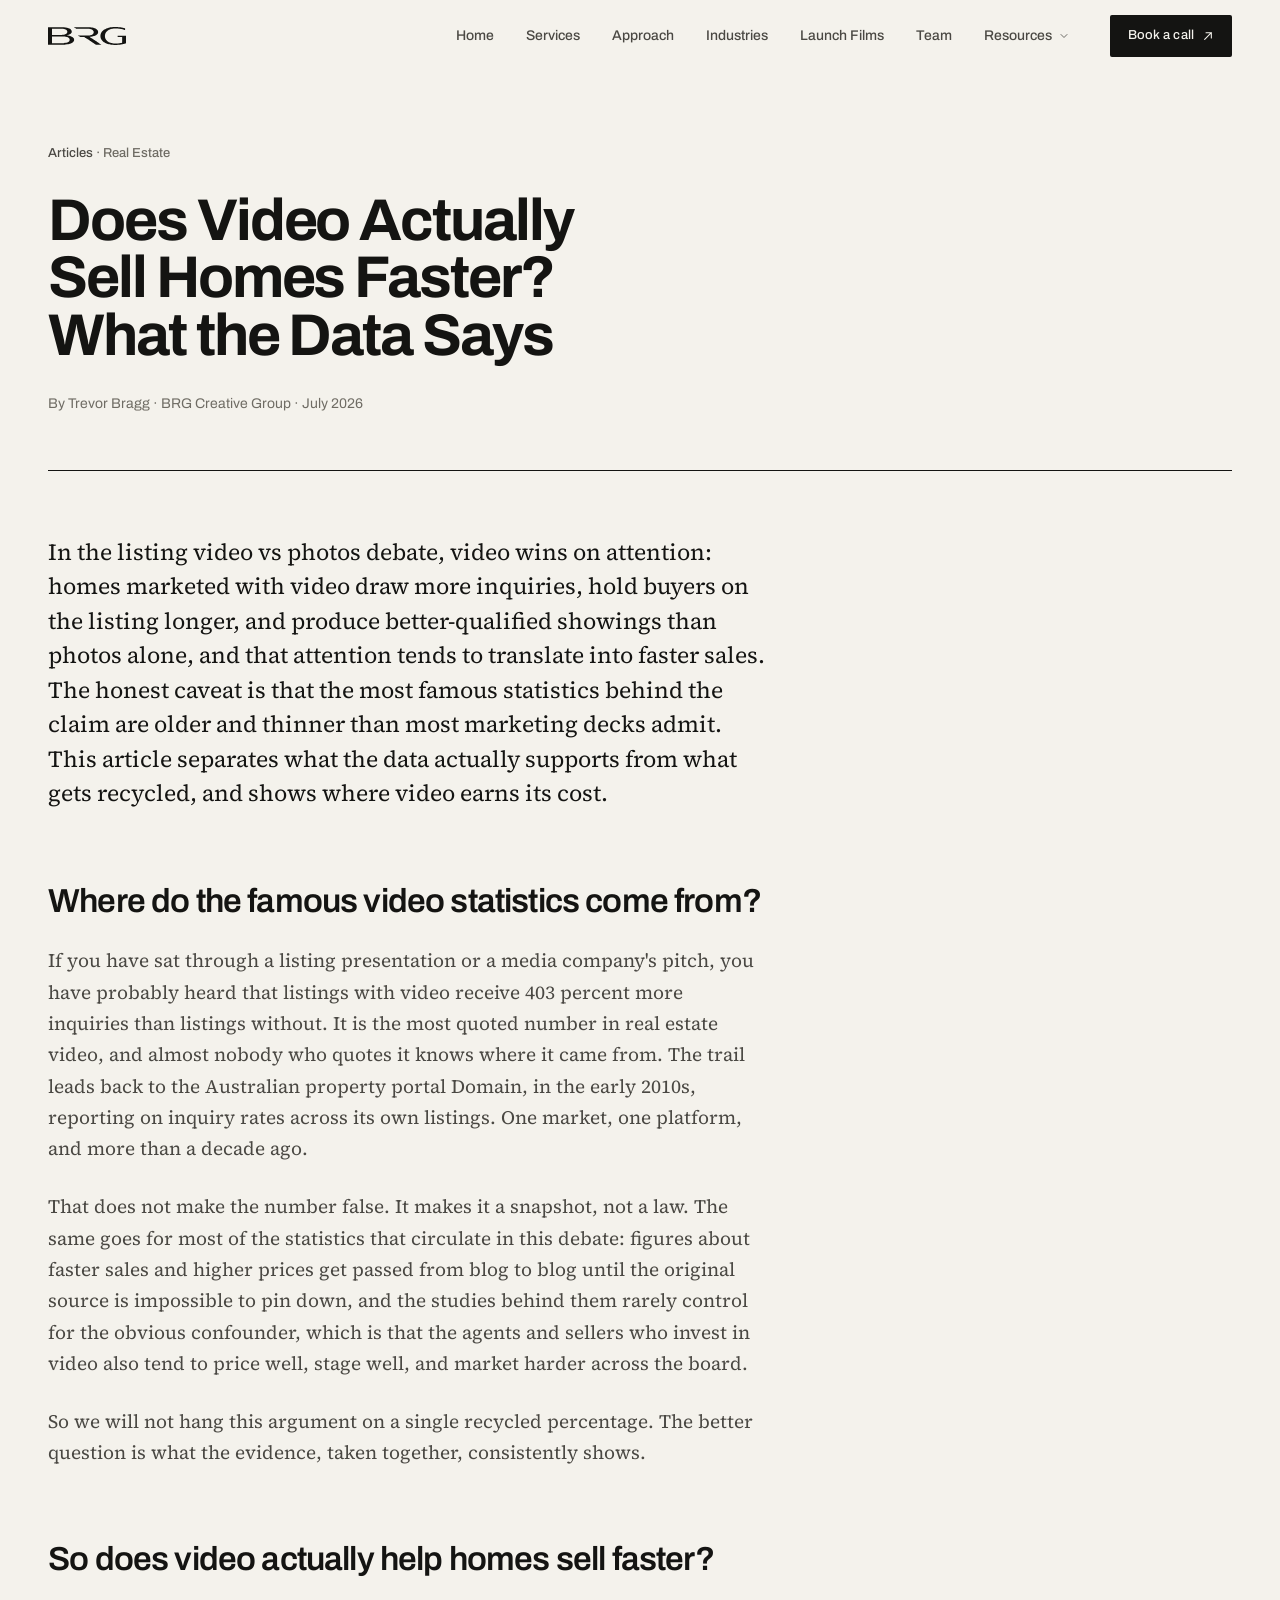
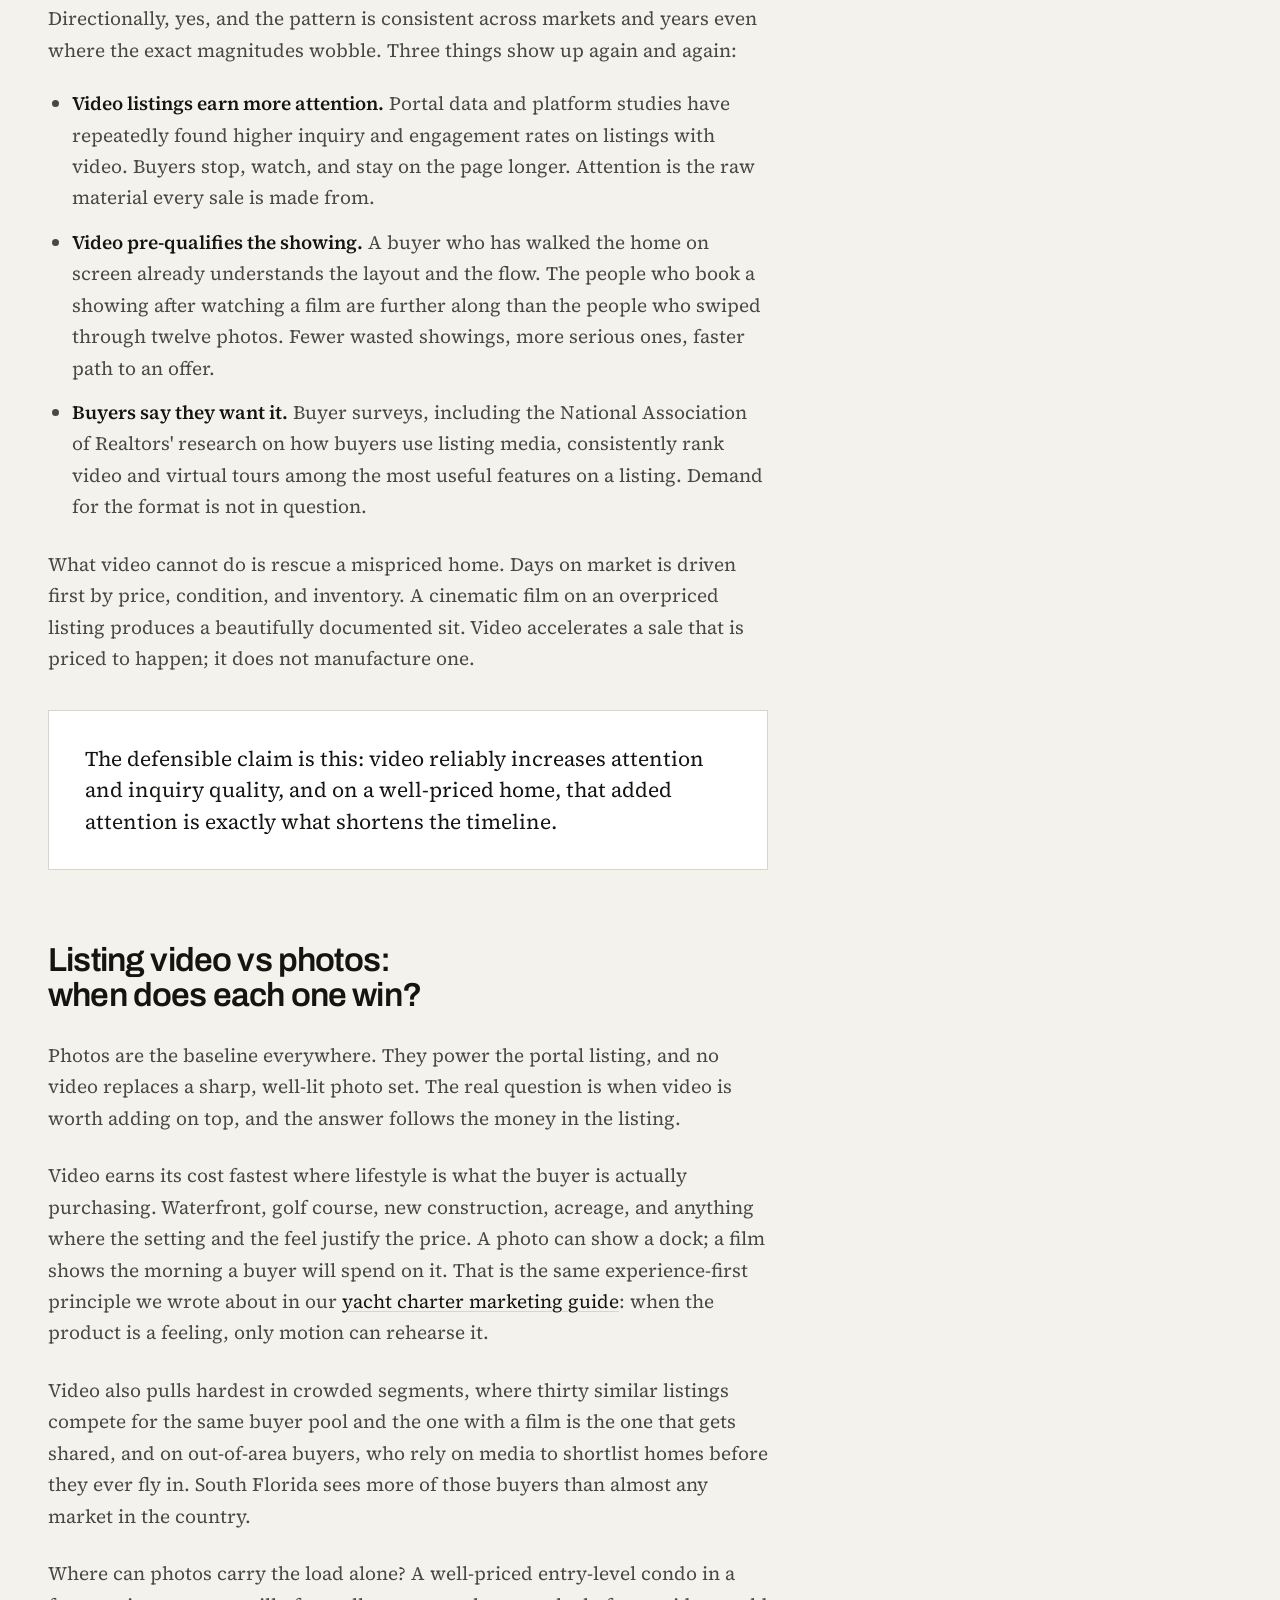
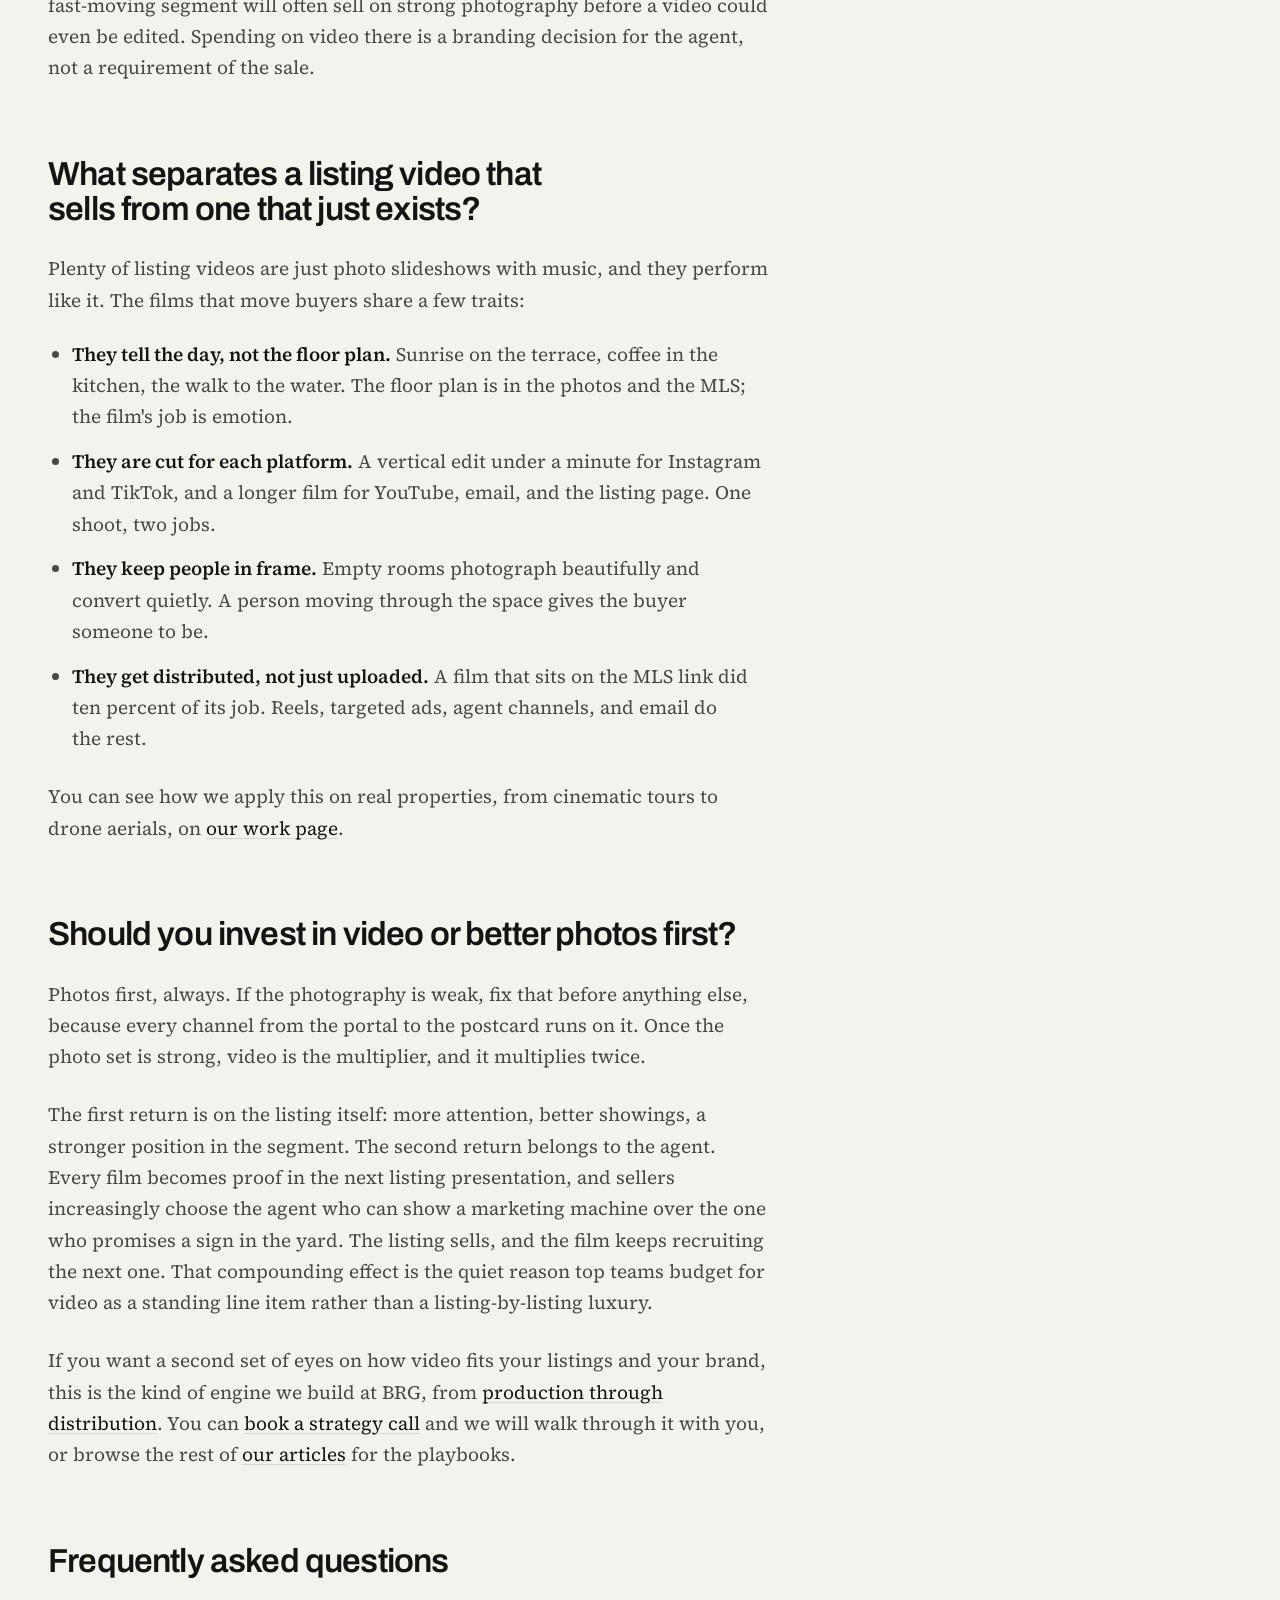
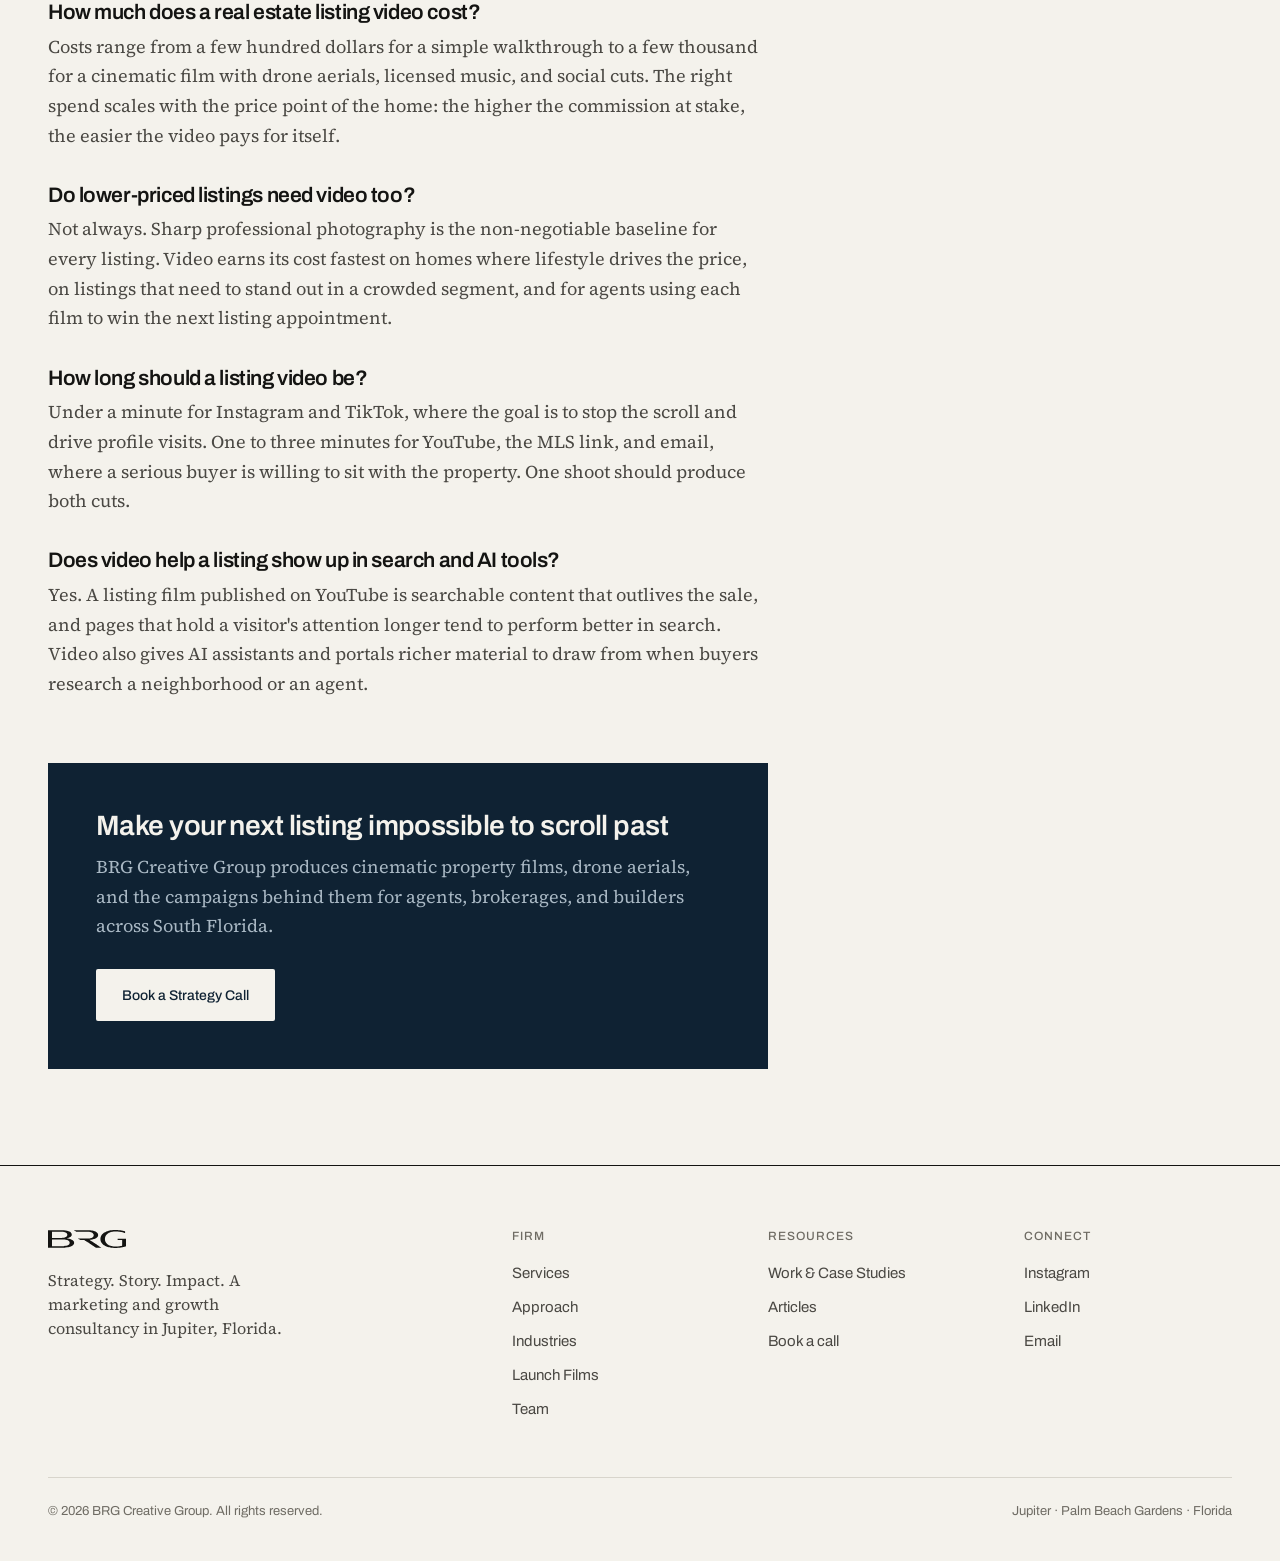
<file: blog/does-video-sell-homes-faster.html>
<!DOCTYPE html>
<html lang="en">
<head>
<meta charset="UTF-8">
<meta name="viewport" content="width=device-width, initial-scale=1.0">
<title>Does Video Actually Sell Homes Faster? Listing Video vs Photos, What the Data Says | BRG Creative Group</title>
<meta name="description" content="In the listing video vs photos debate, video wins on attention and inquiry quality, and that attention tends to translate into faster sales. Here is what the data actually supports, and where it gets oversold.">
<link rel="canonical" href="https://www.brgcreativegroup.com/blog/does-video-sell-homes-faster">
<meta property="og:type" content="article">
<meta property="og:url" content="https://www.brgcreativegroup.com/blog/does-video-sell-homes-faster">
<meta property="og:title" content="Does Video Actually Sell Homes Faster? What the Data Says">
<meta property="og:description" content="Video wins on attention and inquiry quality, and that attention tends to translate into faster sales. What the data supports, and where it gets oversold.">
<meta property="og:image" content="https://www.brgcreativegroup.com/assets/brg-social-preview.png">
<link rel="icon" type="image/png" href="/assets/favicon.png">
<link rel="apple-touch-icon" href="/assets/apple-touch-icon.png">
<link rel="preload" href="/assets/fonts/archivo-latin-700-normal.woff2" as="font" type="font/woff2" crossorigin>
<link rel="preload" href="/assets/fonts/source-serif-4-latin-400-normal.woff2" as="font" type="font/woff2" crossorigin>
<link rel="stylesheet" href="/assets/site.css">
<script type="application/ld+json">
{
  "@context": "https://schema.org",
  "@graph": [
    {
      "@type": "Article",
      "headline": "Does Video Actually Sell Homes Faster? What the Data Says",
      "description": "In the listing video vs photos debate, video wins on attention and inquiry quality, and that attention tends to translate into faster sales. What the data supports, and where it gets oversold.",
      "datePublished": "2026-07-17",
      "dateModified": "2026-07-17",
      "author": { "@type": "Person", "name": "Trevor Bragg", "url": "https://www.brgcreativegroup.com/#team" },
      "publisher": { "@type": "Organization", "name": "BRG Creative Group", "url": "https://www.brgcreativegroup.com" },
      "mainEntityOfPage": "https://www.brgcreativegroup.com/blog/does-video-sell-homes-faster"
    },
    {
      "@type": "FAQPage",
      "mainEntity": [
        { "@type": "Question", "name": "How much does a real estate listing video cost?",
          "acceptedAnswer": { "@type": "Answer", "text": "Costs range from a few hundred dollars for a simple walkthrough to a few thousand for a cinematic film with drone aerials, licensed music, and social cuts. The right spend scales with the price point of the home: the higher the commission at stake, the easier the video pays for itself." } },
        { "@type": "Question", "name": "Do lower-priced listings need video too?",
          "acceptedAnswer": { "@type": "Answer", "text": "Not always. Sharp professional photography is the non-negotiable baseline for every listing. Video earns its cost fastest on homes where lifestyle drives the price, on listings that need to stand out in a crowded segment, and for agents using each film to win the next listing appointment." } },
        { "@type": "Question", "name": "How long should a listing video be?",
          "acceptedAnswer": { "@type": "Answer", "text": "Under a minute for Instagram and TikTok, where the goal is to stop the scroll and drive profile visits. One to three minutes for YouTube, the MLS link, and email, where a serious buyer is willing to sit with the property. One shoot should produce both cuts." } },
        { "@type": "Question", "name": "Does video help a listing show up in search and AI tools?",
          "acceptedAnswer": { "@type": "Answer", "text": "Yes. A listing film published on YouTube is searchable content that outlives the sale, and pages that hold a visitor's attention longer tend to perform better in search. Video also gives AI assistants and portals richer material to draw from when buyers research a neighborhood or an agent." } }
      ]
    }
  ]
}
</script>
</head>
<body>

<a class="skip" href="#main">Skip to content</a>

<header class="nav">
  <div class="wrap">
    <a class="brand" href="/" aria-label="BRG Creative Group home"><svg class="brand-mark" aria-hidden="true" focusable="false" xmlns="http://www.w3.org/2000/svg" viewBox="0 0 464.6 107.1" fill="currentColor" fill-rule="evenodd"><path d="M396.44 106.99C395.48 106.94 393.25 106.84 391.50 106.77C388.06 106.62 386.14 106.48 383.50 106.19C382.57 106.09 381.05 105.95 380.11 105.88C379.18 105.81 377.99 105.68 377.49 105.57C375.74 105.22 375.06 105.12 373.79 104.99C373.09 104.93 372.15 104.76 371.71 104.62C371.26 104.48 370.46 104.32 369.92 104.25C368.99 104.13 368.36 104.01 365.19 103.31C364.43 103.14 363.27 102.92 362.60 102.82C361.93 102.71 361.01 102.49 360.56 102.32C360.11 102.15 359.45 101.97 359.09 101.93C358.73 101.88 358.04 101.69 357.56 101.50C357.08 101.31 356.49 101.12 356.25 101.07C355.66 100.95 353.14 100.17 352.06 99.78C351.58 99.61 350.68 99.28 350.06 99.07C349.44 98.85 348.71 98.55 348.44 98.41C348.16 98.27 347.68 98.08 347.37 98.00C347.07 97.92 346.59 97.73 346.31 97.57C346.04 97.41 345.67 97.24 345.50 97.19C345.18 97.10 343.78 96.48 341.77 95.54C341.12 95.25 340.57 95.00 340.53 95.00C340.49 95.00 340.18 94.82 339.83 94.59C339.49 94.37 338.93 94.05 338.60 93.88C338.02 93.58 336.70 92.80 334.19 91.28C333.57 90.90 332.90 90.50 332.70 90.39C329.33 88.50 325.40 84.90 320.78 79.47C319.75 78.26 317.84 75.50 317.60 74.88C317.54 74.71 317.36 74.39 317.20 74.19C316.58 73.36 315.08 70.25 314.61 68.79C314.46 68.32 314.20 67.60 314.03 67.19C313.86 66.78 313.65 65.97 313.54 65.39C313.44 64.81 313.25 64.05 313.11 63.70C312.97 63.34 312.73 62.03 312.56 60.69C312.39 59.38 312.16 57.67 312.05 56.88C311.81 55.22 311.87 52.33 312.18 49.81C312.28 48.99 312.46 47.44 312.57 46.38C312.71 45.13 312.88 44.17 313.07 43.68C313.22 43.26 313.44 42.49 313.55 41.96C313.65 41.44 313.88 40.67 314.06 40.26C314.23 39.85 314.51 39.10 314.68 38.60C315.01 37.58 315.55 36.35 316.19 35.11C316.43 34.65 316.62 34.20 316.62 34.10C316.62 34.00 316.86 33.55 317.16 33.09C317.45 32.64 318.09 31.63 318.59 30.85C319.09 30.07 319.73 29.14 320.03 28.79C320.32 28.43 320.90 27.73 321.31 27.23C322.52 25.76 326.56 21.70 328.12 20.39C329.74 19.03 331.91 17.41 332.75 16.93C333.06 16.76 333.73 16.34 334.25 16.00C334.77 15.67 335.81 15.04 336.56 14.62C337.32 14.19 338.25 13.65 338.64 13.42C339.03 13.19 339.43 13.00 339.52 13.00C339.62 13.00 339.95 12.84 340.26 12.65C340.95 12.21 344.89 10.28 346.06 9.80C346.54 9.61 347.05 9.38 347.19 9.30C347.32 9.21 347.74 9.06 348.10 8.95C348.47 8.84 348.95 8.65 349.17 8.51C349.38 8.38 349.90 8.17 350.31 8.06C350.73 7.94 351.34 7.71 351.69 7.56C352.47 7.20 356.08 6.06 357.00 5.87C357.38 5.79 358.06 5.59 358.51 5.43C358.96 5.26 359.81 5.04 360.40 4.95C360.98 4.85 361.85 4.64 362.33 4.47C362.80 4.30 363.54 4.12 363.98 4.07C364.42 4.02 365.25 3.85 365.83 3.68C366.41 3.51 367.40 3.29 368.03 3.20C369.67 2.94 372.83 2.41 374.38 2.12C375.10 1.99 376.26 1.83 376.95 1.76C377.64 1.69 378.29 1.60 378.39 1.57C378.84 1.40 381.25 1.10 383.00 1.00C384.07 0.94 385.87 0.78 387.00 0.65C390.92 0.18 391.97 0.13 399.50 0.07C409.88 -0.02 416.73 0.21 419.62 0.74C420.00 0.81 421.35 0.93 422.62 0.99C423.90 1.06 425.58 1.23 426.38 1.37C427.17 1.51 428.57 1.68 429.50 1.75C430.43 1.83 431.67 1.99 432.25 2.13C432.83 2.26 433.76 2.42 434.31 2.49C434.86 2.56 435.79 2.72 436.38 2.86C436.96 3.00 437.97 3.17 438.62 3.24C439.28 3.32 440.09 3.46 440.44 3.57C440.78 3.68 441.77 3.87 442.62 3.99C443.48 4.12 444.48 4.34 444.84 4.48C445.20 4.63 446.02 4.81 446.65 4.88C447.29 4.96 448.12 5.14 448.50 5.28C448.88 5.42 449.78 5.66 450.50 5.83C451.22 5.99 452.29 6.26 452.88 6.43C453.46 6.60 454.36 6.86 454.88 7.00C456.08 7.35 456.31 7.42 457.06 7.73C457.41 7.87 457.87 8.05 458.10 8.13C458.32 8.22 458.56 8.38 458.62 8.50C458.69 8.62 458.75 10.78 458.76 13.30C458.78 17.59 458.76 17.90 458.55 18.14C458.27 18.44 457.80 18.41 456.75 18.03C456.37 17.89 455.25 17.50 454.25 17.17C453.25 16.84 451.73 16.33 450.88 16.03C450.02 15.73 448.75 15.32 448.06 15.13C447.38 14.93 446.66 14.71 446.48 14.64C446.30 14.57 445.29 14.31 444.23 14.06C443.18 13.82 441.98 13.50 441.56 13.37C441.15 13.24 440.31 13.05 439.70 12.94C439.09 12.84 438.24 12.64 437.82 12.51C437.39 12.38 436.40 12.18 435.61 12.06C434.83 11.95 433.68 11.74 433.06 11.61C432.44 11.48 431.54 11.31 431.06 11.24C430.58 11.17 429.62 11.01 428.94 10.88C428.25 10.75 427.38 10.60 427.00 10.56C426.62 10.52 425.52 10.37 424.56 10.23C421.73 9.82 421.13 9.76 419.86 9.76C419.20 9.75 418.36 9.69 417.99 9.62C415.37 9.13 413.79 9.06 403.81 9.06C394.06 9.06 394.06 9.06 391.19 9.40C389.61 9.58 387.86 9.77 387.31 9.81C386.76 9.86 385.69 10.00 384.94 10.13C384.18 10.26 383.03 10.44 382.38 10.55C380.60 10.82 378.25 11.33 377.49 11.61C377.12 11.74 376.50 11.92 376.12 12.00C375.75 12.08 374.93 12.31 374.31 12.50C373.69 12.70 372.85 12.94 372.44 13.04C371.34 13.31 368.91 14.16 368.17 14.54C367.82 14.72 367.27 14.93 366.94 15.01C366.62 15.09 365.61 15.54 364.70 16.00C363.80 16.46 362.91 16.89 362.74 16.94C362.41 17.04 360.61 18.07 359.50 18.78C359.12 19.03 358.48 19.44 358.06 19.70C356.75 20.53 354.93 21.88 353.38 23.18C351.43 24.81 351.03 25.19 349.57 26.73C347.72 28.69 345.39 31.55 344.54 32.92C343.72 34.25 341.75 37.99 341.75 38.23C341.75 38.30 341.50 39.03 341.20 39.84C340.90 40.65 340.59 41.62 340.51 42.00C340.44 42.38 340.24 43.14 340.07 43.69C339.38 45.93 338.91 49.21 338.80 52.44C338.71 55.06 338.99 59.23 339.31 60.12C339.42 60.42 339.57 61.24 339.64 61.93C339.72 62.62 339.91 63.55 340.06 64.00C340.22 64.45 340.42 65.12 340.50 65.50C340.59 65.88 340.84 66.64 341.06 67.19C341.29 67.74 341.51 68.33 341.56 68.50C341.66 68.86 342.67 71.14 342.97 71.69C343.08 71.89 343.35 72.40 343.56 72.81C344.28 74.19 344.83 74.99 346.49 77.06C348.64 79.74 350.75 81.90 353.45 84.20C354.89 85.42 356.50 86.61 357.15 86.95C357.38 87.06 357.79 87.31 358.06 87.50C358.53 87.82 360.02 88.65 362.56 90.02C364.19 90.89 366.36 91.94 366.94 92.13C367.21 92.22 367.83 92.48 368.31 92.71C368.79 92.94 369.34 93.12 369.54 93.12C369.74 93.12 370.18 93.27 370.52 93.44C370.86 93.61 371.51 93.83 371.95 93.94C372.39 94.04 372.98 94.24 373.26 94.38C373.54 94.52 374.23 94.75 374.79 94.88C376.39 95.25 377.86 95.62 378.81 95.88C379.29 96.02 380.14 96.18 380.69 96.25C381.24 96.31 382.02 96.48 382.43 96.62C382.89 96.78 383.79 96.93 384.75 97.01C386.38 97.14 387.43 97.27 389.31 97.58C390.42 97.76 393.01 97.91 398.50 98.11C401.30 98.22 408.18 98.12 414.80 97.87C417.48 97.77 418.54 97.69 419.42 97.49C420.05 97.35 421.63 97.16 422.94 97.07C424.46 96.96 425.81 96.79 426.69 96.59C427.44 96.42 428.51 96.24 429.06 96.19C429.61 96.15 430.54 96.01 431.12 95.88C431.71 95.75 432.50 95.61 432.88 95.56C433.25 95.52 434.10 95.35 434.75 95.19C435.40 95.03 436.30 94.87 436.75 94.83C437.20 94.79 437.93 94.63 438.38 94.46C438.83 94.29 439.54 94.08 439.96 94.00C441.38 93.72 441.22 95.70 441.32 77.06C441.40 60.88 441.40 60.81 441.15 60.50C440.90 60.19 440.90 60.19 437.23 60.11C435.21 60.06 429.42 60.02 424.35 60.01C415.14 60.00 415.14 60.00 414.79 59.70C414.44 59.40 414.44 59.40 414.40 56.54C414.36 53.39 414.45 52.82 415.00 52.54C415.24 52.42 419.65 52.38 435.44 52.38C446.51 52.38 457.36 52.34 459.56 52.30C462.37 52.24 463.67 52.26 463.91 52.36C464.67 52.66 464.62 51.38 464.62 74.62C464.62 97.87 464.67 96.58 463.91 96.89C463.72 96.97 463.14 97.22 462.62 97.44C462.11 97.67 461.35 97.96 460.94 98.10C460.52 98.23 459.85 98.46 459.44 98.60C458.48 98.92 455.19 99.85 454.12 100.09C453.68 100.19 452.86 100.41 452.30 100.58C451.74 100.75 450.70 100.99 449.98 101.12C449.27 101.25 448.38 101.47 448.00 101.60C447.62 101.74 446.98 101.88 446.56 101.93C446.15 101.97 445.28 102.17 444.62 102.37C443.97 102.57 442.37 102.90 441.06 103.12C439.76 103.34 438.12 103.65 437.44 103.81C436.75 103.97 435.62 104.14 434.94 104.19C434.20 104.24 433.29 104.40 432.73 104.58C432.09 104.78 431.22 104.92 430.10 105.00C428.72 105.11 426.50 105.43 425.44 105.69C425.30 105.73 424.12 105.81 422.81 105.87C421.51 105.94 420.13 106.05 419.75 106.13C418.80 106.32 414.42 106.65 410.12 106.86C406.86 107.02 398.72 107.10 396.44 106.99ZM315.70 105.78C315.65 105.73 308.84 105.66 300.58 105.62C283.70 105.55 285.56 105.67 283.95 104.58C283.52 104.30 282.79 103.82 282.31 103.52C279.75 101.94 276.61 99.86 276.06 99.37C275.93 99.25 275.64 99.06 275.44 98.95C275.23 98.84 274.69 98.48 274.23 98.15C272.93 97.22 271.80 96.45 270.25 95.41C266.12 92.66 263.49 90.92 262.88 90.54C261.48 89.66 258.68 87.85 258.38 87.62C258.20 87.49 257.78 87.21 257.44 87.00C257.09 86.79 256.50 86.39 256.12 86.12C255.25 85.48 253.47 84.26 252.96 83.94C252.74 83.81 252.08 83.36 251.50 82.94C249.89 81.80 245.67 79.00 245.55 79.00C245.49 79.00 245.12 78.79 244.72 78.53C244.33 78.27 243.64 77.84 243.19 77.56C242.10 76.90 238.17 74.30 237.00 73.47C236.83 73.34 236.07 72.84 235.33 72.34C234.58 71.84 233.88 71.38 233.78 71.31C233.67 71.24 233.13 70.89 232.58 70.54C232.02 70.18 231.31 69.71 231.00 69.50C230.69 69.29 229.96 68.81 229.38 68.44C228.17 67.66 227.37 67.12 226.59 66.55C226.30 66.34 225.83 66.04 225.54 65.90C225.25 65.75 224.98 65.57 224.94 65.51C224.90 65.44 224.58 65.21 224.22 65.00C223.12 64.34 219.25 61.75 217.39 60.43C216.96 60.12 216.96 60.12 213.39 60.12C209.38 60.12 207.13 60.00 204.49 59.63C203.50 59.49 201.93 59.32 201.00 59.25C194.86 58.79 190.87 58.16 189.19 57.37C186.88 56.30 185.92 55.84 185.69 55.71C185.07 55.37 183.14 54.31 182.69 54.07C182.41 53.93 181.91 53.63 181.57 53.40C181.23 53.18 180.86 53.00 180.75 53.00C180.63 53.00 180.14 52.73 179.65 52.41C178.75 51.82 178.51 51.41 178.90 51.17C178.98 51.12 192.57 51.06 209.10 51.04C225.63 51.02 239.20 50.97 239.25 50.93C239.31 50.90 240.50 50.82 241.90 50.75C243.29 50.68 245.06 50.51 245.81 50.38C246.57 50.24 247.87 50.05 248.71 49.94C249.57 49.83 250.73 49.58 251.36 49.37C251.99 49.17 252.65 49.00 252.84 49.00C253.03 49.00 253.58 48.85 254.06 48.68C254.54 48.50 255.39 48.23 255.94 48.07C256.49 47.91 257.25 47.65 257.62 47.50C258.00 47.35 258.63 47.12 259.02 46.99C260.26 46.59 263.44 44.94 264.06 44.38C264.20 44.26 264.45 44.08 264.62 44.00C265.99 43.30 268.81 40.52 269.63 39.06C269.76 38.83 270.01 38.42 270.18 38.16C270.53 37.62 271.31 35.75 271.51 34.96C271.83 33.67 271.95 31.11 271.79 29.10C271.64 27.23 271.60 27.06 271.02 25.54C270.18 23.35 269.46 22.22 267.62 20.21C266.99 19.52 264.15 17.32 262.98 16.61C261.30 15.60 258.33 14.25 257.11 13.94C256.67 13.83 255.74 13.54 255.05 13.31C254.36 13.07 253.67 12.87 253.53 12.87C253.39 12.87 252.75 12.71 252.11 12.52C251.46 12.32 250.63 12.12 250.25 12.07C249.87 12.02 248.97 11.82 248.25 11.62C247.42 11.39 246.36 11.21 245.38 11.13C244.52 11.06 243.47 10.95 243.06 10.88C240.99 10.53 236.76 10.49 202.69 10.46C167.56 10.44 167.56 10.44 166.89 10.09C166.52 9.90 166.06 9.62 165.86 9.47C165.18 8.93 163.98 8.14 161.54 6.62C161.15 6.38 160.40 5.91 159.87 5.56C159.34 5.22 158.74 4.84 158.55 4.72C158.35 4.60 157.79 4.25 157.31 3.94C156.83 3.63 156.09 3.21 155.67 3.01C155.24 2.81 154.84 2.54 154.76 2.40C154.58 2.05 154.59 1.56 154.78 1.41C154.88 1.33 170.05 1.30 198.12 1.31C237.44 1.34 241.41 1.36 242.44 1.55C243.16 1.68 244.95 1.80 247.44 1.88C251.28 2.01 253.84 2.20 256.38 2.56C257.10 2.66 258.95 2.89 260.50 3.06C262.05 3.24 263.85 3.49 264.50 3.63C265.15 3.76 266.26 3.96 266.95 4.06C267.64 4.16 268.51 4.35 268.87 4.50C269.23 4.64 269.95 4.81 270.48 4.89C271.01 4.96 271.83 5.16 272.31 5.33C272.79 5.50 273.61 5.75 274.12 5.87C275.16 6.13 277.87 7.12 278.75 7.56C279.06 7.71 279.54 7.91 279.81 8.00C280.09 8.09 280.62 8.32 281.00 8.51C281.38 8.71 282.00 9.01 282.38 9.18C283.82 9.85 285.81 10.97 287.15 11.89C287.65 12.23 288.29 12.66 288.56 12.85C290.37 14.06 293.46 17.06 294.90 19.01C295.55 19.89 296.53 21.66 296.81 22.48C296.97 22.94 297.22 23.59 297.37 23.92C297.97 25.32 298.46 30.73 298.13 32.19C298.06 32.46 297.95 33.22 297.87 33.87C297.77 34.65 297.52 35.64 297.13 36.81C296.16 39.62 295.08 41.31 292.69 43.70C290.36 46.04 288.18 47.68 285.67 49.00C285.32 49.18 284.87 49.45 284.67 49.59C284.34 49.83 283.86 50.06 280.94 51.44C280.32 51.73 279.51 52.07 279.13 52.19C278.76 52.31 278.28 52.51 278.07 52.63C277.86 52.75 277.35 52.92 276.94 53.00C276.52 53.09 275.88 53.31 275.50 53.50C275.12 53.69 274.60 53.88 274.34 53.93C274.08 53.97 273.63 54.12 273.34 54.24C272.79 54.48 270.10 55.16 269.12 55.31C268.82 55.36 268.14 55.53 267.62 55.70C267.11 55.86 266.22 56.05 265.65 56.12C265.08 56.19 264.16 56.38 263.59 56.55C263.03 56.73 261.97 56.92 261.24 57.00C260.51 57.07 259.53 57.21 259.05 57.30C256.74 57.77 256.22 57.85 255.06 57.93C254.38 57.97 252.83 58.12 251.62 58.25C250.42 58.39 249.13 58.51 248.76 58.53C247.58 58.59 247.54 59.41 248.69 60.01C249.03 60.18 249.73 60.60 250.24 60.94C250.75 61.28 251.50 61.77 251.90 62.03C252.80 62.61 253.89 63.31 254.70 63.83C255.04 64.05 255.48 64.35 255.69 64.49C256.05 64.75 257.27 65.53 258.91 66.55C259.34 66.82 259.91 67.20 260.19 67.40C260.46 67.59 261.15 68.05 261.71 68.41C264.25 70.03 266.38 71.45 267.12 72.01C267.57 72.34 268.15 72.73 268.40 72.87C268.66 73.01 269.20 73.34 269.61 73.60C270.02 73.85 270.51 74.16 270.70 74.28C270.90 74.39 271.69 74.90 272.45 75.40C274.30 76.62 274.86 76.98 276.17 77.84C276.78 78.24 277.58 78.76 277.94 79.00C278.30 79.24 278.87 79.62 279.20 79.84C279.54 80.06 280.07 80.42 280.38 80.63C280.68 80.85 281.49 81.37 282.17 81.79C283.59 82.69 284.39 83.21 285.58 84.03C286.05 84.35 286.92 84.94 287.52 85.34C288.11 85.74 288.68 86.12 288.78 86.19C289.26 86.53 293.21 89.11 293.78 89.47C295.25 90.38 296.59 91.26 297.07 91.62C297.36 91.83 297.64 92.00 297.70 92.00C297.76 92.00 297.95 92.12 298.12 92.26C298.30 92.40 298.92 92.82 299.50 93.21C300.08 93.59 301.11 94.28 301.78 94.74C302.44 95.19 303.29 95.76 303.66 96.00C304.39 96.47 305.42 97.16 306.12 97.66C306.90 98.20 309.12 99.68 309.57 99.95C309.80 100.09 310.12 100.32 310.28 100.45C310.44 100.59 310.98 101.00 311.50 101.36C312.02 101.71 312.63 102.14 312.88 102.31C314.12 103.18 314.75 103.58 315.41 103.91C316.35 104.38 316.81 105.09 316.47 105.53C316.28 105.76 315.83 105.92 315.70 105.78ZM29.33 105.62C0.73 105.56 0.73 105.56 0.36 105.15C-0.00 104.75 -0.00 104.75 -0.00 53.44C-0.00 2.14 -0.00 2.14 0.28 1.81C0.44 1.63 0.76 1.44 1.00 1.39C1.74 1.23 82.34 1.31 83.94 1.48C84.69 1.55 87.31 1.71 89.75 1.81C92.19 1.92 94.67 2.06 95.25 2.13C96.37 2.26 97.90 2.41 100.19 2.62C102.56 2.84 103.73 2.99 106.44 3.45C107.88 3.70 109.48 3.95 110.00 4.02C110.52 4.09 111.58 4.31 112.38 4.50C113.17 4.69 114.07 4.89 114.38 4.94C114.68 4.99 115.44 5.18 116.06 5.38C116.68 5.57 117.81 5.91 118.56 6.13C121.51 7.00 123.76 7.80 125.06 8.43C125.41 8.60 126.45 9.11 127.38 9.56C132.38 11.99 135.73 14.44 137.73 17.12C139.95 20.10 140.44 21.21 140.99 24.47C141.68 28.50 140.93 33.10 139.19 35.43C138.98 35.71 138.72 36.08 138.61 36.25C138.18 36.92 136.17 39.06 135.29 39.79C133.32 41.41 131.45 42.61 129.38 43.58C128.45 44.02 127.47 44.49 127.21 44.63C126.94 44.78 126.41 45.00 126.03 45.14C125.65 45.27 125.27 45.43 125.18 45.50C125.10 45.57 124.58 45.80 124.04 45.99C123.50 46.19 122.55 46.55 121.93 46.79C120.50 47.35 118.28 47.96 116.75 48.20C115.44 48.41 114.79 48.73 114.67 49.22C114.56 49.65 114.99 50.00 115.61 50.00C115.86 50.00 116.54 50.12 117.11 50.25C117.69 50.39 118.73 50.59 119.43 50.70C120.12 50.80 121.00 50.96 121.38 51.06C121.75 51.16 122.51 51.29 123.05 51.37C123.60 51.44 124.49 51.64 125.03 51.81C125.57 51.99 126.15 52.12 126.33 52.12C126.50 52.12 127.08 52.27 127.60 52.45C128.13 52.63 128.98 52.88 129.48 53.01C129.99 53.14 130.58 53.35 130.80 53.49C131.01 53.62 131.44 53.76 131.75 53.81C132.06 53.86 132.82 54.09 133.44 54.32C134.06 54.55 134.96 54.86 135.44 55.01C136.60 55.37 139.05 56.43 140.69 57.28C140.96 57.42 141.61 57.76 142.12 58.03C144.01 59.01 145.32 59.83 146.93 61.05C148.20 62.01 151.26 64.99 151.97 65.96C152.82 67.11 153.61 68.38 153.76 68.85C153.84 69.10 154.01 69.47 154.14 69.68C154.26 69.89 154.57 70.91 154.82 71.94C155.38 74.27 155.53 77.07 155.20 79.19C154.96 80.68 154.38 82.92 154.09 83.44C153.98 83.64 153.79 84.04 153.68 84.31C153.58 84.59 153.28 85.12 153.03 85.50C152.78 85.88 152.43 86.41 152.26 86.68C151.04 88.53 147.32 92.05 145.24 93.31C145.02 93.45 144.49 93.77 144.07 94.03C143.65 94.29 142.86 94.72 142.31 94.99C141.76 95.26 141.17 95.57 141.00 95.67C140.72 95.84 139.82 96.28 137.25 97.47C136.80 97.68 136.20 97.91 135.91 97.99C135.62 98.07 135.03 98.30 134.60 98.50C134.17 98.71 133.73 98.87 133.63 98.87C133.53 98.87 133.08 99.01 132.63 99.18C132.18 99.34 131.03 99.69 130.06 99.94C129.10 100.20 128.00 100.52 127.62 100.65C127.25 100.78 126.51 100.97 125.98 101.06C125.45 101.16 124.80 101.35 124.53 101.49C124.26 101.62 123.48 101.83 122.80 101.94C122.12 102.05 121.14 102.24 120.62 102.38C120.10 102.51 117.80 102.90 115.49 103.25C110.24 104.04 109.95 104.08 107.75 104.25C106.75 104.33 105.38 104.51 104.69 104.64C103.82 104.82 102.50 104.93 100.38 105.01C98.69 105.07 96.47 105.18 95.44 105.25C94.41 105.32 92.78 105.43 91.81 105.49C89.51 105.65 64.71 105.70 29.33 105.62ZM93.08 96.28C97.87 96.05 104.39 95.17 107.19 94.37C107.88 94.17 108.75 93.98 109.12 93.93C109.50 93.89 110.19 93.69 110.65 93.49C111.10 93.29 111.60 93.12 111.75 93.12C111.90 93.12 112.57 92.91 113.23 92.64C113.89 92.38 114.60 92.12 114.80 92.07C115.21 91.98 117.40 91.02 118.19 90.60C118.46 90.45 119.05 90.14 119.50 89.91C123.26 87.95 125.21 86.16 127.11 82.93C127.39 82.44 127.62 81.98 127.62 81.89C127.62 81.81 127.79 81.38 128.00 80.95C128.20 80.51 128.43 79.77 128.50 79.30C128.58 78.82 128.72 78.08 128.82 77.65C129.05 76.64 129.05 75.42 128.82 74.51C128.71 74.12 128.57 73.39 128.50 72.90C128.42 72.34 128.21 71.64 127.94 71.07C127.70 70.56 127.50 70.11 127.50 70.07C127.50 70.03 127.32 69.72 127.09 69.38C126.87 69.04 126.55 68.53 126.38 68.23C125.80 67.23 123.44 65.00 121.88 63.98C119.53 62.44 116.80 61.12 113.62 60.01C112.89 59.75 112.24 59.51 112.16 59.46C112.08 59.41 111.46 59.23 110.79 59.07C107.75 58.31 106.17 57.99 105.03 57.88C104.35 57.81 103.72 57.73 103.62 57.69C102.99 57.45 100.06 57.10 97.88 57.00C96.47 56.93 94.27 56.76 93.00 56.61C90.72 56.35 90.21 56.34 57.75 56.25C39.63 56.20 24.65 56.19 24.46 56.22C23.99 56.30 23.75 56.70 23.72 57.45C23.70 57.79 23.71 66.54 23.72 76.89C23.75 98.89 23.51 96.27 25.52 96.38C27.96 96.52 90.03 96.42 93.08 96.28ZM81.12 47.08C84.96 47.03 89.19 46.69 90.69 46.32C91.10 46.22 92.16 46.04 93.04 45.94C93.92 45.83 95.23 45.58 95.96 45.37C96.70 45.17 97.42 45.00 97.57 45.00C97.73 45.00 98.97 44.63 100.33 44.18C107.06 41.95 111.96 38.36 113.81 34.31C114.74 32.27 115.19 28.85 114.81 26.75C114.69 26.10 114.55 25.31 114.50 24.99C114.21 23.33 112.61 20.50 111.10 18.99C110.51 18.39 108.73 17.00 108.57 17.00C108.52 17.00 108.17 16.77 107.78 16.50C107.40 16.22 107.02 16.00 106.93 16.00C106.85 16.00 106.46 15.83 106.07 15.62C104.36 14.70 99.50 12.87 98.79 12.87C98.64 12.88 98.11 12.73 97.61 12.56C97.10 12.39 96.29 12.19 95.81 12.12C95.33 12.05 94.12 11.82 93.12 11.62C92.13 11.42 90.61 11.20 89.75 11.13C88.89 11.06 87.99 10.97 87.75 10.94C85.05 10.55 82.14 10.52 53.38 10.48C37.37 10.46 24.24 10.49 24.14 10.55C23.69 10.84 23.69 11.05 23.75 29.09C23.80 42.57 23.85 46.77 23.96 46.89C24.04 46.97 24.32 47.07 24.57 47.11C25.06 47.19 74.81 47.16 81.12 47.08Z"/></svg></a>
    <button class="nav-toggle" id="navToggle" aria-label="Menu" aria-expanded="false" aria-controls="navLinks"><span></span><span></span></button>
    <ul class="nav-links" id="navLinks">
      <li><a href="/">Home</a></li>
      <li><a href="/#services">Services</a></li>
      <li><a href="/#approach">Approach</a></li>
      <li><a href="/#industries">Industries</a></li>
      <li><a href="/launch-films">Launch Films</a></li>
      <li><a href="/#team">Team</a></li>
      <li class="dd" data-open="false">
        <button type="button" aria-expanded="false" aria-haspopup="true">Resources <svg viewBox="0 0 24 24" aria-hidden="true"><path d="M6 9l6 6 6-6"/></svg></button>
        <div class="dd-menu">
          <a href="/blog" aria-current="page">Articles<small>Guides written from client work</small></a>
          <a href="/work">Work &amp; Case Studies<small>Reels, results, and how we got there</small></a>
        </div>
      </li>
      <li class="cta"><a class="btn" href="https://calendly.com/trevorbragg9/30min" target="_blank" rel="noopener">Book a call <svg viewBox="0 0 24 24" aria-hidden="true"><path d="M7 17L17 7M9 7h8v8"/></svg></a></li>
    </ul>
  </div>
</header>
<main id="main">
<div class="wrap">
<header class="article-head">
  <div class="eyebrow"><a href="/blog">Articles</a> &middot; Real Estate</div>
  <h1>Does Video Actually Sell Homes Faster? What the Data Says</h1>
  <div class="byline">By Trevor Bragg &middot; BRG Creative Group &middot; July 2026</div>
</header>
<article class="article-body">
<p class="lede">In the listing video vs photos debate, video wins on attention: homes marketed with video draw more inquiries, hold buyers on the listing longer, and produce better-qualified showings than photos alone, and that attention tends to translate into faster sales. The honest caveat is that the most famous statistics behind the claim are older and thinner than most marketing decks admit. This article separates what the data actually supports from what gets recycled, and shows where video earns its cost.</p>

  <h2>Where do the famous video statistics come from?</h2>
  <p>If you have sat through a listing presentation or a media company's pitch, you have probably heard that listings with video receive 403 percent more inquiries than listings without. It is the most quoted number in real estate video, and almost nobody who quotes it knows where it came from. The trail leads back to the Australian property portal Domain, in the early 2010s, reporting on inquiry rates across its own listings. One market, one platform, and more than a decade ago.</p>
  <p>That does not make the number false. It makes it a snapshot, not a law. The same goes for most of the statistics that circulate in this debate: figures about faster sales and higher prices get passed from blog to blog until the original source is impossible to pin down, and the studies behind them rarely control for the obvious confounder, which is that the agents and sellers who invest in video also tend to price well, stage well, and market harder across the board.</p>
  <p>So we will not hang this argument on a single recycled percentage. The better question is what the evidence, taken together, consistently shows.</p>

  <h2>So does video actually help homes sell faster?</h2>
  <p>Directionally, yes, and the pattern is consistent across markets and years even where the exact magnitudes wobble. Three things show up again and again:</p>
  <ul>
    <li><strong>Video listings earn more attention.</strong> Portal data and platform studies have repeatedly found higher inquiry and engagement rates on listings with video. Buyers stop, watch, and stay on the page longer. Attention is the raw material every sale is made from.</li>
    <li><strong>Video pre-qualifies the showing.</strong> A buyer who has walked the home on screen already understands the layout and the flow. The people who book a showing after watching a film are further along than the people who swiped through twelve photos. Fewer wasted showings, more serious ones, faster path to an offer.</li>
    <li><strong>Buyers say they want it.</strong> Buyer surveys, including the National Association of Realtors' research on how buyers use listing media, consistently rank video and virtual tours among the most useful features on a listing. Demand for the format is not in question.</li>
  </ul>
  <p>What video cannot do is rescue a mispriced home. Days on market is driven first by price, condition, and inventory. A cinematic film on an overpriced listing produces a beautifully documented sit. Video accelerates a sale that is priced to happen; it does not manufacture one.</p>
  <div class="callout">
    <p>The defensible claim is this: video reliably increases attention and inquiry quality, and on a well-priced home, that added attention is exactly what shortens the timeline.</p>
  </div>

  <h2>Listing video vs photos: when does each one win?</h2>
  <p>Photos are the baseline everywhere. They power the portal listing, and no video replaces a sharp, well-lit photo set. The real question is when video is worth adding on top, and the answer follows the money in the listing.</p>
  <p>Video earns its cost fastest where lifestyle is what the buyer is actually purchasing. Waterfront, golf course, new construction, acreage, and anything where the setting and the feel justify the price. A photo can show a dock; a film shows the morning a buyer will spend on it. That is the same experience-first principle we wrote about in our <a href="/blog/yacht-charter-marketing">yacht charter marketing guide</a>: when the product is a feeling, only motion can rehearse it.</p>
  <p>Video also pulls hardest in crowded segments, where thirty similar listings compete for the same buyer pool and the one with a film is the one that gets shared, and on out-of-area buyers, who rely on media to shortlist homes before they ever fly in. South Florida sees more of those buyers than almost any market in the country.</p>
  <p>Where can photos carry the load alone? A well-priced entry-level condo in a fast-moving segment will often sell on strong photography before a video could even be edited. Spending on video there is a branding decision for the agent, not a requirement of the sale.</p>

  <h2>What separates a listing video that sells from one that just exists?</h2>
  <p>Plenty of listing videos are just photo slideshows with music, and they perform like it. The films that move buyers share a few traits:</p>
  <ul>
    <li><strong>They tell the day, not the floor plan.</strong> Sunrise on the terrace, coffee in the kitchen, the walk to the water. The floor plan is in the photos and the MLS; the film's job is emotion.</li>
    <li><strong>They are cut for each platform.</strong> A vertical edit under a minute for Instagram and TikTok, and a longer film for YouTube, email, and the listing page. One shoot, two jobs.</li>
    <li><strong>They keep people in frame.</strong> Empty rooms photograph beautifully and convert quietly. A person moving through the space gives the buyer someone to be.</li>
    <li><strong>They get distributed, not just uploaded.</strong> A film that sits on the MLS link did ten percent of its job. Reels, targeted ads, agent channels, and email do the rest.</li>
  </ul>
  <p>You can see how we apply this on real properties, from cinematic tours to drone aerials, on <a href="/work">our work page</a>.</p>

  <h2>Should you invest in video or better photos first?</h2>
  <p>Photos first, always. If the photography is weak, fix that before anything else, because every channel from the portal to the postcard runs on it. Once the photo set is strong, video is the multiplier, and it multiplies twice.</p>
  <p>The first return is on the listing itself: more attention, better showings, a stronger position in the segment. The second return belongs to the agent. Every film becomes proof in the next listing presentation, and sellers increasingly choose the agent who can show a marketing machine over the one who promises a sign in the yard. The listing sells, and the film keeps recruiting the next one. That compounding effect is the quiet reason top teams budget for video as a standing line item rather than a listing-by-listing luxury.</p>
  <p>If you want a second set of eyes on how video fits your listings and your brand, this is the kind of engine we build at BRG, from <a href="/#services">production through distribution</a>. You can <a href="https://calendly.com/trevorbragg9/30min" target="_blank" rel="noopener">book a strategy call</a> and we will walk through it with you, or browse the rest of <a href="/blog">our articles</a> for the playbooks.</p>

  <h2>Frequently asked questions</h2>
  <div class="faq">
    <h3>How much does a real estate listing video cost?</h3>
    <p>Costs range from a few hundred dollars for a simple walkthrough to a few thousand for a cinematic film with drone aerials, licensed music, and social cuts. The right spend scales with the price point of the home: the higher the commission at stake, the easier the video pays for itself.</p>
    <h3>Do lower-priced listings need video too?</h3>
    <p>Not always. Sharp professional photography is the non-negotiable baseline for every listing. Video earns its cost fastest on homes where lifestyle drives the price, on listings that need to stand out in a crowded segment, and for agents using each film to win the next listing appointment.</p>
    <h3>How long should a listing video be?</h3>
    <p>Under a minute for Instagram and TikTok, where the goal is to stop the scroll and drive profile visits. One to three minutes for YouTube, the MLS link, and email, where a serious buyer is willing to sit with the property. One shoot should produce both cuts.</p>
    <h3>Does video help a listing show up in search and AI tools?</h3>
    <p>Yes. A listing film published on YouTube is searchable content that outlives the sale, and pages that hold a visitor's attention longer tend to perform better in search. Video also gives AI assistants and portals richer material to draw from when buyers research a neighborhood or an agent.</p>
  </div>

  <div class="cta-block">
    <h3>Make your next listing impossible to scroll past</h3>
    <p>BRG Creative Group produces cinematic property films, drone aerials, and the campaigns behind them for agents, brokerages, and builders across South Florida.</p>
    <a class="cta-btn" href="https://calendly.com/trevorbragg9/30min" target="_blank" rel="noopener">Book a Strategy Call</a>
  </div>
</article>
</div>
</main>

<footer class="footer">
  <div class="wrap">
    <div class="footer-grid">
      <div>
        <a class="brand" href="/"><svg class="brand-mark" aria-hidden="true" focusable="false" xmlns="http://www.w3.org/2000/svg" viewBox="0 0 464.6 107.1" fill="currentColor" fill-rule="evenodd"><path d="M396.44 106.99C395.48 106.94 393.25 106.84 391.50 106.77C388.06 106.62 386.14 106.48 383.50 106.19C382.57 106.09 381.05 105.95 380.11 105.88C379.18 105.81 377.99 105.68 377.49 105.57C375.74 105.22 375.06 105.12 373.79 104.99C373.09 104.93 372.15 104.76 371.71 104.62C371.26 104.48 370.46 104.32 369.92 104.25C368.99 104.13 368.36 104.01 365.19 103.31C364.43 103.14 363.27 102.92 362.60 102.82C361.93 102.71 361.01 102.49 360.56 102.32C360.11 102.15 359.45 101.97 359.09 101.93C358.73 101.88 358.04 101.69 357.56 101.50C357.08 101.31 356.49 101.12 356.25 101.07C355.66 100.95 353.14 100.17 352.06 99.78C351.58 99.61 350.68 99.28 350.06 99.07C349.44 98.85 348.71 98.55 348.44 98.41C348.16 98.27 347.68 98.08 347.37 98.00C347.07 97.92 346.59 97.73 346.31 97.57C346.04 97.41 345.67 97.24 345.50 97.19C345.18 97.10 343.78 96.48 341.77 95.54C341.12 95.25 340.57 95.00 340.53 95.00C340.49 95.00 340.18 94.82 339.83 94.59C339.49 94.37 338.93 94.05 338.60 93.88C338.02 93.58 336.70 92.80 334.19 91.28C333.57 90.90 332.90 90.50 332.70 90.39C329.33 88.50 325.40 84.90 320.78 79.47C319.75 78.26 317.84 75.50 317.60 74.88C317.54 74.71 317.36 74.39 317.20 74.19C316.58 73.36 315.08 70.25 314.61 68.79C314.46 68.32 314.20 67.60 314.03 67.19C313.86 66.78 313.65 65.97 313.54 65.39C313.44 64.81 313.25 64.05 313.11 63.70C312.97 63.34 312.73 62.03 312.56 60.69C312.39 59.38 312.16 57.67 312.05 56.88C311.81 55.22 311.87 52.33 312.18 49.81C312.28 48.99 312.46 47.44 312.57 46.38C312.71 45.13 312.88 44.17 313.07 43.68C313.22 43.26 313.44 42.49 313.55 41.96C313.65 41.44 313.88 40.67 314.06 40.26C314.23 39.85 314.51 39.10 314.68 38.60C315.01 37.58 315.55 36.35 316.19 35.11C316.43 34.65 316.62 34.20 316.62 34.10C316.62 34.00 316.86 33.55 317.16 33.09C317.45 32.64 318.09 31.63 318.59 30.85C319.09 30.07 319.73 29.14 320.03 28.79C320.32 28.43 320.90 27.73 321.31 27.23C322.52 25.76 326.56 21.70 328.12 20.39C329.74 19.03 331.91 17.41 332.75 16.93C333.06 16.76 333.73 16.34 334.25 16.00C334.77 15.67 335.81 15.04 336.56 14.62C337.32 14.19 338.25 13.65 338.64 13.42C339.03 13.19 339.43 13.00 339.52 13.00C339.62 13.00 339.95 12.84 340.26 12.65C340.95 12.21 344.89 10.28 346.06 9.80C346.54 9.61 347.05 9.38 347.19 9.30C347.32 9.21 347.74 9.06 348.10 8.95C348.47 8.84 348.95 8.65 349.17 8.51C349.38 8.38 349.90 8.17 350.31 8.06C350.73 7.94 351.34 7.71 351.69 7.56C352.47 7.20 356.08 6.06 357.00 5.87C357.38 5.79 358.06 5.59 358.51 5.43C358.96 5.26 359.81 5.04 360.40 4.95C360.98 4.85 361.85 4.64 362.33 4.47C362.80 4.30 363.54 4.12 363.98 4.07C364.42 4.02 365.25 3.85 365.83 3.68C366.41 3.51 367.40 3.29 368.03 3.20C369.67 2.94 372.83 2.41 374.38 2.12C375.10 1.99 376.26 1.83 376.95 1.76C377.64 1.69 378.29 1.60 378.39 1.57C378.84 1.40 381.25 1.10 383.00 1.00C384.07 0.94 385.87 0.78 387.00 0.65C390.92 0.18 391.97 0.13 399.50 0.07C409.88 -0.02 416.73 0.21 419.62 0.74C420.00 0.81 421.35 0.93 422.62 0.99C423.90 1.06 425.58 1.23 426.38 1.37C427.17 1.51 428.57 1.68 429.50 1.75C430.43 1.83 431.67 1.99 432.25 2.13C432.83 2.26 433.76 2.42 434.31 2.49C434.86 2.56 435.79 2.72 436.38 2.86C436.96 3.00 437.97 3.17 438.62 3.24C439.28 3.32 440.09 3.46 440.44 3.57C440.78 3.68 441.77 3.87 442.62 3.99C443.48 4.12 444.48 4.34 444.84 4.48C445.20 4.63 446.02 4.81 446.65 4.88C447.29 4.96 448.12 5.14 448.50 5.28C448.88 5.42 449.78 5.66 450.50 5.83C451.22 5.99 452.29 6.26 452.88 6.43C453.46 6.60 454.36 6.86 454.88 7.00C456.08 7.35 456.31 7.42 457.06 7.73C457.41 7.87 457.87 8.05 458.10 8.13C458.32 8.22 458.56 8.38 458.62 8.50C458.69 8.62 458.75 10.78 458.76 13.30C458.78 17.59 458.76 17.90 458.55 18.14C458.27 18.44 457.80 18.41 456.75 18.03C456.37 17.89 455.25 17.50 454.25 17.17C453.25 16.84 451.73 16.33 450.88 16.03C450.02 15.73 448.75 15.32 448.06 15.13C447.38 14.93 446.66 14.71 446.48 14.64C446.30 14.57 445.29 14.31 444.23 14.06C443.18 13.82 441.98 13.50 441.56 13.37C441.15 13.24 440.31 13.05 439.70 12.94C439.09 12.84 438.24 12.64 437.82 12.51C437.39 12.38 436.40 12.18 435.61 12.06C434.83 11.95 433.68 11.74 433.06 11.61C432.44 11.48 431.54 11.31 431.06 11.24C430.58 11.17 429.62 11.01 428.94 10.88C428.25 10.75 427.38 10.60 427.00 10.56C426.62 10.52 425.52 10.37 424.56 10.23C421.73 9.82 421.13 9.76 419.86 9.76C419.20 9.75 418.36 9.69 417.99 9.62C415.37 9.13 413.79 9.06 403.81 9.06C394.06 9.06 394.06 9.06 391.19 9.40C389.61 9.58 387.86 9.77 387.31 9.81C386.76 9.86 385.69 10.00 384.94 10.13C384.18 10.26 383.03 10.44 382.38 10.55C380.60 10.82 378.25 11.33 377.49 11.61C377.12 11.74 376.50 11.92 376.12 12.00C375.75 12.08 374.93 12.31 374.31 12.50C373.69 12.70 372.85 12.94 372.44 13.04C371.34 13.31 368.91 14.16 368.17 14.54C367.82 14.72 367.27 14.93 366.94 15.01C366.62 15.09 365.61 15.54 364.70 16.00C363.80 16.46 362.91 16.89 362.74 16.94C362.41 17.04 360.61 18.07 359.50 18.78C359.12 19.03 358.48 19.44 358.06 19.70C356.75 20.53 354.93 21.88 353.38 23.18C351.43 24.81 351.03 25.19 349.57 26.73C347.72 28.69 345.39 31.55 344.54 32.92C343.72 34.25 341.75 37.99 341.75 38.23C341.75 38.30 341.50 39.03 341.20 39.84C340.90 40.65 340.59 41.62 340.51 42.00C340.44 42.38 340.24 43.14 340.07 43.69C339.38 45.93 338.91 49.21 338.80 52.44C338.71 55.06 338.99 59.23 339.31 60.12C339.42 60.42 339.57 61.24 339.64 61.93C339.72 62.62 339.91 63.55 340.06 64.00C340.22 64.45 340.42 65.12 340.50 65.50C340.59 65.88 340.84 66.64 341.06 67.19C341.29 67.74 341.51 68.33 341.56 68.50C341.66 68.86 342.67 71.14 342.97 71.69C343.08 71.89 343.35 72.40 343.56 72.81C344.28 74.19 344.83 74.99 346.49 77.06C348.64 79.74 350.75 81.90 353.45 84.20C354.89 85.42 356.50 86.61 357.15 86.95C357.38 87.06 357.79 87.31 358.06 87.50C358.53 87.82 360.02 88.65 362.56 90.02C364.19 90.89 366.36 91.94 366.94 92.13C367.21 92.22 367.83 92.48 368.31 92.71C368.79 92.94 369.34 93.12 369.54 93.12C369.74 93.12 370.18 93.27 370.52 93.44C370.86 93.61 371.51 93.83 371.95 93.94C372.39 94.04 372.98 94.24 373.26 94.38C373.54 94.52 374.23 94.75 374.79 94.88C376.39 95.25 377.86 95.62 378.81 95.88C379.29 96.02 380.14 96.18 380.69 96.25C381.24 96.31 382.02 96.48 382.43 96.62C382.89 96.78 383.79 96.93 384.75 97.01C386.38 97.14 387.43 97.27 389.31 97.58C390.42 97.76 393.01 97.91 398.50 98.11C401.30 98.22 408.18 98.12 414.80 97.87C417.48 97.77 418.54 97.69 419.42 97.49C420.05 97.35 421.63 97.16 422.94 97.07C424.46 96.96 425.81 96.79 426.69 96.59C427.44 96.42 428.51 96.24 429.06 96.19C429.61 96.15 430.54 96.01 431.12 95.88C431.71 95.75 432.50 95.61 432.88 95.56C433.25 95.52 434.10 95.35 434.75 95.19C435.40 95.03 436.30 94.87 436.75 94.83C437.20 94.79 437.93 94.63 438.38 94.46C438.83 94.29 439.54 94.08 439.96 94.00C441.38 93.72 441.22 95.70 441.32 77.06C441.40 60.88 441.40 60.81 441.15 60.50C440.90 60.19 440.90 60.19 437.23 60.11C435.21 60.06 429.42 60.02 424.35 60.01C415.14 60.00 415.14 60.00 414.79 59.70C414.44 59.40 414.44 59.40 414.40 56.54C414.36 53.39 414.45 52.82 415.00 52.54C415.24 52.42 419.65 52.38 435.44 52.38C446.51 52.38 457.36 52.34 459.56 52.30C462.37 52.24 463.67 52.26 463.91 52.36C464.67 52.66 464.62 51.38 464.62 74.62C464.62 97.87 464.67 96.58 463.91 96.89C463.72 96.97 463.14 97.22 462.62 97.44C462.11 97.67 461.35 97.96 460.94 98.10C460.52 98.23 459.85 98.46 459.44 98.60C458.48 98.92 455.19 99.85 454.12 100.09C453.68 100.19 452.86 100.41 452.30 100.58C451.74 100.75 450.70 100.99 449.98 101.12C449.27 101.25 448.38 101.47 448.00 101.60C447.62 101.74 446.98 101.88 446.56 101.93C446.15 101.97 445.28 102.17 444.62 102.37C443.97 102.57 442.37 102.90 441.06 103.12C439.76 103.34 438.12 103.65 437.44 103.81C436.75 103.97 435.62 104.14 434.94 104.19C434.20 104.24 433.29 104.40 432.73 104.58C432.09 104.78 431.22 104.92 430.10 105.00C428.72 105.11 426.50 105.43 425.44 105.69C425.30 105.73 424.12 105.81 422.81 105.87C421.51 105.94 420.13 106.05 419.75 106.13C418.80 106.32 414.42 106.65 410.12 106.86C406.86 107.02 398.72 107.10 396.44 106.99ZM315.70 105.78C315.65 105.73 308.84 105.66 300.58 105.62C283.70 105.55 285.56 105.67 283.95 104.58C283.52 104.30 282.79 103.82 282.31 103.52C279.75 101.94 276.61 99.86 276.06 99.37C275.93 99.25 275.64 99.06 275.44 98.95C275.23 98.84 274.69 98.48 274.23 98.15C272.93 97.22 271.80 96.45 270.25 95.41C266.12 92.66 263.49 90.92 262.88 90.54C261.48 89.66 258.68 87.85 258.38 87.62C258.20 87.49 257.78 87.21 257.44 87.00C257.09 86.79 256.50 86.39 256.12 86.12C255.25 85.48 253.47 84.26 252.96 83.94C252.74 83.81 252.08 83.36 251.50 82.94C249.89 81.80 245.67 79.00 245.55 79.00C245.49 79.00 245.12 78.79 244.72 78.53C244.33 78.27 243.64 77.84 243.19 77.56C242.10 76.90 238.17 74.30 237.00 73.47C236.83 73.34 236.07 72.84 235.33 72.34C234.58 71.84 233.88 71.38 233.78 71.31C233.67 71.24 233.13 70.89 232.58 70.54C232.02 70.18 231.31 69.71 231.00 69.50C230.69 69.29 229.96 68.81 229.38 68.44C228.17 67.66 227.37 67.12 226.59 66.55C226.30 66.34 225.83 66.04 225.54 65.90C225.25 65.75 224.98 65.57 224.94 65.51C224.90 65.44 224.58 65.21 224.22 65.00C223.12 64.34 219.25 61.75 217.39 60.43C216.96 60.12 216.96 60.12 213.39 60.12C209.38 60.12 207.13 60.00 204.49 59.63C203.50 59.49 201.93 59.32 201.00 59.25C194.86 58.79 190.87 58.16 189.19 57.37C186.88 56.30 185.92 55.84 185.69 55.71C185.07 55.37 183.14 54.31 182.69 54.07C182.41 53.93 181.91 53.63 181.57 53.40C181.23 53.18 180.86 53.00 180.75 53.00C180.63 53.00 180.14 52.73 179.65 52.41C178.75 51.82 178.51 51.41 178.90 51.17C178.98 51.12 192.57 51.06 209.10 51.04C225.63 51.02 239.20 50.97 239.25 50.93C239.31 50.90 240.50 50.82 241.90 50.75C243.29 50.68 245.06 50.51 245.81 50.38C246.57 50.24 247.87 50.05 248.71 49.94C249.57 49.83 250.73 49.58 251.36 49.37C251.99 49.17 252.65 49.00 252.84 49.00C253.03 49.00 253.58 48.85 254.06 48.68C254.54 48.50 255.39 48.23 255.94 48.07C256.49 47.91 257.25 47.65 257.62 47.50C258.00 47.35 258.63 47.12 259.02 46.99C260.26 46.59 263.44 44.94 264.06 44.38C264.20 44.26 264.45 44.08 264.62 44.00C265.99 43.30 268.81 40.52 269.63 39.06C269.76 38.83 270.01 38.42 270.18 38.16C270.53 37.62 271.31 35.75 271.51 34.96C271.83 33.67 271.95 31.11 271.79 29.10C271.64 27.23 271.60 27.06 271.02 25.54C270.18 23.35 269.46 22.22 267.62 20.21C266.99 19.52 264.15 17.32 262.98 16.61C261.30 15.60 258.33 14.25 257.11 13.94C256.67 13.83 255.74 13.54 255.05 13.31C254.36 13.07 253.67 12.87 253.53 12.87C253.39 12.87 252.75 12.71 252.11 12.52C251.46 12.32 250.63 12.12 250.25 12.07C249.87 12.02 248.97 11.82 248.25 11.62C247.42 11.39 246.36 11.21 245.38 11.13C244.52 11.06 243.47 10.95 243.06 10.88C240.99 10.53 236.76 10.49 202.69 10.46C167.56 10.44 167.56 10.44 166.89 10.09C166.52 9.90 166.06 9.62 165.86 9.47C165.18 8.93 163.98 8.14 161.54 6.62C161.15 6.38 160.40 5.91 159.87 5.56C159.34 5.22 158.74 4.84 158.55 4.72C158.35 4.60 157.79 4.25 157.31 3.94C156.83 3.63 156.09 3.21 155.67 3.01C155.24 2.81 154.84 2.54 154.76 2.40C154.58 2.05 154.59 1.56 154.78 1.41C154.88 1.33 170.05 1.30 198.12 1.31C237.44 1.34 241.41 1.36 242.44 1.55C243.16 1.68 244.95 1.80 247.44 1.88C251.28 2.01 253.84 2.20 256.38 2.56C257.10 2.66 258.95 2.89 260.50 3.06C262.05 3.24 263.85 3.49 264.50 3.63C265.15 3.76 266.26 3.96 266.95 4.06C267.64 4.16 268.51 4.35 268.87 4.50C269.23 4.64 269.95 4.81 270.48 4.89C271.01 4.96 271.83 5.16 272.31 5.33C272.79 5.50 273.61 5.75 274.12 5.87C275.16 6.13 277.87 7.12 278.75 7.56C279.06 7.71 279.54 7.91 279.81 8.00C280.09 8.09 280.62 8.32 281.00 8.51C281.38 8.71 282.00 9.01 282.38 9.18C283.82 9.85 285.81 10.97 287.15 11.89C287.65 12.23 288.29 12.66 288.56 12.85C290.37 14.06 293.46 17.06 294.90 19.01C295.55 19.89 296.53 21.66 296.81 22.48C296.97 22.94 297.22 23.59 297.37 23.92C297.97 25.32 298.46 30.73 298.13 32.19C298.06 32.46 297.95 33.22 297.87 33.87C297.77 34.65 297.52 35.64 297.13 36.81C296.16 39.62 295.08 41.31 292.69 43.70C290.36 46.04 288.18 47.68 285.67 49.00C285.32 49.18 284.87 49.45 284.67 49.59C284.34 49.83 283.86 50.06 280.94 51.44C280.32 51.73 279.51 52.07 279.13 52.19C278.76 52.31 278.28 52.51 278.07 52.63C277.86 52.75 277.35 52.92 276.94 53.00C276.52 53.09 275.88 53.31 275.50 53.50C275.12 53.69 274.60 53.88 274.34 53.93C274.08 53.97 273.63 54.12 273.34 54.24C272.79 54.48 270.10 55.16 269.12 55.31C268.82 55.36 268.14 55.53 267.62 55.70C267.11 55.86 266.22 56.05 265.65 56.12C265.08 56.19 264.16 56.38 263.59 56.55C263.03 56.73 261.97 56.92 261.24 57.00C260.51 57.07 259.53 57.21 259.05 57.30C256.74 57.77 256.22 57.85 255.06 57.93C254.38 57.97 252.83 58.12 251.62 58.25C250.42 58.39 249.13 58.51 248.76 58.53C247.58 58.59 247.54 59.41 248.69 60.01C249.03 60.18 249.73 60.60 250.24 60.94C250.75 61.28 251.50 61.77 251.90 62.03C252.80 62.61 253.89 63.31 254.70 63.83C255.04 64.05 255.48 64.35 255.69 64.49C256.05 64.75 257.27 65.53 258.91 66.55C259.34 66.82 259.91 67.20 260.19 67.40C260.46 67.59 261.15 68.05 261.71 68.41C264.25 70.03 266.38 71.45 267.12 72.01C267.57 72.34 268.15 72.73 268.40 72.87C268.66 73.01 269.20 73.34 269.61 73.60C270.02 73.85 270.51 74.16 270.70 74.28C270.90 74.39 271.69 74.90 272.45 75.40C274.30 76.62 274.86 76.98 276.17 77.84C276.78 78.24 277.58 78.76 277.94 79.00C278.30 79.24 278.87 79.62 279.20 79.84C279.54 80.06 280.07 80.42 280.38 80.63C280.68 80.85 281.49 81.37 282.17 81.79C283.59 82.69 284.39 83.21 285.58 84.03C286.05 84.35 286.92 84.94 287.52 85.34C288.11 85.74 288.68 86.12 288.78 86.19C289.26 86.53 293.21 89.11 293.78 89.47C295.25 90.38 296.59 91.26 297.07 91.62C297.36 91.83 297.64 92.00 297.70 92.00C297.76 92.00 297.95 92.12 298.12 92.26C298.30 92.40 298.92 92.82 299.50 93.21C300.08 93.59 301.11 94.28 301.78 94.74C302.44 95.19 303.29 95.76 303.66 96.00C304.39 96.47 305.42 97.16 306.12 97.66C306.90 98.20 309.12 99.68 309.57 99.95C309.80 100.09 310.12 100.32 310.28 100.45C310.44 100.59 310.98 101.00 311.50 101.36C312.02 101.71 312.63 102.14 312.88 102.31C314.12 103.18 314.75 103.58 315.41 103.91C316.35 104.38 316.81 105.09 316.47 105.53C316.28 105.76 315.83 105.92 315.70 105.78ZM29.33 105.62C0.73 105.56 0.73 105.56 0.36 105.15C-0.00 104.75 -0.00 104.75 -0.00 53.44C-0.00 2.14 -0.00 2.14 0.28 1.81C0.44 1.63 0.76 1.44 1.00 1.39C1.74 1.23 82.34 1.31 83.94 1.48C84.69 1.55 87.31 1.71 89.75 1.81C92.19 1.92 94.67 2.06 95.25 2.13C96.37 2.26 97.90 2.41 100.19 2.62C102.56 2.84 103.73 2.99 106.44 3.45C107.88 3.70 109.48 3.95 110.00 4.02C110.52 4.09 111.58 4.31 112.38 4.50C113.17 4.69 114.07 4.89 114.38 4.94C114.68 4.99 115.44 5.18 116.06 5.38C116.68 5.57 117.81 5.91 118.56 6.13C121.51 7.00 123.76 7.80 125.06 8.43C125.41 8.60 126.45 9.11 127.38 9.56C132.38 11.99 135.73 14.44 137.73 17.12C139.95 20.10 140.44 21.21 140.99 24.47C141.68 28.50 140.93 33.10 139.19 35.43C138.98 35.71 138.72 36.08 138.61 36.25C138.18 36.92 136.17 39.06 135.29 39.79C133.32 41.41 131.45 42.61 129.38 43.58C128.45 44.02 127.47 44.49 127.21 44.63C126.94 44.78 126.41 45.00 126.03 45.14C125.65 45.27 125.27 45.43 125.18 45.50C125.10 45.57 124.58 45.80 124.04 45.99C123.50 46.19 122.55 46.55 121.93 46.79C120.50 47.35 118.28 47.96 116.75 48.20C115.44 48.41 114.79 48.73 114.67 49.22C114.56 49.65 114.99 50.00 115.61 50.00C115.86 50.00 116.54 50.12 117.11 50.25C117.69 50.39 118.73 50.59 119.43 50.70C120.12 50.80 121.00 50.96 121.38 51.06C121.75 51.16 122.51 51.29 123.05 51.37C123.60 51.44 124.49 51.64 125.03 51.81C125.57 51.99 126.15 52.12 126.33 52.12C126.50 52.12 127.08 52.27 127.60 52.45C128.13 52.63 128.98 52.88 129.48 53.01C129.99 53.14 130.58 53.35 130.80 53.49C131.01 53.62 131.44 53.76 131.75 53.81C132.06 53.86 132.82 54.09 133.44 54.32C134.06 54.55 134.96 54.86 135.44 55.01C136.60 55.37 139.05 56.43 140.69 57.28C140.96 57.42 141.61 57.76 142.12 58.03C144.01 59.01 145.32 59.83 146.93 61.05C148.20 62.01 151.26 64.99 151.97 65.96C152.82 67.11 153.61 68.38 153.76 68.85C153.84 69.10 154.01 69.47 154.14 69.68C154.26 69.89 154.57 70.91 154.82 71.94C155.38 74.27 155.53 77.07 155.20 79.19C154.96 80.68 154.38 82.92 154.09 83.44C153.98 83.64 153.79 84.04 153.68 84.31C153.58 84.59 153.28 85.12 153.03 85.50C152.78 85.88 152.43 86.41 152.26 86.68C151.04 88.53 147.32 92.05 145.24 93.31C145.02 93.45 144.49 93.77 144.07 94.03C143.65 94.29 142.86 94.72 142.31 94.99C141.76 95.26 141.17 95.57 141.00 95.67C140.72 95.84 139.82 96.28 137.25 97.47C136.80 97.68 136.20 97.91 135.91 97.99C135.62 98.07 135.03 98.30 134.60 98.50C134.17 98.71 133.73 98.87 133.63 98.87C133.53 98.87 133.08 99.01 132.63 99.18C132.18 99.34 131.03 99.69 130.06 99.94C129.10 100.20 128.00 100.52 127.62 100.65C127.25 100.78 126.51 100.97 125.98 101.06C125.45 101.16 124.80 101.35 124.53 101.49C124.26 101.62 123.48 101.83 122.80 101.94C122.12 102.05 121.14 102.24 120.62 102.38C120.10 102.51 117.80 102.90 115.49 103.25C110.24 104.04 109.95 104.08 107.75 104.25C106.75 104.33 105.38 104.51 104.69 104.64C103.82 104.82 102.50 104.93 100.38 105.01C98.69 105.07 96.47 105.18 95.44 105.25C94.41 105.32 92.78 105.43 91.81 105.49C89.51 105.65 64.71 105.70 29.33 105.62ZM93.08 96.28C97.87 96.05 104.39 95.17 107.19 94.37C107.88 94.17 108.75 93.98 109.12 93.93C109.50 93.89 110.19 93.69 110.65 93.49C111.10 93.29 111.60 93.12 111.75 93.12C111.90 93.12 112.57 92.91 113.23 92.64C113.89 92.38 114.60 92.12 114.80 92.07C115.21 91.98 117.40 91.02 118.19 90.60C118.46 90.45 119.05 90.14 119.50 89.91C123.26 87.95 125.21 86.16 127.11 82.93C127.39 82.44 127.62 81.98 127.62 81.89C127.62 81.81 127.79 81.38 128.00 80.95C128.20 80.51 128.43 79.77 128.50 79.30C128.58 78.82 128.72 78.08 128.82 77.65C129.05 76.64 129.05 75.42 128.82 74.51C128.71 74.12 128.57 73.39 128.50 72.90C128.42 72.34 128.21 71.64 127.94 71.07C127.70 70.56 127.50 70.11 127.50 70.07C127.50 70.03 127.32 69.72 127.09 69.38C126.87 69.04 126.55 68.53 126.38 68.23C125.80 67.23 123.44 65.00 121.88 63.98C119.53 62.44 116.80 61.12 113.62 60.01C112.89 59.75 112.24 59.51 112.16 59.46C112.08 59.41 111.46 59.23 110.79 59.07C107.75 58.31 106.17 57.99 105.03 57.88C104.35 57.81 103.72 57.73 103.62 57.69C102.99 57.45 100.06 57.10 97.88 57.00C96.47 56.93 94.27 56.76 93.00 56.61C90.72 56.35 90.21 56.34 57.75 56.25C39.63 56.20 24.65 56.19 24.46 56.22C23.99 56.30 23.75 56.70 23.72 57.45C23.70 57.79 23.71 66.54 23.72 76.89C23.75 98.89 23.51 96.27 25.52 96.38C27.96 96.52 90.03 96.42 93.08 96.28ZM81.12 47.08C84.96 47.03 89.19 46.69 90.69 46.32C91.10 46.22 92.16 46.04 93.04 45.94C93.92 45.83 95.23 45.58 95.96 45.37C96.70 45.17 97.42 45.00 97.57 45.00C97.73 45.00 98.97 44.63 100.33 44.18C107.06 41.95 111.96 38.36 113.81 34.31C114.74 32.27 115.19 28.85 114.81 26.75C114.69 26.10 114.55 25.31 114.50 24.99C114.21 23.33 112.61 20.50 111.10 18.99C110.51 18.39 108.73 17.00 108.57 17.00C108.52 17.00 108.17 16.77 107.78 16.50C107.40 16.22 107.02 16.00 106.93 16.00C106.85 16.00 106.46 15.83 106.07 15.62C104.36 14.70 99.50 12.87 98.79 12.87C98.64 12.88 98.11 12.73 97.61 12.56C97.10 12.39 96.29 12.19 95.81 12.12C95.33 12.05 94.12 11.82 93.12 11.62C92.13 11.42 90.61 11.20 89.75 11.13C88.89 11.06 87.99 10.97 87.75 10.94C85.05 10.55 82.14 10.52 53.38 10.48C37.37 10.46 24.24 10.49 24.14 10.55C23.69 10.84 23.69 11.05 23.75 29.09C23.80 42.57 23.85 46.77 23.96 46.89C24.04 46.97 24.32 47.07 24.57 47.11C25.06 47.19 74.81 47.16 81.12 47.08Z"/></svg></a>
        <p class="tag">Strategy. Story. Impact. A marketing and growth consultancy in Jupiter, Florida.</p>
      </div>
      <div>
        <h4>Firm</h4>
        <ul>
          <li><a href="/#services">Services</a></li>
          <li><a href="/#approach">Approach</a></li>
          <li><a href="/#industries">Industries</a></li>
          <li><a href="/launch-films">Launch Films</a></li>
          <li><a href="/#team">Team</a></li>
        </ul>
      </div>
      <div>
        <h4>Resources</h4>
        <ul>
          <li><a href="/work">Work &amp; Case Studies</a></li>
          <li><a href="/blog">Articles</a></li>
          <li><a href="https://calendly.com/trevorbragg9/30min" target="_blank" rel="noopener">Book a call</a></li>
        </ul>
      </div>
      <div>
        <h4>Connect</h4>
        <ul>
          <li><a href="https://www.instagram.com/brgcreativegroup" target="_blank" rel="noopener">Instagram</a></li>
          <li><a href="https://www.linkedin.com/company/bragg-productions/" target="_blank" rel="noopener">LinkedIn</a></li>
          <li><a href="mailto:trevor@brgcreativegroup.com">Email</a></li>
        </ul>
      </div>
    </div>
    <div class="footer-base">
      <span>&copy; 2026 BRG Creative Group. All rights reserved.</span>
      <span>Jupiter &middot; Palm Beach Gardens &middot; Florida</span>
    </div>
  </div>
</footer>

<script src="/assets/site.js" defer></script>
</body>
</html>
</file>
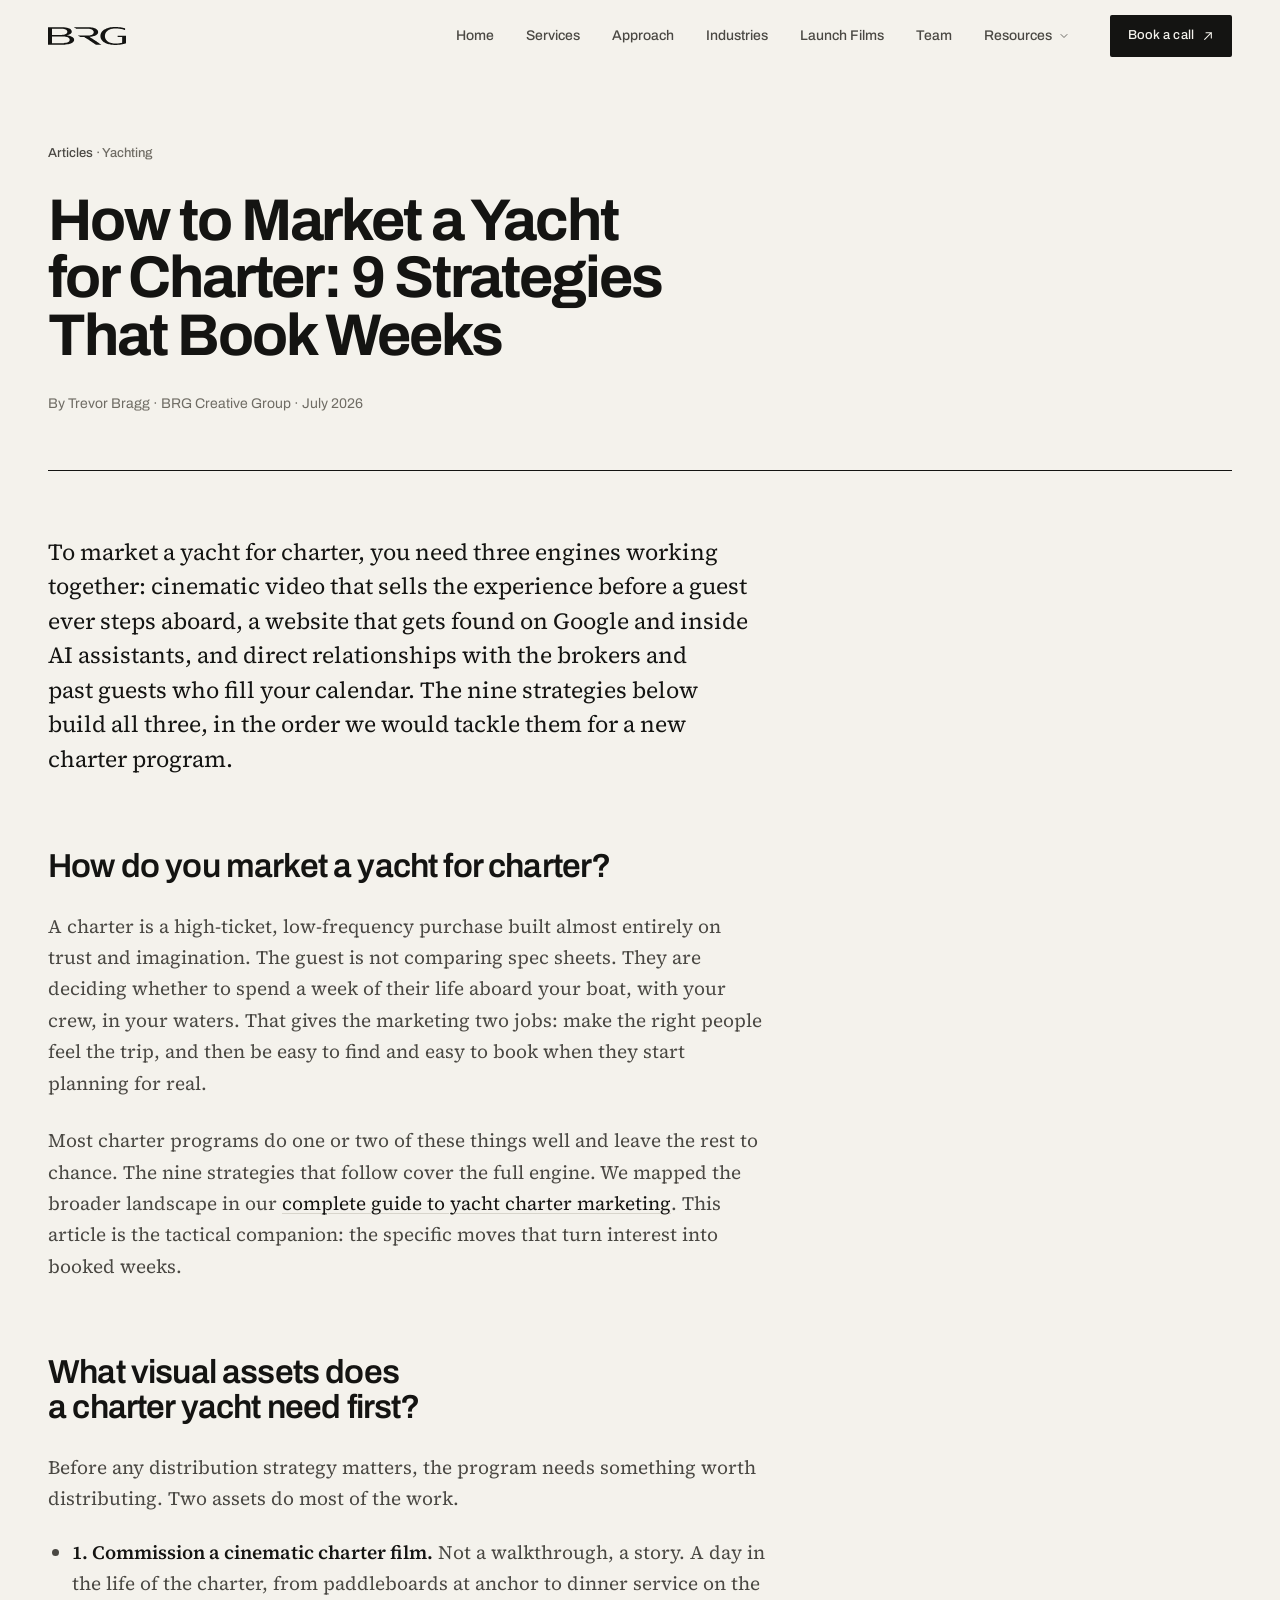
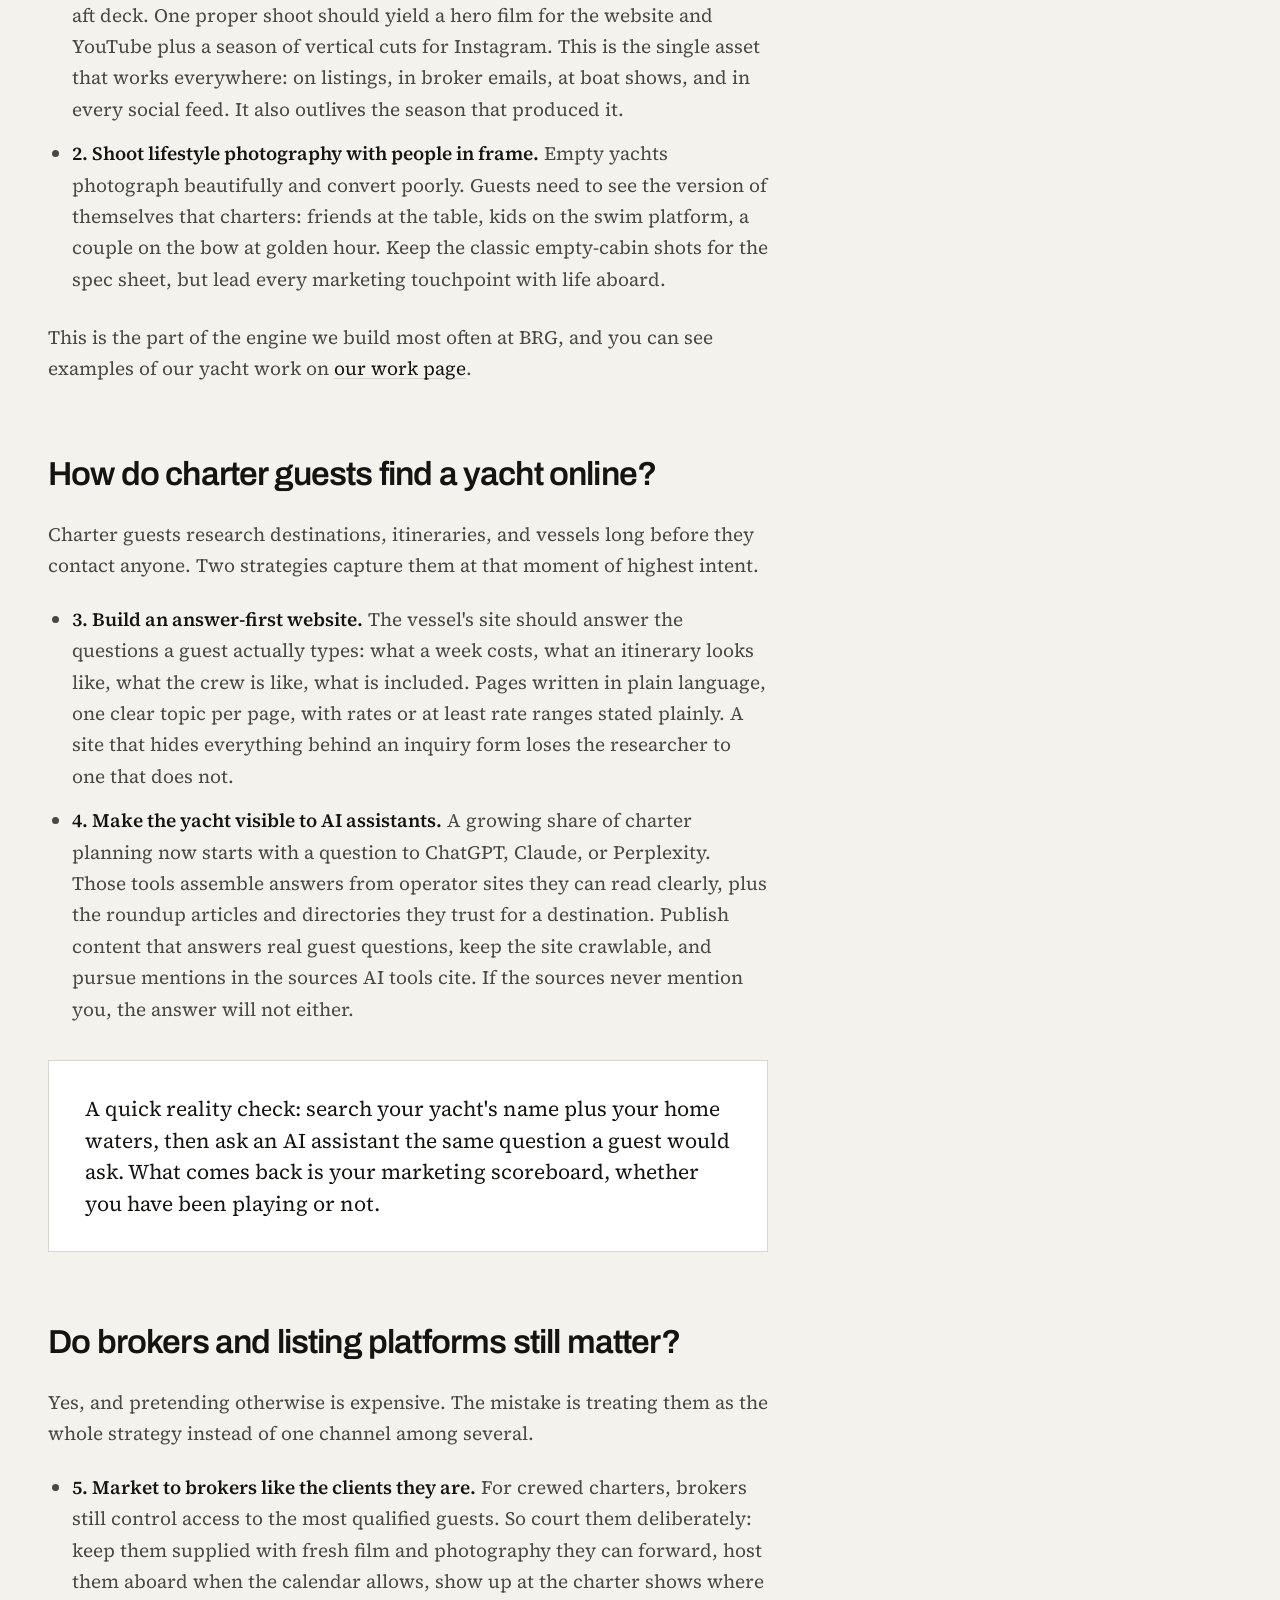
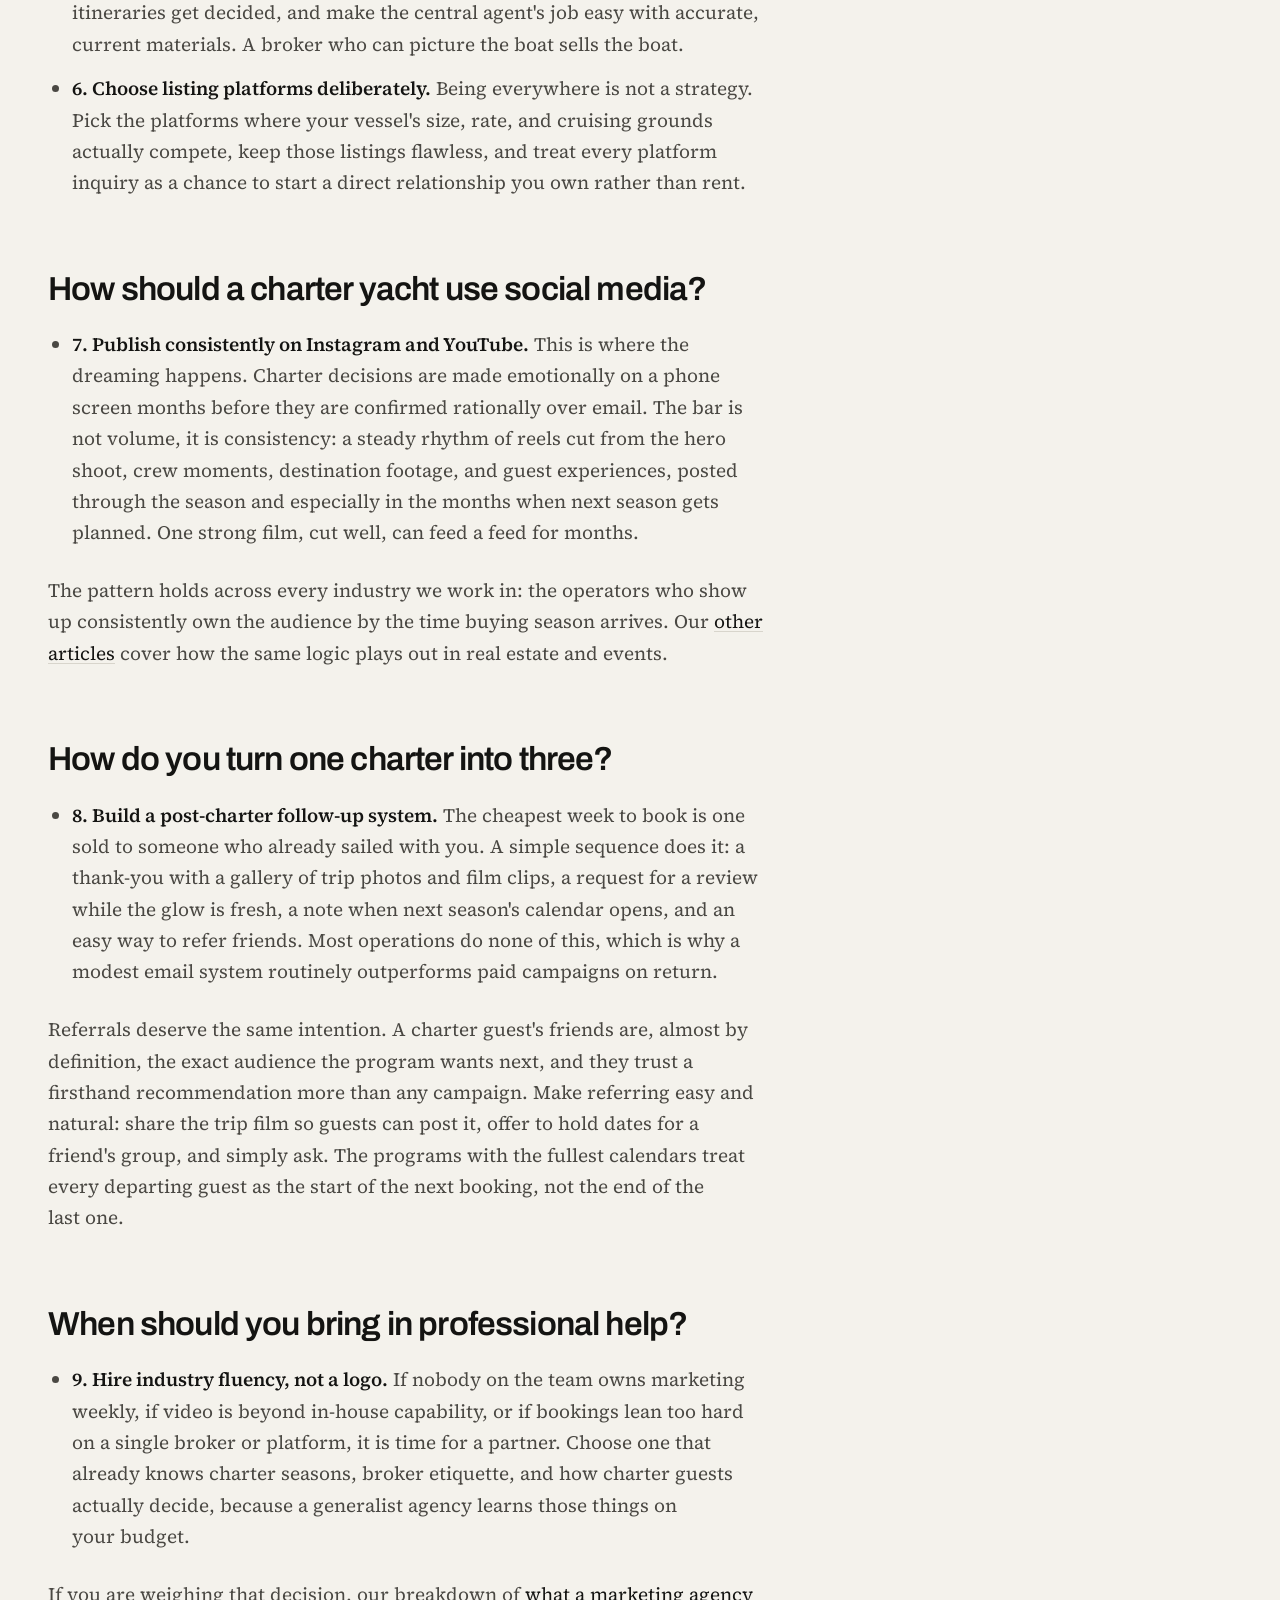
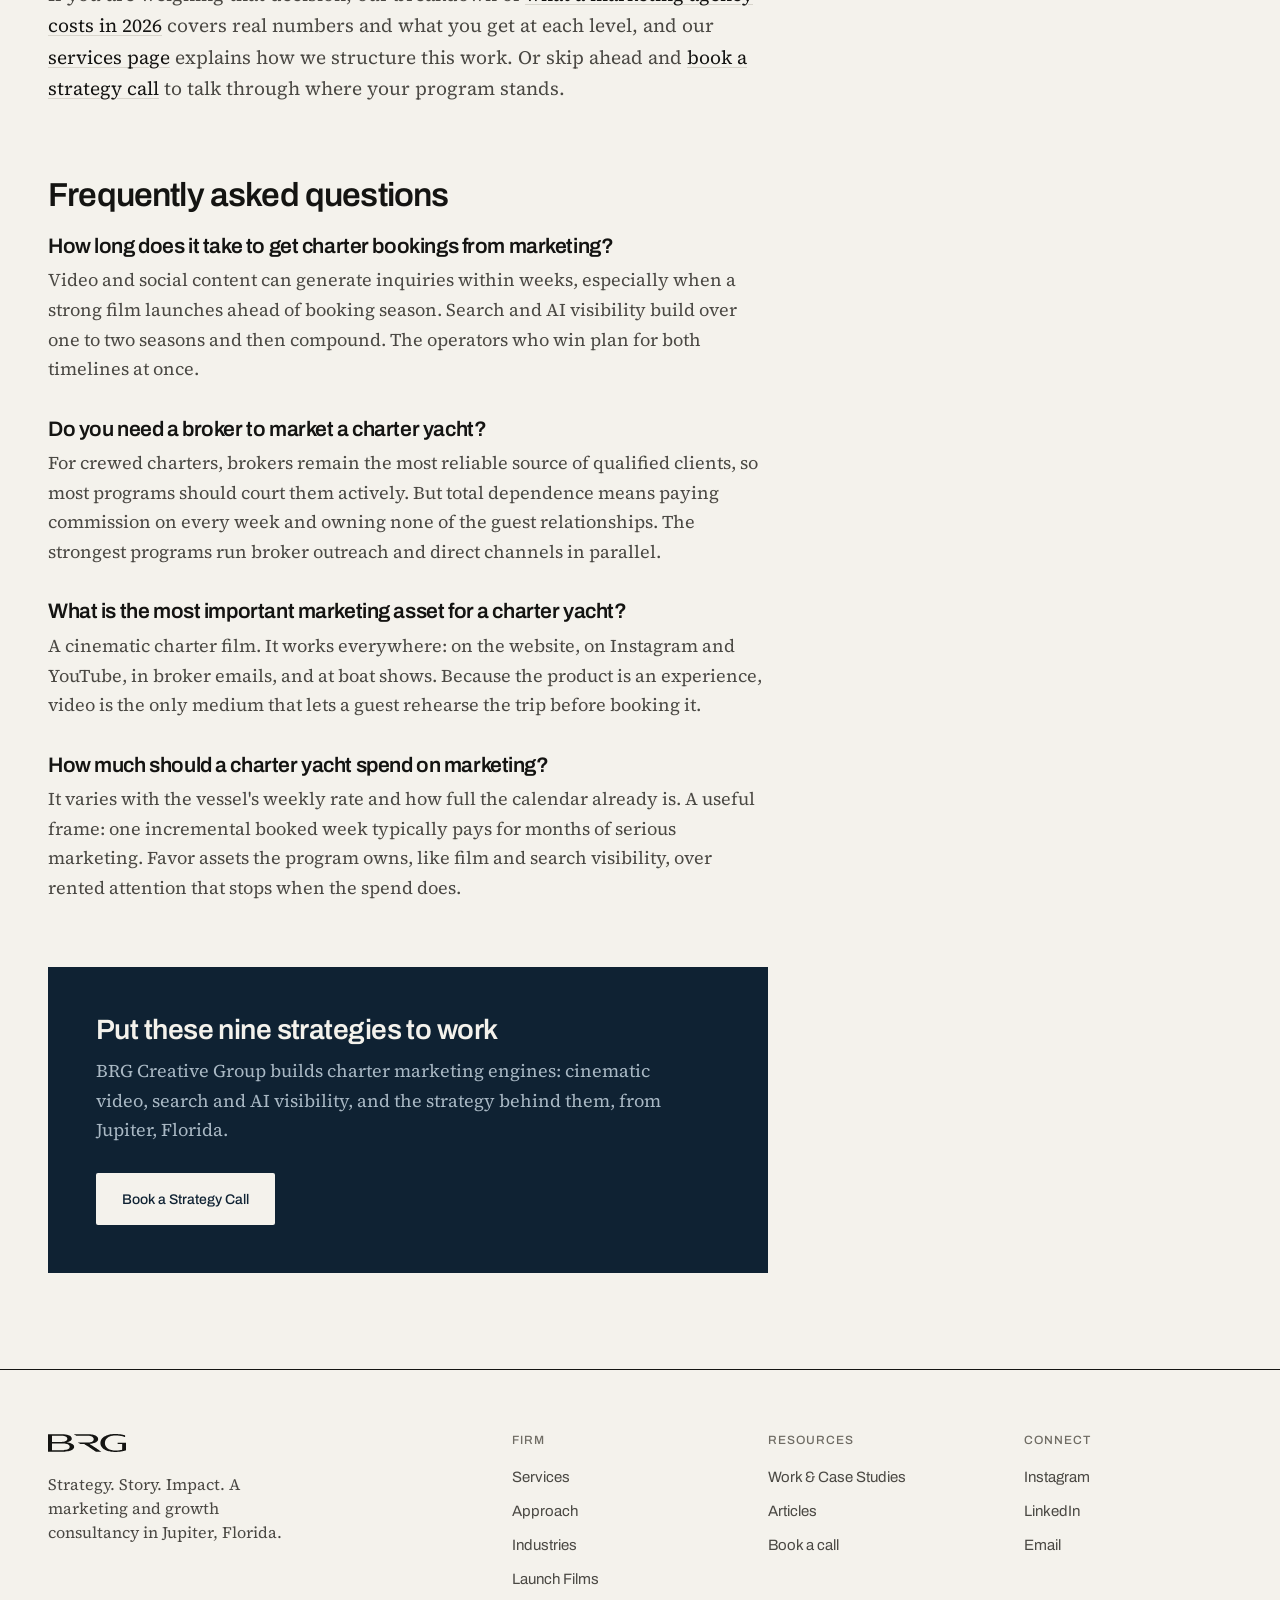
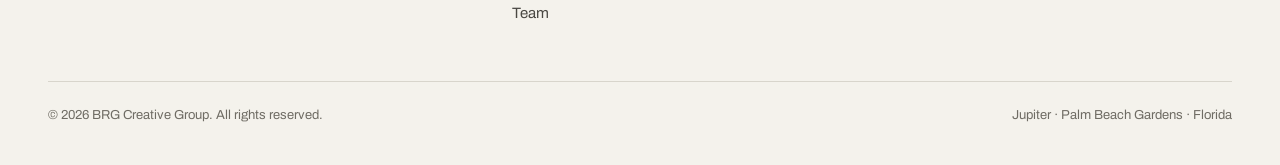
<file: blog/how-to-market-a-yacht-for-charter.html>
<!DOCTYPE html>
<html lang="en">
<head>
<meta charset="UTF-8">
<meta name="viewport" content="width=device-width, initial-scale=1.0">
<title>How to Market a Yacht for Charter: 9 Strategies That Book Weeks | BRG Creative Group</title>
<meta name="description" content="How to market a yacht for charter: nine strategies covering cinematic video, search and AI visibility, broker relationships, and repeat guests, from a Florida agency working in yachting.">
<link rel="canonical" href="https://www.brgcreativegroup.com/blog/how-to-market-a-yacht-for-charter">
<meta property="og:type" content="article">
<meta property="og:url" content="https://www.brgcreativegroup.com/blog/how-to-market-a-yacht-for-charter">
<meta property="og:title" content="How to Market a Yacht for Charter: 9 Strategies That Book Weeks">
<meta property="og:description" content="Nine strategies that fill a charter calendar: cinematic video, search and AI visibility, broker relationships, and a repeat-guest system.">
<meta property="og:image" content="https://www.brgcreativegroup.com/assets/brg-social-preview.png">
<link rel="icon" type="image/png" href="/assets/favicon.png">
<link rel="apple-touch-icon" href="/assets/apple-touch-icon.png">
<link rel="preload" href="/assets/fonts/archivo-latin-700-normal.woff2" as="font" type="font/woff2" crossorigin>
<link rel="preload" href="/assets/fonts/source-serif-4-latin-400-normal.woff2" as="font" type="font/woff2" crossorigin>
<link rel="stylesheet" href="/assets/site.css">
<script type="application/ld+json">
{
  "@context": "https://schema.org",
  "@graph": [
    {
      "@type": "Article",
      "headline": "How to Market a Yacht for Charter: 9 Strategies That Book Weeks",
      "description": "Nine strategies for marketing a charter yacht: cinematic video, search and AI visibility, broker relationships, listing platforms, social media, and a repeat-guest system.",
      "datePublished": "2026-07-21",
      "dateModified": "2026-07-21",
      "author": { "@type": "Person", "name": "Trevor Bragg", "url": "https://www.brgcreativegroup.com/#team" },
      "publisher": { "@type": "Organization", "name": "BRG Creative Group", "url": "https://www.brgcreativegroup.com" },
      "mainEntityOfPage": "https://www.brgcreativegroup.com/blog/how-to-market-a-yacht-for-charter"
    },
    {
      "@type": "FAQPage",
      "mainEntity": [
        { "@type": "Question", "name": "How long does it take to get charter bookings from marketing?",
          "acceptedAnswer": { "@type": "Answer", "text": "Video and social content can generate inquiries within weeks, especially when a strong film launches ahead of booking season. Search and AI visibility build over one to two seasons and then compound. The operators who win plan for both timelines at once." } },
        { "@type": "Question", "name": "Do you need a broker to market a charter yacht?",
          "acceptedAnswer": { "@type": "Answer", "text": "For crewed charters, brokers remain the most reliable source of qualified clients, so most programs should court them actively. But total dependence on brokers means paying commission on every week and owning none of the guest relationships. The strongest programs run broker outreach and their own direct channels in parallel." } },
        { "@type": "Question", "name": "What is the most important marketing asset for a charter yacht?",
          "acceptedAnswer": { "@type": "Answer", "text": "A cinematic charter film. It is the one asset that works everywhere: on the website, on Instagram and YouTube, in broker emails, and at boat shows. Because the product is an experience, video is the only medium that lets a guest rehearse the trip before booking it." } },
        { "@type": "Question", "name": "How much should a charter yacht spend on marketing?",
          "acceptedAnswer": { "@type": "Answer", "text": "It varies with the vessel's weekly rate and how full the calendar already is. A useful frame: one incremental booked week typically pays for months of serious marketing. Spend should favor assets the program owns, like film and search visibility, over rented attention that stops when the budget does." } }
      ]
    }
  ]
}
</script>
</head>
<body>

<a class="skip" href="#main">Skip to content</a>

<header class="nav">
  <div class="wrap">
    <a class="brand" href="/" aria-label="BRG Creative Group home"><svg class="brand-mark" aria-hidden="true" focusable="false" xmlns="http://www.w3.org/2000/svg" viewBox="0 0 464.6 107.1" fill="currentColor" fill-rule="evenodd"><path d="M396.44 106.99C395.48 106.94 393.25 106.84 391.50 106.77C388.06 106.62 386.14 106.48 383.50 106.19C382.57 106.09 381.05 105.95 380.11 105.88C379.18 105.81 377.99 105.68 377.49 105.57C375.74 105.22 375.06 105.12 373.79 104.99C373.09 104.93 372.15 104.76 371.71 104.62C371.26 104.48 370.46 104.32 369.92 104.25C368.99 104.13 368.36 104.01 365.19 103.31C364.43 103.14 363.27 102.92 362.60 102.82C361.93 102.71 361.01 102.49 360.56 102.32C360.11 102.15 359.45 101.97 359.09 101.93C358.73 101.88 358.04 101.69 357.56 101.50C357.08 101.31 356.49 101.12 356.25 101.07C355.66 100.95 353.14 100.17 352.06 99.78C351.58 99.61 350.68 99.28 350.06 99.07C349.44 98.85 348.71 98.55 348.44 98.41C348.16 98.27 347.68 98.08 347.37 98.00C347.07 97.92 346.59 97.73 346.31 97.57C346.04 97.41 345.67 97.24 345.50 97.19C345.18 97.10 343.78 96.48 341.77 95.54C341.12 95.25 340.57 95.00 340.53 95.00C340.49 95.00 340.18 94.82 339.83 94.59C339.49 94.37 338.93 94.05 338.60 93.88C338.02 93.58 336.70 92.80 334.19 91.28C333.57 90.90 332.90 90.50 332.70 90.39C329.33 88.50 325.40 84.90 320.78 79.47C319.75 78.26 317.84 75.50 317.60 74.88C317.54 74.71 317.36 74.39 317.20 74.19C316.58 73.36 315.08 70.25 314.61 68.79C314.46 68.32 314.20 67.60 314.03 67.19C313.86 66.78 313.65 65.97 313.54 65.39C313.44 64.81 313.25 64.05 313.11 63.70C312.97 63.34 312.73 62.03 312.56 60.69C312.39 59.38 312.16 57.67 312.05 56.88C311.81 55.22 311.87 52.33 312.18 49.81C312.28 48.99 312.46 47.44 312.57 46.38C312.71 45.13 312.88 44.17 313.07 43.68C313.22 43.26 313.44 42.49 313.55 41.96C313.65 41.44 313.88 40.67 314.06 40.26C314.23 39.85 314.51 39.10 314.68 38.60C315.01 37.58 315.55 36.35 316.19 35.11C316.43 34.65 316.62 34.20 316.62 34.10C316.62 34.00 316.86 33.55 317.16 33.09C317.45 32.64 318.09 31.63 318.59 30.85C319.09 30.07 319.73 29.14 320.03 28.79C320.32 28.43 320.90 27.73 321.31 27.23C322.52 25.76 326.56 21.70 328.12 20.39C329.74 19.03 331.91 17.41 332.75 16.93C333.06 16.76 333.73 16.34 334.25 16.00C334.77 15.67 335.81 15.04 336.56 14.62C337.32 14.19 338.25 13.65 338.64 13.42C339.03 13.19 339.43 13.00 339.52 13.00C339.62 13.00 339.95 12.84 340.26 12.65C340.95 12.21 344.89 10.28 346.06 9.80C346.54 9.61 347.05 9.38 347.19 9.30C347.32 9.21 347.74 9.06 348.10 8.95C348.47 8.84 348.95 8.65 349.17 8.51C349.38 8.38 349.90 8.17 350.31 8.06C350.73 7.94 351.34 7.71 351.69 7.56C352.47 7.20 356.08 6.06 357.00 5.87C357.38 5.79 358.06 5.59 358.51 5.43C358.96 5.26 359.81 5.04 360.40 4.95C360.98 4.85 361.85 4.64 362.33 4.47C362.80 4.30 363.54 4.12 363.98 4.07C364.42 4.02 365.25 3.85 365.83 3.68C366.41 3.51 367.40 3.29 368.03 3.20C369.67 2.94 372.83 2.41 374.38 2.12C375.10 1.99 376.26 1.83 376.95 1.76C377.64 1.69 378.29 1.60 378.39 1.57C378.84 1.40 381.25 1.10 383.00 1.00C384.07 0.94 385.87 0.78 387.00 0.65C390.92 0.18 391.97 0.13 399.50 0.07C409.88 -0.02 416.73 0.21 419.62 0.74C420.00 0.81 421.35 0.93 422.62 0.99C423.90 1.06 425.58 1.23 426.38 1.37C427.17 1.51 428.57 1.68 429.50 1.75C430.43 1.83 431.67 1.99 432.25 2.13C432.83 2.26 433.76 2.42 434.31 2.49C434.86 2.56 435.79 2.72 436.38 2.86C436.96 3.00 437.97 3.17 438.62 3.24C439.28 3.32 440.09 3.46 440.44 3.57C440.78 3.68 441.77 3.87 442.62 3.99C443.48 4.12 444.48 4.34 444.84 4.48C445.20 4.63 446.02 4.81 446.65 4.88C447.29 4.96 448.12 5.14 448.50 5.28C448.88 5.42 449.78 5.66 450.50 5.83C451.22 5.99 452.29 6.26 452.88 6.43C453.46 6.60 454.36 6.86 454.88 7.00C456.08 7.35 456.31 7.42 457.06 7.73C457.41 7.87 457.87 8.05 458.10 8.13C458.32 8.22 458.56 8.38 458.62 8.50C458.69 8.62 458.75 10.78 458.76 13.30C458.78 17.59 458.76 17.90 458.55 18.14C458.27 18.44 457.80 18.41 456.75 18.03C456.37 17.89 455.25 17.50 454.25 17.17C453.25 16.84 451.73 16.33 450.88 16.03C450.02 15.73 448.75 15.32 448.06 15.13C447.38 14.93 446.66 14.71 446.48 14.64C446.30 14.57 445.29 14.31 444.23 14.06C443.18 13.82 441.98 13.50 441.56 13.37C441.15 13.24 440.31 13.05 439.70 12.94C439.09 12.84 438.24 12.64 437.82 12.51C437.39 12.38 436.40 12.18 435.61 12.06C434.83 11.95 433.68 11.74 433.06 11.61C432.44 11.48 431.54 11.31 431.06 11.24C430.58 11.17 429.62 11.01 428.94 10.88C428.25 10.75 427.38 10.60 427.00 10.56C426.62 10.52 425.52 10.37 424.56 10.23C421.73 9.82 421.13 9.76 419.86 9.76C419.20 9.75 418.36 9.69 417.99 9.62C415.37 9.13 413.79 9.06 403.81 9.06C394.06 9.06 394.06 9.06 391.19 9.40C389.61 9.58 387.86 9.77 387.31 9.81C386.76 9.86 385.69 10.00 384.94 10.13C384.18 10.26 383.03 10.44 382.38 10.55C380.60 10.82 378.25 11.33 377.49 11.61C377.12 11.74 376.50 11.92 376.12 12.00C375.75 12.08 374.93 12.31 374.31 12.50C373.69 12.70 372.85 12.94 372.44 13.04C371.34 13.31 368.91 14.16 368.17 14.54C367.82 14.72 367.27 14.93 366.94 15.01C366.62 15.09 365.61 15.54 364.70 16.00C363.80 16.46 362.91 16.89 362.74 16.94C362.41 17.04 360.61 18.07 359.50 18.78C359.12 19.03 358.48 19.44 358.06 19.70C356.75 20.53 354.93 21.88 353.38 23.18C351.43 24.81 351.03 25.19 349.57 26.73C347.72 28.69 345.39 31.55 344.54 32.92C343.72 34.25 341.75 37.99 341.75 38.23C341.75 38.30 341.50 39.03 341.20 39.84C340.90 40.65 340.59 41.62 340.51 42.00C340.44 42.38 340.24 43.14 340.07 43.69C339.38 45.93 338.91 49.21 338.80 52.44C338.71 55.06 338.99 59.23 339.31 60.12C339.42 60.42 339.57 61.24 339.64 61.93C339.72 62.62 339.91 63.55 340.06 64.00C340.22 64.45 340.42 65.12 340.50 65.50C340.59 65.88 340.84 66.64 341.06 67.19C341.29 67.74 341.51 68.33 341.56 68.50C341.66 68.86 342.67 71.14 342.97 71.69C343.08 71.89 343.35 72.40 343.56 72.81C344.28 74.19 344.83 74.99 346.49 77.06C348.64 79.74 350.75 81.90 353.45 84.20C354.89 85.42 356.50 86.61 357.15 86.95C357.38 87.06 357.79 87.31 358.06 87.50C358.53 87.82 360.02 88.65 362.56 90.02C364.19 90.89 366.36 91.94 366.94 92.13C367.21 92.22 367.83 92.48 368.31 92.71C368.79 92.94 369.34 93.12 369.54 93.12C369.74 93.12 370.18 93.27 370.52 93.44C370.86 93.61 371.51 93.83 371.95 93.94C372.39 94.04 372.98 94.24 373.26 94.38C373.54 94.52 374.23 94.75 374.79 94.88C376.39 95.25 377.86 95.62 378.81 95.88C379.29 96.02 380.14 96.18 380.69 96.25C381.24 96.31 382.02 96.48 382.43 96.62C382.89 96.78 383.79 96.93 384.75 97.01C386.38 97.14 387.43 97.27 389.31 97.58C390.42 97.76 393.01 97.91 398.50 98.11C401.30 98.22 408.18 98.12 414.80 97.87C417.48 97.77 418.54 97.69 419.42 97.49C420.05 97.35 421.63 97.16 422.94 97.07C424.46 96.96 425.81 96.79 426.69 96.59C427.44 96.42 428.51 96.24 429.06 96.19C429.61 96.15 430.54 96.01 431.12 95.88C431.71 95.75 432.50 95.61 432.88 95.56C433.25 95.52 434.10 95.35 434.75 95.19C435.40 95.03 436.30 94.87 436.75 94.83C437.20 94.79 437.93 94.63 438.38 94.46C438.83 94.29 439.54 94.08 439.96 94.00C441.38 93.72 441.22 95.70 441.32 77.06C441.40 60.88 441.40 60.81 441.15 60.50C440.90 60.19 440.90 60.19 437.23 60.11C435.21 60.06 429.42 60.02 424.35 60.01C415.14 60.00 415.14 60.00 414.79 59.70C414.44 59.40 414.44 59.40 414.40 56.54C414.36 53.39 414.45 52.82 415.00 52.54C415.24 52.42 419.65 52.38 435.44 52.38C446.51 52.38 457.36 52.34 459.56 52.30C462.37 52.24 463.67 52.26 463.91 52.36C464.67 52.66 464.62 51.38 464.62 74.62C464.62 97.87 464.67 96.58 463.91 96.89C463.72 96.97 463.14 97.22 462.62 97.44C462.11 97.67 461.35 97.96 460.94 98.10C460.52 98.23 459.85 98.46 459.44 98.60C458.48 98.92 455.19 99.85 454.12 100.09C453.68 100.19 452.86 100.41 452.30 100.58C451.74 100.75 450.70 100.99 449.98 101.12C449.27 101.25 448.38 101.47 448.00 101.60C447.62 101.74 446.98 101.88 446.56 101.93C446.15 101.97 445.28 102.17 444.62 102.37C443.97 102.57 442.37 102.90 441.06 103.12C439.76 103.34 438.12 103.65 437.44 103.81C436.75 103.97 435.62 104.14 434.94 104.19C434.20 104.24 433.29 104.40 432.73 104.58C432.09 104.78 431.22 104.92 430.10 105.00C428.72 105.11 426.50 105.43 425.44 105.69C425.30 105.73 424.12 105.81 422.81 105.87C421.51 105.94 420.13 106.05 419.75 106.13C418.80 106.32 414.42 106.65 410.12 106.86C406.86 107.02 398.72 107.10 396.44 106.99ZM315.70 105.78C315.65 105.73 308.84 105.66 300.58 105.62C283.70 105.55 285.56 105.67 283.95 104.58C283.52 104.30 282.79 103.82 282.31 103.52C279.75 101.94 276.61 99.86 276.06 99.37C275.93 99.25 275.64 99.06 275.44 98.95C275.23 98.84 274.69 98.48 274.23 98.15C272.93 97.22 271.80 96.45 270.25 95.41C266.12 92.66 263.49 90.92 262.88 90.54C261.48 89.66 258.68 87.85 258.38 87.62C258.20 87.49 257.78 87.21 257.44 87.00C257.09 86.79 256.50 86.39 256.12 86.12C255.25 85.48 253.47 84.26 252.96 83.94C252.74 83.81 252.08 83.36 251.50 82.94C249.89 81.80 245.67 79.00 245.55 79.00C245.49 79.00 245.12 78.79 244.72 78.53C244.33 78.27 243.64 77.84 243.19 77.56C242.10 76.90 238.17 74.30 237.00 73.47C236.83 73.34 236.07 72.84 235.33 72.34C234.58 71.84 233.88 71.38 233.78 71.31C233.67 71.24 233.13 70.89 232.58 70.54C232.02 70.18 231.31 69.71 231.00 69.50C230.69 69.29 229.96 68.81 229.38 68.44C228.17 67.66 227.37 67.12 226.59 66.55C226.30 66.34 225.83 66.04 225.54 65.90C225.25 65.75 224.98 65.57 224.94 65.51C224.90 65.44 224.58 65.21 224.22 65.00C223.12 64.34 219.25 61.75 217.39 60.43C216.96 60.12 216.96 60.12 213.39 60.12C209.38 60.12 207.13 60.00 204.49 59.63C203.50 59.49 201.93 59.32 201.00 59.25C194.86 58.79 190.87 58.16 189.19 57.37C186.88 56.30 185.92 55.84 185.69 55.71C185.07 55.37 183.14 54.31 182.69 54.07C182.41 53.93 181.91 53.63 181.57 53.40C181.23 53.18 180.86 53.00 180.75 53.00C180.63 53.00 180.14 52.73 179.65 52.41C178.75 51.82 178.51 51.41 178.90 51.17C178.98 51.12 192.57 51.06 209.10 51.04C225.63 51.02 239.20 50.97 239.25 50.93C239.31 50.90 240.50 50.82 241.90 50.75C243.29 50.68 245.06 50.51 245.81 50.38C246.57 50.24 247.87 50.05 248.71 49.94C249.57 49.83 250.73 49.58 251.36 49.37C251.99 49.17 252.65 49.00 252.84 49.00C253.03 49.00 253.58 48.85 254.06 48.68C254.54 48.50 255.39 48.23 255.94 48.07C256.49 47.91 257.25 47.65 257.62 47.50C258.00 47.35 258.63 47.12 259.02 46.99C260.26 46.59 263.44 44.94 264.06 44.38C264.20 44.26 264.45 44.08 264.62 44.00C265.99 43.30 268.81 40.52 269.63 39.06C269.76 38.83 270.01 38.42 270.18 38.16C270.53 37.62 271.31 35.75 271.51 34.96C271.83 33.67 271.95 31.11 271.79 29.10C271.64 27.23 271.60 27.06 271.02 25.54C270.18 23.35 269.46 22.22 267.62 20.21C266.99 19.52 264.15 17.32 262.98 16.61C261.30 15.60 258.33 14.25 257.11 13.94C256.67 13.83 255.74 13.54 255.05 13.31C254.36 13.07 253.67 12.87 253.53 12.87C253.39 12.87 252.75 12.71 252.11 12.52C251.46 12.32 250.63 12.12 250.25 12.07C249.87 12.02 248.97 11.82 248.25 11.62C247.42 11.39 246.36 11.21 245.38 11.13C244.52 11.06 243.47 10.95 243.06 10.88C240.99 10.53 236.76 10.49 202.69 10.46C167.56 10.44 167.56 10.44 166.89 10.09C166.52 9.90 166.06 9.62 165.86 9.47C165.18 8.93 163.98 8.14 161.54 6.62C161.15 6.38 160.40 5.91 159.87 5.56C159.34 5.22 158.74 4.84 158.55 4.72C158.35 4.60 157.79 4.25 157.31 3.94C156.83 3.63 156.09 3.21 155.67 3.01C155.24 2.81 154.84 2.54 154.76 2.40C154.58 2.05 154.59 1.56 154.78 1.41C154.88 1.33 170.05 1.30 198.12 1.31C237.44 1.34 241.41 1.36 242.44 1.55C243.16 1.68 244.95 1.80 247.44 1.88C251.28 2.01 253.84 2.20 256.38 2.56C257.10 2.66 258.95 2.89 260.50 3.06C262.05 3.24 263.85 3.49 264.50 3.63C265.15 3.76 266.26 3.96 266.95 4.06C267.64 4.16 268.51 4.35 268.87 4.50C269.23 4.64 269.95 4.81 270.48 4.89C271.01 4.96 271.83 5.16 272.31 5.33C272.79 5.50 273.61 5.75 274.12 5.87C275.16 6.13 277.87 7.12 278.75 7.56C279.06 7.71 279.54 7.91 279.81 8.00C280.09 8.09 280.62 8.32 281.00 8.51C281.38 8.71 282.00 9.01 282.38 9.18C283.82 9.85 285.81 10.97 287.15 11.89C287.65 12.23 288.29 12.66 288.56 12.85C290.37 14.06 293.46 17.06 294.90 19.01C295.55 19.89 296.53 21.66 296.81 22.48C296.97 22.94 297.22 23.59 297.37 23.92C297.97 25.32 298.46 30.73 298.13 32.19C298.06 32.46 297.95 33.22 297.87 33.87C297.77 34.65 297.52 35.64 297.13 36.81C296.16 39.62 295.08 41.31 292.69 43.70C290.36 46.04 288.18 47.68 285.67 49.00C285.32 49.18 284.87 49.45 284.67 49.59C284.34 49.83 283.86 50.06 280.94 51.44C280.32 51.73 279.51 52.07 279.13 52.19C278.76 52.31 278.28 52.51 278.07 52.63C277.86 52.75 277.35 52.92 276.94 53.00C276.52 53.09 275.88 53.31 275.50 53.50C275.12 53.69 274.60 53.88 274.34 53.93C274.08 53.97 273.63 54.12 273.34 54.24C272.79 54.48 270.10 55.16 269.12 55.31C268.82 55.36 268.14 55.53 267.62 55.70C267.11 55.86 266.22 56.05 265.65 56.12C265.08 56.19 264.16 56.38 263.59 56.55C263.03 56.73 261.97 56.92 261.24 57.00C260.51 57.07 259.53 57.21 259.05 57.30C256.74 57.77 256.22 57.85 255.06 57.93C254.38 57.97 252.83 58.12 251.62 58.25C250.42 58.39 249.13 58.51 248.76 58.53C247.58 58.59 247.54 59.41 248.69 60.01C249.03 60.18 249.73 60.60 250.24 60.94C250.75 61.28 251.50 61.77 251.90 62.03C252.80 62.61 253.89 63.31 254.70 63.83C255.04 64.05 255.48 64.35 255.69 64.49C256.05 64.75 257.27 65.53 258.91 66.55C259.34 66.82 259.91 67.20 260.19 67.40C260.46 67.59 261.15 68.05 261.71 68.41C264.25 70.03 266.38 71.45 267.12 72.01C267.57 72.34 268.15 72.73 268.40 72.87C268.66 73.01 269.20 73.34 269.61 73.60C270.02 73.85 270.51 74.16 270.70 74.28C270.90 74.39 271.69 74.90 272.45 75.40C274.30 76.62 274.86 76.98 276.17 77.84C276.78 78.24 277.58 78.76 277.94 79.00C278.30 79.24 278.87 79.62 279.20 79.84C279.54 80.06 280.07 80.42 280.38 80.63C280.68 80.85 281.49 81.37 282.17 81.79C283.59 82.69 284.39 83.21 285.58 84.03C286.05 84.35 286.92 84.94 287.52 85.34C288.11 85.74 288.68 86.12 288.78 86.19C289.26 86.53 293.21 89.11 293.78 89.47C295.25 90.38 296.59 91.26 297.07 91.62C297.36 91.83 297.64 92.00 297.70 92.00C297.76 92.00 297.95 92.12 298.12 92.26C298.30 92.40 298.92 92.82 299.50 93.21C300.08 93.59 301.11 94.28 301.78 94.74C302.44 95.19 303.29 95.76 303.66 96.00C304.39 96.47 305.42 97.16 306.12 97.66C306.90 98.20 309.12 99.68 309.57 99.95C309.80 100.09 310.12 100.32 310.28 100.45C310.44 100.59 310.98 101.00 311.50 101.36C312.02 101.71 312.63 102.14 312.88 102.31C314.12 103.18 314.75 103.58 315.41 103.91C316.35 104.38 316.81 105.09 316.47 105.53C316.28 105.76 315.83 105.92 315.70 105.78ZM29.33 105.62C0.73 105.56 0.73 105.56 0.36 105.15C-0.00 104.75 -0.00 104.75 -0.00 53.44C-0.00 2.14 -0.00 2.14 0.28 1.81C0.44 1.63 0.76 1.44 1.00 1.39C1.74 1.23 82.34 1.31 83.94 1.48C84.69 1.55 87.31 1.71 89.75 1.81C92.19 1.92 94.67 2.06 95.25 2.13C96.37 2.26 97.90 2.41 100.19 2.62C102.56 2.84 103.73 2.99 106.44 3.45C107.88 3.70 109.48 3.95 110.00 4.02C110.52 4.09 111.58 4.31 112.38 4.50C113.17 4.69 114.07 4.89 114.38 4.94C114.68 4.99 115.44 5.18 116.06 5.38C116.68 5.57 117.81 5.91 118.56 6.13C121.51 7.00 123.76 7.80 125.06 8.43C125.41 8.60 126.45 9.11 127.38 9.56C132.38 11.99 135.73 14.44 137.73 17.12C139.95 20.10 140.44 21.21 140.99 24.47C141.68 28.50 140.93 33.10 139.19 35.43C138.98 35.71 138.72 36.08 138.61 36.25C138.18 36.92 136.17 39.06 135.29 39.79C133.32 41.41 131.45 42.61 129.38 43.58C128.45 44.02 127.47 44.49 127.21 44.63C126.94 44.78 126.41 45.00 126.03 45.14C125.65 45.27 125.27 45.43 125.18 45.50C125.10 45.57 124.58 45.80 124.04 45.99C123.50 46.19 122.55 46.55 121.93 46.79C120.50 47.35 118.28 47.96 116.75 48.20C115.44 48.41 114.79 48.73 114.67 49.22C114.56 49.65 114.99 50.00 115.61 50.00C115.86 50.00 116.54 50.12 117.11 50.25C117.69 50.39 118.73 50.59 119.43 50.70C120.12 50.80 121.00 50.96 121.38 51.06C121.75 51.16 122.51 51.29 123.05 51.37C123.60 51.44 124.49 51.64 125.03 51.81C125.57 51.99 126.15 52.12 126.33 52.12C126.50 52.12 127.08 52.27 127.60 52.45C128.13 52.63 128.98 52.88 129.48 53.01C129.99 53.14 130.58 53.35 130.80 53.49C131.01 53.62 131.44 53.76 131.75 53.81C132.06 53.86 132.82 54.09 133.44 54.32C134.06 54.55 134.96 54.86 135.44 55.01C136.60 55.37 139.05 56.43 140.69 57.28C140.96 57.42 141.61 57.76 142.12 58.03C144.01 59.01 145.32 59.83 146.93 61.05C148.20 62.01 151.26 64.99 151.97 65.96C152.82 67.11 153.61 68.38 153.76 68.85C153.84 69.10 154.01 69.47 154.14 69.68C154.26 69.89 154.57 70.91 154.82 71.94C155.38 74.27 155.53 77.07 155.20 79.19C154.96 80.68 154.38 82.92 154.09 83.44C153.98 83.64 153.79 84.04 153.68 84.31C153.58 84.59 153.28 85.12 153.03 85.50C152.78 85.88 152.43 86.41 152.26 86.68C151.04 88.53 147.32 92.05 145.24 93.31C145.02 93.45 144.49 93.77 144.07 94.03C143.65 94.29 142.86 94.72 142.31 94.99C141.76 95.26 141.17 95.57 141.00 95.67C140.72 95.84 139.82 96.28 137.25 97.47C136.80 97.68 136.20 97.91 135.91 97.99C135.62 98.07 135.03 98.30 134.60 98.50C134.17 98.71 133.73 98.87 133.63 98.87C133.53 98.87 133.08 99.01 132.63 99.18C132.18 99.34 131.03 99.69 130.06 99.94C129.10 100.20 128.00 100.52 127.62 100.65C127.25 100.78 126.51 100.97 125.98 101.06C125.45 101.16 124.80 101.35 124.53 101.49C124.26 101.62 123.48 101.83 122.80 101.94C122.12 102.05 121.14 102.24 120.62 102.38C120.10 102.51 117.80 102.90 115.49 103.25C110.24 104.04 109.95 104.08 107.75 104.25C106.75 104.33 105.38 104.51 104.69 104.64C103.82 104.82 102.50 104.93 100.38 105.01C98.69 105.07 96.47 105.18 95.44 105.25C94.41 105.32 92.78 105.43 91.81 105.49C89.51 105.65 64.71 105.70 29.33 105.62ZM93.08 96.28C97.87 96.05 104.39 95.17 107.19 94.37C107.88 94.17 108.75 93.98 109.12 93.93C109.50 93.89 110.19 93.69 110.65 93.49C111.10 93.29 111.60 93.12 111.75 93.12C111.90 93.12 112.57 92.91 113.23 92.64C113.89 92.38 114.60 92.12 114.80 92.07C115.21 91.98 117.40 91.02 118.19 90.60C118.46 90.45 119.05 90.14 119.50 89.91C123.26 87.95 125.21 86.16 127.11 82.93C127.39 82.44 127.62 81.98 127.62 81.89C127.62 81.81 127.79 81.38 128.00 80.95C128.20 80.51 128.43 79.77 128.50 79.30C128.58 78.82 128.72 78.08 128.82 77.65C129.05 76.64 129.05 75.42 128.82 74.51C128.71 74.12 128.57 73.39 128.50 72.90C128.42 72.34 128.21 71.64 127.94 71.07C127.70 70.56 127.50 70.11 127.50 70.07C127.50 70.03 127.32 69.72 127.09 69.38C126.87 69.04 126.55 68.53 126.38 68.23C125.80 67.23 123.44 65.00 121.88 63.98C119.53 62.44 116.80 61.12 113.62 60.01C112.89 59.75 112.24 59.51 112.16 59.46C112.08 59.41 111.46 59.23 110.79 59.07C107.75 58.31 106.17 57.99 105.03 57.88C104.35 57.81 103.72 57.73 103.62 57.69C102.99 57.45 100.06 57.10 97.88 57.00C96.47 56.93 94.27 56.76 93.00 56.61C90.72 56.35 90.21 56.34 57.75 56.25C39.63 56.20 24.65 56.19 24.46 56.22C23.99 56.30 23.75 56.70 23.72 57.45C23.70 57.79 23.71 66.54 23.72 76.89C23.75 98.89 23.51 96.27 25.52 96.38C27.96 96.52 90.03 96.42 93.08 96.28ZM81.12 47.08C84.96 47.03 89.19 46.69 90.69 46.32C91.10 46.22 92.16 46.04 93.04 45.94C93.92 45.83 95.23 45.58 95.96 45.37C96.70 45.17 97.42 45.00 97.57 45.00C97.73 45.00 98.97 44.63 100.33 44.18C107.06 41.95 111.96 38.36 113.81 34.31C114.74 32.27 115.19 28.85 114.81 26.75C114.69 26.10 114.55 25.31 114.50 24.99C114.21 23.33 112.61 20.50 111.10 18.99C110.51 18.39 108.73 17.00 108.57 17.00C108.52 17.00 108.17 16.77 107.78 16.50C107.40 16.22 107.02 16.00 106.93 16.00C106.85 16.00 106.46 15.83 106.07 15.62C104.36 14.70 99.50 12.87 98.79 12.87C98.64 12.88 98.11 12.73 97.61 12.56C97.10 12.39 96.29 12.19 95.81 12.12C95.33 12.05 94.12 11.82 93.12 11.62C92.13 11.42 90.61 11.20 89.75 11.13C88.89 11.06 87.99 10.97 87.75 10.94C85.05 10.55 82.14 10.52 53.38 10.48C37.37 10.46 24.24 10.49 24.14 10.55C23.69 10.84 23.69 11.05 23.75 29.09C23.80 42.57 23.85 46.77 23.96 46.89C24.04 46.97 24.32 47.07 24.57 47.11C25.06 47.19 74.81 47.16 81.12 47.08Z"/></svg></a>
    <button class="nav-toggle" id="navToggle" aria-label="Menu" aria-expanded="false" aria-controls="navLinks"><span></span><span></span></button>
    <ul class="nav-links" id="navLinks">
      <li><a href="/">Home</a></li>
      <li><a href="/#services">Services</a></li>
      <li><a href="/#approach">Approach</a></li>
      <li><a href="/#industries">Industries</a></li>
      <li><a href="/launch-films">Launch Films</a></li>
      <li><a href="/#team">Team</a></li>
      <li class="dd" data-open="false">
        <button type="button" aria-expanded="false" aria-haspopup="true">Resources <svg viewBox="0 0 24 24" aria-hidden="true"><path d="M6 9l6 6 6-6"/></svg></button>
        <div class="dd-menu">
          <a href="/blog" aria-current="page">Articles<small>Guides written from client work</small></a>
          <a href="/work">Work &amp; Case Studies<small>Reels, results, and how we got there</small></a>
        </div>
      </li>
      <li class="cta"><a class="btn" href="https://calendly.com/trevorbragg9/30min" target="_blank" rel="noopener">Book a call <svg viewBox="0 0 24 24" aria-hidden="true"><path d="M7 17L17 7M9 7h8v8"/></svg></a></li>
    </ul>
  </div>
</header>
<main id="main">
<div class="wrap">
<header class="article-head">
  <div class="eyebrow"><a href="/blog">Articles</a> &middot; Yachting</div>
  <h1>How to Market a Yacht for Charter: 9 Strategies That Book Weeks</h1>
  <div class="byline">By Trevor Bragg &middot; BRG Creative Group &middot; July 2026</div>
</header>
<article class="article-body">
<p class="lede">To market a yacht for charter, you need three engines working together: cinematic video that sells the experience before a guest ever steps aboard, a website that gets found on Google and inside AI assistants, and direct relationships with the brokers and past guests who fill your calendar. The nine strategies below build all three, in the order we would tackle them for a new charter program.</p>

  <h2>How do you market a yacht for charter?</h2>
  <p>A charter is a high-ticket, low-frequency purchase built almost entirely on trust and imagination. The guest is not comparing spec sheets. They are deciding whether to spend a week of their life aboard your boat, with your crew, in your waters. That gives the marketing two jobs: make the right people feel the trip, and then be easy to find and easy to book when they start planning for real.</p>
  <p>Most charter programs do one or two of these things well and leave the rest to chance. The nine strategies that follow cover the full engine. We mapped the broader landscape in our <a href="/blog/yacht-charter-marketing">complete guide to yacht charter marketing</a>. This article is the tactical companion: the specific moves that turn interest into booked weeks.</p>

  <h2>What visual assets does a charter yacht need first?</h2>
  <p>Before any distribution strategy matters, the program needs something worth distributing. Two assets do most of the work.</p>
  <ul>
    <li><strong>1. Commission a cinematic charter film.</strong> Not a walkthrough, a story. A day in the life of the charter, from paddleboards at anchor to dinner service on the aft deck. One proper shoot should yield a hero film for the website and YouTube plus a season of vertical cuts for Instagram. This is the single asset that works everywhere: on listings, in broker emails, at boat shows, and in every social feed. It also outlives the season that produced it.</li>
    <li><strong>2. Shoot lifestyle photography with people in frame.</strong> Empty yachts photograph beautifully and convert poorly. Guests need to see the version of themselves that charters: friends at the table, kids on the swim platform, a couple on the bow at golden hour. Keep the classic empty-cabin shots for the spec sheet, but lead every marketing touchpoint with life aboard.</li>
  </ul>
  <p>This is the part of the engine we build most often at BRG, and you can see examples of our yacht work on <a href="/work">our work page</a>.</p>

  <h2>How do charter guests find a yacht online?</h2>
  <p>Charter guests research destinations, itineraries, and vessels long before they contact anyone. Two strategies capture them at that moment of highest intent.</p>
  <ul>
    <li><strong>3. Build an answer-first website.</strong> The vessel's site should answer the questions a guest actually types: what a week costs, what an itinerary looks like, what the crew is like, what is included. Pages written in plain language, one clear topic per page, with rates or at least rate ranges stated plainly. A site that hides everything behind an inquiry form loses the researcher to one that does not.</li>
    <li><strong>4. Make the yacht visible to AI assistants.</strong> A growing share of charter planning now starts with a question to ChatGPT, Claude, or Perplexity. Those tools assemble answers from operator sites they can read clearly, plus the roundup articles and directories they trust for a destination. Publish content that answers real guest questions, keep the site crawlable, and pursue mentions in the sources AI tools cite. If the sources never mention you, the answer will not either.</li>
  </ul>
  <div class="callout">
    <p>A quick reality check: search your yacht's name plus your home waters, then ask an AI assistant the same question a guest would ask. What comes back is your marketing scoreboard, whether you have been playing or not.</p>
  </div>

  <h2>Do brokers and listing platforms still matter?</h2>
  <p>Yes, and pretending otherwise is expensive. The mistake is treating them as the whole strategy instead of one channel among several.</p>
  <ul>
    <li><strong>5. Market to brokers like the clients they are.</strong> For crewed charters, brokers still control access to the most qualified guests. So court them deliberately: keep them supplied with fresh film and photography they can forward, host them aboard when the calendar allows, show up at the charter shows where itineraries get decided, and make the central agent's job easy with accurate, current materials. A broker who can picture the boat sells the boat.</li>
    <li><strong>6. Choose listing platforms deliberately.</strong> Being everywhere is not a strategy. Pick the platforms where your vessel's size, rate, and cruising grounds actually compete, keep those listings flawless, and treat every platform inquiry as a chance to start a direct relationship you own rather than rent.</li>
  </ul>

  <h2>How should a charter yacht use social media?</h2>
  <ul>
    <li><strong>7. Publish consistently on Instagram and YouTube.</strong> This is where the dreaming happens. Charter decisions are made emotionally on a phone screen months before they are confirmed rationally over email. The bar is not volume, it is consistency: a steady rhythm of reels cut from the hero shoot, crew moments, destination footage, and guest experiences, posted through the season and especially in the months when next season gets planned. One strong film, cut well, can feed a feed for months.</li>
  </ul>
  <p>The pattern holds across every industry we work in: the operators who show up consistently own the audience by the time buying season arrives. Our <a href="/blog">other articles</a> cover how the same logic plays out in real estate and events.</p>

  <h2>How do you turn one charter into three?</h2>
  <ul>
    <li><strong>8. Build a post-charter follow-up system.</strong> The cheapest week to book is one sold to someone who already sailed with you. A simple sequence does it: a thank-you with a gallery of trip photos and film clips, a request for a review while the glow is fresh, a note when next season's calendar opens, and an easy way to refer friends. Most operations do none of this, which is why a modest email system routinely outperforms paid campaigns on return.</li>
  </ul>
  <p>Referrals deserve the same intention. A charter guest's friends are, almost by definition, the exact audience the program wants next, and they trust a firsthand recommendation more than any campaign. Make referring easy and natural: share the trip film so guests can post it, offer to hold dates for a friend's group, and simply ask. The programs with the fullest calendars treat every departing guest as the start of the next booking, not the end of the last one.</p>

  <h2>When should you bring in professional help?</h2>
  <ul>
    <li><strong>9. Hire industry fluency, not a logo.</strong> If nobody on the team owns marketing weekly, if video is beyond in-house capability, or if bookings lean too hard on a single broker or platform, it is time for a partner. Choose one that already knows charter seasons, broker etiquette, and how charter guests actually decide, because a generalist agency learns those things on your budget.</li>
  </ul>
  <p>If you are weighing that decision, our breakdown of <a href="/blog/marketing-agency-cost">what a marketing agency costs in 2026</a> covers real numbers and what you get at each level, and our <a href="/#services">services page</a> explains how we structure this work. Or skip ahead and <a href="https://calendly.com/trevorbragg9/30min" target="_blank" rel="noopener">book a strategy call</a> to talk through where your program stands.</p>

  <h2>Frequently asked questions</h2>
  <div class="faq">
    <h3>How long does it take to get charter bookings from marketing?</h3>
    <p>Video and social content can generate inquiries within weeks, especially when a strong film launches ahead of booking season. Search and AI visibility build over one to two seasons and then compound. The operators who win plan for both timelines at once.</p>
    <h3>Do you need a broker to market a charter yacht?</h3>
    <p>For crewed charters, brokers remain the most reliable source of qualified clients, so most programs should court them actively. But total dependence means paying commission on every week and owning none of the guest relationships. The strongest programs run broker outreach and direct channels in parallel.</p>
    <h3>What is the most important marketing asset for a charter yacht?</h3>
    <p>A cinematic charter film. It works everywhere: on the website, on Instagram and YouTube, in broker emails, and at boat shows. Because the product is an experience, video is the only medium that lets a guest rehearse the trip before booking it.</p>
    <h3>How much should a charter yacht spend on marketing?</h3>
    <p>It varies with the vessel's weekly rate and how full the calendar already is. A useful frame: one incremental booked week typically pays for months of serious marketing. Favor assets the program owns, like film and search visibility, over rented attention that stops when the spend does.</p>
  </div>

  <div class="cta-block">
    <h3>Put these nine strategies to work</h3>
    <p>BRG Creative Group builds charter marketing engines: cinematic video, search and AI visibility, and the strategy behind them, from Jupiter, Florida.</p>
    <a class="cta-btn" href="https://calendly.com/trevorbragg9/30min" target="_blank" rel="noopener">Book a Strategy Call</a>
  </div>
</article>
</div>
</main>

<footer class="footer">
  <div class="wrap">
    <div class="footer-grid">
      <div>
        <a class="brand" href="/"><svg class="brand-mark" aria-hidden="true" focusable="false" xmlns="http://www.w3.org/2000/svg" viewBox="0 0 464.6 107.1" fill="currentColor" fill-rule="evenodd"><path d="M396.44 106.99C395.48 106.94 393.25 106.84 391.50 106.77C388.06 106.62 386.14 106.48 383.50 106.19C382.57 106.09 381.05 105.95 380.11 105.88C379.18 105.81 377.99 105.68 377.49 105.57C375.74 105.22 375.06 105.12 373.79 104.99C373.09 104.93 372.15 104.76 371.71 104.62C371.26 104.48 370.46 104.32 369.92 104.25C368.99 104.13 368.36 104.01 365.19 103.31C364.43 103.14 363.27 102.92 362.60 102.82C361.93 102.71 361.01 102.49 360.56 102.32C360.11 102.15 359.45 101.97 359.09 101.93C358.73 101.88 358.04 101.69 357.56 101.50C357.08 101.31 356.49 101.12 356.25 101.07C355.66 100.95 353.14 100.17 352.06 99.78C351.58 99.61 350.68 99.28 350.06 99.07C349.44 98.85 348.71 98.55 348.44 98.41C348.16 98.27 347.68 98.08 347.37 98.00C347.07 97.92 346.59 97.73 346.31 97.57C346.04 97.41 345.67 97.24 345.50 97.19C345.18 97.10 343.78 96.48 341.77 95.54C341.12 95.25 340.57 95.00 340.53 95.00C340.49 95.00 340.18 94.82 339.83 94.59C339.49 94.37 338.93 94.05 338.60 93.88C338.02 93.58 336.70 92.80 334.19 91.28C333.57 90.90 332.90 90.50 332.70 90.39C329.33 88.50 325.40 84.90 320.78 79.47C319.75 78.26 317.84 75.50 317.60 74.88C317.54 74.71 317.36 74.39 317.20 74.19C316.58 73.36 315.08 70.25 314.61 68.79C314.46 68.32 314.20 67.60 314.03 67.19C313.86 66.78 313.65 65.97 313.54 65.39C313.44 64.81 313.25 64.05 313.11 63.70C312.97 63.34 312.73 62.03 312.56 60.69C312.39 59.38 312.16 57.67 312.05 56.88C311.81 55.22 311.87 52.33 312.18 49.81C312.28 48.99 312.46 47.44 312.57 46.38C312.71 45.13 312.88 44.17 313.07 43.68C313.22 43.26 313.44 42.49 313.55 41.96C313.65 41.44 313.88 40.67 314.06 40.26C314.23 39.85 314.51 39.10 314.68 38.60C315.01 37.58 315.55 36.35 316.19 35.11C316.43 34.65 316.62 34.20 316.62 34.10C316.62 34.00 316.86 33.55 317.16 33.09C317.45 32.64 318.09 31.63 318.59 30.85C319.09 30.07 319.73 29.14 320.03 28.79C320.32 28.43 320.90 27.73 321.31 27.23C322.52 25.76 326.56 21.70 328.12 20.39C329.74 19.03 331.91 17.41 332.75 16.93C333.06 16.76 333.73 16.34 334.25 16.00C334.77 15.67 335.81 15.04 336.56 14.62C337.32 14.19 338.25 13.65 338.64 13.42C339.03 13.19 339.43 13.00 339.52 13.00C339.62 13.00 339.95 12.84 340.26 12.65C340.95 12.21 344.89 10.28 346.06 9.80C346.54 9.61 347.05 9.38 347.19 9.30C347.32 9.21 347.74 9.06 348.10 8.95C348.47 8.84 348.95 8.65 349.17 8.51C349.38 8.38 349.90 8.17 350.31 8.06C350.73 7.94 351.34 7.71 351.69 7.56C352.47 7.20 356.08 6.06 357.00 5.87C357.38 5.79 358.06 5.59 358.51 5.43C358.96 5.26 359.81 5.04 360.40 4.95C360.98 4.85 361.85 4.64 362.33 4.47C362.80 4.30 363.54 4.12 363.98 4.07C364.42 4.02 365.25 3.85 365.83 3.68C366.41 3.51 367.40 3.29 368.03 3.20C369.67 2.94 372.83 2.41 374.38 2.12C375.10 1.99 376.26 1.83 376.95 1.76C377.64 1.69 378.29 1.60 378.39 1.57C378.84 1.40 381.25 1.10 383.00 1.00C384.07 0.94 385.87 0.78 387.00 0.65C390.92 0.18 391.97 0.13 399.50 0.07C409.88 -0.02 416.73 0.21 419.62 0.74C420.00 0.81 421.35 0.93 422.62 0.99C423.90 1.06 425.58 1.23 426.38 1.37C427.17 1.51 428.57 1.68 429.50 1.75C430.43 1.83 431.67 1.99 432.25 2.13C432.83 2.26 433.76 2.42 434.31 2.49C434.86 2.56 435.79 2.72 436.38 2.86C436.96 3.00 437.97 3.17 438.62 3.24C439.28 3.32 440.09 3.46 440.44 3.57C440.78 3.68 441.77 3.87 442.62 3.99C443.48 4.12 444.48 4.34 444.84 4.48C445.20 4.63 446.02 4.81 446.65 4.88C447.29 4.96 448.12 5.14 448.50 5.28C448.88 5.42 449.78 5.66 450.50 5.83C451.22 5.99 452.29 6.26 452.88 6.43C453.46 6.60 454.36 6.86 454.88 7.00C456.08 7.35 456.31 7.42 457.06 7.73C457.41 7.87 457.87 8.05 458.10 8.13C458.32 8.22 458.56 8.38 458.62 8.50C458.69 8.62 458.75 10.78 458.76 13.30C458.78 17.59 458.76 17.90 458.55 18.14C458.27 18.44 457.80 18.41 456.75 18.03C456.37 17.89 455.25 17.50 454.25 17.17C453.25 16.84 451.73 16.33 450.88 16.03C450.02 15.73 448.75 15.32 448.06 15.13C447.38 14.93 446.66 14.71 446.48 14.64C446.30 14.57 445.29 14.31 444.23 14.06C443.18 13.82 441.98 13.50 441.56 13.37C441.15 13.24 440.31 13.05 439.70 12.94C439.09 12.84 438.24 12.64 437.82 12.51C437.39 12.38 436.40 12.18 435.61 12.06C434.83 11.95 433.68 11.74 433.06 11.61C432.44 11.48 431.54 11.31 431.06 11.24C430.58 11.17 429.62 11.01 428.94 10.88C428.25 10.75 427.38 10.60 427.00 10.56C426.62 10.52 425.52 10.37 424.56 10.23C421.73 9.82 421.13 9.76 419.86 9.76C419.20 9.75 418.36 9.69 417.99 9.62C415.37 9.13 413.79 9.06 403.81 9.06C394.06 9.06 394.06 9.06 391.19 9.40C389.61 9.58 387.86 9.77 387.31 9.81C386.76 9.86 385.69 10.00 384.94 10.13C384.18 10.26 383.03 10.44 382.38 10.55C380.60 10.82 378.25 11.33 377.49 11.61C377.12 11.74 376.50 11.92 376.12 12.00C375.75 12.08 374.93 12.31 374.31 12.50C373.69 12.70 372.85 12.94 372.44 13.04C371.34 13.31 368.91 14.16 368.17 14.54C367.82 14.72 367.27 14.93 366.94 15.01C366.62 15.09 365.61 15.54 364.70 16.00C363.80 16.46 362.91 16.89 362.74 16.94C362.41 17.04 360.61 18.07 359.50 18.78C359.12 19.03 358.48 19.44 358.06 19.70C356.75 20.53 354.93 21.88 353.38 23.18C351.43 24.81 351.03 25.19 349.57 26.73C347.72 28.69 345.39 31.55 344.54 32.92C343.72 34.25 341.75 37.99 341.75 38.23C341.75 38.30 341.50 39.03 341.20 39.84C340.90 40.65 340.59 41.62 340.51 42.00C340.44 42.38 340.24 43.14 340.07 43.69C339.38 45.93 338.91 49.21 338.80 52.44C338.71 55.06 338.99 59.23 339.31 60.12C339.42 60.42 339.57 61.24 339.64 61.93C339.72 62.62 339.91 63.55 340.06 64.00C340.22 64.45 340.42 65.12 340.50 65.50C340.59 65.88 340.84 66.64 341.06 67.19C341.29 67.74 341.51 68.33 341.56 68.50C341.66 68.86 342.67 71.14 342.97 71.69C343.08 71.89 343.35 72.40 343.56 72.81C344.28 74.19 344.83 74.99 346.49 77.06C348.64 79.74 350.75 81.90 353.45 84.20C354.89 85.42 356.50 86.61 357.15 86.95C357.38 87.06 357.79 87.31 358.06 87.50C358.53 87.82 360.02 88.65 362.56 90.02C364.19 90.89 366.36 91.94 366.94 92.13C367.21 92.22 367.83 92.48 368.31 92.71C368.79 92.94 369.34 93.12 369.54 93.12C369.74 93.12 370.18 93.27 370.52 93.44C370.86 93.61 371.51 93.83 371.95 93.94C372.39 94.04 372.98 94.24 373.26 94.38C373.54 94.52 374.23 94.75 374.79 94.88C376.39 95.25 377.86 95.62 378.81 95.88C379.29 96.02 380.14 96.18 380.69 96.25C381.24 96.31 382.02 96.48 382.43 96.62C382.89 96.78 383.79 96.93 384.75 97.01C386.38 97.14 387.43 97.27 389.31 97.58C390.42 97.76 393.01 97.91 398.50 98.11C401.30 98.22 408.18 98.12 414.80 97.87C417.48 97.77 418.54 97.69 419.42 97.49C420.05 97.35 421.63 97.16 422.94 97.07C424.46 96.96 425.81 96.79 426.69 96.59C427.44 96.42 428.51 96.24 429.06 96.19C429.61 96.15 430.54 96.01 431.12 95.88C431.71 95.75 432.50 95.61 432.88 95.56C433.25 95.52 434.10 95.35 434.75 95.19C435.40 95.03 436.30 94.87 436.75 94.83C437.20 94.79 437.93 94.63 438.38 94.46C438.83 94.29 439.54 94.08 439.96 94.00C441.38 93.72 441.22 95.70 441.32 77.06C441.40 60.88 441.40 60.81 441.15 60.50C440.90 60.19 440.90 60.19 437.23 60.11C435.21 60.06 429.42 60.02 424.35 60.01C415.14 60.00 415.14 60.00 414.79 59.70C414.44 59.40 414.44 59.40 414.40 56.54C414.36 53.39 414.45 52.82 415.00 52.54C415.24 52.42 419.65 52.38 435.44 52.38C446.51 52.38 457.36 52.34 459.56 52.30C462.37 52.24 463.67 52.26 463.91 52.36C464.67 52.66 464.62 51.38 464.62 74.62C464.62 97.87 464.67 96.58 463.91 96.89C463.72 96.97 463.14 97.22 462.62 97.44C462.11 97.67 461.35 97.96 460.94 98.10C460.52 98.23 459.85 98.46 459.44 98.60C458.48 98.92 455.19 99.85 454.12 100.09C453.68 100.19 452.86 100.41 452.30 100.58C451.74 100.75 450.70 100.99 449.98 101.12C449.27 101.25 448.38 101.47 448.00 101.60C447.62 101.74 446.98 101.88 446.56 101.93C446.15 101.97 445.28 102.17 444.62 102.37C443.97 102.57 442.37 102.90 441.06 103.12C439.76 103.34 438.12 103.65 437.44 103.81C436.75 103.97 435.62 104.14 434.94 104.19C434.20 104.24 433.29 104.40 432.73 104.58C432.09 104.78 431.22 104.92 430.10 105.00C428.72 105.11 426.50 105.43 425.44 105.69C425.30 105.73 424.12 105.81 422.81 105.87C421.51 105.94 420.13 106.05 419.75 106.13C418.80 106.32 414.42 106.65 410.12 106.86C406.86 107.02 398.72 107.10 396.44 106.99ZM315.70 105.78C315.65 105.73 308.84 105.66 300.58 105.62C283.70 105.55 285.56 105.67 283.95 104.58C283.52 104.30 282.79 103.82 282.31 103.52C279.75 101.94 276.61 99.86 276.06 99.37C275.93 99.25 275.64 99.06 275.44 98.95C275.23 98.84 274.69 98.48 274.23 98.15C272.93 97.22 271.80 96.45 270.25 95.41C266.12 92.66 263.49 90.92 262.88 90.54C261.48 89.66 258.68 87.85 258.38 87.62C258.20 87.49 257.78 87.21 257.44 87.00C257.09 86.79 256.50 86.39 256.12 86.12C255.25 85.48 253.47 84.26 252.96 83.94C252.74 83.81 252.08 83.36 251.50 82.94C249.89 81.80 245.67 79.00 245.55 79.00C245.49 79.00 245.12 78.79 244.72 78.53C244.33 78.27 243.64 77.84 243.19 77.56C242.10 76.90 238.17 74.30 237.00 73.47C236.83 73.34 236.07 72.84 235.33 72.34C234.58 71.84 233.88 71.38 233.78 71.31C233.67 71.24 233.13 70.89 232.58 70.54C232.02 70.18 231.31 69.71 231.00 69.50C230.69 69.29 229.96 68.81 229.38 68.44C228.17 67.66 227.37 67.12 226.59 66.55C226.30 66.34 225.83 66.04 225.54 65.90C225.25 65.75 224.98 65.57 224.94 65.51C224.90 65.44 224.58 65.21 224.22 65.00C223.12 64.34 219.25 61.75 217.39 60.43C216.96 60.12 216.96 60.12 213.39 60.12C209.38 60.12 207.13 60.00 204.49 59.63C203.50 59.49 201.93 59.32 201.00 59.25C194.86 58.79 190.87 58.16 189.19 57.37C186.88 56.30 185.92 55.84 185.69 55.71C185.07 55.37 183.14 54.31 182.69 54.07C182.41 53.93 181.91 53.63 181.57 53.40C181.23 53.18 180.86 53.00 180.75 53.00C180.63 53.00 180.14 52.73 179.65 52.41C178.75 51.82 178.51 51.41 178.90 51.17C178.98 51.12 192.57 51.06 209.10 51.04C225.63 51.02 239.20 50.97 239.25 50.93C239.31 50.90 240.50 50.82 241.90 50.75C243.29 50.68 245.06 50.51 245.81 50.38C246.57 50.24 247.87 50.05 248.71 49.94C249.57 49.83 250.73 49.58 251.36 49.37C251.99 49.17 252.65 49.00 252.84 49.00C253.03 49.00 253.58 48.85 254.06 48.68C254.54 48.50 255.39 48.23 255.94 48.07C256.49 47.91 257.25 47.65 257.62 47.50C258.00 47.35 258.63 47.12 259.02 46.99C260.26 46.59 263.44 44.94 264.06 44.38C264.20 44.26 264.45 44.08 264.62 44.00C265.99 43.30 268.81 40.52 269.63 39.06C269.76 38.83 270.01 38.42 270.18 38.16C270.53 37.62 271.31 35.75 271.51 34.96C271.83 33.67 271.95 31.11 271.79 29.10C271.64 27.23 271.60 27.06 271.02 25.54C270.18 23.35 269.46 22.22 267.62 20.21C266.99 19.52 264.15 17.32 262.98 16.61C261.30 15.60 258.33 14.25 257.11 13.94C256.67 13.83 255.74 13.54 255.05 13.31C254.36 13.07 253.67 12.87 253.53 12.87C253.39 12.87 252.75 12.71 252.11 12.52C251.46 12.32 250.63 12.12 250.25 12.07C249.87 12.02 248.97 11.82 248.25 11.62C247.42 11.39 246.36 11.21 245.38 11.13C244.52 11.06 243.47 10.95 243.06 10.88C240.99 10.53 236.76 10.49 202.69 10.46C167.56 10.44 167.56 10.44 166.89 10.09C166.52 9.90 166.06 9.62 165.86 9.47C165.18 8.93 163.98 8.14 161.54 6.62C161.15 6.38 160.40 5.91 159.87 5.56C159.34 5.22 158.74 4.84 158.55 4.72C158.35 4.60 157.79 4.25 157.31 3.94C156.83 3.63 156.09 3.21 155.67 3.01C155.24 2.81 154.84 2.54 154.76 2.40C154.58 2.05 154.59 1.56 154.78 1.41C154.88 1.33 170.05 1.30 198.12 1.31C237.44 1.34 241.41 1.36 242.44 1.55C243.16 1.68 244.95 1.80 247.44 1.88C251.28 2.01 253.84 2.20 256.38 2.56C257.10 2.66 258.95 2.89 260.50 3.06C262.05 3.24 263.85 3.49 264.50 3.63C265.15 3.76 266.26 3.96 266.95 4.06C267.64 4.16 268.51 4.35 268.87 4.50C269.23 4.64 269.95 4.81 270.48 4.89C271.01 4.96 271.83 5.16 272.31 5.33C272.79 5.50 273.61 5.75 274.12 5.87C275.16 6.13 277.87 7.12 278.75 7.56C279.06 7.71 279.54 7.91 279.81 8.00C280.09 8.09 280.62 8.32 281.00 8.51C281.38 8.71 282.00 9.01 282.38 9.18C283.82 9.85 285.81 10.97 287.15 11.89C287.65 12.23 288.29 12.66 288.56 12.85C290.37 14.06 293.46 17.06 294.90 19.01C295.55 19.89 296.53 21.66 296.81 22.48C296.97 22.94 297.22 23.59 297.37 23.92C297.97 25.32 298.46 30.73 298.13 32.19C298.06 32.46 297.95 33.22 297.87 33.87C297.77 34.65 297.52 35.64 297.13 36.81C296.16 39.62 295.08 41.31 292.69 43.70C290.36 46.04 288.18 47.68 285.67 49.00C285.32 49.18 284.87 49.45 284.67 49.59C284.34 49.83 283.86 50.06 280.94 51.44C280.32 51.73 279.51 52.07 279.13 52.19C278.76 52.31 278.28 52.51 278.07 52.63C277.86 52.75 277.35 52.92 276.94 53.00C276.52 53.09 275.88 53.31 275.50 53.50C275.12 53.69 274.60 53.88 274.34 53.93C274.08 53.97 273.63 54.12 273.34 54.24C272.79 54.48 270.10 55.16 269.12 55.31C268.82 55.36 268.14 55.53 267.62 55.70C267.11 55.86 266.22 56.05 265.65 56.12C265.08 56.19 264.16 56.38 263.59 56.55C263.03 56.73 261.97 56.92 261.24 57.00C260.51 57.07 259.53 57.21 259.05 57.30C256.74 57.77 256.22 57.85 255.06 57.93C254.38 57.97 252.83 58.12 251.62 58.25C250.42 58.39 249.13 58.51 248.76 58.53C247.58 58.59 247.54 59.41 248.69 60.01C249.03 60.18 249.73 60.60 250.24 60.94C250.75 61.28 251.50 61.77 251.90 62.03C252.80 62.61 253.89 63.31 254.70 63.83C255.04 64.05 255.48 64.35 255.69 64.49C256.05 64.75 257.27 65.53 258.91 66.55C259.34 66.82 259.91 67.20 260.19 67.40C260.46 67.59 261.15 68.05 261.71 68.41C264.25 70.03 266.38 71.45 267.12 72.01C267.57 72.34 268.15 72.73 268.40 72.87C268.66 73.01 269.20 73.34 269.61 73.60C270.02 73.85 270.51 74.16 270.70 74.28C270.90 74.39 271.69 74.90 272.45 75.40C274.30 76.62 274.86 76.98 276.17 77.84C276.78 78.24 277.58 78.76 277.94 79.00C278.30 79.24 278.87 79.62 279.20 79.84C279.54 80.06 280.07 80.42 280.38 80.63C280.68 80.85 281.49 81.37 282.17 81.79C283.59 82.69 284.39 83.21 285.58 84.03C286.05 84.35 286.92 84.94 287.52 85.34C288.11 85.74 288.68 86.12 288.78 86.19C289.26 86.53 293.21 89.11 293.78 89.47C295.25 90.38 296.59 91.26 297.07 91.62C297.36 91.83 297.64 92.00 297.70 92.00C297.76 92.00 297.95 92.12 298.12 92.26C298.30 92.40 298.92 92.82 299.50 93.21C300.08 93.59 301.11 94.28 301.78 94.74C302.44 95.19 303.29 95.76 303.66 96.00C304.39 96.47 305.42 97.16 306.12 97.66C306.90 98.20 309.12 99.68 309.57 99.95C309.80 100.09 310.12 100.32 310.28 100.45C310.44 100.59 310.98 101.00 311.50 101.36C312.02 101.71 312.63 102.14 312.88 102.31C314.12 103.18 314.75 103.58 315.41 103.91C316.35 104.38 316.81 105.09 316.47 105.53C316.28 105.76 315.83 105.92 315.70 105.78ZM29.33 105.62C0.73 105.56 0.73 105.56 0.36 105.15C-0.00 104.75 -0.00 104.75 -0.00 53.44C-0.00 2.14 -0.00 2.14 0.28 1.81C0.44 1.63 0.76 1.44 1.00 1.39C1.74 1.23 82.34 1.31 83.94 1.48C84.69 1.55 87.31 1.71 89.75 1.81C92.19 1.92 94.67 2.06 95.25 2.13C96.37 2.26 97.90 2.41 100.19 2.62C102.56 2.84 103.73 2.99 106.44 3.45C107.88 3.70 109.48 3.95 110.00 4.02C110.52 4.09 111.58 4.31 112.38 4.50C113.17 4.69 114.07 4.89 114.38 4.94C114.68 4.99 115.44 5.18 116.06 5.38C116.68 5.57 117.81 5.91 118.56 6.13C121.51 7.00 123.76 7.80 125.06 8.43C125.41 8.60 126.45 9.11 127.38 9.56C132.38 11.99 135.73 14.44 137.73 17.12C139.95 20.10 140.44 21.21 140.99 24.47C141.68 28.50 140.93 33.10 139.19 35.43C138.98 35.71 138.72 36.08 138.61 36.25C138.18 36.92 136.17 39.06 135.29 39.79C133.32 41.41 131.45 42.61 129.38 43.58C128.45 44.02 127.47 44.49 127.21 44.63C126.94 44.78 126.41 45.00 126.03 45.14C125.65 45.27 125.27 45.43 125.18 45.50C125.10 45.57 124.58 45.80 124.04 45.99C123.50 46.19 122.55 46.55 121.93 46.79C120.50 47.35 118.28 47.96 116.75 48.20C115.44 48.41 114.79 48.73 114.67 49.22C114.56 49.65 114.99 50.00 115.61 50.00C115.86 50.00 116.54 50.12 117.11 50.25C117.69 50.39 118.73 50.59 119.43 50.70C120.12 50.80 121.00 50.96 121.38 51.06C121.75 51.16 122.51 51.29 123.05 51.37C123.60 51.44 124.49 51.64 125.03 51.81C125.57 51.99 126.15 52.12 126.33 52.12C126.50 52.12 127.08 52.27 127.60 52.45C128.13 52.63 128.98 52.88 129.48 53.01C129.99 53.14 130.58 53.35 130.80 53.49C131.01 53.62 131.44 53.76 131.75 53.81C132.06 53.86 132.82 54.09 133.44 54.32C134.06 54.55 134.96 54.86 135.44 55.01C136.60 55.37 139.05 56.43 140.69 57.28C140.96 57.42 141.61 57.76 142.12 58.03C144.01 59.01 145.32 59.83 146.93 61.05C148.20 62.01 151.26 64.99 151.97 65.96C152.82 67.11 153.61 68.38 153.76 68.85C153.84 69.10 154.01 69.47 154.14 69.68C154.26 69.89 154.57 70.91 154.82 71.94C155.38 74.27 155.53 77.07 155.20 79.19C154.96 80.68 154.38 82.92 154.09 83.44C153.98 83.64 153.79 84.04 153.68 84.31C153.58 84.59 153.28 85.12 153.03 85.50C152.78 85.88 152.43 86.41 152.26 86.68C151.04 88.53 147.32 92.05 145.24 93.31C145.02 93.45 144.49 93.77 144.07 94.03C143.65 94.29 142.86 94.72 142.31 94.99C141.76 95.26 141.17 95.57 141.00 95.67C140.72 95.84 139.82 96.28 137.25 97.47C136.80 97.68 136.20 97.91 135.91 97.99C135.62 98.07 135.03 98.30 134.60 98.50C134.17 98.71 133.73 98.87 133.63 98.87C133.53 98.87 133.08 99.01 132.63 99.18C132.18 99.34 131.03 99.69 130.06 99.94C129.10 100.20 128.00 100.52 127.62 100.65C127.25 100.78 126.51 100.97 125.98 101.06C125.45 101.16 124.80 101.35 124.53 101.49C124.26 101.62 123.48 101.83 122.80 101.94C122.12 102.05 121.14 102.24 120.62 102.38C120.10 102.51 117.80 102.90 115.49 103.25C110.24 104.04 109.95 104.08 107.75 104.25C106.75 104.33 105.38 104.51 104.69 104.64C103.82 104.82 102.50 104.93 100.38 105.01C98.69 105.07 96.47 105.18 95.44 105.25C94.41 105.32 92.78 105.43 91.81 105.49C89.51 105.65 64.71 105.70 29.33 105.62ZM93.08 96.28C97.87 96.05 104.39 95.17 107.19 94.37C107.88 94.17 108.75 93.98 109.12 93.93C109.50 93.89 110.19 93.69 110.65 93.49C111.10 93.29 111.60 93.12 111.75 93.12C111.90 93.12 112.57 92.91 113.23 92.64C113.89 92.38 114.60 92.12 114.80 92.07C115.21 91.98 117.40 91.02 118.19 90.60C118.46 90.45 119.05 90.14 119.50 89.91C123.26 87.95 125.21 86.16 127.11 82.93C127.39 82.44 127.62 81.98 127.62 81.89C127.62 81.81 127.79 81.38 128.00 80.95C128.20 80.51 128.43 79.77 128.50 79.30C128.58 78.82 128.72 78.08 128.82 77.65C129.05 76.64 129.05 75.42 128.82 74.51C128.71 74.12 128.57 73.39 128.50 72.90C128.42 72.34 128.21 71.64 127.94 71.07C127.70 70.56 127.50 70.11 127.50 70.07C127.50 70.03 127.32 69.72 127.09 69.38C126.87 69.04 126.55 68.53 126.38 68.23C125.80 67.23 123.44 65.00 121.88 63.98C119.53 62.44 116.80 61.12 113.62 60.01C112.89 59.75 112.24 59.51 112.16 59.46C112.08 59.41 111.46 59.23 110.79 59.07C107.75 58.31 106.17 57.99 105.03 57.88C104.35 57.81 103.72 57.73 103.62 57.69C102.99 57.45 100.06 57.10 97.88 57.00C96.47 56.93 94.27 56.76 93.00 56.61C90.72 56.35 90.21 56.34 57.75 56.25C39.63 56.20 24.65 56.19 24.46 56.22C23.99 56.30 23.75 56.70 23.72 57.45C23.70 57.79 23.71 66.54 23.72 76.89C23.75 98.89 23.51 96.27 25.52 96.38C27.96 96.52 90.03 96.42 93.08 96.28ZM81.12 47.08C84.96 47.03 89.19 46.69 90.69 46.32C91.10 46.22 92.16 46.04 93.04 45.94C93.92 45.83 95.23 45.58 95.96 45.37C96.70 45.17 97.42 45.00 97.57 45.00C97.73 45.00 98.97 44.63 100.33 44.18C107.06 41.95 111.96 38.36 113.81 34.31C114.74 32.27 115.19 28.85 114.81 26.75C114.69 26.10 114.55 25.31 114.50 24.99C114.21 23.33 112.61 20.50 111.10 18.99C110.51 18.39 108.73 17.00 108.57 17.00C108.52 17.00 108.17 16.77 107.78 16.50C107.40 16.22 107.02 16.00 106.93 16.00C106.85 16.00 106.46 15.83 106.07 15.62C104.36 14.70 99.50 12.87 98.79 12.87C98.64 12.88 98.11 12.73 97.61 12.56C97.10 12.39 96.29 12.19 95.81 12.12C95.33 12.05 94.12 11.82 93.12 11.62C92.13 11.42 90.61 11.20 89.75 11.13C88.89 11.06 87.99 10.97 87.75 10.94C85.05 10.55 82.14 10.52 53.38 10.48C37.37 10.46 24.24 10.49 24.14 10.55C23.69 10.84 23.69 11.05 23.75 29.09C23.80 42.57 23.85 46.77 23.96 46.89C24.04 46.97 24.32 47.07 24.57 47.11C25.06 47.19 74.81 47.16 81.12 47.08Z"/></svg></a>
        <p class="tag">Strategy. Story. Impact. A marketing and growth consultancy in Jupiter, Florida.</p>
      </div>
      <div>
        <h4>Firm</h4>
        <ul>
          <li><a href="/#services">Services</a></li>
          <li><a href="/#approach">Approach</a></li>
          <li><a href="/#industries">Industries</a></li>
          <li><a href="/launch-films">Launch Films</a></li>
          <li><a href="/#team">Team</a></li>
        </ul>
      </div>
      <div>
        <h4>Resources</h4>
        <ul>
          <li><a href="/work">Work &amp; Case Studies</a></li>
          <li><a href="/blog">Articles</a></li>
          <li><a href="https://calendly.com/trevorbragg9/30min" target="_blank" rel="noopener">Book a call</a></li>
        </ul>
      </div>
      <div>
        <h4>Connect</h4>
        <ul>
          <li><a href="https://www.instagram.com/brgcreativegroup" target="_blank" rel="noopener">Instagram</a></li>
          <li><a href="https://www.linkedin.com/company/bragg-productions/" target="_blank" rel="noopener">LinkedIn</a></li>
          <li><a href="mailto:trevor@brgcreativegroup.com">Email</a></li>
        </ul>
      </div>
    </div>
    <div class="footer-base">
      <span>&copy; 2026 BRG Creative Group. All rights reserved.</span>
      <span>Jupiter &middot; Palm Beach Gardens &middot; Florida</span>
    </div>
  </div>
</footer>

<script src="/assets/site.js" defer></script>
</body>
</html>
</file>
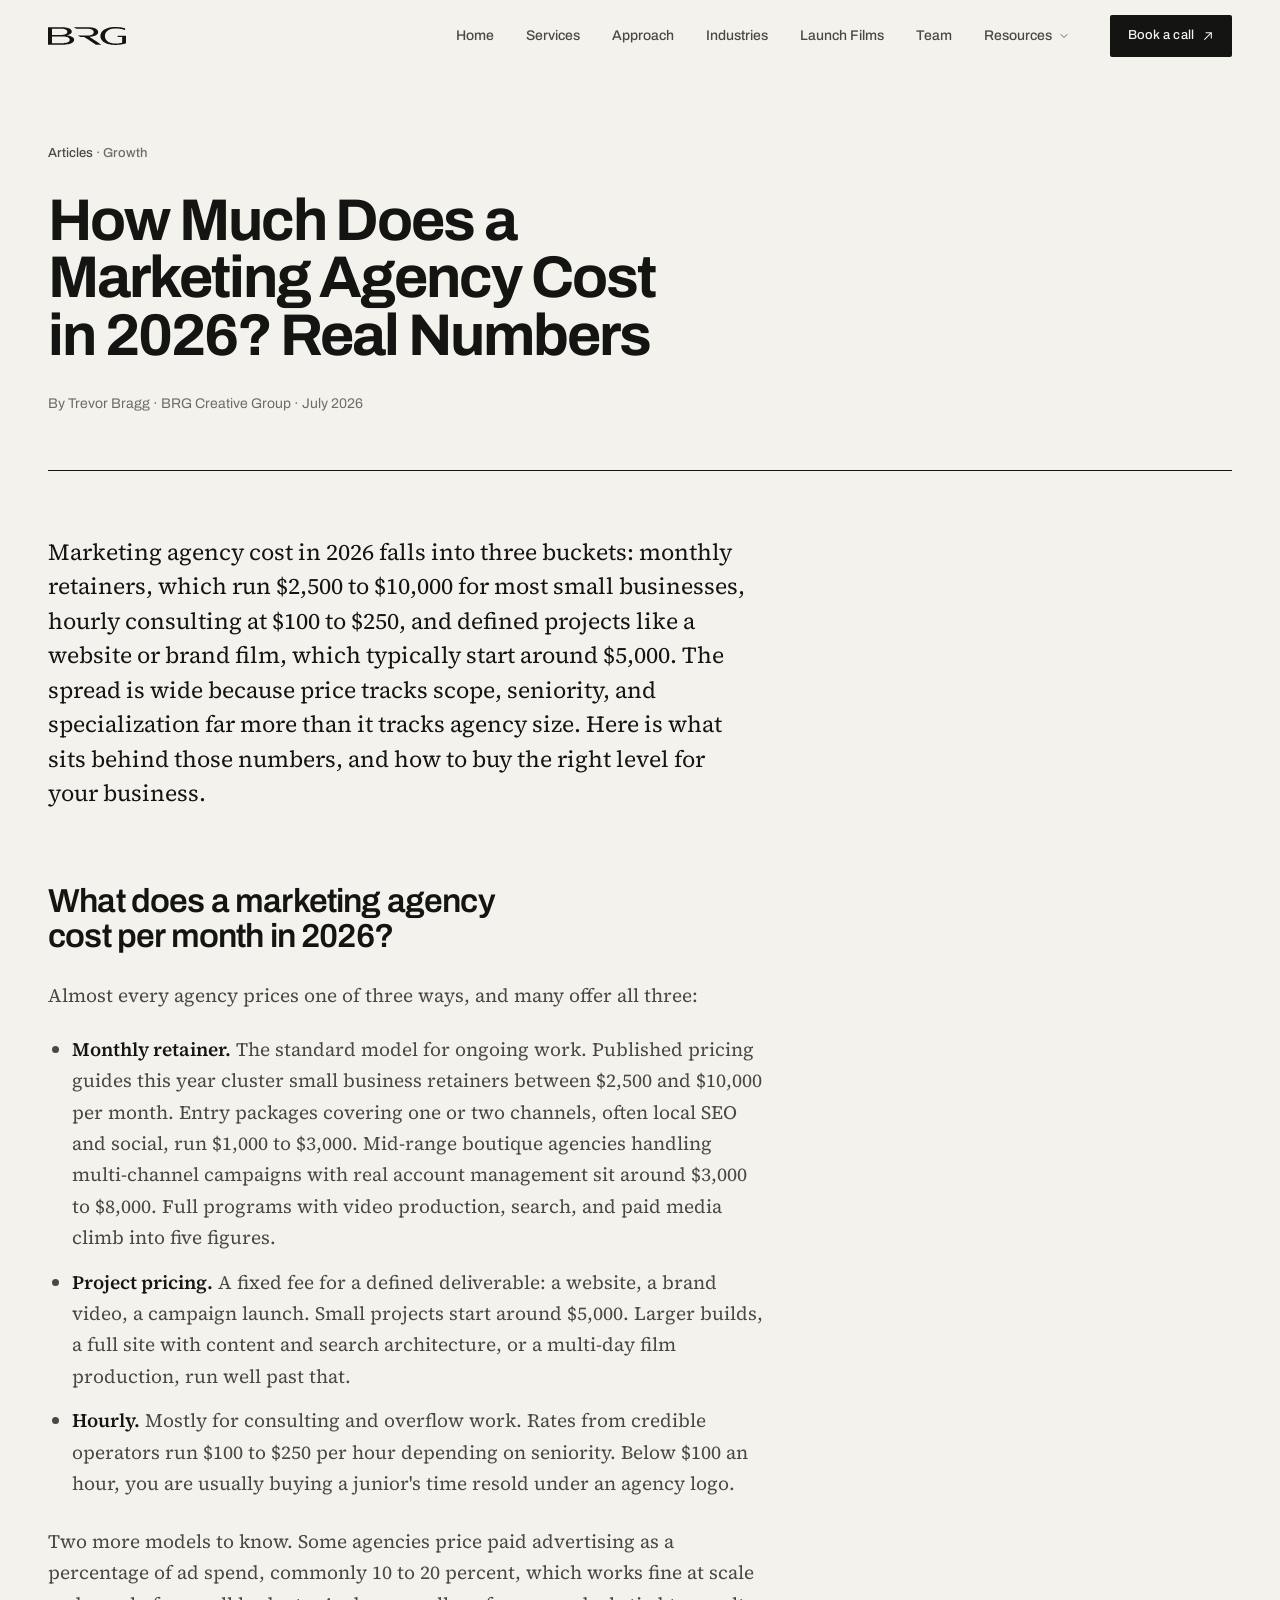
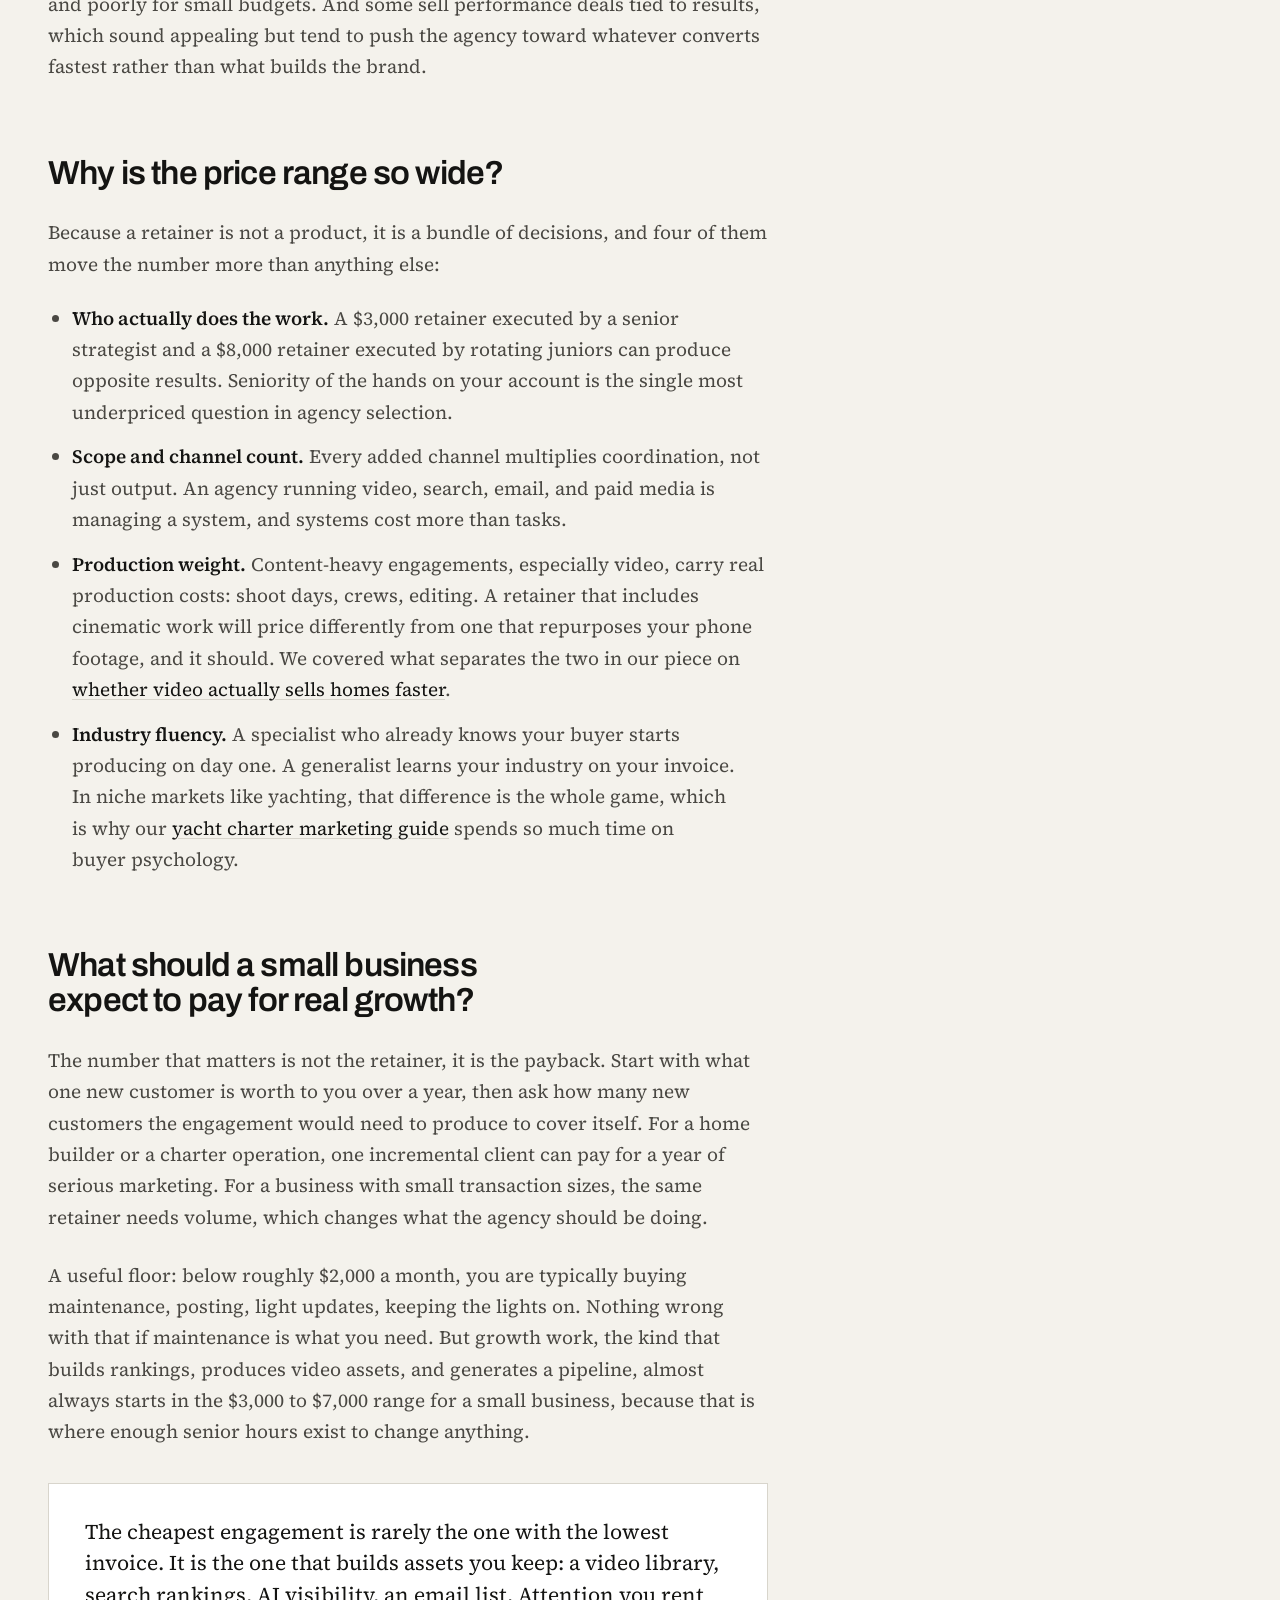
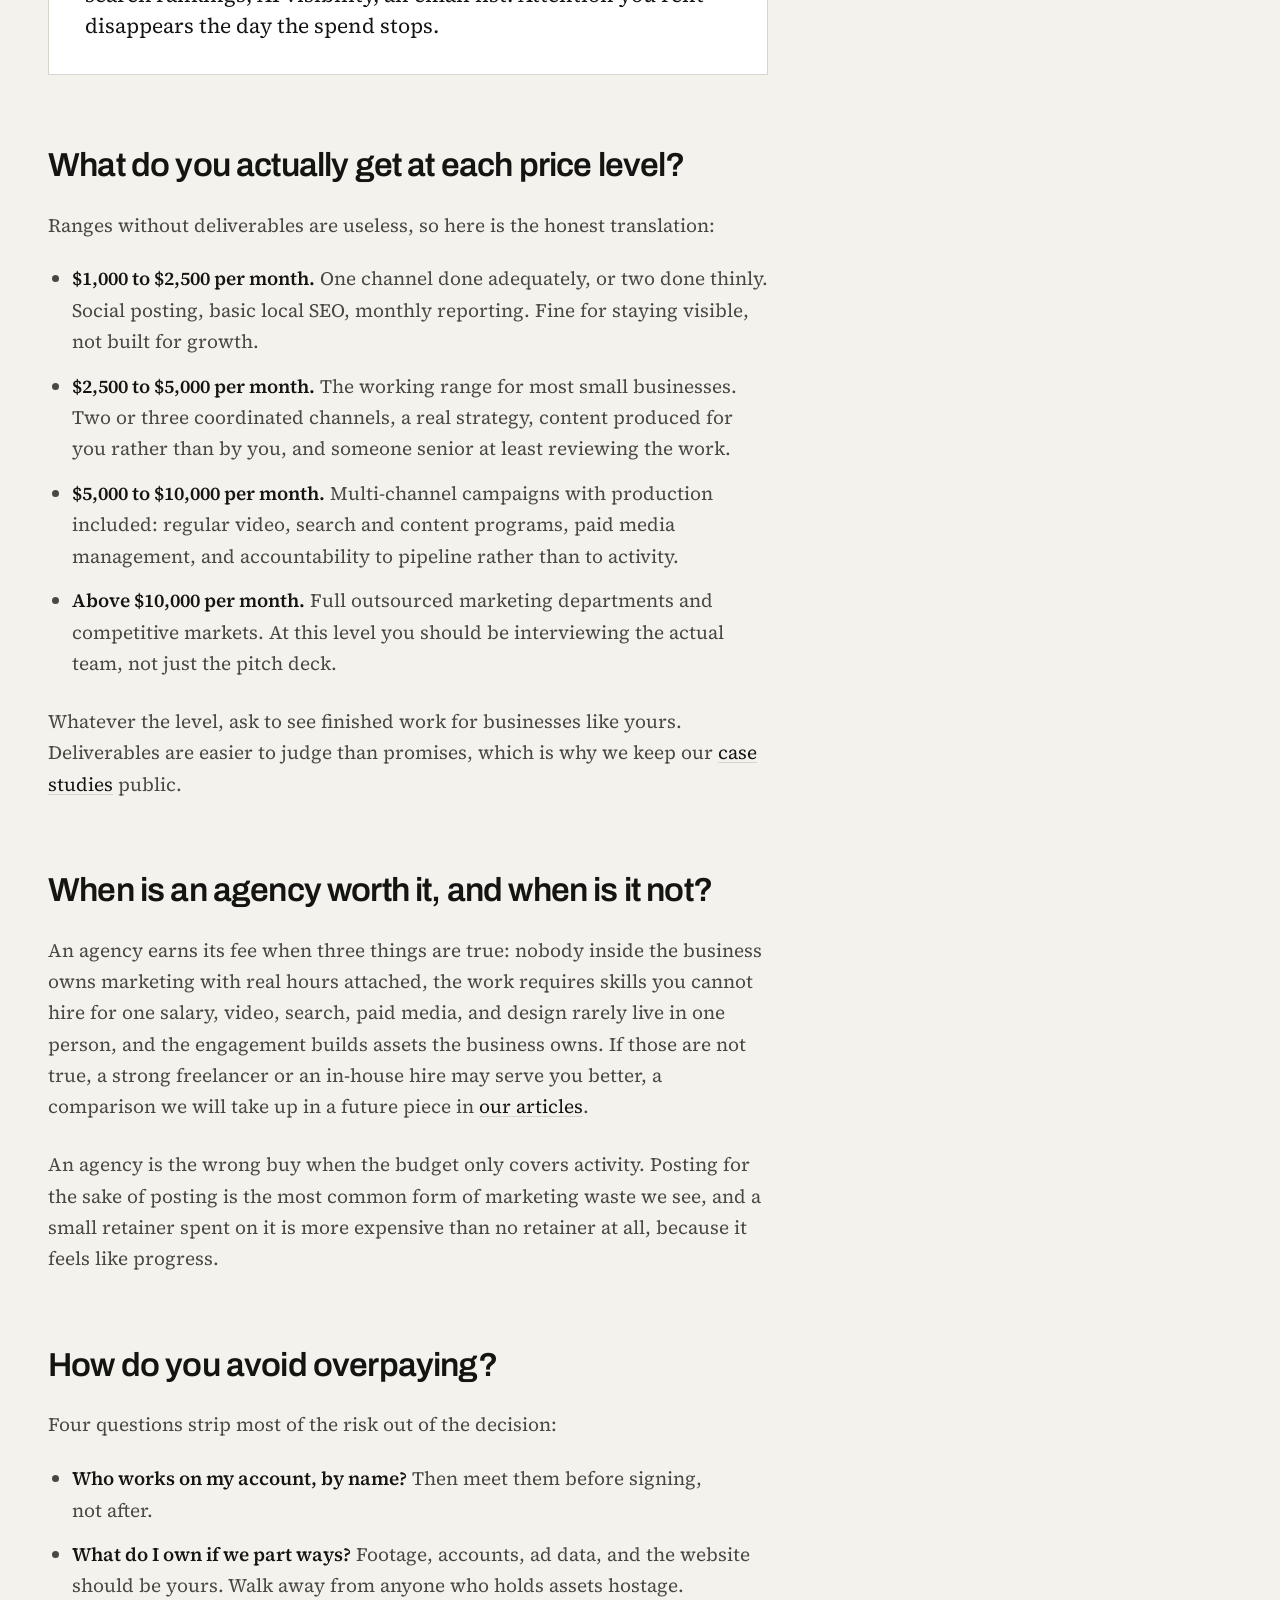
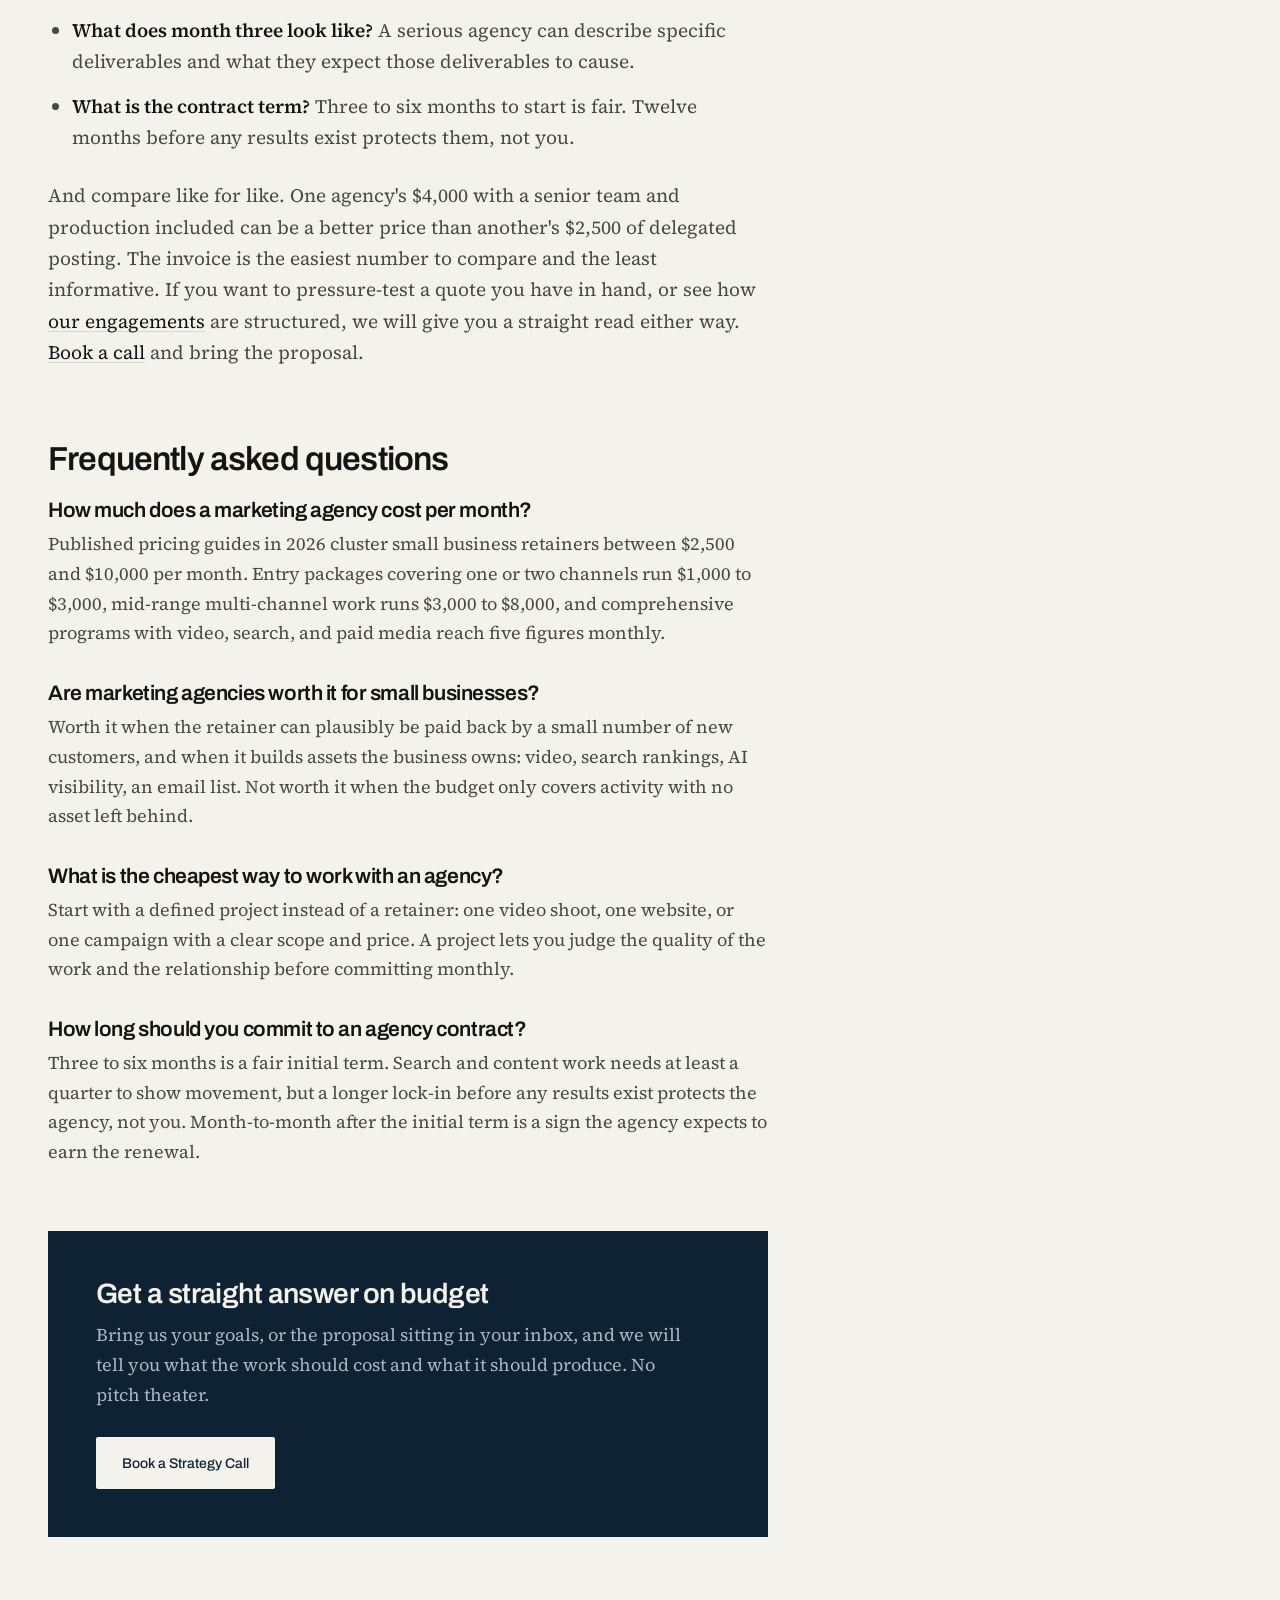
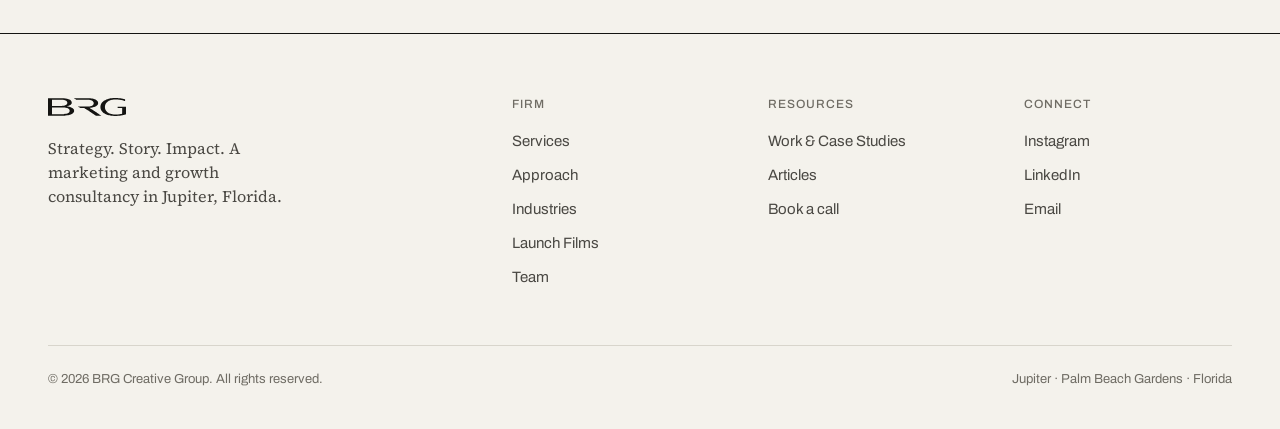
<file: blog/marketing-agency-cost.html>
<!DOCTYPE html>
<html lang="en">
<head>
<meta charset="UTF-8">
<meta name="viewport" content="width=device-width, initial-scale=1.0">
<title>How Much Does a Marketing Agency Cost in 2026? Real Numbers | BRG Creative Group</title>
<meta name="description" content="Marketing agency cost in 2026: most small businesses pay $2,500 to $10,000 per month on retainer, $100 to $250 hourly, or $5,000 and up per project. Here is what you actually get at each level.">
<link rel="canonical" href="https://www.brgcreativegroup.com/blog/marketing-agency-cost">
<meta property="og:type" content="article">
<meta property="og:url" content="https://www.brgcreativegroup.com/blog/marketing-agency-cost">
<meta property="og:title" content="How Much Does a Marketing Agency Cost in 2026? Real Numbers">
<meta property="og:description" content="Retainers, hourly rates, and project pricing, with a straight breakdown of what you actually get at each level, from a Florida agency willing to talk numbers.">
<meta property="og:image" content="https://www.brgcreativegroup.com/assets/brg-social-preview.png">
<link rel="icon" type="image/png" href="/assets/favicon.png">
<link rel="apple-touch-icon" href="/assets/apple-touch-icon.png">
<link rel="preload" href="/assets/fonts/archivo-latin-700-normal.woff2" as="font" type="font/woff2" crossorigin>
<link rel="preload" href="/assets/fonts/source-serif-4-latin-400-normal.woff2" as="font" type="font/woff2" crossorigin>
<link rel="stylesheet" href="/assets/site.css">
<script type="application/ld+json">
{
  "@context": "https://schema.org",
  "@graph": [
    {
      "@type": "Article",
      "headline": "How Much Does a Marketing Agency Cost in 2026? Real Numbers",
      "description": "Most small businesses pay $2,500 to $10,000 per month on retainer, $100 to $250 hourly, or $5,000 and up per project. What you actually get at each level.",
      "datePublished": "2026-07-21",
      "dateModified": "2026-07-21",
      "author": { "@type": "Person", "name": "Trevor Bragg", "url": "https://www.brgcreativegroup.com/#team" },
      "publisher": { "@type": "Organization", "name": "BRG Creative Group", "url": "https://www.brgcreativegroup.com" },
      "mainEntityOfPage": "https://www.brgcreativegroup.com/blog/marketing-agency-cost"
    },
    {
      "@type": "FAQPage",
      "mainEntity": [
        { "@type": "Question", "name": "How much does a marketing agency cost per month?",
          "acceptedAnswer": { "@type": "Answer", "text": "Published pricing guides in 2026 cluster small business retainers between $2,500 and $10,000 per month. Entry packages covering one or two channels run $1,000 to $3,000, mid-range multi-channel work runs $3,000 to $8,000, and comprehensive programs with video, search, and paid media reach five figures monthly." } },
        { "@type": "Question", "name": "Are marketing agencies worth it for small businesses?",
          "acceptedAnswer": { "@type": "Answer", "text": "An agency is worth it when the retainer can plausibly be paid back by a small number of new customers, and when it builds assets the business owns: video, search rankings, AI visibility, and an email list. It is not worth it when the budget only covers activity like posting for the sake of posting, with no asset left behind." } },
        { "@type": "Question", "name": "What is the cheapest way to work with an agency?",
          "acceptedAnswer": { "@type": "Answer", "text": "Start with a defined project instead of a retainer: one video shoot, one website, or one campaign with a clear scope and price. A project lets you judge the quality of the work and the working relationship before committing to a monthly engagement." } },
        { "@type": "Question", "name": "How long should you commit to an agency contract?",
          "acceptedAnswer": { "@type": "Answer", "text": "Three to six months is a fair initial term. Search and content work needs at least a quarter to show movement, but a contract longer than six months before any results exist protects the agency, not you. Month-to-month after an initial term is a sign the agency expects to earn the renewal." } }
      ]
    }
  ]
}
</script>
</head>
<body>

<a class="skip" href="#main">Skip to content</a>

<header class="nav">
  <div class="wrap">
    <a class="brand" href="/" aria-label="BRG Creative Group home"><svg class="brand-mark" aria-hidden="true" focusable="false" xmlns="http://www.w3.org/2000/svg" viewBox="0 0 464.6 107.1" fill="currentColor" fill-rule="evenodd"><path d="M396.44 106.99C395.48 106.94 393.25 106.84 391.50 106.77C388.06 106.62 386.14 106.48 383.50 106.19C382.57 106.09 381.05 105.95 380.11 105.88C379.18 105.81 377.99 105.68 377.49 105.57C375.74 105.22 375.06 105.12 373.79 104.99C373.09 104.93 372.15 104.76 371.71 104.62C371.26 104.48 370.46 104.32 369.92 104.25C368.99 104.13 368.36 104.01 365.19 103.31C364.43 103.14 363.27 102.92 362.60 102.82C361.93 102.71 361.01 102.49 360.56 102.32C360.11 102.15 359.45 101.97 359.09 101.93C358.73 101.88 358.04 101.69 357.56 101.50C357.08 101.31 356.49 101.12 356.25 101.07C355.66 100.95 353.14 100.17 352.06 99.78C351.58 99.61 350.68 99.28 350.06 99.07C349.44 98.85 348.71 98.55 348.44 98.41C348.16 98.27 347.68 98.08 347.37 98.00C347.07 97.92 346.59 97.73 346.31 97.57C346.04 97.41 345.67 97.24 345.50 97.19C345.18 97.10 343.78 96.48 341.77 95.54C341.12 95.25 340.57 95.00 340.53 95.00C340.49 95.00 340.18 94.82 339.83 94.59C339.49 94.37 338.93 94.05 338.60 93.88C338.02 93.58 336.70 92.80 334.19 91.28C333.57 90.90 332.90 90.50 332.70 90.39C329.33 88.50 325.40 84.90 320.78 79.47C319.75 78.26 317.84 75.50 317.60 74.88C317.54 74.71 317.36 74.39 317.20 74.19C316.58 73.36 315.08 70.25 314.61 68.79C314.46 68.32 314.20 67.60 314.03 67.19C313.86 66.78 313.65 65.97 313.54 65.39C313.44 64.81 313.25 64.05 313.11 63.70C312.97 63.34 312.73 62.03 312.56 60.69C312.39 59.38 312.16 57.67 312.05 56.88C311.81 55.22 311.87 52.33 312.18 49.81C312.28 48.99 312.46 47.44 312.57 46.38C312.71 45.13 312.88 44.17 313.07 43.68C313.22 43.26 313.44 42.49 313.55 41.96C313.65 41.44 313.88 40.67 314.06 40.26C314.23 39.85 314.51 39.10 314.68 38.60C315.01 37.58 315.55 36.35 316.19 35.11C316.43 34.65 316.62 34.20 316.62 34.10C316.62 34.00 316.86 33.55 317.16 33.09C317.45 32.64 318.09 31.63 318.59 30.85C319.09 30.07 319.73 29.14 320.03 28.79C320.32 28.43 320.90 27.73 321.31 27.23C322.52 25.76 326.56 21.70 328.12 20.39C329.74 19.03 331.91 17.41 332.75 16.93C333.06 16.76 333.73 16.34 334.25 16.00C334.77 15.67 335.81 15.04 336.56 14.62C337.32 14.19 338.25 13.65 338.64 13.42C339.03 13.19 339.43 13.00 339.52 13.00C339.62 13.00 339.95 12.84 340.26 12.65C340.95 12.21 344.89 10.28 346.06 9.80C346.54 9.61 347.05 9.38 347.19 9.30C347.32 9.21 347.74 9.06 348.10 8.95C348.47 8.84 348.95 8.65 349.17 8.51C349.38 8.38 349.90 8.17 350.31 8.06C350.73 7.94 351.34 7.71 351.69 7.56C352.47 7.20 356.08 6.06 357.00 5.87C357.38 5.79 358.06 5.59 358.51 5.43C358.96 5.26 359.81 5.04 360.40 4.95C360.98 4.85 361.85 4.64 362.33 4.47C362.80 4.30 363.54 4.12 363.98 4.07C364.42 4.02 365.25 3.85 365.83 3.68C366.41 3.51 367.40 3.29 368.03 3.20C369.67 2.94 372.83 2.41 374.38 2.12C375.10 1.99 376.26 1.83 376.95 1.76C377.64 1.69 378.29 1.60 378.39 1.57C378.84 1.40 381.25 1.10 383.00 1.00C384.07 0.94 385.87 0.78 387.00 0.65C390.92 0.18 391.97 0.13 399.50 0.07C409.88 -0.02 416.73 0.21 419.62 0.74C420.00 0.81 421.35 0.93 422.62 0.99C423.90 1.06 425.58 1.23 426.38 1.37C427.17 1.51 428.57 1.68 429.50 1.75C430.43 1.83 431.67 1.99 432.25 2.13C432.83 2.26 433.76 2.42 434.31 2.49C434.86 2.56 435.79 2.72 436.38 2.86C436.96 3.00 437.97 3.17 438.62 3.24C439.28 3.32 440.09 3.46 440.44 3.57C440.78 3.68 441.77 3.87 442.62 3.99C443.48 4.12 444.48 4.34 444.84 4.48C445.20 4.63 446.02 4.81 446.65 4.88C447.29 4.96 448.12 5.14 448.50 5.28C448.88 5.42 449.78 5.66 450.50 5.83C451.22 5.99 452.29 6.26 452.88 6.43C453.46 6.60 454.36 6.86 454.88 7.00C456.08 7.35 456.31 7.42 457.06 7.73C457.41 7.87 457.87 8.05 458.10 8.13C458.32 8.22 458.56 8.38 458.62 8.50C458.69 8.62 458.75 10.78 458.76 13.30C458.78 17.59 458.76 17.90 458.55 18.14C458.27 18.44 457.80 18.41 456.75 18.03C456.37 17.89 455.25 17.50 454.25 17.17C453.25 16.84 451.73 16.33 450.88 16.03C450.02 15.73 448.75 15.32 448.06 15.13C447.38 14.93 446.66 14.71 446.48 14.64C446.30 14.57 445.29 14.31 444.23 14.06C443.18 13.82 441.98 13.50 441.56 13.37C441.15 13.24 440.31 13.05 439.70 12.94C439.09 12.84 438.24 12.64 437.82 12.51C437.39 12.38 436.40 12.18 435.61 12.06C434.83 11.95 433.68 11.74 433.06 11.61C432.44 11.48 431.54 11.31 431.06 11.24C430.58 11.17 429.62 11.01 428.94 10.88C428.25 10.75 427.38 10.60 427.00 10.56C426.62 10.52 425.52 10.37 424.56 10.23C421.73 9.82 421.13 9.76 419.86 9.76C419.20 9.75 418.36 9.69 417.99 9.62C415.37 9.13 413.79 9.06 403.81 9.06C394.06 9.06 394.06 9.06 391.19 9.40C389.61 9.58 387.86 9.77 387.31 9.81C386.76 9.86 385.69 10.00 384.94 10.13C384.18 10.26 383.03 10.44 382.38 10.55C380.60 10.82 378.25 11.33 377.49 11.61C377.12 11.74 376.50 11.92 376.12 12.00C375.75 12.08 374.93 12.31 374.31 12.50C373.69 12.70 372.85 12.94 372.44 13.04C371.34 13.31 368.91 14.16 368.17 14.54C367.82 14.72 367.27 14.93 366.94 15.01C366.62 15.09 365.61 15.54 364.70 16.00C363.80 16.46 362.91 16.89 362.74 16.94C362.41 17.04 360.61 18.07 359.50 18.78C359.12 19.03 358.48 19.44 358.06 19.70C356.75 20.53 354.93 21.88 353.38 23.18C351.43 24.81 351.03 25.19 349.57 26.73C347.72 28.69 345.39 31.55 344.54 32.92C343.72 34.25 341.75 37.99 341.75 38.23C341.75 38.30 341.50 39.03 341.20 39.84C340.90 40.65 340.59 41.62 340.51 42.00C340.44 42.38 340.24 43.14 340.07 43.69C339.38 45.93 338.91 49.21 338.80 52.44C338.71 55.06 338.99 59.23 339.31 60.12C339.42 60.42 339.57 61.24 339.64 61.93C339.72 62.62 339.91 63.55 340.06 64.00C340.22 64.45 340.42 65.12 340.50 65.50C340.59 65.88 340.84 66.64 341.06 67.19C341.29 67.74 341.51 68.33 341.56 68.50C341.66 68.86 342.67 71.14 342.97 71.69C343.08 71.89 343.35 72.40 343.56 72.81C344.28 74.19 344.83 74.99 346.49 77.06C348.64 79.74 350.75 81.90 353.45 84.20C354.89 85.42 356.50 86.61 357.15 86.95C357.38 87.06 357.79 87.31 358.06 87.50C358.53 87.82 360.02 88.65 362.56 90.02C364.19 90.89 366.36 91.94 366.94 92.13C367.21 92.22 367.83 92.48 368.31 92.71C368.79 92.94 369.34 93.12 369.54 93.12C369.74 93.12 370.18 93.27 370.52 93.44C370.86 93.61 371.51 93.83 371.95 93.94C372.39 94.04 372.98 94.24 373.26 94.38C373.54 94.52 374.23 94.75 374.79 94.88C376.39 95.25 377.86 95.62 378.81 95.88C379.29 96.02 380.14 96.18 380.69 96.25C381.24 96.31 382.02 96.48 382.43 96.62C382.89 96.78 383.79 96.93 384.75 97.01C386.38 97.14 387.43 97.27 389.31 97.58C390.42 97.76 393.01 97.91 398.50 98.11C401.30 98.22 408.18 98.12 414.80 97.87C417.48 97.77 418.54 97.69 419.42 97.49C420.05 97.35 421.63 97.16 422.94 97.07C424.46 96.96 425.81 96.79 426.69 96.59C427.44 96.42 428.51 96.24 429.06 96.19C429.61 96.15 430.54 96.01 431.12 95.88C431.71 95.75 432.50 95.61 432.88 95.56C433.25 95.52 434.10 95.35 434.75 95.19C435.40 95.03 436.30 94.87 436.75 94.83C437.20 94.79 437.93 94.63 438.38 94.46C438.83 94.29 439.54 94.08 439.96 94.00C441.38 93.72 441.22 95.70 441.32 77.06C441.40 60.88 441.40 60.81 441.15 60.50C440.90 60.19 440.90 60.19 437.23 60.11C435.21 60.06 429.42 60.02 424.35 60.01C415.14 60.00 415.14 60.00 414.79 59.70C414.44 59.40 414.44 59.40 414.40 56.54C414.36 53.39 414.45 52.82 415.00 52.54C415.24 52.42 419.65 52.38 435.44 52.38C446.51 52.38 457.36 52.34 459.56 52.30C462.37 52.24 463.67 52.26 463.91 52.36C464.67 52.66 464.62 51.38 464.62 74.62C464.62 97.87 464.67 96.58 463.91 96.89C463.72 96.97 463.14 97.22 462.62 97.44C462.11 97.67 461.35 97.96 460.94 98.10C460.52 98.23 459.85 98.46 459.44 98.60C458.48 98.92 455.19 99.85 454.12 100.09C453.68 100.19 452.86 100.41 452.30 100.58C451.74 100.75 450.70 100.99 449.98 101.12C449.27 101.25 448.38 101.47 448.00 101.60C447.62 101.74 446.98 101.88 446.56 101.93C446.15 101.97 445.28 102.17 444.62 102.37C443.97 102.57 442.37 102.90 441.06 103.12C439.76 103.34 438.12 103.65 437.44 103.81C436.75 103.97 435.62 104.14 434.94 104.19C434.20 104.24 433.29 104.40 432.73 104.58C432.09 104.78 431.22 104.92 430.10 105.00C428.72 105.11 426.50 105.43 425.44 105.69C425.30 105.73 424.12 105.81 422.81 105.87C421.51 105.94 420.13 106.05 419.75 106.13C418.80 106.32 414.42 106.65 410.12 106.86C406.86 107.02 398.72 107.10 396.44 106.99ZM315.70 105.78C315.65 105.73 308.84 105.66 300.58 105.62C283.70 105.55 285.56 105.67 283.95 104.58C283.52 104.30 282.79 103.82 282.31 103.52C279.75 101.94 276.61 99.86 276.06 99.37C275.93 99.25 275.64 99.06 275.44 98.95C275.23 98.84 274.69 98.48 274.23 98.15C272.93 97.22 271.80 96.45 270.25 95.41C266.12 92.66 263.49 90.92 262.88 90.54C261.48 89.66 258.68 87.85 258.38 87.62C258.20 87.49 257.78 87.21 257.44 87.00C257.09 86.79 256.50 86.39 256.12 86.12C255.25 85.48 253.47 84.26 252.96 83.94C252.74 83.81 252.08 83.36 251.50 82.94C249.89 81.80 245.67 79.00 245.55 79.00C245.49 79.00 245.12 78.79 244.72 78.53C244.33 78.27 243.64 77.84 243.19 77.56C242.10 76.90 238.17 74.30 237.00 73.47C236.83 73.34 236.07 72.84 235.33 72.34C234.58 71.84 233.88 71.38 233.78 71.31C233.67 71.24 233.13 70.89 232.58 70.54C232.02 70.18 231.31 69.71 231.00 69.50C230.69 69.29 229.96 68.81 229.38 68.44C228.17 67.66 227.37 67.12 226.59 66.55C226.30 66.34 225.83 66.04 225.54 65.90C225.25 65.75 224.98 65.57 224.94 65.51C224.90 65.44 224.58 65.21 224.22 65.00C223.12 64.34 219.25 61.75 217.39 60.43C216.96 60.12 216.96 60.12 213.39 60.12C209.38 60.12 207.13 60.00 204.49 59.63C203.50 59.49 201.93 59.32 201.00 59.25C194.86 58.79 190.87 58.16 189.19 57.37C186.88 56.30 185.92 55.84 185.69 55.71C185.07 55.37 183.14 54.31 182.69 54.07C182.41 53.93 181.91 53.63 181.57 53.40C181.23 53.18 180.86 53.00 180.75 53.00C180.63 53.00 180.14 52.73 179.65 52.41C178.75 51.82 178.51 51.41 178.90 51.17C178.98 51.12 192.57 51.06 209.10 51.04C225.63 51.02 239.20 50.97 239.25 50.93C239.31 50.90 240.50 50.82 241.90 50.75C243.29 50.68 245.06 50.51 245.81 50.38C246.57 50.24 247.87 50.05 248.71 49.94C249.57 49.83 250.73 49.58 251.36 49.37C251.99 49.17 252.65 49.00 252.84 49.00C253.03 49.00 253.58 48.85 254.06 48.68C254.54 48.50 255.39 48.23 255.94 48.07C256.49 47.91 257.25 47.65 257.62 47.50C258.00 47.35 258.63 47.12 259.02 46.99C260.26 46.59 263.44 44.94 264.06 44.38C264.20 44.26 264.45 44.08 264.62 44.00C265.99 43.30 268.81 40.52 269.63 39.06C269.76 38.83 270.01 38.42 270.18 38.16C270.53 37.62 271.31 35.75 271.51 34.96C271.83 33.67 271.95 31.11 271.79 29.10C271.64 27.23 271.60 27.06 271.02 25.54C270.18 23.35 269.46 22.22 267.62 20.21C266.99 19.52 264.15 17.32 262.98 16.61C261.30 15.60 258.33 14.25 257.11 13.94C256.67 13.83 255.74 13.54 255.05 13.31C254.36 13.07 253.67 12.87 253.53 12.87C253.39 12.87 252.75 12.71 252.11 12.52C251.46 12.32 250.63 12.12 250.25 12.07C249.87 12.02 248.97 11.82 248.25 11.62C247.42 11.39 246.36 11.21 245.38 11.13C244.52 11.06 243.47 10.95 243.06 10.88C240.99 10.53 236.76 10.49 202.69 10.46C167.56 10.44 167.56 10.44 166.89 10.09C166.52 9.90 166.06 9.62 165.86 9.47C165.18 8.93 163.98 8.14 161.54 6.62C161.15 6.38 160.40 5.91 159.87 5.56C159.34 5.22 158.74 4.84 158.55 4.72C158.35 4.60 157.79 4.25 157.31 3.94C156.83 3.63 156.09 3.21 155.67 3.01C155.24 2.81 154.84 2.54 154.76 2.40C154.58 2.05 154.59 1.56 154.78 1.41C154.88 1.33 170.05 1.30 198.12 1.31C237.44 1.34 241.41 1.36 242.44 1.55C243.16 1.68 244.95 1.80 247.44 1.88C251.28 2.01 253.84 2.20 256.38 2.56C257.10 2.66 258.95 2.89 260.50 3.06C262.05 3.24 263.85 3.49 264.50 3.63C265.15 3.76 266.26 3.96 266.95 4.06C267.64 4.16 268.51 4.35 268.87 4.50C269.23 4.64 269.95 4.81 270.48 4.89C271.01 4.96 271.83 5.16 272.31 5.33C272.79 5.50 273.61 5.75 274.12 5.87C275.16 6.13 277.87 7.12 278.75 7.56C279.06 7.71 279.54 7.91 279.81 8.00C280.09 8.09 280.62 8.32 281.00 8.51C281.38 8.71 282.00 9.01 282.38 9.18C283.82 9.85 285.81 10.97 287.15 11.89C287.65 12.23 288.29 12.66 288.56 12.85C290.37 14.06 293.46 17.06 294.90 19.01C295.55 19.89 296.53 21.66 296.81 22.48C296.97 22.94 297.22 23.59 297.37 23.92C297.97 25.32 298.46 30.73 298.13 32.19C298.06 32.46 297.95 33.22 297.87 33.87C297.77 34.65 297.52 35.64 297.13 36.81C296.16 39.62 295.08 41.31 292.69 43.70C290.36 46.04 288.18 47.68 285.67 49.00C285.32 49.18 284.87 49.45 284.67 49.59C284.34 49.83 283.86 50.06 280.94 51.44C280.32 51.73 279.51 52.07 279.13 52.19C278.76 52.31 278.28 52.51 278.07 52.63C277.86 52.75 277.35 52.92 276.94 53.00C276.52 53.09 275.88 53.31 275.50 53.50C275.12 53.69 274.60 53.88 274.34 53.93C274.08 53.97 273.63 54.12 273.34 54.24C272.79 54.48 270.10 55.16 269.12 55.31C268.82 55.36 268.14 55.53 267.62 55.70C267.11 55.86 266.22 56.05 265.65 56.12C265.08 56.19 264.16 56.38 263.59 56.55C263.03 56.73 261.97 56.92 261.24 57.00C260.51 57.07 259.53 57.21 259.05 57.30C256.74 57.77 256.22 57.85 255.06 57.93C254.38 57.97 252.83 58.12 251.62 58.25C250.42 58.39 249.13 58.51 248.76 58.53C247.58 58.59 247.54 59.41 248.69 60.01C249.03 60.18 249.73 60.60 250.24 60.94C250.75 61.28 251.50 61.77 251.90 62.03C252.80 62.61 253.89 63.31 254.70 63.83C255.04 64.05 255.48 64.35 255.69 64.49C256.05 64.75 257.27 65.53 258.91 66.55C259.34 66.82 259.91 67.20 260.19 67.40C260.46 67.59 261.15 68.05 261.71 68.41C264.25 70.03 266.38 71.45 267.12 72.01C267.57 72.34 268.15 72.73 268.40 72.87C268.66 73.01 269.20 73.34 269.61 73.60C270.02 73.85 270.51 74.16 270.70 74.28C270.90 74.39 271.69 74.90 272.45 75.40C274.30 76.62 274.86 76.98 276.17 77.84C276.78 78.24 277.58 78.76 277.94 79.00C278.30 79.24 278.87 79.62 279.20 79.84C279.54 80.06 280.07 80.42 280.38 80.63C280.68 80.85 281.49 81.37 282.17 81.79C283.59 82.69 284.39 83.21 285.58 84.03C286.05 84.35 286.92 84.94 287.52 85.34C288.11 85.74 288.68 86.12 288.78 86.19C289.26 86.53 293.21 89.11 293.78 89.47C295.25 90.38 296.59 91.26 297.07 91.62C297.36 91.83 297.64 92.00 297.70 92.00C297.76 92.00 297.95 92.12 298.12 92.26C298.30 92.40 298.92 92.82 299.50 93.21C300.08 93.59 301.11 94.28 301.78 94.74C302.44 95.19 303.29 95.76 303.66 96.00C304.39 96.47 305.42 97.16 306.12 97.66C306.90 98.20 309.12 99.68 309.57 99.95C309.80 100.09 310.12 100.32 310.28 100.45C310.44 100.59 310.98 101.00 311.50 101.36C312.02 101.71 312.63 102.14 312.88 102.31C314.12 103.18 314.75 103.58 315.41 103.91C316.35 104.38 316.81 105.09 316.47 105.53C316.28 105.76 315.83 105.92 315.70 105.78ZM29.33 105.62C0.73 105.56 0.73 105.56 0.36 105.15C-0.00 104.75 -0.00 104.75 -0.00 53.44C-0.00 2.14 -0.00 2.14 0.28 1.81C0.44 1.63 0.76 1.44 1.00 1.39C1.74 1.23 82.34 1.31 83.94 1.48C84.69 1.55 87.31 1.71 89.75 1.81C92.19 1.92 94.67 2.06 95.25 2.13C96.37 2.26 97.90 2.41 100.19 2.62C102.56 2.84 103.73 2.99 106.44 3.45C107.88 3.70 109.48 3.95 110.00 4.02C110.52 4.09 111.58 4.31 112.38 4.50C113.17 4.69 114.07 4.89 114.38 4.94C114.68 4.99 115.44 5.18 116.06 5.38C116.68 5.57 117.81 5.91 118.56 6.13C121.51 7.00 123.76 7.80 125.06 8.43C125.41 8.60 126.45 9.11 127.38 9.56C132.38 11.99 135.73 14.44 137.73 17.12C139.95 20.10 140.44 21.21 140.99 24.47C141.68 28.50 140.93 33.10 139.19 35.43C138.98 35.71 138.72 36.08 138.61 36.25C138.18 36.92 136.17 39.06 135.29 39.79C133.32 41.41 131.45 42.61 129.38 43.58C128.45 44.02 127.47 44.49 127.21 44.63C126.94 44.78 126.41 45.00 126.03 45.14C125.65 45.27 125.27 45.43 125.18 45.50C125.10 45.57 124.58 45.80 124.04 45.99C123.50 46.19 122.55 46.55 121.93 46.79C120.50 47.35 118.28 47.96 116.75 48.20C115.44 48.41 114.79 48.73 114.67 49.22C114.56 49.65 114.99 50.00 115.61 50.00C115.86 50.00 116.54 50.12 117.11 50.25C117.69 50.39 118.73 50.59 119.43 50.70C120.12 50.80 121.00 50.96 121.38 51.06C121.75 51.16 122.51 51.29 123.05 51.37C123.60 51.44 124.49 51.64 125.03 51.81C125.57 51.99 126.15 52.12 126.33 52.12C126.50 52.12 127.08 52.27 127.60 52.45C128.13 52.63 128.98 52.88 129.48 53.01C129.99 53.14 130.58 53.35 130.80 53.49C131.01 53.62 131.44 53.76 131.75 53.81C132.06 53.86 132.82 54.09 133.44 54.32C134.06 54.55 134.96 54.86 135.44 55.01C136.60 55.37 139.05 56.43 140.69 57.28C140.96 57.42 141.61 57.76 142.12 58.03C144.01 59.01 145.32 59.83 146.93 61.05C148.20 62.01 151.26 64.99 151.97 65.96C152.82 67.11 153.61 68.38 153.76 68.85C153.84 69.10 154.01 69.47 154.14 69.68C154.26 69.89 154.57 70.91 154.82 71.94C155.38 74.27 155.53 77.07 155.20 79.19C154.96 80.68 154.38 82.92 154.09 83.44C153.98 83.64 153.79 84.04 153.68 84.31C153.58 84.59 153.28 85.12 153.03 85.50C152.78 85.88 152.43 86.41 152.26 86.68C151.04 88.53 147.32 92.05 145.24 93.31C145.02 93.45 144.49 93.77 144.07 94.03C143.65 94.29 142.86 94.72 142.31 94.99C141.76 95.26 141.17 95.57 141.00 95.67C140.72 95.84 139.82 96.28 137.25 97.47C136.80 97.68 136.20 97.91 135.91 97.99C135.62 98.07 135.03 98.30 134.60 98.50C134.17 98.71 133.73 98.87 133.63 98.87C133.53 98.87 133.08 99.01 132.63 99.18C132.18 99.34 131.03 99.69 130.06 99.94C129.10 100.20 128.00 100.52 127.62 100.65C127.25 100.78 126.51 100.97 125.98 101.06C125.45 101.16 124.80 101.35 124.53 101.49C124.26 101.62 123.48 101.83 122.80 101.94C122.12 102.05 121.14 102.24 120.62 102.38C120.10 102.51 117.80 102.90 115.49 103.25C110.24 104.04 109.95 104.08 107.75 104.25C106.75 104.33 105.38 104.51 104.69 104.64C103.82 104.82 102.50 104.93 100.38 105.01C98.69 105.07 96.47 105.18 95.44 105.25C94.41 105.32 92.78 105.43 91.81 105.49C89.51 105.65 64.71 105.70 29.33 105.62ZM93.08 96.28C97.87 96.05 104.39 95.17 107.19 94.37C107.88 94.17 108.75 93.98 109.12 93.93C109.50 93.89 110.19 93.69 110.65 93.49C111.10 93.29 111.60 93.12 111.75 93.12C111.90 93.12 112.57 92.91 113.23 92.64C113.89 92.38 114.60 92.12 114.80 92.07C115.21 91.98 117.40 91.02 118.19 90.60C118.46 90.45 119.05 90.14 119.50 89.91C123.26 87.95 125.21 86.16 127.11 82.93C127.39 82.44 127.62 81.98 127.62 81.89C127.62 81.81 127.79 81.38 128.00 80.95C128.20 80.51 128.43 79.77 128.50 79.30C128.58 78.82 128.72 78.08 128.82 77.65C129.05 76.64 129.05 75.42 128.82 74.51C128.71 74.12 128.57 73.39 128.50 72.90C128.42 72.34 128.21 71.64 127.94 71.07C127.70 70.56 127.50 70.11 127.50 70.07C127.50 70.03 127.32 69.72 127.09 69.38C126.87 69.04 126.55 68.53 126.38 68.23C125.80 67.23 123.44 65.00 121.88 63.98C119.53 62.44 116.80 61.12 113.62 60.01C112.89 59.75 112.24 59.51 112.16 59.46C112.08 59.41 111.46 59.23 110.79 59.07C107.75 58.31 106.17 57.99 105.03 57.88C104.35 57.81 103.72 57.73 103.62 57.69C102.99 57.45 100.06 57.10 97.88 57.00C96.47 56.93 94.27 56.76 93.00 56.61C90.72 56.35 90.21 56.34 57.75 56.25C39.63 56.20 24.65 56.19 24.46 56.22C23.99 56.30 23.75 56.70 23.72 57.45C23.70 57.79 23.71 66.54 23.72 76.89C23.75 98.89 23.51 96.27 25.52 96.38C27.96 96.52 90.03 96.42 93.08 96.28ZM81.12 47.08C84.96 47.03 89.19 46.69 90.69 46.32C91.10 46.22 92.16 46.04 93.04 45.94C93.92 45.83 95.23 45.58 95.96 45.37C96.70 45.17 97.42 45.00 97.57 45.00C97.73 45.00 98.97 44.63 100.33 44.18C107.06 41.95 111.96 38.36 113.81 34.31C114.74 32.27 115.19 28.85 114.81 26.75C114.69 26.10 114.55 25.31 114.50 24.99C114.21 23.33 112.61 20.50 111.10 18.99C110.51 18.39 108.73 17.00 108.57 17.00C108.52 17.00 108.17 16.77 107.78 16.50C107.40 16.22 107.02 16.00 106.93 16.00C106.85 16.00 106.46 15.83 106.07 15.62C104.36 14.70 99.50 12.87 98.79 12.87C98.64 12.88 98.11 12.73 97.61 12.56C97.10 12.39 96.29 12.19 95.81 12.12C95.33 12.05 94.12 11.82 93.12 11.62C92.13 11.42 90.61 11.20 89.75 11.13C88.89 11.06 87.99 10.97 87.75 10.94C85.05 10.55 82.14 10.52 53.38 10.48C37.37 10.46 24.24 10.49 24.14 10.55C23.69 10.84 23.69 11.05 23.75 29.09C23.80 42.57 23.85 46.77 23.96 46.89C24.04 46.97 24.32 47.07 24.57 47.11C25.06 47.19 74.81 47.16 81.12 47.08Z"/></svg></a>
    <button class="nav-toggle" id="navToggle" aria-label="Menu" aria-expanded="false" aria-controls="navLinks"><span></span><span></span></button>
    <ul class="nav-links" id="navLinks">
      <li><a href="/">Home</a></li>
      <li><a href="/#services">Services</a></li>
      <li><a href="/#approach">Approach</a></li>
      <li><a href="/#industries">Industries</a></li>
      <li><a href="/launch-films">Launch Films</a></li>
      <li><a href="/#team">Team</a></li>
      <li class="dd" data-open="false">
        <button type="button" aria-expanded="false" aria-haspopup="true">Resources <svg viewBox="0 0 24 24" aria-hidden="true"><path d="M6 9l6 6 6-6"/></svg></button>
        <div class="dd-menu">
          <a href="/blog" aria-current="page">Articles<small>Guides written from client work</small></a>
          <a href="/work">Work &amp; Case Studies<small>Reels, results, and how we got there</small></a>
        </div>
      </li>
      <li class="cta"><a class="btn" href="https://calendly.com/trevorbragg9/30min" target="_blank" rel="noopener">Book a call <svg viewBox="0 0 24 24" aria-hidden="true"><path d="M7 17L17 7M9 7h8v8"/></svg></a></li>
    </ul>
  </div>
</header>
<main id="main">
<div class="wrap">
<header class="article-head">
  <div class="eyebrow"><a href="/blog">Articles</a> &middot; Growth</div>
  <h1>How Much Does a Marketing Agency Cost in 2026? Real Numbers</h1>
  <div class="byline">By Trevor Bragg &middot; BRG Creative Group &middot; July 2026</div>
</header>
<article class="article-body">
<p class="lede">Marketing agency cost in 2026 falls into three buckets: monthly retainers, which run $2,500 to $10,000 for most small businesses, hourly consulting at $100 to $250, and defined projects like a website or brand film, which typically start around $5,000. The spread is wide because price tracks scope, seniority, and specialization far more than it tracks agency size. Here is what sits behind those numbers, and how to buy the right level for your business.</p>

  <h2>What does a marketing agency cost per month in 2026?</h2>
  <p>Almost every agency prices one of three ways, and many offer all three:</p>
  <ul>
    <li><strong>Monthly retainer.</strong> The standard model for ongoing work. Published pricing guides this year cluster small business retainers between $2,500 and $10,000 per month. Entry packages covering one or two channels, often local SEO and social, run $1,000 to $3,000. Mid-range boutique agencies handling multi-channel campaigns with real account management sit around $3,000 to $8,000. Full programs with video production, search, and paid media climb into five figures.</li>
    <li><strong>Project pricing.</strong> A fixed fee for a defined deliverable: a website, a brand video, a campaign launch. Small projects start around $5,000. Larger builds, a full site with content and search architecture, or a multi-day film production, run well past that.</li>
    <li><strong>Hourly.</strong> Mostly for consulting and overflow work. Rates from credible operators run $100 to $250 per hour depending on seniority. Below $100 an hour, you are usually buying a junior's time resold under an agency logo.</li>
  </ul>
  <p>Two more models to know. Some agencies price paid advertising as a percentage of ad spend, commonly 10 to 20 percent, which works fine at scale and poorly for small budgets. And some sell performance deals tied to results, which sound appealing but tend to push the agency toward whatever converts fastest rather than what builds the brand.</p>

  <h2>Why is the price range so wide?</h2>
  <p>Because a retainer is not a product, it is a bundle of decisions, and four of them move the number more than anything else:</p>
  <ul>
    <li><strong>Who actually does the work.</strong> A $3,000 retainer executed by a senior strategist and a $8,000 retainer executed by rotating juniors can produce opposite results. Seniority of the hands on your account is the single most underpriced question in agency selection.</li>
    <li><strong>Scope and channel count.</strong> Every added channel multiplies coordination, not just output. An agency running video, search, email, and paid media is managing a system, and systems cost more than tasks.</li>
    <li><strong>Production weight.</strong> Content-heavy engagements, especially video, carry real production costs: shoot days, crews, editing. A retainer that includes cinematic work will price differently from one that repurposes your phone footage, and it should. We covered what separates the two in our piece on <a href="/blog/does-video-sell-homes-faster">whether video actually sells homes faster</a>.</li>
    <li><strong>Industry fluency.</strong> A specialist who already knows your buyer starts producing on day one. A generalist learns your industry on your invoice. In niche markets like yachting, that difference is the whole game, which is why our <a href="/blog/yacht-charter-marketing">yacht charter marketing guide</a> spends so much time on buyer psychology.</li>
  </ul>

  <h2>What should a small business expect to pay for real growth?</h2>
  <p>The number that matters is not the retainer, it is the payback. Start with what one new customer is worth to you over a year, then ask how many new customers the engagement would need to produce to cover itself. For a home builder or a charter operation, one incremental client can pay for a year of serious marketing. For a business with small transaction sizes, the same retainer needs volume, which changes what the agency should be doing.</p>
  <p>A useful floor: below roughly $2,000 a month, you are typically buying maintenance, posting, light updates, keeping the lights on. Nothing wrong with that if maintenance is what you need. But growth work, the kind that builds rankings, produces video assets, and generates a pipeline, almost always starts in the $3,000 to $7,000 range for a small business, because that is where enough senior hours exist to change anything.</p>
  <div class="callout">
    <p>The cheapest engagement is rarely the one with the lowest invoice. It is the one that builds assets you keep: a video library, search rankings, AI visibility, an email list. Attention you rent disappears the day the spend stops.</p>
  </div>

  <h2>What do you actually get at each price level?</h2>
  <p>Ranges without deliverables are useless, so here is the honest translation:</p>
  <ul>
    <li><strong>$1,000 to $2,500 per month.</strong> One channel done adequately, or two done thinly. Social posting, basic local SEO, monthly reporting. Fine for staying visible, not built for growth.</li>
    <li><strong>$2,500 to $5,000 per month.</strong> The working range for most small businesses. Two or three coordinated channels, a real strategy, content produced for you rather than by you, and someone senior at least reviewing the work.</li>
    <li><strong>$5,000 to $10,000 per month.</strong> Multi-channel campaigns with production included: regular video, search and content programs, paid media management, and accountability to pipeline rather than to activity.</li>
    <li><strong>Above $10,000 per month.</strong> Full outsourced marketing departments and competitive markets. At this level you should be interviewing the actual team, not just the pitch deck.</li>
  </ul>
  <p>Whatever the level, ask to see finished work for businesses like yours. Deliverables are easier to judge than promises, which is why we keep our <a href="/work">case studies</a> public.</p>

  <h2>When is an agency worth it, and when is it not?</h2>
  <p>An agency earns its fee when three things are true: nobody inside the business owns marketing with real hours attached, the work requires skills you cannot hire for one salary, video, search, paid media, and design rarely live in one person, and the engagement builds assets the business owns. If those are not true, a strong freelancer or an in-house hire may serve you better, a comparison we will take up in a future piece in <a href="/blog">our articles</a>.</p>
  <p>An agency is the wrong buy when the budget only covers activity. Posting for the sake of posting is the most common form of marketing waste we see, and a small retainer spent on it is more expensive than no retainer at all, because it feels like progress.</p>

  <h2>How do you avoid overpaying?</h2>
  <p>Four questions strip most of the risk out of the decision:</p>
  <ul>
    <li><strong>Who works on my account, by name?</strong> Then meet them before signing, not after.</li>
    <li><strong>What do I own if we part ways?</strong> Footage, accounts, ad data, and the website should be yours. Walk away from anyone who holds assets hostage.</li>
    <li><strong>What does month three look like?</strong> A serious agency can describe specific deliverables and what they expect those deliverables to cause.</li>
    <li><strong>What is the contract term?</strong> Three to six months to start is fair. Twelve months before any results exist protects them, not you.</li>
  </ul>
  <p>And compare like for like. One agency's $4,000 with a senior team and production included can be a better price than another's $2,500 of delegated posting. The invoice is the easiest number to compare and the least informative. If you want to pressure-test a quote you have in hand, or see how <a href="/#services">our engagements</a> are structured, we will give you a straight read either way. <a href="https://calendly.com/trevorbragg9/30min" target="_blank" rel="noopener">Book a call</a> and bring the proposal.</p>

  <h2>Frequently asked questions</h2>
  <div class="faq">
    <h3>How much does a marketing agency cost per month?</h3>
    <p>Published pricing guides in 2026 cluster small business retainers between $2,500 and $10,000 per month. Entry packages covering one or two channels run $1,000 to $3,000, mid-range multi-channel work runs $3,000 to $8,000, and comprehensive programs with video, search, and paid media reach five figures monthly.</p>
    <h3>Are marketing agencies worth it for small businesses?</h3>
    <p>Worth it when the retainer can plausibly be paid back by a small number of new customers, and when it builds assets the business owns: video, search rankings, AI visibility, an email list. Not worth it when the budget only covers activity with no asset left behind.</p>
    <h3>What is the cheapest way to work with an agency?</h3>
    <p>Start with a defined project instead of a retainer: one video shoot, one website, or one campaign with a clear scope and price. A project lets you judge the quality of the work and the relationship before committing monthly.</p>
    <h3>How long should you commit to an agency contract?</h3>
    <p>Three to six months is a fair initial term. Search and content work needs at least a quarter to show movement, but a longer lock-in before any results exist protects the agency, not you. Month-to-month after the initial term is a sign the agency expects to earn the renewal.</p>
  </div>

  <div class="cta-block">
    <h3>Get a straight answer on budget</h3>
    <p>Bring us your goals, or the proposal sitting in your inbox, and we will tell you what the work should cost and what it should produce. No pitch theater.</p>
    <a class="cta-btn" href="https://calendly.com/trevorbragg9/30min" target="_blank" rel="noopener">Book a Strategy Call</a>
  </div>
</article>
</div>
</main>

<footer class="footer">
  <div class="wrap">
    <div class="footer-grid">
      <div>
        <a class="brand" href="/"><svg class="brand-mark" aria-hidden="true" focusable="false" xmlns="http://www.w3.org/2000/svg" viewBox="0 0 464.6 107.1" fill="currentColor" fill-rule="evenodd"><path d="M396.44 106.99C395.48 106.94 393.25 106.84 391.50 106.77C388.06 106.62 386.14 106.48 383.50 106.19C382.57 106.09 381.05 105.95 380.11 105.88C379.18 105.81 377.99 105.68 377.49 105.57C375.74 105.22 375.06 105.12 373.79 104.99C373.09 104.93 372.15 104.76 371.71 104.62C371.26 104.48 370.46 104.32 369.92 104.25C368.99 104.13 368.36 104.01 365.19 103.31C364.43 103.14 363.27 102.92 362.60 102.82C361.93 102.71 361.01 102.49 360.56 102.32C360.11 102.15 359.45 101.97 359.09 101.93C358.73 101.88 358.04 101.69 357.56 101.50C357.08 101.31 356.49 101.12 356.25 101.07C355.66 100.95 353.14 100.17 352.06 99.78C351.58 99.61 350.68 99.28 350.06 99.07C349.44 98.85 348.71 98.55 348.44 98.41C348.16 98.27 347.68 98.08 347.37 98.00C347.07 97.92 346.59 97.73 346.31 97.57C346.04 97.41 345.67 97.24 345.50 97.19C345.18 97.10 343.78 96.48 341.77 95.54C341.12 95.25 340.57 95.00 340.53 95.00C340.49 95.00 340.18 94.82 339.83 94.59C339.49 94.37 338.93 94.05 338.60 93.88C338.02 93.58 336.70 92.80 334.19 91.28C333.57 90.90 332.90 90.50 332.70 90.39C329.33 88.50 325.40 84.90 320.78 79.47C319.75 78.26 317.84 75.50 317.60 74.88C317.54 74.71 317.36 74.39 317.20 74.19C316.58 73.36 315.08 70.25 314.61 68.79C314.46 68.32 314.20 67.60 314.03 67.19C313.86 66.78 313.65 65.97 313.54 65.39C313.44 64.81 313.25 64.05 313.11 63.70C312.97 63.34 312.73 62.03 312.56 60.69C312.39 59.38 312.16 57.67 312.05 56.88C311.81 55.22 311.87 52.33 312.18 49.81C312.28 48.99 312.46 47.44 312.57 46.38C312.71 45.13 312.88 44.17 313.07 43.68C313.22 43.26 313.44 42.49 313.55 41.96C313.65 41.44 313.88 40.67 314.06 40.26C314.23 39.85 314.51 39.10 314.68 38.60C315.01 37.58 315.55 36.35 316.19 35.11C316.43 34.65 316.62 34.20 316.62 34.10C316.62 34.00 316.86 33.55 317.16 33.09C317.45 32.64 318.09 31.63 318.59 30.85C319.09 30.07 319.73 29.14 320.03 28.79C320.32 28.43 320.90 27.73 321.31 27.23C322.52 25.76 326.56 21.70 328.12 20.39C329.74 19.03 331.91 17.41 332.75 16.93C333.06 16.76 333.73 16.34 334.25 16.00C334.77 15.67 335.81 15.04 336.56 14.62C337.32 14.19 338.25 13.65 338.64 13.42C339.03 13.19 339.43 13.00 339.52 13.00C339.62 13.00 339.95 12.84 340.26 12.65C340.95 12.21 344.89 10.28 346.06 9.80C346.54 9.61 347.05 9.38 347.19 9.30C347.32 9.21 347.74 9.06 348.10 8.95C348.47 8.84 348.95 8.65 349.17 8.51C349.38 8.38 349.90 8.17 350.31 8.06C350.73 7.94 351.34 7.71 351.69 7.56C352.47 7.20 356.08 6.06 357.00 5.87C357.38 5.79 358.06 5.59 358.51 5.43C358.96 5.26 359.81 5.04 360.40 4.95C360.98 4.85 361.85 4.64 362.33 4.47C362.80 4.30 363.54 4.12 363.98 4.07C364.42 4.02 365.25 3.85 365.83 3.68C366.41 3.51 367.40 3.29 368.03 3.20C369.67 2.94 372.83 2.41 374.38 2.12C375.10 1.99 376.26 1.83 376.95 1.76C377.64 1.69 378.29 1.60 378.39 1.57C378.84 1.40 381.25 1.10 383.00 1.00C384.07 0.94 385.87 0.78 387.00 0.65C390.92 0.18 391.97 0.13 399.50 0.07C409.88 -0.02 416.73 0.21 419.62 0.74C420.00 0.81 421.35 0.93 422.62 0.99C423.90 1.06 425.58 1.23 426.38 1.37C427.17 1.51 428.57 1.68 429.50 1.75C430.43 1.83 431.67 1.99 432.25 2.13C432.83 2.26 433.76 2.42 434.31 2.49C434.86 2.56 435.79 2.72 436.38 2.86C436.96 3.00 437.97 3.17 438.62 3.24C439.28 3.32 440.09 3.46 440.44 3.57C440.78 3.68 441.77 3.87 442.62 3.99C443.48 4.12 444.48 4.34 444.84 4.48C445.20 4.63 446.02 4.81 446.65 4.88C447.29 4.96 448.12 5.14 448.50 5.28C448.88 5.42 449.78 5.66 450.50 5.83C451.22 5.99 452.29 6.26 452.88 6.43C453.46 6.60 454.36 6.86 454.88 7.00C456.08 7.35 456.31 7.42 457.06 7.73C457.41 7.87 457.87 8.05 458.10 8.13C458.32 8.22 458.56 8.38 458.62 8.50C458.69 8.62 458.75 10.78 458.76 13.30C458.78 17.59 458.76 17.90 458.55 18.14C458.27 18.44 457.80 18.41 456.75 18.03C456.37 17.89 455.25 17.50 454.25 17.17C453.25 16.84 451.73 16.33 450.88 16.03C450.02 15.73 448.75 15.32 448.06 15.13C447.38 14.93 446.66 14.71 446.48 14.64C446.30 14.57 445.29 14.31 444.23 14.06C443.18 13.82 441.98 13.50 441.56 13.37C441.15 13.24 440.31 13.05 439.70 12.94C439.09 12.84 438.24 12.64 437.82 12.51C437.39 12.38 436.40 12.18 435.61 12.06C434.83 11.95 433.68 11.74 433.06 11.61C432.44 11.48 431.54 11.31 431.06 11.24C430.58 11.17 429.62 11.01 428.94 10.88C428.25 10.75 427.38 10.60 427.00 10.56C426.62 10.52 425.52 10.37 424.56 10.23C421.73 9.82 421.13 9.76 419.86 9.76C419.20 9.75 418.36 9.69 417.99 9.62C415.37 9.13 413.79 9.06 403.81 9.06C394.06 9.06 394.06 9.06 391.19 9.40C389.61 9.58 387.86 9.77 387.31 9.81C386.76 9.86 385.69 10.00 384.94 10.13C384.18 10.26 383.03 10.44 382.38 10.55C380.60 10.82 378.25 11.33 377.49 11.61C377.12 11.74 376.50 11.92 376.12 12.00C375.75 12.08 374.93 12.31 374.31 12.50C373.69 12.70 372.85 12.94 372.44 13.04C371.34 13.31 368.91 14.16 368.17 14.54C367.82 14.72 367.27 14.93 366.94 15.01C366.62 15.09 365.61 15.54 364.70 16.00C363.80 16.46 362.91 16.89 362.74 16.94C362.41 17.04 360.61 18.07 359.50 18.78C359.12 19.03 358.48 19.44 358.06 19.70C356.75 20.53 354.93 21.88 353.38 23.18C351.43 24.81 351.03 25.19 349.57 26.73C347.72 28.69 345.39 31.55 344.54 32.92C343.72 34.25 341.75 37.99 341.75 38.23C341.75 38.30 341.50 39.03 341.20 39.84C340.90 40.65 340.59 41.62 340.51 42.00C340.44 42.38 340.24 43.14 340.07 43.69C339.38 45.93 338.91 49.21 338.80 52.44C338.71 55.06 338.99 59.23 339.31 60.12C339.42 60.42 339.57 61.24 339.64 61.93C339.72 62.62 339.91 63.55 340.06 64.00C340.22 64.45 340.42 65.12 340.50 65.50C340.59 65.88 340.84 66.64 341.06 67.19C341.29 67.74 341.51 68.33 341.56 68.50C341.66 68.86 342.67 71.14 342.97 71.69C343.08 71.89 343.35 72.40 343.56 72.81C344.28 74.19 344.83 74.99 346.49 77.06C348.64 79.74 350.75 81.90 353.45 84.20C354.89 85.42 356.50 86.61 357.15 86.95C357.38 87.06 357.79 87.31 358.06 87.50C358.53 87.82 360.02 88.65 362.56 90.02C364.19 90.89 366.36 91.94 366.94 92.13C367.21 92.22 367.83 92.48 368.31 92.71C368.79 92.94 369.34 93.12 369.54 93.12C369.74 93.12 370.18 93.27 370.52 93.44C370.86 93.61 371.51 93.83 371.95 93.94C372.39 94.04 372.98 94.24 373.26 94.38C373.54 94.52 374.23 94.75 374.79 94.88C376.39 95.25 377.86 95.62 378.81 95.88C379.29 96.02 380.14 96.18 380.69 96.25C381.24 96.31 382.02 96.48 382.43 96.62C382.89 96.78 383.79 96.93 384.75 97.01C386.38 97.14 387.43 97.27 389.31 97.58C390.42 97.76 393.01 97.91 398.50 98.11C401.30 98.22 408.18 98.12 414.80 97.87C417.48 97.77 418.54 97.69 419.42 97.49C420.05 97.35 421.63 97.16 422.94 97.07C424.46 96.96 425.81 96.79 426.69 96.59C427.44 96.42 428.51 96.24 429.06 96.19C429.61 96.15 430.54 96.01 431.12 95.88C431.71 95.75 432.50 95.61 432.88 95.56C433.25 95.52 434.10 95.35 434.75 95.19C435.40 95.03 436.30 94.87 436.75 94.83C437.20 94.79 437.93 94.63 438.38 94.46C438.83 94.29 439.54 94.08 439.96 94.00C441.38 93.72 441.22 95.70 441.32 77.06C441.40 60.88 441.40 60.81 441.15 60.50C440.90 60.19 440.90 60.19 437.23 60.11C435.21 60.06 429.42 60.02 424.35 60.01C415.14 60.00 415.14 60.00 414.79 59.70C414.44 59.40 414.44 59.40 414.40 56.54C414.36 53.39 414.45 52.82 415.00 52.54C415.24 52.42 419.65 52.38 435.44 52.38C446.51 52.38 457.36 52.34 459.56 52.30C462.37 52.24 463.67 52.26 463.91 52.36C464.67 52.66 464.62 51.38 464.62 74.62C464.62 97.87 464.67 96.58 463.91 96.89C463.72 96.97 463.14 97.22 462.62 97.44C462.11 97.67 461.35 97.96 460.94 98.10C460.52 98.23 459.85 98.46 459.44 98.60C458.48 98.92 455.19 99.85 454.12 100.09C453.68 100.19 452.86 100.41 452.30 100.58C451.74 100.75 450.70 100.99 449.98 101.12C449.27 101.25 448.38 101.47 448.00 101.60C447.62 101.74 446.98 101.88 446.56 101.93C446.15 101.97 445.28 102.17 444.62 102.37C443.97 102.57 442.37 102.90 441.06 103.12C439.76 103.34 438.12 103.65 437.44 103.81C436.75 103.97 435.62 104.14 434.94 104.19C434.20 104.24 433.29 104.40 432.73 104.58C432.09 104.78 431.22 104.92 430.10 105.00C428.72 105.11 426.50 105.43 425.44 105.69C425.30 105.73 424.12 105.81 422.81 105.87C421.51 105.94 420.13 106.05 419.75 106.13C418.80 106.32 414.42 106.65 410.12 106.86C406.86 107.02 398.72 107.10 396.44 106.99ZM315.70 105.78C315.65 105.73 308.84 105.66 300.58 105.62C283.70 105.55 285.56 105.67 283.95 104.58C283.52 104.30 282.79 103.82 282.31 103.52C279.75 101.94 276.61 99.86 276.06 99.37C275.93 99.25 275.64 99.06 275.44 98.95C275.23 98.84 274.69 98.48 274.23 98.15C272.93 97.22 271.80 96.45 270.25 95.41C266.12 92.66 263.49 90.92 262.88 90.54C261.48 89.66 258.68 87.85 258.38 87.62C258.20 87.49 257.78 87.21 257.44 87.00C257.09 86.79 256.50 86.39 256.12 86.12C255.25 85.48 253.47 84.26 252.96 83.94C252.74 83.81 252.08 83.36 251.50 82.94C249.89 81.80 245.67 79.00 245.55 79.00C245.49 79.00 245.12 78.79 244.72 78.53C244.33 78.27 243.64 77.84 243.19 77.56C242.10 76.90 238.17 74.30 237.00 73.47C236.83 73.34 236.07 72.84 235.33 72.34C234.58 71.84 233.88 71.38 233.78 71.31C233.67 71.24 233.13 70.89 232.58 70.54C232.02 70.18 231.31 69.71 231.00 69.50C230.69 69.29 229.96 68.81 229.38 68.44C228.17 67.66 227.37 67.12 226.59 66.55C226.30 66.34 225.83 66.04 225.54 65.90C225.25 65.75 224.98 65.57 224.94 65.51C224.90 65.44 224.58 65.21 224.22 65.00C223.12 64.34 219.25 61.75 217.39 60.43C216.96 60.12 216.96 60.12 213.39 60.12C209.38 60.12 207.13 60.00 204.49 59.63C203.50 59.49 201.93 59.32 201.00 59.25C194.86 58.79 190.87 58.16 189.19 57.37C186.88 56.30 185.92 55.84 185.69 55.71C185.07 55.37 183.14 54.31 182.69 54.07C182.41 53.93 181.91 53.63 181.57 53.40C181.23 53.18 180.86 53.00 180.75 53.00C180.63 53.00 180.14 52.73 179.65 52.41C178.75 51.82 178.51 51.41 178.90 51.17C178.98 51.12 192.57 51.06 209.10 51.04C225.63 51.02 239.20 50.97 239.25 50.93C239.31 50.90 240.50 50.82 241.90 50.75C243.29 50.68 245.06 50.51 245.81 50.38C246.57 50.24 247.87 50.05 248.71 49.94C249.57 49.83 250.73 49.58 251.36 49.37C251.99 49.17 252.65 49.00 252.84 49.00C253.03 49.00 253.58 48.85 254.06 48.68C254.54 48.50 255.39 48.23 255.94 48.07C256.49 47.91 257.25 47.65 257.62 47.50C258.00 47.35 258.63 47.12 259.02 46.99C260.26 46.59 263.44 44.94 264.06 44.38C264.20 44.26 264.45 44.08 264.62 44.00C265.99 43.30 268.81 40.52 269.63 39.06C269.76 38.83 270.01 38.42 270.18 38.16C270.53 37.62 271.31 35.75 271.51 34.96C271.83 33.67 271.95 31.11 271.79 29.10C271.64 27.23 271.60 27.06 271.02 25.54C270.18 23.35 269.46 22.22 267.62 20.21C266.99 19.52 264.15 17.32 262.98 16.61C261.30 15.60 258.33 14.25 257.11 13.94C256.67 13.83 255.74 13.54 255.05 13.31C254.36 13.07 253.67 12.87 253.53 12.87C253.39 12.87 252.75 12.71 252.11 12.52C251.46 12.32 250.63 12.12 250.25 12.07C249.87 12.02 248.97 11.82 248.25 11.62C247.42 11.39 246.36 11.21 245.38 11.13C244.52 11.06 243.47 10.95 243.06 10.88C240.99 10.53 236.76 10.49 202.69 10.46C167.56 10.44 167.56 10.44 166.89 10.09C166.52 9.90 166.06 9.62 165.86 9.47C165.18 8.93 163.98 8.14 161.54 6.62C161.15 6.38 160.40 5.91 159.87 5.56C159.34 5.22 158.74 4.84 158.55 4.72C158.35 4.60 157.79 4.25 157.31 3.94C156.83 3.63 156.09 3.21 155.67 3.01C155.24 2.81 154.84 2.54 154.76 2.40C154.58 2.05 154.59 1.56 154.78 1.41C154.88 1.33 170.05 1.30 198.12 1.31C237.44 1.34 241.41 1.36 242.44 1.55C243.16 1.68 244.95 1.80 247.44 1.88C251.28 2.01 253.84 2.20 256.38 2.56C257.10 2.66 258.95 2.89 260.50 3.06C262.05 3.24 263.85 3.49 264.50 3.63C265.15 3.76 266.26 3.96 266.95 4.06C267.64 4.16 268.51 4.35 268.87 4.50C269.23 4.64 269.95 4.81 270.48 4.89C271.01 4.96 271.83 5.16 272.31 5.33C272.79 5.50 273.61 5.75 274.12 5.87C275.16 6.13 277.87 7.12 278.75 7.56C279.06 7.71 279.54 7.91 279.81 8.00C280.09 8.09 280.62 8.32 281.00 8.51C281.38 8.71 282.00 9.01 282.38 9.18C283.82 9.85 285.81 10.97 287.15 11.89C287.65 12.23 288.29 12.66 288.56 12.85C290.37 14.06 293.46 17.06 294.90 19.01C295.55 19.89 296.53 21.66 296.81 22.48C296.97 22.94 297.22 23.59 297.37 23.92C297.97 25.32 298.46 30.73 298.13 32.19C298.06 32.46 297.95 33.22 297.87 33.87C297.77 34.65 297.52 35.64 297.13 36.81C296.16 39.62 295.08 41.31 292.69 43.70C290.36 46.04 288.18 47.68 285.67 49.00C285.32 49.18 284.87 49.45 284.67 49.59C284.34 49.83 283.86 50.06 280.94 51.44C280.32 51.73 279.51 52.07 279.13 52.19C278.76 52.31 278.28 52.51 278.07 52.63C277.86 52.75 277.35 52.92 276.94 53.00C276.52 53.09 275.88 53.31 275.50 53.50C275.12 53.69 274.60 53.88 274.34 53.93C274.08 53.97 273.63 54.12 273.34 54.24C272.79 54.48 270.10 55.16 269.12 55.31C268.82 55.36 268.14 55.53 267.62 55.70C267.11 55.86 266.22 56.05 265.65 56.12C265.08 56.19 264.16 56.38 263.59 56.55C263.03 56.73 261.97 56.92 261.24 57.00C260.51 57.07 259.53 57.21 259.05 57.30C256.74 57.77 256.22 57.85 255.06 57.93C254.38 57.97 252.83 58.12 251.62 58.25C250.42 58.39 249.13 58.51 248.76 58.53C247.58 58.59 247.54 59.41 248.69 60.01C249.03 60.18 249.73 60.60 250.24 60.94C250.75 61.28 251.50 61.77 251.90 62.03C252.80 62.61 253.89 63.31 254.70 63.83C255.04 64.05 255.48 64.35 255.69 64.49C256.05 64.75 257.27 65.53 258.91 66.55C259.34 66.82 259.91 67.20 260.19 67.40C260.46 67.59 261.15 68.05 261.71 68.41C264.25 70.03 266.38 71.45 267.12 72.01C267.57 72.34 268.15 72.73 268.40 72.87C268.66 73.01 269.20 73.34 269.61 73.60C270.02 73.85 270.51 74.16 270.70 74.28C270.90 74.39 271.69 74.90 272.45 75.40C274.30 76.62 274.86 76.98 276.17 77.84C276.78 78.24 277.58 78.76 277.94 79.00C278.30 79.24 278.87 79.62 279.20 79.84C279.54 80.06 280.07 80.42 280.38 80.63C280.68 80.85 281.49 81.37 282.17 81.79C283.59 82.69 284.39 83.21 285.58 84.03C286.05 84.35 286.92 84.94 287.52 85.34C288.11 85.74 288.68 86.12 288.78 86.19C289.26 86.53 293.21 89.11 293.78 89.47C295.25 90.38 296.59 91.26 297.07 91.62C297.36 91.83 297.64 92.00 297.70 92.00C297.76 92.00 297.95 92.12 298.12 92.26C298.30 92.40 298.92 92.82 299.50 93.21C300.08 93.59 301.11 94.28 301.78 94.74C302.44 95.19 303.29 95.76 303.66 96.00C304.39 96.47 305.42 97.16 306.12 97.66C306.90 98.20 309.12 99.68 309.57 99.95C309.80 100.09 310.12 100.32 310.28 100.45C310.44 100.59 310.98 101.00 311.50 101.36C312.02 101.71 312.63 102.14 312.88 102.31C314.12 103.18 314.75 103.58 315.41 103.91C316.35 104.38 316.81 105.09 316.47 105.53C316.28 105.76 315.83 105.92 315.70 105.78ZM29.33 105.62C0.73 105.56 0.73 105.56 0.36 105.15C-0.00 104.75 -0.00 104.75 -0.00 53.44C-0.00 2.14 -0.00 2.14 0.28 1.81C0.44 1.63 0.76 1.44 1.00 1.39C1.74 1.23 82.34 1.31 83.94 1.48C84.69 1.55 87.31 1.71 89.75 1.81C92.19 1.92 94.67 2.06 95.25 2.13C96.37 2.26 97.90 2.41 100.19 2.62C102.56 2.84 103.73 2.99 106.44 3.45C107.88 3.70 109.48 3.95 110.00 4.02C110.52 4.09 111.58 4.31 112.38 4.50C113.17 4.69 114.07 4.89 114.38 4.94C114.68 4.99 115.44 5.18 116.06 5.38C116.68 5.57 117.81 5.91 118.56 6.13C121.51 7.00 123.76 7.80 125.06 8.43C125.41 8.60 126.45 9.11 127.38 9.56C132.38 11.99 135.73 14.44 137.73 17.12C139.95 20.10 140.44 21.21 140.99 24.47C141.68 28.50 140.93 33.10 139.19 35.43C138.98 35.71 138.72 36.08 138.61 36.25C138.18 36.92 136.17 39.06 135.29 39.79C133.32 41.41 131.45 42.61 129.38 43.58C128.45 44.02 127.47 44.49 127.21 44.63C126.94 44.78 126.41 45.00 126.03 45.14C125.65 45.27 125.27 45.43 125.18 45.50C125.10 45.57 124.58 45.80 124.04 45.99C123.50 46.19 122.55 46.55 121.93 46.79C120.50 47.35 118.28 47.96 116.75 48.20C115.44 48.41 114.79 48.73 114.67 49.22C114.56 49.65 114.99 50.00 115.61 50.00C115.86 50.00 116.54 50.12 117.11 50.25C117.69 50.39 118.73 50.59 119.43 50.70C120.12 50.80 121.00 50.96 121.38 51.06C121.75 51.16 122.51 51.29 123.05 51.37C123.60 51.44 124.49 51.64 125.03 51.81C125.57 51.99 126.15 52.12 126.33 52.12C126.50 52.12 127.08 52.27 127.60 52.45C128.13 52.63 128.98 52.88 129.48 53.01C129.99 53.14 130.58 53.35 130.80 53.49C131.01 53.62 131.44 53.76 131.75 53.81C132.06 53.86 132.82 54.09 133.44 54.32C134.06 54.55 134.96 54.86 135.44 55.01C136.60 55.37 139.05 56.43 140.69 57.28C140.96 57.42 141.61 57.76 142.12 58.03C144.01 59.01 145.32 59.83 146.93 61.05C148.20 62.01 151.26 64.99 151.97 65.96C152.82 67.11 153.61 68.38 153.76 68.85C153.84 69.10 154.01 69.47 154.14 69.68C154.26 69.89 154.57 70.91 154.82 71.94C155.38 74.27 155.53 77.07 155.20 79.19C154.96 80.68 154.38 82.92 154.09 83.44C153.98 83.64 153.79 84.04 153.68 84.31C153.58 84.59 153.28 85.12 153.03 85.50C152.78 85.88 152.43 86.41 152.26 86.68C151.04 88.53 147.32 92.05 145.24 93.31C145.02 93.45 144.49 93.77 144.07 94.03C143.65 94.29 142.86 94.72 142.31 94.99C141.76 95.26 141.17 95.57 141.00 95.67C140.72 95.84 139.82 96.28 137.25 97.47C136.80 97.68 136.20 97.91 135.91 97.99C135.62 98.07 135.03 98.30 134.60 98.50C134.17 98.71 133.73 98.87 133.63 98.87C133.53 98.87 133.08 99.01 132.63 99.18C132.18 99.34 131.03 99.69 130.06 99.94C129.10 100.20 128.00 100.52 127.62 100.65C127.25 100.78 126.51 100.97 125.98 101.06C125.45 101.16 124.80 101.35 124.53 101.49C124.26 101.62 123.48 101.83 122.80 101.94C122.12 102.05 121.14 102.24 120.62 102.38C120.10 102.51 117.80 102.90 115.49 103.25C110.24 104.04 109.95 104.08 107.75 104.25C106.75 104.33 105.38 104.51 104.69 104.64C103.82 104.82 102.50 104.93 100.38 105.01C98.69 105.07 96.47 105.18 95.44 105.25C94.41 105.32 92.78 105.43 91.81 105.49C89.51 105.65 64.71 105.70 29.33 105.62ZM93.08 96.28C97.87 96.05 104.39 95.17 107.19 94.37C107.88 94.17 108.75 93.98 109.12 93.93C109.50 93.89 110.19 93.69 110.65 93.49C111.10 93.29 111.60 93.12 111.75 93.12C111.90 93.12 112.57 92.91 113.23 92.64C113.89 92.38 114.60 92.12 114.80 92.07C115.21 91.98 117.40 91.02 118.19 90.60C118.46 90.45 119.05 90.14 119.50 89.91C123.26 87.95 125.21 86.16 127.11 82.93C127.39 82.44 127.62 81.98 127.62 81.89C127.62 81.81 127.79 81.38 128.00 80.95C128.20 80.51 128.43 79.77 128.50 79.30C128.58 78.82 128.72 78.08 128.82 77.65C129.05 76.64 129.05 75.42 128.82 74.51C128.71 74.12 128.57 73.39 128.50 72.90C128.42 72.34 128.21 71.64 127.94 71.07C127.70 70.56 127.50 70.11 127.50 70.07C127.50 70.03 127.32 69.72 127.09 69.38C126.87 69.04 126.55 68.53 126.38 68.23C125.80 67.23 123.44 65.00 121.88 63.98C119.53 62.44 116.80 61.12 113.62 60.01C112.89 59.75 112.24 59.51 112.16 59.46C112.08 59.41 111.46 59.23 110.79 59.07C107.75 58.31 106.17 57.99 105.03 57.88C104.35 57.81 103.72 57.73 103.62 57.69C102.99 57.45 100.06 57.10 97.88 57.00C96.47 56.93 94.27 56.76 93.00 56.61C90.72 56.35 90.21 56.34 57.75 56.25C39.63 56.20 24.65 56.19 24.46 56.22C23.99 56.30 23.75 56.70 23.72 57.45C23.70 57.79 23.71 66.54 23.72 76.89C23.75 98.89 23.51 96.27 25.52 96.38C27.96 96.52 90.03 96.42 93.08 96.28ZM81.12 47.08C84.96 47.03 89.19 46.69 90.69 46.32C91.10 46.22 92.16 46.04 93.04 45.94C93.92 45.83 95.23 45.58 95.96 45.37C96.70 45.17 97.42 45.00 97.57 45.00C97.73 45.00 98.97 44.63 100.33 44.18C107.06 41.95 111.96 38.36 113.81 34.31C114.74 32.27 115.19 28.85 114.81 26.75C114.69 26.10 114.55 25.31 114.50 24.99C114.21 23.33 112.61 20.50 111.10 18.99C110.51 18.39 108.73 17.00 108.57 17.00C108.52 17.00 108.17 16.77 107.78 16.50C107.40 16.22 107.02 16.00 106.93 16.00C106.85 16.00 106.46 15.83 106.07 15.62C104.36 14.70 99.50 12.87 98.79 12.87C98.64 12.88 98.11 12.73 97.61 12.56C97.10 12.39 96.29 12.19 95.81 12.12C95.33 12.05 94.12 11.82 93.12 11.62C92.13 11.42 90.61 11.20 89.75 11.13C88.89 11.06 87.99 10.97 87.75 10.94C85.05 10.55 82.14 10.52 53.38 10.48C37.37 10.46 24.24 10.49 24.14 10.55C23.69 10.84 23.69 11.05 23.75 29.09C23.80 42.57 23.85 46.77 23.96 46.89C24.04 46.97 24.32 47.07 24.57 47.11C25.06 47.19 74.81 47.16 81.12 47.08Z"/></svg></a>
        <p class="tag">Strategy. Story. Impact. A marketing and growth consultancy in Jupiter, Florida.</p>
      </div>
      <div>
        <h4>Firm</h4>
        <ul>
          <li><a href="/#services">Services</a></li>
          <li><a href="/#approach">Approach</a></li>
          <li><a href="/#industries">Industries</a></li>
          <li><a href="/launch-films">Launch Films</a></li>
          <li><a href="/#team">Team</a></li>
        </ul>
      </div>
      <div>
        <h4>Resources</h4>
        <ul>
          <li><a href="/work">Work &amp; Case Studies</a></li>
          <li><a href="/blog">Articles</a></li>
          <li><a href="https://calendly.com/trevorbragg9/30min" target="_blank" rel="noopener">Book a call</a></li>
        </ul>
      </div>
      <div>
        <h4>Connect</h4>
        <ul>
          <li><a href="https://www.instagram.com/brgcreativegroup" target="_blank" rel="noopener">Instagram</a></li>
          <li><a href="https://www.linkedin.com/company/bragg-productions/" target="_blank" rel="noopener">LinkedIn</a></li>
          <li><a href="mailto:trevor@brgcreativegroup.com">Email</a></li>
        </ul>
      </div>
    </div>
    <div class="footer-base">
      <span>&copy; 2026 BRG Creative Group. All rights reserved.</span>
      <span>Jupiter &middot; Palm Beach Gardens &middot; Florida</span>
    </div>
  </div>
</footer>

<script src="/assets/site.js" defer></script>
</body>
</html>
</file>
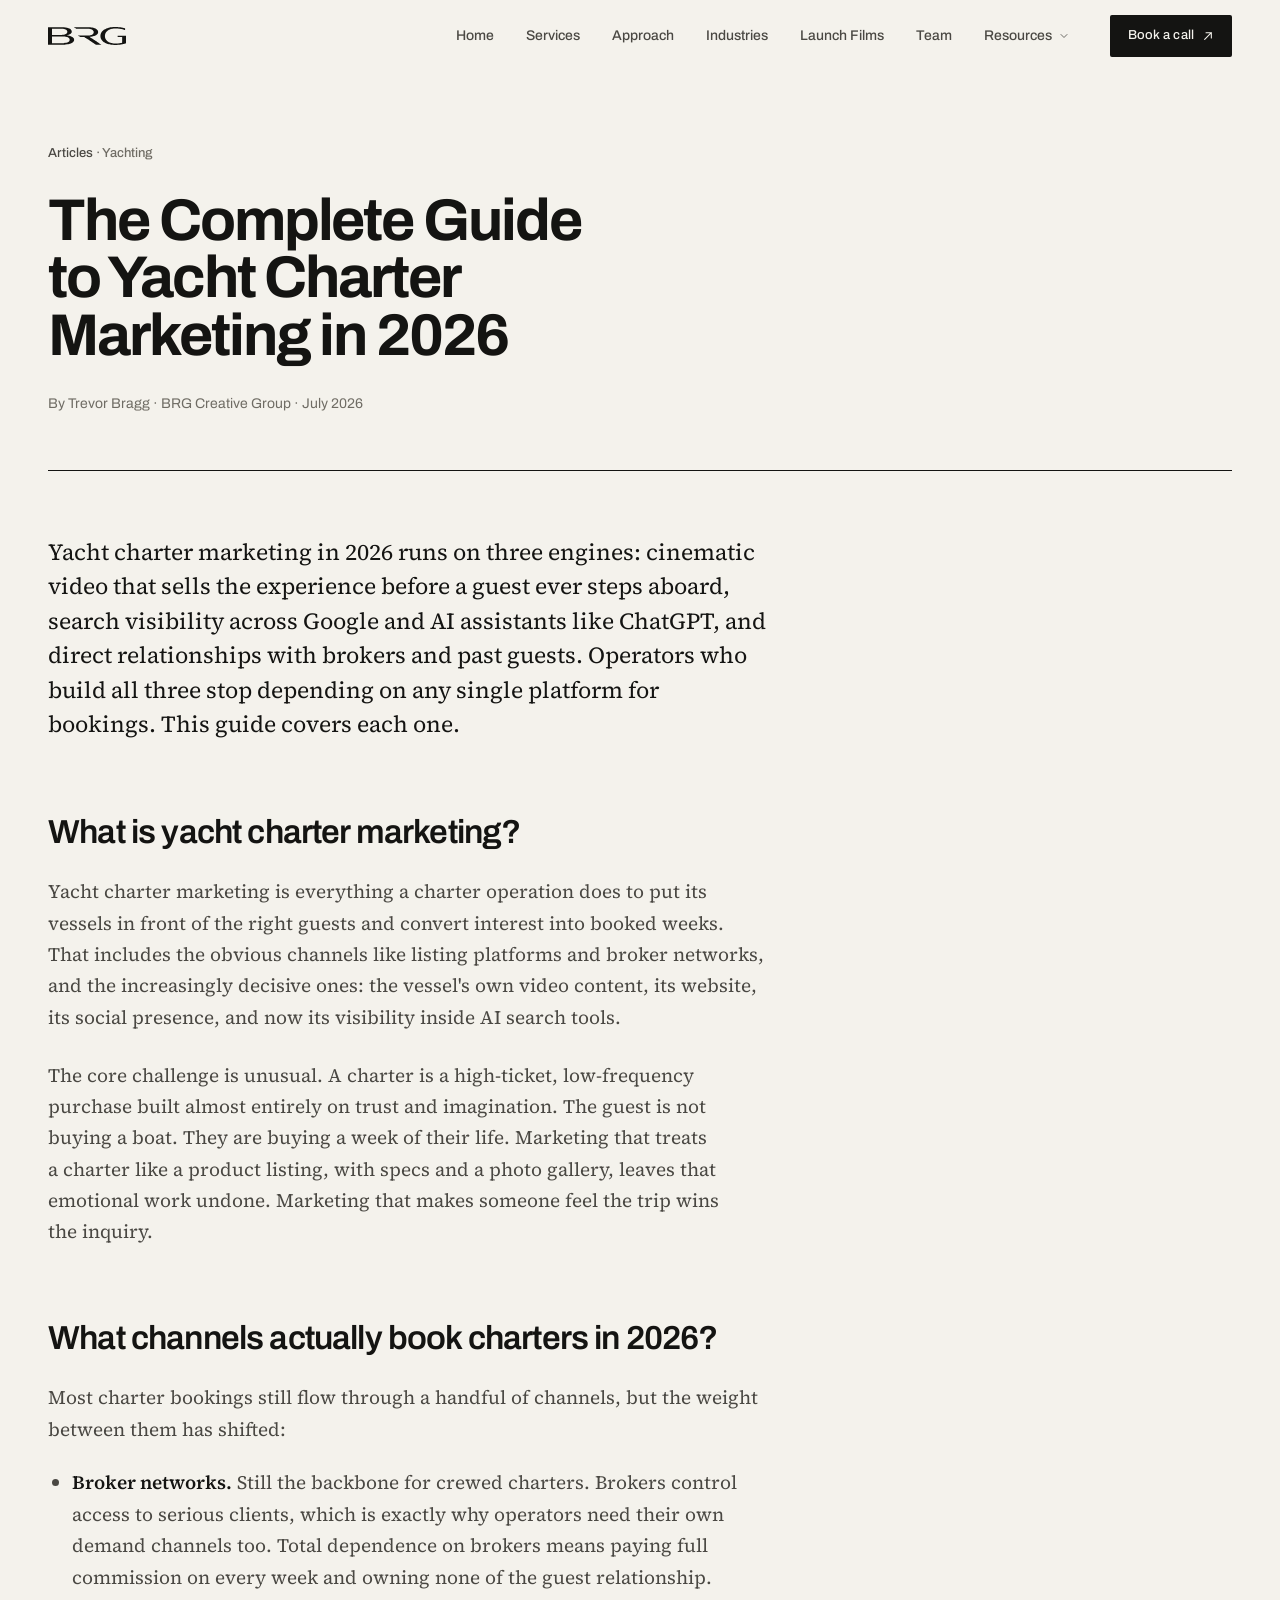
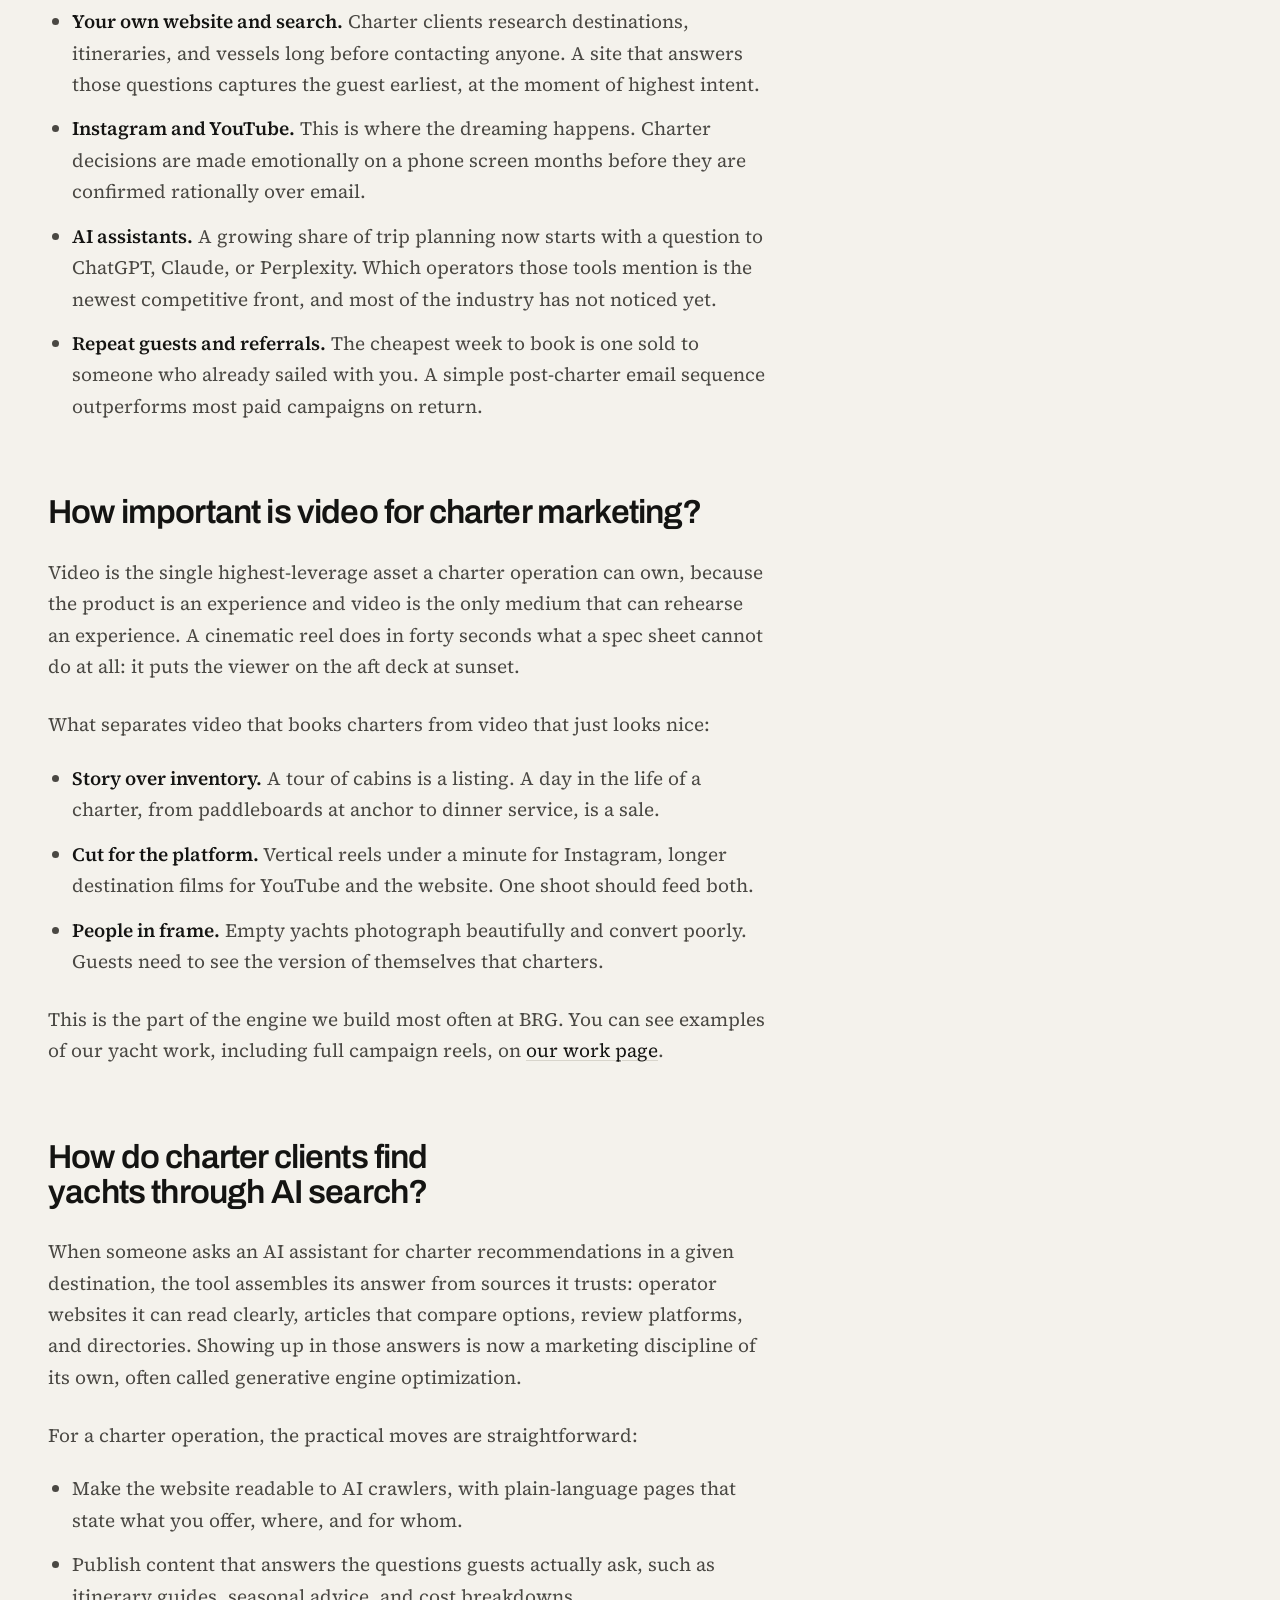
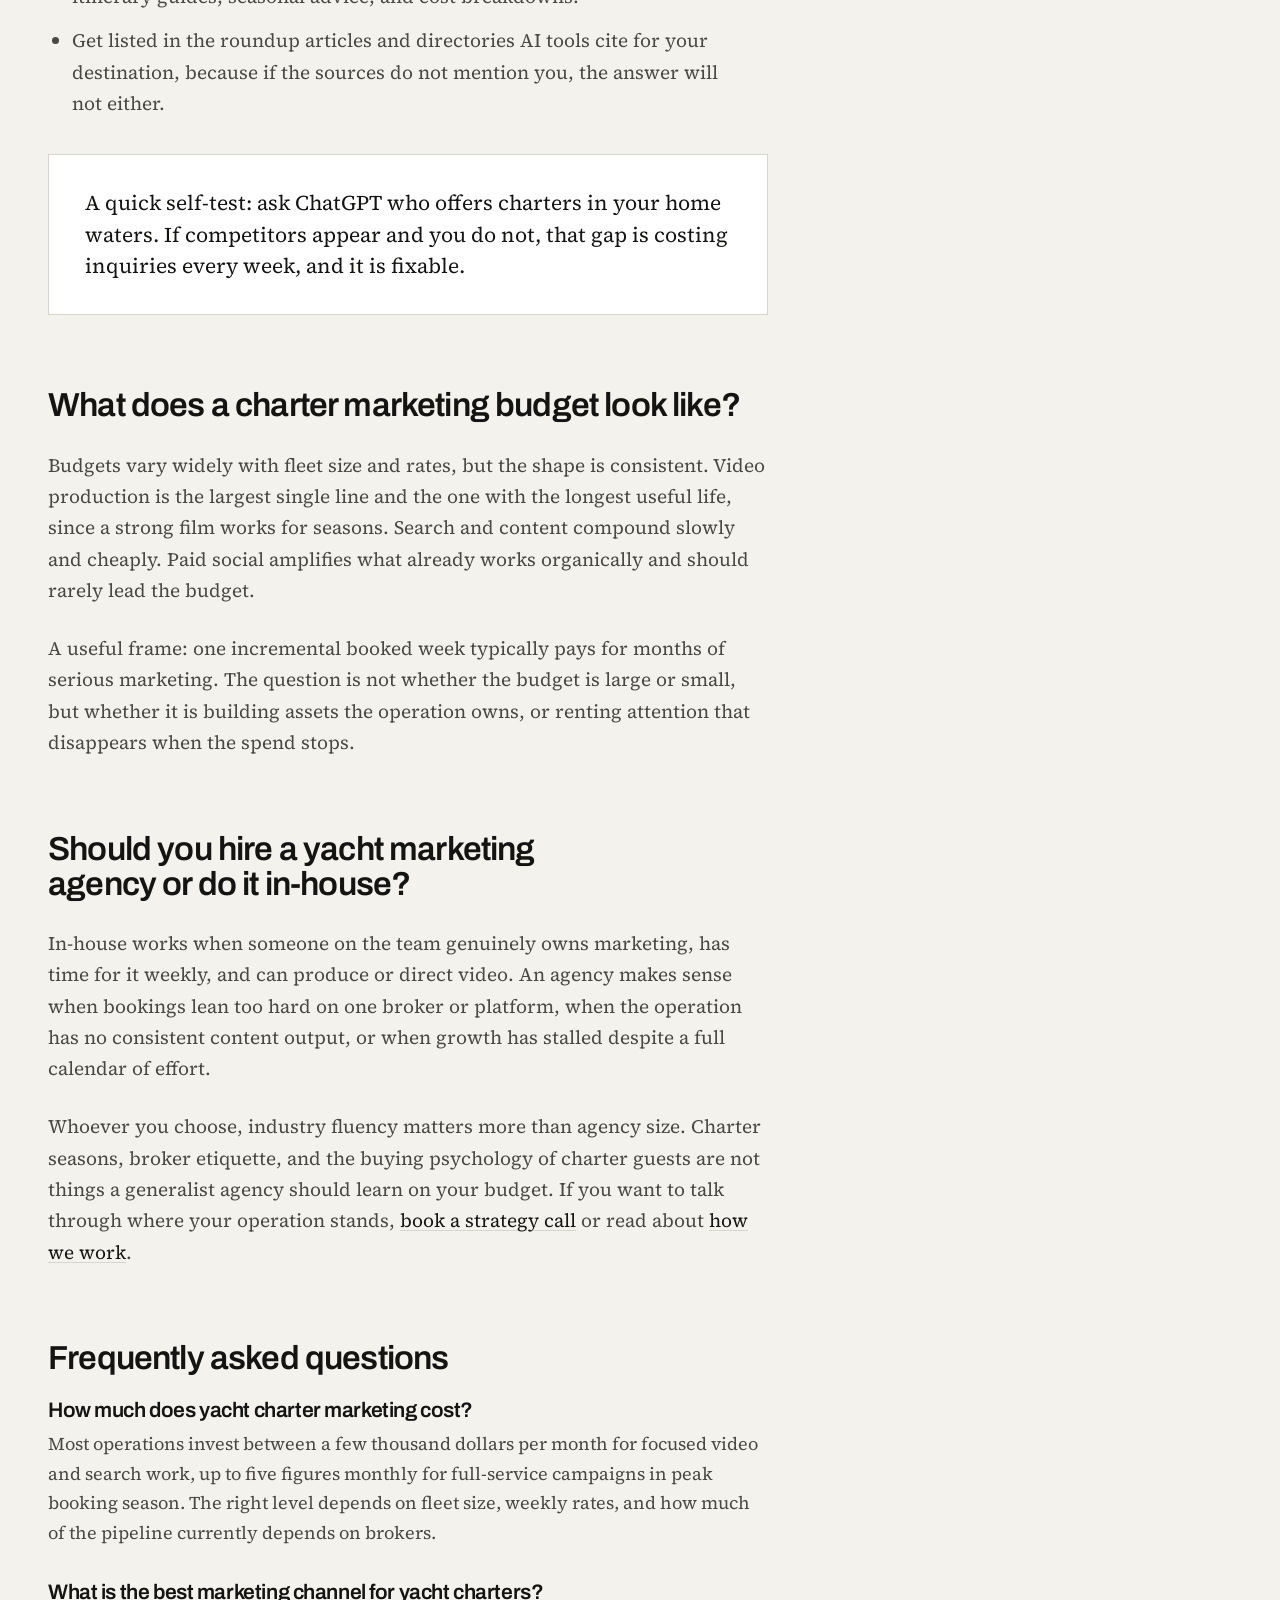
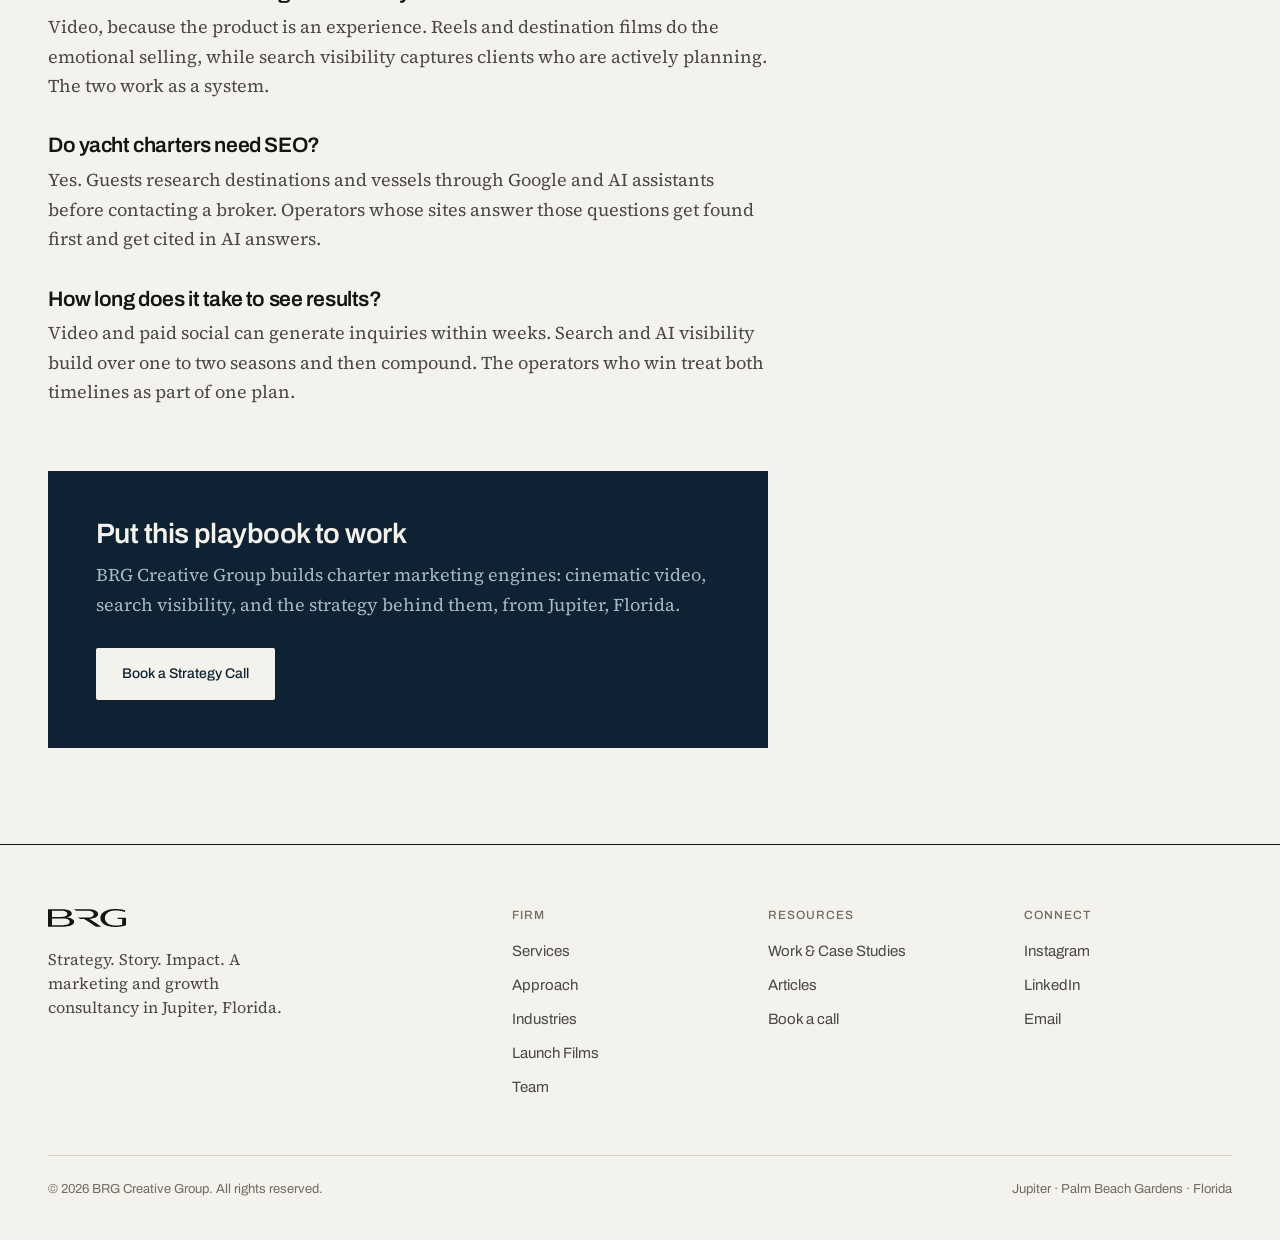
<file: blog/yacht-charter-marketing.html>
<!DOCTYPE html>
<html lang="en">
<head>
<meta charset="UTF-8">
<meta name="viewport" content="width=device-width, initial-scale=1.0">
<title>The Complete Guide to Yacht Charter Marketing in 2026 | BRG Creative Group</title>
<meta name="description" content="Yacht charter marketing in 2026 runs on cinematic video, search visibility across Google and AI assistants, and broker relationships. A complete playbook for charter operators and brokers.">
<link rel="canonical" href="https://www.brgcreativegroup.com/blog/yacht-charter-marketing">
<meta property="og:type" content="article">
<meta property="og:url" content="https://www.brgcreativegroup.com/blog/yacht-charter-marketing">
<meta property="og:title" content="The Complete Guide to Yacht Charter Marketing in 2026">
<meta property="og:description" content="Cinematic video, search visibility, and broker relationships. The full yacht charter marketing playbook from a Florida agency working in the industry.">
<meta property="og:image" content="https://www.brgcreativegroup.com/assets/brg-social-preview.png">
<link rel="icon" type="image/png" href="/assets/favicon.png">
<link rel="apple-touch-icon" href="/assets/apple-touch-icon.png">
<link rel="preload" href="/assets/fonts/archivo-latin-700-normal.woff2" as="font" type="font/woff2" crossorigin>
<link rel="preload" href="/assets/fonts/source-serif-4-latin-400-normal.woff2" as="font" type="font/woff2" crossorigin>
<link rel="stylesheet" href="/assets/site.css">
<script type="application/ld+json">
{
  "@context": "https://schema.org",
  "@graph": [
    {
      "@type": "Article",
      "headline": "The Complete Guide to Yacht Charter Marketing in 2026",
      "description": "Yacht charter marketing in 2026 runs on cinematic video, search visibility across Google and AI assistants, and broker relationships.",
      "datePublished": "2026-07-16",
      "dateModified": "2026-07-16",
      "author": { "@type": "Person", "name": "Trevor Bragg", "url": "https://www.brgcreativegroup.com/#team" },
      "publisher": { "@type": "Organization", "name": "BRG Creative Group", "url": "https://www.brgcreativegroup.com" },
      "mainEntityOfPage": "https://www.brgcreativegroup.com/blog/yacht-charter-marketing"
    },
    {
      "@type": "FAQPage",
      "mainEntity": [
        { "@type": "Question", "name": "How much does yacht charter marketing cost?",
          "acceptedAnswer": { "@type": "Answer", "text": "Most charter operations invest somewhere between a few thousand dollars per month for focused video and search work up to five figures monthly for full-service campaigns during peak booking season. The right number depends on fleet size, charter rates, and how much of the booking pipeline currently depends on brokers." } },
        { "@type": "Question", "name": "What is the best marketing channel for yacht charters?",
          "acceptedAnswer": { "@type": "Answer", "text": "Video is the highest-leverage channel for charters because the product is an experience. Short cinematic reels on Instagram and YouTube do the emotional selling, while search visibility on Google and AI assistants captures charter clients who are actively planning." } },
        { "@type": "Question", "name": "Do yacht charters need SEO?",
          "acceptedAnswer": { "@type": "Answer", "text": "Yes. Charter clients increasingly research destinations, itineraries, and vessels through Google and AI assistants like ChatGPT before ever contacting a broker. Operators whose sites answer those questions get found first and get cited by AI tools." } },
        { "@type": "Question", "name": "Should a charter operator hire a marketing agency?",
          "acceptedAnswer": { "@type": "Answer", "text": "Hire an agency when bookings depend too heavily on one broker or one platform, when video production is beyond in-house capability, or when nobody on the team owns marketing. Choose a partner that knows the yachting industry, because generic agencies burn budget learning charter seasons and buyer behavior." } }
      ]
    }
  ]
}
</script>
</head>
<body>

<a class="skip" href="#main">Skip to content</a>

<header class="nav">
  <div class="wrap">
    <a class="brand" href="/" aria-label="BRG Creative Group home"><svg class="brand-mark" aria-hidden="true" focusable="false" xmlns="http://www.w3.org/2000/svg" viewBox="0 0 464.6 107.1" fill="currentColor" fill-rule="evenodd"><path d="M396.44 106.99C395.48 106.94 393.25 106.84 391.50 106.77C388.06 106.62 386.14 106.48 383.50 106.19C382.57 106.09 381.05 105.95 380.11 105.88C379.18 105.81 377.99 105.68 377.49 105.57C375.74 105.22 375.06 105.12 373.79 104.99C373.09 104.93 372.15 104.76 371.71 104.62C371.26 104.48 370.46 104.32 369.92 104.25C368.99 104.13 368.36 104.01 365.19 103.31C364.43 103.14 363.27 102.92 362.60 102.82C361.93 102.71 361.01 102.49 360.56 102.32C360.11 102.15 359.45 101.97 359.09 101.93C358.73 101.88 358.04 101.69 357.56 101.50C357.08 101.31 356.49 101.12 356.25 101.07C355.66 100.95 353.14 100.17 352.06 99.78C351.58 99.61 350.68 99.28 350.06 99.07C349.44 98.85 348.71 98.55 348.44 98.41C348.16 98.27 347.68 98.08 347.37 98.00C347.07 97.92 346.59 97.73 346.31 97.57C346.04 97.41 345.67 97.24 345.50 97.19C345.18 97.10 343.78 96.48 341.77 95.54C341.12 95.25 340.57 95.00 340.53 95.00C340.49 95.00 340.18 94.82 339.83 94.59C339.49 94.37 338.93 94.05 338.60 93.88C338.02 93.58 336.70 92.80 334.19 91.28C333.57 90.90 332.90 90.50 332.70 90.39C329.33 88.50 325.40 84.90 320.78 79.47C319.75 78.26 317.84 75.50 317.60 74.88C317.54 74.71 317.36 74.39 317.20 74.19C316.58 73.36 315.08 70.25 314.61 68.79C314.46 68.32 314.20 67.60 314.03 67.19C313.86 66.78 313.65 65.97 313.54 65.39C313.44 64.81 313.25 64.05 313.11 63.70C312.97 63.34 312.73 62.03 312.56 60.69C312.39 59.38 312.16 57.67 312.05 56.88C311.81 55.22 311.87 52.33 312.18 49.81C312.28 48.99 312.46 47.44 312.57 46.38C312.71 45.13 312.88 44.17 313.07 43.68C313.22 43.26 313.44 42.49 313.55 41.96C313.65 41.44 313.88 40.67 314.06 40.26C314.23 39.85 314.51 39.10 314.68 38.60C315.01 37.58 315.55 36.35 316.19 35.11C316.43 34.65 316.62 34.20 316.62 34.10C316.62 34.00 316.86 33.55 317.16 33.09C317.45 32.64 318.09 31.63 318.59 30.85C319.09 30.07 319.73 29.14 320.03 28.79C320.32 28.43 320.90 27.73 321.31 27.23C322.52 25.76 326.56 21.70 328.12 20.39C329.74 19.03 331.91 17.41 332.75 16.93C333.06 16.76 333.73 16.34 334.25 16.00C334.77 15.67 335.81 15.04 336.56 14.62C337.32 14.19 338.25 13.65 338.64 13.42C339.03 13.19 339.43 13.00 339.52 13.00C339.62 13.00 339.95 12.84 340.26 12.65C340.95 12.21 344.89 10.28 346.06 9.80C346.54 9.61 347.05 9.38 347.19 9.30C347.32 9.21 347.74 9.06 348.10 8.95C348.47 8.84 348.95 8.65 349.17 8.51C349.38 8.38 349.90 8.17 350.31 8.06C350.73 7.94 351.34 7.71 351.69 7.56C352.47 7.20 356.08 6.06 357.00 5.87C357.38 5.79 358.06 5.59 358.51 5.43C358.96 5.26 359.81 5.04 360.40 4.95C360.98 4.85 361.85 4.64 362.33 4.47C362.80 4.30 363.54 4.12 363.98 4.07C364.42 4.02 365.25 3.85 365.83 3.68C366.41 3.51 367.40 3.29 368.03 3.20C369.67 2.94 372.83 2.41 374.38 2.12C375.10 1.99 376.26 1.83 376.95 1.76C377.64 1.69 378.29 1.60 378.39 1.57C378.84 1.40 381.25 1.10 383.00 1.00C384.07 0.94 385.87 0.78 387.00 0.65C390.92 0.18 391.97 0.13 399.50 0.07C409.88 -0.02 416.73 0.21 419.62 0.74C420.00 0.81 421.35 0.93 422.62 0.99C423.90 1.06 425.58 1.23 426.38 1.37C427.17 1.51 428.57 1.68 429.50 1.75C430.43 1.83 431.67 1.99 432.25 2.13C432.83 2.26 433.76 2.42 434.31 2.49C434.86 2.56 435.79 2.72 436.38 2.86C436.96 3.00 437.97 3.17 438.62 3.24C439.28 3.32 440.09 3.46 440.44 3.57C440.78 3.68 441.77 3.87 442.62 3.99C443.48 4.12 444.48 4.34 444.84 4.48C445.20 4.63 446.02 4.81 446.65 4.88C447.29 4.96 448.12 5.14 448.50 5.28C448.88 5.42 449.78 5.66 450.50 5.83C451.22 5.99 452.29 6.26 452.88 6.43C453.46 6.60 454.36 6.86 454.88 7.00C456.08 7.35 456.31 7.42 457.06 7.73C457.41 7.87 457.87 8.05 458.10 8.13C458.32 8.22 458.56 8.38 458.62 8.50C458.69 8.62 458.75 10.78 458.76 13.30C458.78 17.59 458.76 17.90 458.55 18.14C458.27 18.44 457.80 18.41 456.75 18.03C456.37 17.89 455.25 17.50 454.25 17.17C453.25 16.84 451.73 16.33 450.88 16.03C450.02 15.73 448.75 15.32 448.06 15.13C447.38 14.93 446.66 14.71 446.48 14.64C446.30 14.57 445.29 14.31 444.23 14.06C443.18 13.82 441.98 13.50 441.56 13.37C441.15 13.24 440.31 13.05 439.70 12.94C439.09 12.84 438.24 12.64 437.82 12.51C437.39 12.38 436.40 12.18 435.61 12.06C434.83 11.95 433.68 11.74 433.06 11.61C432.44 11.48 431.54 11.31 431.06 11.24C430.58 11.17 429.62 11.01 428.94 10.88C428.25 10.75 427.38 10.60 427.00 10.56C426.62 10.52 425.52 10.37 424.56 10.23C421.73 9.82 421.13 9.76 419.86 9.76C419.20 9.75 418.36 9.69 417.99 9.62C415.37 9.13 413.79 9.06 403.81 9.06C394.06 9.06 394.06 9.06 391.19 9.40C389.61 9.58 387.86 9.77 387.31 9.81C386.76 9.86 385.69 10.00 384.94 10.13C384.18 10.26 383.03 10.44 382.38 10.55C380.60 10.82 378.25 11.33 377.49 11.61C377.12 11.74 376.50 11.92 376.12 12.00C375.75 12.08 374.93 12.31 374.31 12.50C373.69 12.70 372.85 12.94 372.44 13.04C371.34 13.31 368.91 14.16 368.17 14.54C367.82 14.72 367.27 14.93 366.94 15.01C366.62 15.09 365.61 15.54 364.70 16.00C363.80 16.46 362.91 16.89 362.74 16.94C362.41 17.04 360.61 18.07 359.50 18.78C359.12 19.03 358.48 19.44 358.06 19.70C356.75 20.53 354.93 21.88 353.38 23.18C351.43 24.81 351.03 25.19 349.57 26.73C347.72 28.69 345.39 31.55 344.54 32.92C343.72 34.25 341.75 37.99 341.75 38.23C341.75 38.30 341.50 39.03 341.20 39.84C340.90 40.65 340.59 41.62 340.51 42.00C340.44 42.38 340.24 43.14 340.07 43.69C339.38 45.93 338.91 49.21 338.80 52.44C338.71 55.06 338.99 59.23 339.31 60.12C339.42 60.42 339.57 61.24 339.64 61.93C339.72 62.62 339.91 63.55 340.06 64.00C340.22 64.45 340.42 65.12 340.50 65.50C340.59 65.88 340.84 66.64 341.06 67.19C341.29 67.74 341.51 68.33 341.56 68.50C341.66 68.86 342.67 71.14 342.97 71.69C343.08 71.89 343.35 72.40 343.56 72.81C344.28 74.19 344.83 74.99 346.49 77.06C348.64 79.74 350.75 81.90 353.45 84.20C354.89 85.42 356.50 86.61 357.15 86.95C357.38 87.06 357.79 87.31 358.06 87.50C358.53 87.82 360.02 88.65 362.56 90.02C364.19 90.89 366.36 91.94 366.94 92.13C367.21 92.22 367.83 92.48 368.31 92.71C368.79 92.94 369.34 93.12 369.54 93.12C369.74 93.12 370.18 93.27 370.52 93.44C370.86 93.61 371.51 93.83 371.95 93.94C372.39 94.04 372.98 94.24 373.26 94.38C373.54 94.52 374.23 94.75 374.79 94.88C376.39 95.25 377.86 95.62 378.81 95.88C379.29 96.02 380.14 96.18 380.69 96.25C381.24 96.31 382.02 96.48 382.43 96.62C382.89 96.78 383.79 96.93 384.75 97.01C386.38 97.14 387.43 97.27 389.31 97.58C390.42 97.76 393.01 97.91 398.50 98.11C401.30 98.22 408.18 98.12 414.80 97.87C417.48 97.77 418.54 97.69 419.42 97.49C420.05 97.35 421.63 97.16 422.94 97.07C424.46 96.96 425.81 96.79 426.69 96.59C427.44 96.42 428.51 96.24 429.06 96.19C429.61 96.15 430.54 96.01 431.12 95.88C431.71 95.75 432.50 95.61 432.88 95.56C433.25 95.52 434.10 95.35 434.75 95.19C435.40 95.03 436.30 94.87 436.75 94.83C437.20 94.79 437.93 94.63 438.38 94.46C438.83 94.29 439.54 94.08 439.96 94.00C441.38 93.72 441.22 95.70 441.32 77.06C441.40 60.88 441.40 60.81 441.15 60.50C440.90 60.19 440.90 60.19 437.23 60.11C435.21 60.06 429.42 60.02 424.35 60.01C415.14 60.00 415.14 60.00 414.79 59.70C414.44 59.40 414.44 59.40 414.40 56.54C414.36 53.39 414.45 52.82 415.00 52.54C415.24 52.42 419.65 52.38 435.44 52.38C446.51 52.38 457.36 52.34 459.56 52.30C462.37 52.24 463.67 52.26 463.91 52.36C464.67 52.66 464.62 51.38 464.62 74.62C464.62 97.87 464.67 96.58 463.91 96.89C463.72 96.97 463.14 97.22 462.62 97.44C462.11 97.67 461.35 97.96 460.94 98.10C460.52 98.23 459.85 98.46 459.44 98.60C458.48 98.92 455.19 99.85 454.12 100.09C453.68 100.19 452.86 100.41 452.30 100.58C451.74 100.75 450.70 100.99 449.98 101.12C449.27 101.25 448.38 101.47 448.00 101.60C447.62 101.74 446.98 101.88 446.56 101.93C446.15 101.97 445.28 102.17 444.62 102.37C443.97 102.57 442.37 102.90 441.06 103.12C439.76 103.34 438.12 103.65 437.44 103.81C436.75 103.97 435.62 104.14 434.94 104.19C434.20 104.24 433.29 104.40 432.73 104.58C432.09 104.78 431.22 104.92 430.10 105.00C428.72 105.11 426.50 105.43 425.44 105.69C425.30 105.73 424.12 105.81 422.81 105.87C421.51 105.94 420.13 106.05 419.75 106.13C418.80 106.32 414.42 106.65 410.12 106.86C406.86 107.02 398.72 107.10 396.44 106.99ZM315.70 105.78C315.65 105.73 308.84 105.66 300.58 105.62C283.70 105.55 285.56 105.67 283.95 104.58C283.52 104.30 282.79 103.82 282.31 103.52C279.75 101.94 276.61 99.86 276.06 99.37C275.93 99.25 275.64 99.06 275.44 98.95C275.23 98.84 274.69 98.48 274.23 98.15C272.93 97.22 271.80 96.45 270.25 95.41C266.12 92.66 263.49 90.92 262.88 90.54C261.48 89.66 258.68 87.85 258.38 87.62C258.20 87.49 257.78 87.21 257.44 87.00C257.09 86.79 256.50 86.39 256.12 86.12C255.25 85.48 253.47 84.26 252.96 83.94C252.74 83.81 252.08 83.36 251.50 82.94C249.89 81.80 245.67 79.00 245.55 79.00C245.49 79.00 245.12 78.79 244.72 78.53C244.33 78.27 243.64 77.84 243.19 77.56C242.10 76.90 238.17 74.30 237.00 73.47C236.83 73.34 236.07 72.84 235.33 72.34C234.58 71.84 233.88 71.38 233.78 71.31C233.67 71.24 233.13 70.89 232.58 70.54C232.02 70.18 231.31 69.71 231.00 69.50C230.69 69.29 229.96 68.81 229.38 68.44C228.17 67.66 227.37 67.12 226.59 66.55C226.30 66.34 225.83 66.04 225.54 65.90C225.25 65.75 224.98 65.57 224.94 65.51C224.90 65.44 224.58 65.21 224.22 65.00C223.12 64.34 219.25 61.75 217.39 60.43C216.96 60.12 216.96 60.12 213.39 60.12C209.38 60.12 207.13 60.00 204.49 59.63C203.50 59.49 201.93 59.32 201.00 59.25C194.86 58.79 190.87 58.16 189.19 57.37C186.88 56.30 185.92 55.84 185.69 55.71C185.07 55.37 183.14 54.31 182.69 54.07C182.41 53.93 181.91 53.63 181.57 53.40C181.23 53.18 180.86 53.00 180.75 53.00C180.63 53.00 180.14 52.73 179.65 52.41C178.75 51.82 178.51 51.41 178.90 51.17C178.98 51.12 192.57 51.06 209.10 51.04C225.63 51.02 239.20 50.97 239.25 50.93C239.31 50.90 240.50 50.82 241.90 50.75C243.29 50.68 245.06 50.51 245.81 50.38C246.57 50.24 247.87 50.05 248.71 49.94C249.57 49.83 250.73 49.58 251.36 49.37C251.99 49.17 252.65 49.00 252.84 49.00C253.03 49.00 253.58 48.85 254.06 48.68C254.54 48.50 255.39 48.23 255.94 48.07C256.49 47.91 257.25 47.65 257.62 47.50C258.00 47.35 258.63 47.12 259.02 46.99C260.26 46.59 263.44 44.94 264.06 44.38C264.20 44.26 264.45 44.08 264.62 44.00C265.99 43.30 268.81 40.52 269.63 39.06C269.76 38.83 270.01 38.42 270.18 38.16C270.53 37.62 271.31 35.75 271.51 34.96C271.83 33.67 271.95 31.11 271.79 29.10C271.64 27.23 271.60 27.06 271.02 25.54C270.18 23.35 269.46 22.22 267.62 20.21C266.99 19.52 264.15 17.32 262.98 16.61C261.30 15.60 258.33 14.25 257.11 13.94C256.67 13.83 255.74 13.54 255.05 13.31C254.36 13.07 253.67 12.87 253.53 12.87C253.39 12.87 252.75 12.71 252.11 12.52C251.46 12.32 250.63 12.12 250.25 12.07C249.87 12.02 248.97 11.82 248.25 11.62C247.42 11.39 246.36 11.21 245.38 11.13C244.52 11.06 243.47 10.95 243.06 10.88C240.99 10.53 236.76 10.49 202.69 10.46C167.56 10.44 167.56 10.44 166.89 10.09C166.52 9.90 166.06 9.62 165.86 9.47C165.18 8.93 163.98 8.14 161.54 6.62C161.15 6.38 160.40 5.91 159.87 5.56C159.34 5.22 158.74 4.84 158.55 4.72C158.35 4.60 157.79 4.25 157.31 3.94C156.83 3.63 156.09 3.21 155.67 3.01C155.24 2.81 154.84 2.54 154.76 2.40C154.58 2.05 154.59 1.56 154.78 1.41C154.88 1.33 170.05 1.30 198.12 1.31C237.44 1.34 241.41 1.36 242.44 1.55C243.16 1.68 244.95 1.80 247.44 1.88C251.28 2.01 253.84 2.20 256.38 2.56C257.10 2.66 258.95 2.89 260.50 3.06C262.05 3.24 263.85 3.49 264.50 3.63C265.15 3.76 266.26 3.96 266.95 4.06C267.64 4.16 268.51 4.35 268.87 4.50C269.23 4.64 269.95 4.81 270.48 4.89C271.01 4.96 271.83 5.16 272.31 5.33C272.79 5.50 273.61 5.75 274.12 5.87C275.16 6.13 277.87 7.12 278.75 7.56C279.06 7.71 279.54 7.91 279.81 8.00C280.09 8.09 280.62 8.32 281.00 8.51C281.38 8.71 282.00 9.01 282.38 9.18C283.82 9.85 285.81 10.97 287.15 11.89C287.65 12.23 288.29 12.66 288.56 12.85C290.37 14.06 293.46 17.06 294.90 19.01C295.55 19.89 296.53 21.66 296.81 22.48C296.97 22.94 297.22 23.59 297.37 23.92C297.97 25.32 298.46 30.73 298.13 32.19C298.06 32.46 297.95 33.22 297.87 33.87C297.77 34.65 297.52 35.64 297.13 36.81C296.16 39.62 295.08 41.31 292.69 43.70C290.36 46.04 288.18 47.68 285.67 49.00C285.32 49.18 284.87 49.45 284.67 49.59C284.34 49.83 283.86 50.06 280.94 51.44C280.32 51.73 279.51 52.07 279.13 52.19C278.76 52.31 278.28 52.51 278.07 52.63C277.86 52.75 277.35 52.92 276.94 53.00C276.52 53.09 275.88 53.31 275.50 53.50C275.12 53.69 274.60 53.88 274.34 53.93C274.08 53.97 273.63 54.12 273.34 54.24C272.79 54.48 270.10 55.16 269.12 55.31C268.82 55.36 268.14 55.53 267.62 55.70C267.11 55.86 266.22 56.05 265.65 56.12C265.08 56.19 264.16 56.38 263.59 56.55C263.03 56.73 261.97 56.92 261.24 57.00C260.51 57.07 259.53 57.21 259.05 57.30C256.74 57.77 256.22 57.85 255.06 57.93C254.38 57.97 252.83 58.12 251.62 58.25C250.42 58.39 249.13 58.51 248.76 58.53C247.58 58.59 247.54 59.41 248.69 60.01C249.03 60.18 249.73 60.60 250.24 60.94C250.75 61.28 251.50 61.77 251.90 62.03C252.80 62.61 253.89 63.31 254.70 63.83C255.04 64.05 255.48 64.35 255.69 64.49C256.05 64.75 257.27 65.53 258.91 66.55C259.34 66.82 259.91 67.20 260.19 67.40C260.46 67.59 261.15 68.05 261.71 68.41C264.25 70.03 266.38 71.45 267.12 72.01C267.57 72.34 268.15 72.73 268.40 72.87C268.66 73.01 269.20 73.34 269.61 73.60C270.02 73.85 270.51 74.16 270.70 74.28C270.90 74.39 271.69 74.90 272.45 75.40C274.30 76.62 274.86 76.98 276.17 77.84C276.78 78.24 277.58 78.76 277.94 79.00C278.30 79.24 278.87 79.62 279.20 79.84C279.54 80.06 280.07 80.42 280.38 80.63C280.68 80.85 281.49 81.37 282.17 81.79C283.59 82.69 284.39 83.21 285.58 84.03C286.05 84.35 286.92 84.94 287.52 85.34C288.11 85.74 288.68 86.12 288.78 86.19C289.26 86.53 293.21 89.11 293.78 89.47C295.25 90.38 296.59 91.26 297.07 91.62C297.36 91.83 297.64 92.00 297.70 92.00C297.76 92.00 297.95 92.12 298.12 92.26C298.30 92.40 298.92 92.82 299.50 93.21C300.08 93.59 301.11 94.28 301.78 94.74C302.44 95.19 303.29 95.76 303.66 96.00C304.39 96.47 305.42 97.16 306.12 97.66C306.90 98.20 309.12 99.68 309.57 99.95C309.80 100.09 310.12 100.32 310.28 100.45C310.44 100.59 310.98 101.00 311.50 101.36C312.02 101.71 312.63 102.14 312.88 102.31C314.12 103.18 314.75 103.58 315.41 103.91C316.35 104.38 316.81 105.09 316.47 105.53C316.28 105.76 315.83 105.92 315.70 105.78ZM29.33 105.62C0.73 105.56 0.73 105.56 0.36 105.15C-0.00 104.75 -0.00 104.75 -0.00 53.44C-0.00 2.14 -0.00 2.14 0.28 1.81C0.44 1.63 0.76 1.44 1.00 1.39C1.74 1.23 82.34 1.31 83.94 1.48C84.69 1.55 87.31 1.71 89.75 1.81C92.19 1.92 94.67 2.06 95.25 2.13C96.37 2.26 97.90 2.41 100.19 2.62C102.56 2.84 103.73 2.99 106.44 3.45C107.88 3.70 109.48 3.95 110.00 4.02C110.52 4.09 111.58 4.31 112.38 4.50C113.17 4.69 114.07 4.89 114.38 4.94C114.68 4.99 115.44 5.18 116.06 5.38C116.68 5.57 117.81 5.91 118.56 6.13C121.51 7.00 123.76 7.80 125.06 8.43C125.41 8.60 126.45 9.11 127.38 9.56C132.38 11.99 135.73 14.44 137.73 17.12C139.95 20.10 140.44 21.21 140.99 24.47C141.68 28.50 140.93 33.10 139.19 35.43C138.98 35.71 138.72 36.08 138.61 36.25C138.18 36.92 136.17 39.06 135.29 39.79C133.32 41.41 131.45 42.61 129.38 43.58C128.45 44.02 127.47 44.49 127.21 44.63C126.94 44.78 126.41 45.00 126.03 45.14C125.65 45.27 125.27 45.43 125.18 45.50C125.10 45.57 124.58 45.80 124.04 45.99C123.50 46.19 122.55 46.55 121.93 46.79C120.50 47.35 118.28 47.96 116.75 48.20C115.44 48.41 114.79 48.73 114.67 49.22C114.56 49.65 114.99 50.00 115.61 50.00C115.86 50.00 116.54 50.12 117.11 50.25C117.69 50.39 118.73 50.59 119.43 50.70C120.12 50.80 121.00 50.96 121.38 51.06C121.75 51.16 122.51 51.29 123.05 51.37C123.60 51.44 124.49 51.64 125.03 51.81C125.57 51.99 126.15 52.12 126.33 52.12C126.50 52.12 127.08 52.27 127.60 52.45C128.13 52.63 128.98 52.88 129.48 53.01C129.99 53.14 130.58 53.35 130.80 53.49C131.01 53.62 131.44 53.76 131.75 53.81C132.06 53.86 132.82 54.09 133.44 54.32C134.06 54.55 134.96 54.86 135.44 55.01C136.60 55.37 139.05 56.43 140.69 57.28C140.96 57.42 141.61 57.76 142.12 58.03C144.01 59.01 145.32 59.83 146.93 61.05C148.20 62.01 151.26 64.99 151.97 65.96C152.82 67.11 153.61 68.38 153.76 68.85C153.84 69.10 154.01 69.47 154.14 69.68C154.26 69.89 154.57 70.91 154.82 71.94C155.38 74.27 155.53 77.07 155.20 79.19C154.96 80.68 154.38 82.92 154.09 83.44C153.98 83.64 153.79 84.04 153.68 84.31C153.58 84.59 153.28 85.12 153.03 85.50C152.78 85.88 152.43 86.41 152.26 86.68C151.04 88.53 147.32 92.05 145.24 93.31C145.02 93.45 144.49 93.77 144.07 94.03C143.65 94.29 142.86 94.72 142.31 94.99C141.76 95.26 141.17 95.57 141.00 95.67C140.72 95.84 139.82 96.28 137.25 97.47C136.80 97.68 136.20 97.91 135.91 97.99C135.62 98.07 135.03 98.30 134.60 98.50C134.17 98.71 133.73 98.87 133.63 98.87C133.53 98.87 133.08 99.01 132.63 99.18C132.18 99.34 131.03 99.69 130.06 99.94C129.10 100.20 128.00 100.52 127.62 100.65C127.25 100.78 126.51 100.97 125.98 101.06C125.45 101.16 124.80 101.35 124.53 101.49C124.26 101.62 123.48 101.83 122.80 101.94C122.12 102.05 121.14 102.24 120.62 102.38C120.10 102.51 117.80 102.90 115.49 103.25C110.24 104.04 109.95 104.08 107.75 104.25C106.75 104.33 105.38 104.51 104.69 104.64C103.82 104.82 102.50 104.93 100.38 105.01C98.69 105.07 96.47 105.18 95.44 105.25C94.41 105.32 92.78 105.43 91.81 105.49C89.51 105.65 64.71 105.70 29.33 105.62ZM93.08 96.28C97.87 96.05 104.39 95.17 107.19 94.37C107.88 94.17 108.75 93.98 109.12 93.93C109.50 93.89 110.19 93.69 110.65 93.49C111.10 93.29 111.60 93.12 111.75 93.12C111.90 93.12 112.57 92.91 113.23 92.64C113.89 92.38 114.60 92.12 114.80 92.07C115.21 91.98 117.40 91.02 118.19 90.60C118.46 90.45 119.05 90.14 119.50 89.91C123.26 87.95 125.21 86.16 127.11 82.93C127.39 82.44 127.62 81.98 127.62 81.89C127.62 81.81 127.79 81.38 128.00 80.95C128.20 80.51 128.43 79.77 128.50 79.30C128.58 78.82 128.72 78.08 128.82 77.65C129.05 76.64 129.05 75.42 128.82 74.51C128.71 74.12 128.57 73.39 128.50 72.90C128.42 72.34 128.21 71.64 127.94 71.07C127.70 70.56 127.50 70.11 127.50 70.07C127.50 70.03 127.32 69.72 127.09 69.38C126.87 69.04 126.55 68.53 126.38 68.23C125.80 67.23 123.44 65.00 121.88 63.98C119.53 62.44 116.80 61.12 113.62 60.01C112.89 59.75 112.24 59.51 112.16 59.46C112.08 59.41 111.46 59.23 110.79 59.07C107.75 58.31 106.17 57.99 105.03 57.88C104.35 57.81 103.72 57.73 103.62 57.69C102.99 57.45 100.06 57.10 97.88 57.00C96.47 56.93 94.27 56.76 93.00 56.61C90.72 56.35 90.21 56.34 57.75 56.25C39.63 56.20 24.65 56.19 24.46 56.22C23.99 56.30 23.75 56.70 23.72 57.45C23.70 57.79 23.71 66.54 23.72 76.89C23.75 98.89 23.51 96.27 25.52 96.38C27.96 96.52 90.03 96.42 93.08 96.28ZM81.12 47.08C84.96 47.03 89.19 46.69 90.69 46.32C91.10 46.22 92.16 46.04 93.04 45.94C93.92 45.83 95.23 45.58 95.96 45.37C96.70 45.17 97.42 45.00 97.57 45.00C97.73 45.00 98.97 44.63 100.33 44.18C107.06 41.95 111.96 38.36 113.81 34.31C114.74 32.27 115.19 28.85 114.81 26.75C114.69 26.10 114.55 25.31 114.50 24.99C114.21 23.33 112.61 20.50 111.10 18.99C110.51 18.39 108.73 17.00 108.57 17.00C108.52 17.00 108.17 16.77 107.78 16.50C107.40 16.22 107.02 16.00 106.93 16.00C106.85 16.00 106.46 15.83 106.07 15.62C104.36 14.70 99.50 12.87 98.79 12.87C98.64 12.88 98.11 12.73 97.61 12.56C97.10 12.39 96.29 12.19 95.81 12.12C95.33 12.05 94.12 11.82 93.12 11.62C92.13 11.42 90.61 11.20 89.75 11.13C88.89 11.06 87.99 10.97 87.75 10.94C85.05 10.55 82.14 10.52 53.38 10.48C37.37 10.46 24.24 10.49 24.14 10.55C23.69 10.84 23.69 11.05 23.75 29.09C23.80 42.57 23.85 46.77 23.96 46.89C24.04 46.97 24.32 47.07 24.57 47.11C25.06 47.19 74.81 47.16 81.12 47.08Z"/></svg></a>
    <button class="nav-toggle" id="navToggle" aria-label="Menu" aria-expanded="false" aria-controls="navLinks"><span></span><span></span></button>
    <ul class="nav-links" id="navLinks">
      <li><a href="/">Home</a></li>
      <li><a href="/#services">Services</a></li>
      <li><a href="/#approach">Approach</a></li>
      <li><a href="/#industries">Industries</a></li>
      <li><a href="/launch-films">Launch Films</a></li>
      <li><a href="/#team">Team</a></li>
      <li class="dd" data-open="false">
        <button type="button" aria-expanded="false" aria-haspopup="true">Resources <svg viewBox="0 0 24 24" aria-hidden="true"><path d="M6 9l6 6 6-6"/></svg></button>
        <div class="dd-menu">
          <a href="/blog" aria-current="page">Articles<small>Guides written from client work</small></a>
          <a href="/work">Work &amp; Case Studies<small>Reels, results, and how we got there</small></a>
        </div>
      </li>
      <li class="cta"><a class="btn" href="https://calendly.com/trevorbragg9/30min" target="_blank" rel="noopener">Book a call <svg viewBox="0 0 24 24" aria-hidden="true"><path d="M7 17L17 7M9 7h8v8"/></svg></a></li>
    </ul>
  </div>
</header>
<main id="main">
<div class="wrap">
<header class="article-head">
  <div class="eyebrow"><a href="/blog">Articles</a> &middot; Yachting</div>
  <h1>The Complete Guide to Yacht Charter Marketing in 2026</h1>
  <div class="byline">By Trevor Bragg &middot; BRG Creative Group &middot; July 2026</div>
</header>
<article class="article-body">
<p class="lede">Yacht charter marketing in 2026 runs on three engines: cinematic video that sells the experience before a guest ever steps aboard, search visibility across Google and AI assistants like ChatGPT, and direct relationships with brokers and past guests. Operators who build all three stop depending on any single platform for bookings. This guide covers each one.</p>

  <h2>What is yacht charter marketing?</h2>
  <p>Yacht charter marketing is everything a charter operation does to put its vessels in front of the right guests and convert interest into booked weeks. That includes the obvious channels like listing platforms and broker networks, and the increasingly decisive ones: the vessel's own video content, its website, its social presence, and now its visibility inside AI search tools.</p>
  <p>The core challenge is unusual. A charter is a high-ticket, low-frequency purchase built almost entirely on trust and imagination. The guest is not buying a boat. They are buying a week of their life. Marketing that treats a charter like a product listing, with specs and a photo gallery, leaves that emotional work undone. Marketing that makes someone feel the trip wins the inquiry.</p>

  <h2>What channels actually book charters in 2026?</h2>
  <p>Most charter bookings still flow through a handful of channels, but the weight between them has shifted:</p>
  <ul>
    <li><strong>Broker networks.</strong> Still the backbone for crewed charters. Brokers control access to serious clients, which is exactly why operators need their own demand channels too. Total dependence on brokers means paying full commission on every week and owning none of the guest relationship.</li>
    <li><strong>Your own website and search.</strong> Charter clients research destinations, itineraries, and vessels long before contacting anyone. A site that answers those questions captures the guest earliest, at the moment of highest intent.</li>
    <li><strong>Instagram and YouTube.</strong> This is where the dreaming happens. Charter decisions are made emotionally on a phone screen months before they are confirmed rationally over email.</li>
    <li><strong>AI assistants.</strong> A growing share of trip planning now starts with a question to ChatGPT, Claude, or Perplexity. Which operators those tools mention is the newest competitive front, and most of the industry has not noticed yet.</li>
    <li><strong>Repeat guests and referrals.</strong> The cheapest week to book is one sold to someone who already sailed with you. A simple post-charter email sequence outperforms most paid campaigns on return.</li>
  </ul>

  <h2>How important is video for charter marketing?</h2>
  <p>Video is the single highest-leverage asset a charter operation can own, because the product is an experience and video is the only medium that can rehearse an experience. A cinematic reel does in forty seconds what a spec sheet cannot do at all: it puts the viewer on the aft deck at sunset.</p>
  <p>What separates video that books charters from video that just looks nice:</p>
  <ul>
    <li><strong>Story over inventory.</strong> A tour of cabins is a listing. A day in the life of a charter, from paddleboards at anchor to dinner service, is a sale.</li>
    <li><strong>Cut for the platform.</strong> Vertical reels under a minute for Instagram, longer destination films for YouTube and the website. One shoot should feed both.</li>
    <li><strong>People in frame.</strong> Empty yachts photograph beautifully and convert poorly. Guests need to see the version of themselves that charters.</li>
  </ul>
  <p>This is the part of the engine we build most often at BRG. You can see examples of our yacht work, including full campaign reels, on <a href="/work">our work page</a>.</p>

  <h2>How do charter clients find yachts through AI search?</h2>
  <p>When someone asks an AI assistant for charter recommendations in a given destination, the tool assembles its answer from sources it trusts: operator websites it can read clearly, articles that compare options, review platforms, and directories. Showing up in those answers is now a marketing discipline of its own, often called generative engine optimization.</p>
  <p>For a charter operation, the practical moves are straightforward:</p>
  <ul>
    <li>Make the website readable to AI crawlers, with plain-language pages that state what you offer, where, and for whom.</li>
    <li>Publish content that answers the questions guests actually ask, such as itinerary guides, seasonal advice, and cost breakdowns.</li>
    <li>Get listed in the roundup articles and directories AI tools cite for your destination, because if the sources do not mention you, the answer will not either.</li>
  </ul>
  <div class="callout">
    <p>A quick self-test: ask ChatGPT who offers charters in your home waters. If competitors appear and you do not, that gap is costing inquiries every week, and it is fixable.</p>
  </div>

  <h2>What does a charter marketing budget look like?</h2>
  <p>Budgets vary widely with fleet size and rates, but the shape is consistent. Video production is the largest single line and the one with the longest useful life, since a strong film works for seasons. Search and content compound slowly and cheaply. Paid social amplifies what already works organically and should rarely lead the budget.</p>
  <p>A useful frame: one incremental booked week typically pays for months of serious marketing. The question is not whether the budget is large or small, but whether it is building assets the operation owns, or renting attention that disappears when the spend stops.</p>

  <h2>Should you hire a yacht marketing agency or do it in-house?</h2>
  <p>In-house works when someone on the team genuinely owns marketing, has time for it weekly, and can produce or direct video. An agency makes sense when bookings lean too hard on one broker or platform, when the operation has no consistent content output, or when growth has stalled despite a full calendar of effort.</p>
  <p>Whoever you choose, industry fluency matters more than agency size. Charter seasons, broker etiquette, and the buying psychology of charter guests are not things a generalist agency should learn on your budget. If you want to talk through where your operation stands, <a href="https://calendly.com/trevorbragg9/30min" target="_blank" rel="noopener">book a strategy call</a> or read about <a href="/#services">how we work</a>.</p>

  <h2>Frequently asked questions</h2>
  <div class="faq">
    <h3>How much does yacht charter marketing cost?</h3>
    <p>Most operations invest between a few thousand dollars per month for focused video and search work, up to five figures monthly for full-service campaigns in peak booking season. The right level depends on fleet size, weekly rates, and how much of the pipeline currently depends on brokers.</p>
    <h3>What is the best marketing channel for yacht charters?</h3>
    <p>Video, because the product is an experience. Reels and destination films do the emotional selling, while search visibility captures clients who are actively planning. The two work as a system.</p>
    <h3>Do yacht charters need SEO?</h3>
    <p>Yes. Guests research destinations and vessels through Google and AI assistants before contacting a broker. Operators whose sites answer those questions get found first and get cited in AI answers.</p>
    <h3>How long does it take to see results?</h3>
    <p>Video and paid social can generate inquiries within weeks. Search and AI visibility build over one to two seasons and then compound. The operators who win treat both timelines as part of one plan.</p>
  </div>

  <div class="cta-block">
    <h3>Put this playbook to work</h3>
    <p>BRG Creative Group builds charter marketing engines: cinematic video, search visibility, and the strategy behind them, from Jupiter, Florida.</p>
    <a class="cta-btn" href="https://calendly.com/trevorbragg9/30min" target="_blank" rel="noopener">Book a Strategy Call</a>
  </div>
</article>
</div>
</main>

<footer class="footer">
  <div class="wrap">
    <div class="footer-grid">
      <div>
        <a class="brand" href="/"><svg class="brand-mark" aria-hidden="true" focusable="false" xmlns="http://www.w3.org/2000/svg" viewBox="0 0 464.6 107.1" fill="currentColor" fill-rule="evenodd"><path d="M396.44 106.99C395.48 106.94 393.25 106.84 391.50 106.77C388.06 106.62 386.14 106.48 383.50 106.19C382.57 106.09 381.05 105.95 380.11 105.88C379.18 105.81 377.99 105.68 377.49 105.57C375.74 105.22 375.06 105.12 373.79 104.99C373.09 104.93 372.15 104.76 371.71 104.62C371.26 104.48 370.46 104.32 369.92 104.25C368.99 104.13 368.36 104.01 365.19 103.31C364.43 103.14 363.27 102.92 362.60 102.82C361.93 102.71 361.01 102.49 360.56 102.32C360.11 102.15 359.45 101.97 359.09 101.93C358.73 101.88 358.04 101.69 357.56 101.50C357.08 101.31 356.49 101.12 356.25 101.07C355.66 100.95 353.14 100.17 352.06 99.78C351.58 99.61 350.68 99.28 350.06 99.07C349.44 98.85 348.71 98.55 348.44 98.41C348.16 98.27 347.68 98.08 347.37 98.00C347.07 97.92 346.59 97.73 346.31 97.57C346.04 97.41 345.67 97.24 345.50 97.19C345.18 97.10 343.78 96.48 341.77 95.54C341.12 95.25 340.57 95.00 340.53 95.00C340.49 95.00 340.18 94.82 339.83 94.59C339.49 94.37 338.93 94.05 338.60 93.88C338.02 93.58 336.70 92.80 334.19 91.28C333.57 90.90 332.90 90.50 332.70 90.39C329.33 88.50 325.40 84.90 320.78 79.47C319.75 78.26 317.84 75.50 317.60 74.88C317.54 74.71 317.36 74.39 317.20 74.19C316.58 73.36 315.08 70.25 314.61 68.79C314.46 68.32 314.20 67.60 314.03 67.19C313.86 66.78 313.65 65.97 313.54 65.39C313.44 64.81 313.25 64.05 313.11 63.70C312.97 63.34 312.73 62.03 312.56 60.69C312.39 59.38 312.16 57.67 312.05 56.88C311.81 55.22 311.87 52.33 312.18 49.81C312.28 48.99 312.46 47.44 312.57 46.38C312.71 45.13 312.88 44.17 313.07 43.68C313.22 43.26 313.44 42.49 313.55 41.96C313.65 41.44 313.88 40.67 314.06 40.26C314.23 39.85 314.51 39.10 314.68 38.60C315.01 37.58 315.55 36.35 316.19 35.11C316.43 34.65 316.62 34.20 316.62 34.10C316.62 34.00 316.86 33.55 317.16 33.09C317.45 32.64 318.09 31.63 318.59 30.85C319.09 30.07 319.73 29.14 320.03 28.79C320.32 28.43 320.90 27.73 321.31 27.23C322.52 25.76 326.56 21.70 328.12 20.39C329.74 19.03 331.91 17.41 332.75 16.93C333.06 16.76 333.73 16.34 334.25 16.00C334.77 15.67 335.81 15.04 336.56 14.62C337.32 14.19 338.25 13.65 338.64 13.42C339.03 13.19 339.43 13.00 339.52 13.00C339.62 13.00 339.95 12.84 340.26 12.65C340.95 12.21 344.89 10.28 346.06 9.80C346.54 9.61 347.05 9.38 347.19 9.30C347.32 9.21 347.74 9.06 348.10 8.95C348.47 8.84 348.95 8.65 349.17 8.51C349.38 8.38 349.90 8.17 350.31 8.06C350.73 7.94 351.34 7.71 351.69 7.56C352.47 7.20 356.08 6.06 357.00 5.87C357.38 5.79 358.06 5.59 358.51 5.43C358.96 5.26 359.81 5.04 360.40 4.95C360.98 4.85 361.85 4.64 362.33 4.47C362.80 4.30 363.54 4.12 363.98 4.07C364.42 4.02 365.25 3.85 365.83 3.68C366.41 3.51 367.40 3.29 368.03 3.20C369.67 2.94 372.83 2.41 374.38 2.12C375.10 1.99 376.26 1.83 376.95 1.76C377.64 1.69 378.29 1.60 378.39 1.57C378.84 1.40 381.25 1.10 383.00 1.00C384.07 0.94 385.87 0.78 387.00 0.65C390.92 0.18 391.97 0.13 399.50 0.07C409.88 -0.02 416.73 0.21 419.62 0.74C420.00 0.81 421.35 0.93 422.62 0.99C423.90 1.06 425.58 1.23 426.38 1.37C427.17 1.51 428.57 1.68 429.50 1.75C430.43 1.83 431.67 1.99 432.25 2.13C432.83 2.26 433.76 2.42 434.31 2.49C434.86 2.56 435.79 2.72 436.38 2.86C436.96 3.00 437.97 3.17 438.62 3.24C439.28 3.32 440.09 3.46 440.44 3.57C440.78 3.68 441.77 3.87 442.62 3.99C443.48 4.12 444.48 4.34 444.84 4.48C445.20 4.63 446.02 4.81 446.65 4.88C447.29 4.96 448.12 5.14 448.50 5.28C448.88 5.42 449.78 5.66 450.50 5.83C451.22 5.99 452.29 6.26 452.88 6.43C453.46 6.60 454.36 6.86 454.88 7.00C456.08 7.35 456.31 7.42 457.06 7.73C457.41 7.87 457.87 8.05 458.10 8.13C458.32 8.22 458.56 8.38 458.62 8.50C458.69 8.62 458.75 10.78 458.76 13.30C458.78 17.59 458.76 17.90 458.55 18.14C458.27 18.44 457.80 18.41 456.75 18.03C456.37 17.89 455.25 17.50 454.25 17.17C453.25 16.84 451.73 16.33 450.88 16.03C450.02 15.73 448.75 15.32 448.06 15.13C447.38 14.93 446.66 14.71 446.48 14.64C446.30 14.57 445.29 14.31 444.23 14.06C443.18 13.82 441.98 13.50 441.56 13.37C441.15 13.24 440.31 13.05 439.70 12.94C439.09 12.84 438.24 12.64 437.82 12.51C437.39 12.38 436.40 12.18 435.61 12.06C434.83 11.95 433.68 11.74 433.06 11.61C432.44 11.48 431.54 11.31 431.06 11.24C430.58 11.17 429.62 11.01 428.94 10.88C428.25 10.75 427.38 10.60 427.00 10.56C426.62 10.52 425.52 10.37 424.56 10.23C421.73 9.82 421.13 9.76 419.86 9.76C419.20 9.75 418.36 9.69 417.99 9.62C415.37 9.13 413.79 9.06 403.81 9.06C394.06 9.06 394.06 9.06 391.19 9.40C389.61 9.58 387.86 9.77 387.31 9.81C386.76 9.86 385.69 10.00 384.94 10.13C384.18 10.26 383.03 10.44 382.38 10.55C380.60 10.82 378.25 11.33 377.49 11.61C377.12 11.74 376.50 11.92 376.12 12.00C375.75 12.08 374.93 12.31 374.31 12.50C373.69 12.70 372.85 12.94 372.44 13.04C371.34 13.31 368.91 14.16 368.17 14.54C367.82 14.72 367.27 14.93 366.94 15.01C366.62 15.09 365.61 15.54 364.70 16.00C363.80 16.46 362.91 16.89 362.74 16.94C362.41 17.04 360.61 18.07 359.50 18.78C359.12 19.03 358.48 19.44 358.06 19.70C356.75 20.53 354.93 21.88 353.38 23.18C351.43 24.81 351.03 25.19 349.57 26.73C347.72 28.69 345.39 31.55 344.54 32.92C343.72 34.25 341.75 37.99 341.75 38.23C341.75 38.30 341.50 39.03 341.20 39.84C340.90 40.65 340.59 41.62 340.51 42.00C340.44 42.38 340.24 43.14 340.07 43.69C339.38 45.93 338.91 49.21 338.80 52.44C338.71 55.06 338.99 59.23 339.31 60.12C339.42 60.42 339.57 61.24 339.64 61.93C339.72 62.62 339.91 63.55 340.06 64.00C340.22 64.45 340.42 65.12 340.50 65.50C340.59 65.88 340.84 66.64 341.06 67.19C341.29 67.74 341.51 68.33 341.56 68.50C341.66 68.86 342.67 71.14 342.97 71.69C343.08 71.89 343.35 72.40 343.56 72.81C344.28 74.19 344.83 74.99 346.49 77.06C348.64 79.74 350.75 81.90 353.45 84.20C354.89 85.42 356.50 86.61 357.15 86.95C357.38 87.06 357.79 87.31 358.06 87.50C358.53 87.82 360.02 88.65 362.56 90.02C364.19 90.89 366.36 91.94 366.94 92.13C367.21 92.22 367.83 92.48 368.31 92.71C368.79 92.94 369.34 93.12 369.54 93.12C369.74 93.12 370.18 93.27 370.52 93.44C370.86 93.61 371.51 93.83 371.95 93.94C372.39 94.04 372.98 94.24 373.26 94.38C373.54 94.52 374.23 94.75 374.79 94.88C376.39 95.25 377.86 95.62 378.81 95.88C379.29 96.02 380.14 96.18 380.69 96.25C381.24 96.31 382.02 96.48 382.43 96.62C382.89 96.78 383.79 96.93 384.75 97.01C386.38 97.14 387.43 97.27 389.31 97.58C390.42 97.76 393.01 97.91 398.50 98.11C401.30 98.22 408.18 98.12 414.80 97.87C417.48 97.77 418.54 97.69 419.42 97.49C420.05 97.35 421.63 97.16 422.94 97.07C424.46 96.96 425.81 96.79 426.69 96.59C427.44 96.42 428.51 96.24 429.06 96.19C429.61 96.15 430.54 96.01 431.12 95.88C431.71 95.75 432.50 95.61 432.88 95.56C433.25 95.52 434.10 95.35 434.75 95.19C435.40 95.03 436.30 94.87 436.75 94.83C437.20 94.79 437.93 94.63 438.38 94.46C438.83 94.29 439.54 94.08 439.96 94.00C441.38 93.72 441.22 95.70 441.32 77.06C441.40 60.88 441.40 60.81 441.15 60.50C440.90 60.19 440.90 60.19 437.23 60.11C435.21 60.06 429.42 60.02 424.35 60.01C415.14 60.00 415.14 60.00 414.79 59.70C414.44 59.40 414.44 59.40 414.40 56.54C414.36 53.39 414.45 52.82 415.00 52.54C415.24 52.42 419.65 52.38 435.44 52.38C446.51 52.38 457.36 52.34 459.56 52.30C462.37 52.24 463.67 52.26 463.91 52.36C464.67 52.66 464.62 51.38 464.62 74.62C464.62 97.87 464.67 96.58 463.91 96.89C463.72 96.97 463.14 97.22 462.62 97.44C462.11 97.67 461.35 97.96 460.94 98.10C460.52 98.23 459.85 98.46 459.44 98.60C458.48 98.92 455.19 99.85 454.12 100.09C453.68 100.19 452.86 100.41 452.30 100.58C451.74 100.75 450.70 100.99 449.98 101.12C449.27 101.25 448.38 101.47 448.00 101.60C447.62 101.74 446.98 101.88 446.56 101.93C446.15 101.97 445.28 102.17 444.62 102.37C443.97 102.57 442.37 102.90 441.06 103.12C439.76 103.34 438.12 103.65 437.44 103.81C436.75 103.97 435.62 104.14 434.94 104.19C434.20 104.24 433.29 104.40 432.73 104.58C432.09 104.78 431.22 104.92 430.10 105.00C428.72 105.11 426.50 105.43 425.44 105.69C425.30 105.73 424.12 105.81 422.81 105.87C421.51 105.94 420.13 106.05 419.75 106.13C418.80 106.32 414.42 106.65 410.12 106.86C406.86 107.02 398.72 107.10 396.44 106.99ZM315.70 105.78C315.65 105.73 308.84 105.66 300.58 105.62C283.70 105.55 285.56 105.67 283.95 104.58C283.52 104.30 282.79 103.82 282.31 103.52C279.75 101.94 276.61 99.86 276.06 99.37C275.93 99.25 275.64 99.06 275.44 98.95C275.23 98.84 274.69 98.48 274.23 98.15C272.93 97.22 271.80 96.45 270.25 95.41C266.12 92.66 263.49 90.92 262.88 90.54C261.48 89.66 258.68 87.85 258.38 87.62C258.20 87.49 257.78 87.21 257.44 87.00C257.09 86.79 256.50 86.39 256.12 86.12C255.25 85.48 253.47 84.26 252.96 83.94C252.74 83.81 252.08 83.36 251.50 82.94C249.89 81.80 245.67 79.00 245.55 79.00C245.49 79.00 245.12 78.79 244.72 78.53C244.33 78.27 243.64 77.84 243.19 77.56C242.10 76.90 238.17 74.30 237.00 73.47C236.83 73.34 236.07 72.84 235.33 72.34C234.58 71.84 233.88 71.38 233.78 71.31C233.67 71.24 233.13 70.89 232.58 70.54C232.02 70.18 231.31 69.71 231.00 69.50C230.69 69.29 229.96 68.81 229.38 68.44C228.17 67.66 227.37 67.12 226.59 66.55C226.30 66.34 225.83 66.04 225.54 65.90C225.25 65.75 224.98 65.57 224.94 65.51C224.90 65.44 224.58 65.21 224.22 65.00C223.12 64.34 219.25 61.75 217.39 60.43C216.96 60.12 216.96 60.12 213.39 60.12C209.38 60.12 207.13 60.00 204.49 59.63C203.50 59.49 201.93 59.32 201.00 59.25C194.86 58.79 190.87 58.16 189.19 57.37C186.88 56.30 185.92 55.84 185.69 55.71C185.07 55.37 183.14 54.31 182.69 54.07C182.41 53.93 181.91 53.63 181.57 53.40C181.23 53.18 180.86 53.00 180.75 53.00C180.63 53.00 180.14 52.73 179.65 52.41C178.75 51.82 178.51 51.41 178.90 51.17C178.98 51.12 192.57 51.06 209.10 51.04C225.63 51.02 239.20 50.97 239.25 50.93C239.31 50.90 240.50 50.82 241.90 50.75C243.29 50.68 245.06 50.51 245.81 50.38C246.57 50.24 247.87 50.05 248.71 49.94C249.57 49.83 250.73 49.58 251.36 49.37C251.99 49.17 252.65 49.00 252.84 49.00C253.03 49.00 253.58 48.85 254.06 48.68C254.54 48.50 255.39 48.23 255.94 48.07C256.49 47.91 257.25 47.65 257.62 47.50C258.00 47.35 258.63 47.12 259.02 46.99C260.26 46.59 263.44 44.94 264.06 44.38C264.20 44.26 264.45 44.08 264.62 44.00C265.99 43.30 268.81 40.52 269.63 39.06C269.76 38.83 270.01 38.42 270.18 38.16C270.53 37.62 271.31 35.75 271.51 34.96C271.83 33.67 271.95 31.11 271.79 29.10C271.64 27.23 271.60 27.06 271.02 25.54C270.18 23.35 269.46 22.22 267.62 20.21C266.99 19.52 264.15 17.32 262.98 16.61C261.30 15.60 258.33 14.25 257.11 13.94C256.67 13.83 255.74 13.54 255.05 13.31C254.36 13.07 253.67 12.87 253.53 12.87C253.39 12.87 252.75 12.71 252.11 12.52C251.46 12.32 250.63 12.12 250.25 12.07C249.87 12.02 248.97 11.82 248.25 11.62C247.42 11.39 246.36 11.21 245.38 11.13C244.52 11.06 243.47 10.95 243.06 10.88C240.99 10.53 236.76 10.49 202.69 10.46C167.56 10.44 167.56 10.44 166.89 10.09C166.52 9.90 166.06 9.62 165.86 9.47C165.18 8.93 163.98 8.14 161.54 6.62C161.15 6.38 160.40 5.91 159.87 5.56C159.34 5.22 158.74 4.84 158.55 4.72C158.35 4.60 157.79 4.25 157.31 3.94C156.83 3.63 156.09 3.21 155.67 3.01C155.24 2.81 154.84 2.54 154.76 2.40C154.58 2.05 154.59 1.56 154.78 1.41C154.88 1.33 170.05 1.30 198.12 1.31C237.44 1.34 241.41 1.36 242.44 1.55C243.16 1.68 244.95 1.80 247.44 1.88C251.28 2.01 253.84 2.20 256.38 2.56C257.10 2.66 258.95 2.89 260.50 3.06C262.05 3.24 263.85 3.49 264.50 3.63C265.15 3.76 266.26 3.96 266.95 4.06C267.64 4.16 268.51 4.35 268.87 4.50C269.23 4.64 269.95 4.81 270.48 4.89C271.01 4.96 271.83 5.16 272.31 5.33C272.79 5.50 273.61 5.75 274.12 5.87C275.16 6.13 277.87 7.12 278.75 7.56C279.06 7.71 279.54 7.91 279.81 8.00C280.09 8.09 280.62 8.32 281.00 8.51C281.38 8.71 282.00 9.01 282.38 9.18C283.82 9.85 285.81 10.97 287.15 11.89C287.65 12.23 288.29 12.66 288.56 12.85C290.37 14.06 293.46 17.06 294.90 19.01C295.55 19.89 296.53 21.66 296.81 22.48C296.97 22.94 297.22 23.59 297.37 23.92C297.97 25.32 298.46 30.73 298.13 32.19C298.06 32.46 297.95 33.22 297.87 33.87C297.77 34.65 297.52 35.64 297.13 36.81C296.16 39.62 295.08 41.31 292.69 43.70C290.36 46.04 288.18 47.68 285.67 49.00C285.32 49.18 284.87 49.45 284.67 49.59C284.34 49.83 283.86 50.06 280.94 51.44C280.32 51.73 279.51 52.07 279.13 52.19C278.76 52.31 278.28 52.51 278.07 52.63C277.86 52.75 277.35 52.92 276.94 53.00C276.52 53.09 275.88 53.31 275.50 53.50C275.12 53.69 274.60 53.88 274.34 53.93C274.08 53.97 273.63 54.12 273.34 54.24C272.79 54.48 270.10 55.16 269.12 55.31C268.82 55.36 268.14 55.53 267.62 55.70C267.11 55.86 266.22 56.05 265.65 56.12C265.08 56.19 264.16 56.38 263.59 56.55C263.03 56.73 261.97 56.92 261.24 57.00C260.51 57.07 259.53 57.21 259.05 57.30C256.74 57.77 256.22 57.85 255.06 57.93C254.38 57.97 252.83 58.12 251.62 58.25C250.42 58.39 249.13 58.51 248.76 58.53C247.58 58.59 247.54 59.41 248.69 60.01C249.03 60.18 249.73 60.60 250.24 60.94C250.75 61.28 251.50 61.77 251.90 62.03C252.80 62.61 253.89 63.31 254.70 63.83C255.04 64.05 255.48 64.35 255.69 64.49C256.05 64.75 257.27 65.53 258.91 66.55C259.34 66.82 259.91 67.20 260.19 67.40C260.46 67.59 261.15 68.05 261.71 68.41C264.25 70.03 266.38 71.45 267.12 72.01C267.57 72.34 268.15 72.73 268.40 72.87C268.66 73.01 269.20 73.34 269.61 73.60C270.02 73.85 270.51 74.16 270.70 74.28C270.90 74.39 271.69 74.90 272.45 75.40C274.30 76.62 274.86 76.98 276.17 77.84C276.78 78.24 277.58 78.76 277.94 79.00C278.30 79.24 278.87 79.62 279.20 79.84C279.54 80.06 280.07 80.42 280.38 80.63C280.68 80.85 281.49 81.37 282.17 81.79C283.59 82.69 284.39 83.21 285.58 84.03C286.05 84.35 286.92 84.94 287.52 85.34C288.11 85.74 288.68 86.12 288.78 86.19C289.26 86.53 293.21 89.11 293.78 89.47C295.25 90.38 296.59 91.26 297.07 91.62C297.36 91.83 297.64 92.00 297.70 92.00C297.76 92.00 297.95 92.12 298.12 92.26C298.30 92.40 298.92 92.82 299.50 93.21C300.08 93.59 301.11 94.28 301.78 94.74C302.44 95.19 303.29 95.76 303.66 96.00C304.39 96.47 305.42 97.16 306.12 97.66C306.90 98.20 309.12 99.68 309.57 99.95C309.80 100.09 310.12 100.32 310.28 100.45C310.44 100.59 310.98 101.00 311.50 101.36C312.02 101.71 312.63 102.14 312.88 102.31C314.12 103.18 314.75 103.58 315.41 103.91C316.35 104.38 316.81 105.09 316.47 105.53C316.28 105.76 315.83 105.92 315.70 105.78ZM29.33 105.62C0.73 105.56 0.73 105.56 0.36 105.15C-0.00 104.75 -0.00 104.75 -0.00 53.44C-0.00 2.14 -0.00 2.14 0.28 1.81C0.44 1.63 0.76 1.44 1.00 1.39C1.74 1.23 82.34 1.31 83.94 1.48C84.69 1.55 87.31 1.71 89.75 1.81C92.19 1.92 94.67 2.06 95.25 2.13C96.37 2.26 97.90 2.41 100.19 2.62C102.56 2.84 103.73 2.99 106.44 3.45C107.88 3.70 109.48 3.95 110.00 4.02C110.52 4.09 111.58 4.31 112.38 4.50C113.17 4.69 114.07 4.89 114.38 4.94C114.68 4.99 115.44 5.18 116.06 5.38C116.68 5.57 117.81 5.91 118.56 6.13C121.51 7.00 123.76 7.80 125.06 8.43C125.41 8.60 126.45 9.11 127.38 9.56C132.38 11.99 135.73 14.44 137.73 17.12C139.95 20.10 140.44 21.21 140.99 24.47C141.68 28.50 140.93 33.10 139.19 35.43C138.98 35.71 138.72 36.08 138.61 36.25C138.18 36.92 136.17 39.06 135.29 39.79C133.32 41.41 131.45 42.61 129.38 43.58C128.45 44.02 127.47 44.49 127.21 44.63C126.94 44.78 126.41 45.00 126.03 45.14C125.65 45.27 125.27 45.43 125.18 45.50C125.10 45.57 124.58 45.80 124.04 45.99C123.50 46.19 122.55 46.55 121.93 46.79C120.50 47.35 118.28 47.96 116.75 48.20C115.44 48.41 114.79 48.73 114.67 49.22C114.56 49.65 114.99 50.00 115.61 50.00C115.86 50.00 116.54 50.12 117.11 50.25C117.69 50.39 118.73 50.59 119.43 50.70C120.12 50.80 121.00 50.96 121.38 51.06C121.75 51.16 122.51 51.29 123.05 51.37C123.60 51.44 124.49 51.64 125.03 51.81C125.57 51.99 126.15 52.12 126.33 52.12C126.50 52.12 127.08 52.27 127.60 52.45C128.13 52.63 128.98 52.88 129.48 53.01C129.99 53.14 130.58 53.35 130.80 53.49C131.01 53.62 131.44 53.76 131.75 53.81C132.06 53.86 132.82 54.09 133.44 54.32C134.06 54.55 134.96 54.86 135.44 55.01C136.60 55.37 139.05 56.43 140.69 57.28C140.96 57.42 141.61 57.76 142.12 58.03C144.01 59.01 145.32 59.83 146.93 61.05C148.20 62.01 151.26 64.99 151.97 65.96C152.82 67.11 153.61 68.38 153.76 68.85C153.84 69.10 154.01 69.47 154.14 69.68C154.26 69.89 154.57 70.91 154.82 71.94C155.38 74.27 155.53 77.07 155.20 79.19C154.96 80.68 154.38 82.92 154.09 83.44C153.98 83.64 153.79 84.04 153.68 84.31C153.58 84.59 153.28 85.12 153.03 85.50C152.78 85.88 152.43 86.41 152.26 86.68C151.04 88.53 147.32 92.05 145.24 93.31C145.02 93.45 144.49 93.77 144.07 94.03C143.65 94.29 142.86 94.72 142.31 94.99C141.76 95.26 141.17 95.57 141.00 95.67C140.72 95.84 139.82 96.28 137.25 97.47C136.80 97.68 136.20 97.91 135.91 97.99C135.62 98.07 135.03 98.30 134.60 98.50C134.17 98.71 133.73 98.87 133.63 98.87C133.53 98.87 133.08 99.01 132.63 99.18C132.18 99.34 131.03 99.69 130.06 99.94C129.10 100.20 128.00 100.52 127.62 100.65C127.25 100.78 126.51 100.97 125.98 101.06C125.45 101.16 124.80 101.35 124.53 101.49C124.26 101.62 123.48 101.83 122.80 101.94C122.12 102.05 121.14 102.24 120.62 102.38C120.10 102.51 117.80 102.90 115.49 103.25C110.24 104.04 109.95 104.08 107.75 104.25C106.75 104.33 105.38 104.51 104.69 104.64C103.82 104.82 102.50 104.93 100.38 105.01C98.69 105.07 96.47 105.18 95.44 105.25C94.41 105.32 92.78 105.43 91.81 105.49C89.51 105.65 64.71 105.70 29.33 105.62ZM93.08 96.28C97.87 96.05 104.39 95.17 107.19 94.37C107.88 94.17 108.75 93.98 109.12 93.93C109.50 93.89 110.19 93.69 110.65 93.49C111.10 93.29 111.60 93.12 111.75 93.12C111.90 93.12 112.57 92.91 113.23 92.64C113.89 92.38 114.60 92.12 114.80 92.07C115.21 91.98 117.40 91.02 118.19 90.60C118.46 90.45 119.05 90.14 119.50 89.91C123.26 87.95 125.21 86.16 127.11 82.93C127.39 82.44 127.62 81.98 127.62 81.89C127.62 81.81 127.79 81.38 128.00 80.95C128.20 80.51 128.43 79.77 128.50 79.30C128.58 78.82 128.72 78.08 128.82 77.65C129.05 76.64 129.05 75.42 128.82 74.51C128.71 74.12 128.57 73.39 128.50 72.90C128.42 72.34 128.21 71.64 127.94 71.07C127.70 70.56 127.50 70.11 127.50 70.07C127.50 70.03 127.32 69.72 127.09 69.38C126.87 69.04 126.55 68.53 126.38 68.23C125.80 67.23 123.44 65.00 121.88 63.98C119.53 62.44 116.80 61.12 113.62 60.01C112.89 59.75 112.24 59.51 112.16 59.46C112.08 59.41 111.46 59.23 110.79 59.07C107.75 58.31 106.17 57.99 105.03 57.88C104.35 57.81 103.72 57.73 103.62 57.69C102.99 57.45 100.06 57.10 97.88 57.00C96.47 56.93 94.27 56.76 93.00 56.61C90.72 56.35 90.21 56.34 57.75 56.25C39.63 56.20 24.65 56.19 24.46 56.22C23.99 56.30 23.75 56.70 23.72 57.45C23.70 57.79 23.71 66.54 23.72 76.89C23.75 98.89 23.51 96.27 25.52 96.38C27.96 96.52 90.03 96.42 93.08 96.28ZM81.12 47.08C84.96 47.03 89.19 46.69 90.69 46.32C91.10 46.22 92.16 46.04 93.04 45.94C93.92 45.83 95.23 45.58 95.96 45.37C96.70 45.17 97.42 45.00 97.57 45.00C97.73 45.00 98.97 44.63 100.33 44.18C107.06 41.95 111.96 38.36 113.81 34.31C114.74 32.27 115.19 28.85 114.81 26.75C114.69 26.10 114.55 25.31 114.50 24.99C114.21 23.33 112.61 20.50 111.10 18.99C110.51 18.39 108.73 17.00 108.57 17.00C108.52 17.00 108.17 16.77 107.78 16.50C107.40 16.22 107.02 16.00 106.93 16.00C106.85 16.00 106.46 15.83 106.07 15.62C104.36 14.70 99.50 12.87 98.79 12.87C98.64 12.88 98.11 12.73 97.61 12.56C97.10 12.39 96.29 12.19 95.81 12.12C95.33 12.05 94.12 11.82 93.12 11.62C92.13 11.42 90.61 11.20 89.75 11.13C88.89 11.06 87.99 10.97 87.75 10.94C85.05 10.55 82.14 10.52 53.38 10.48C37.37 10.46 24.24 10.49 24.14 10.55C23.69 10.84 23.69 11.05 23.75 29.09C23.80 42.57 23.85 46.77 23.96 46.89C24.04 46.97 24.32 47.07 24.57 47.11C25.06 47.19 74.81 47.16 81.12 47.08Z"/></svg></a>
        <p class="tag">Strategy. Story. Impact. A marketing and growth consultancy in Jupiter, Florida.</p>
      </div>
      <div>
        <h4>Firm</h4>
        <ul>
          <li><a href="/#services">Services</a></li>
          <li><a href="/#approach">Approach</a></li>
          <li><a href="/#industries">Industries</a></li>
          <li><a href="/launch-films">Launch Films</a></li>
          <li><a href="/#team">Team</a></li>
        </ul>
      </div>
      <div>
        <h4>Resources</h4>
        <ul>
          <li><a href="/work">Work &amp; Case Studies</a></li>
          <li><a href="/blog">Articles</a></li>
          <li><a href="https://calendly.com/trevorbragg9/30min" target="_blank" rel="noopener">Book a call</a></li>
        </ul>
      </div>
      <div>
        <h4>Connect</h4>
        <ul>
          <li><a href="https://www.instagram.com/brgcreativegroup" target="_blank" rel="noopener">Instagram</a></li>
          <li><a href="https://www.linkedin.com/company/bragg-productions/" target="_blank" rel="noopener">LinkedIn</a></li>
          <li><a href="mailto:trevor@brgcreativegroup.com">Email</a></li>
        </ul>
      </div>
    </div>
    <div class="footer-base">
      <span>&copy; 2026 BRG Creative Group. All rights reserved.</span>
      <span>Jupiter &middot; Palm Beach Gardens &middot; Florida</span>
    </div>
  </div>
</footer>

<script src="/assets/site.js" defer></script>
</body>
</html>
</file>
<file: assets/site.css>
/* ==========================================================================
   BRG Creative Group — site.css
   Shared design system for every page. One file, no build step.

   World: a consulting firm's printed prospectus brought to the screen.
   Paper ground, ink type, a single deep-marine field color for the
   sections that need weight. Flat color only: no gradients, no glow,
   no glass. Archivo carries headings and interface, Source Serif 4
   carries reading text.
   ========================================================================== */

/* Self-hosted fonts (no third-party requests, no layout shift on slow networks) */
@font-face { font-family: 'Archivo'; font-style: normal; font-weight: 400; font-display: swap; src: url('/assets/fonts/archivo-latin-400-normal.woff2') format('woff2'); }
@font-face { font-family: 'Archivo'; font-style: normal; font-weight: 500; font-display: swap; src: url('/assets/fonts/archivo-latin-500-normal.woff2') format('woff2'); }
@font-face { font-family: 'Archivo'; font-style: normal; font-weight: 600; font-display: swap; src: url('/assets/fonts/archivo-latin-600-normal.woff2') format('woff2'); }
@font-face { font-family: 'Archivo'; font-style: normal; font-weight: 700; font-display: swap; src: url('/assets/fonts/archivo-latin-700-normal.woff2') format('woff2'); }
@font-face { font-family: 'Source Serif 4'; font-style: normal; font-weight: 400; font-display: swap; src: url('/assets/fonts/source-serif-4-latin-400-normal.woff2') format('woff2'); }
@font-face { font-family: 'Source Serif 4'; font-style: italic; font-weight: 400; font-display: swap; src: url('/assets/fonts/source-serif-4-latin-400-italic.woff2') format('woff2'); }
@font-face { font-family: 'Source Serif 4'; font-style: normal; font-weight: 600; font-display: swap; src: url('/assets/fonts/source-serif-4-latin-600-normal.woff2') format('woff2'); }

:root {
  --paper: #f4f2ec;
  --paper-2: #ffffff;
  --ink: #141412;
  --ink-2: #4a4843;
  --ink-3: #6f6c64;
  --rule: #d8d5cc;
  --rule-strong: #141412;
  --field: #0f2233;
  --field-2: #142b40;
  --field-ink: #f4f2ec;
  --field-mute: #a9b8c4;
  --field-rule: #2a4257;
  --brass: #9a7a35;

  --sans: 'Archivo', 'Helvetica Neue', Arial, sans-serif;
  --serif: 'Source Serif 4', Georgia, 'Times New Roman', serif;

  --ease-out: cubic-bezier(0.23, 1, 0.32, 1);
  --ease-in-out: cubic-bezier(0.77, 0, 0.175, 1);

  --nav-h: 72px;
  --gutter: 48px;
  --max: 1360px;
  --section: 128px;
}

/* --------------------------------------------------------------------------
   Reset & base
   -------------------------------------------------------------------------- */
*, *::before, *::after { box-sizing: border-box; margin: 0; padding: 0; }

html { scroll-behavior: smooth; -webkit-text-size-adjust: 100%; }

body {
  background: var(--paper);
  color: var(--ink);
  font-family: var(--sans);
  font-size: 16px;
  line-height: 1.5;
  -webkit-font-smoothing: antialiased;
  -moz-osx-font-smoothing: grayscale;
  overflow-x: hidden;
}

img, video, svg { display: block; max-width: 100%; }
a { color: inherit; text-decoration: none; }
button { font: inherit; color: inherit; background: none; border: 0; cursor: pointer; }
ul, ol { list-style: none; }
strong { font-weight: 600; }

::selection { background: var(--field); color: var(--field-ink); }
:focus-visible { outline: 2px solid var(--field); outline-offset: 3px; }
.field :focus-visible { outline-color: var(--field-ink); }

.skip {
  position: absolute; left: 16px; top: -60px;
  padding: 10px 14px; background: var(--ink); color: var(--paper);
  font-size: 13px; z-index: 200;
}
.skip:focus { top: 16px; }

/* --------------------------------------------------------------------------
   Layout
   -------------------------------------------------------------------------- */
.wrap {
  width: 100%;
  max-width: var(--max);
  margin: 0 auto;
  padding-left: var(--gutter);
  padding-right: var(--gutter);
}

.section { padding: var(--section) 0; }
.section.rule { border-top: 1px solid var(--rule); }
.section.white { background: var(--paper-2); }

.field { background: var(--field); color: var(--field-ink); }
.field .muted { color: var(--field-mute); }

/* Section heads: a small sans line, then the heading that does the talking */
.head {
  display: grid;
  grid-template-columns: minmax(0, 5fr) minmax(0, 7fr);
  gap: 48px;
  align-items: end;
  margin-bottom: 72px;
}
.head h1, .head h2 { grid-column: 1 / -1; }
.head .lead { grid-column: 2; }
.head.single { grid-template-columns: 1fr; }
.head.single .lead { grid-column: 1; max-width: 60ch; }

/* --------------------------------------------------------------------------
   Typography
   -------------------------------------------------------------------------- */
h1, h2, h3, h4 {
  font-family: var(--sans);
  font-weight: 600;
  line-height: 1.05;
  letter-spacing: -0.025em;
  text-wrap: balance;
}
h1 { font-size: clamp(42px, 5.8vw, 84px); font-weight: 700; letter-spacing: -0.035em; line-height: 0.98; }
h2 { font-size: clamp(34px, 4.2vw, 60px); }
h3 { font-size: clamp(22px, 2vw, 28px); letter-spacing: -0.02em; }
h4 { font-size: 18px; letter-spacing: -0.01em; }

.lead {
  font-family: var(--serif);
  font-size: clamp(18px, 1.5vw, 22px);
  line-height: 1.55;
  color: var(--ink-2);
  text-wrap: pretty;
}
.field .lead { color: var(--field-mute); }

.prose, .prose p {
  font-family: var(--serif);
  font-size: 18px;
  line-height: 1.6;
  color: var(--ink-2);
  text-wrap: pretty;
}
.field .prose, .field .prose p { color: var(--field-mute); }

.label {
  font-family: var(--sans);
  font-size: 12px;
  font-weight: 500;
  letter-spacing: 0.08em;
  text-transform: uppercase;
  color: var(--ink-3);
}
.field .label { color: var(--field-mute); }

.muted { color: var(--ink-3); }
.num { font-variant-numeric: tabular-nums lining-nums; }

/* --------------------------------------------------------------------------
   Buttons & links
   -------------------------------------------------------------------------- */
.btn {
  display: inline-flex;
  align-items: center;
  gap: 12px;
  height: 52px;
  padding: 0 22px 0 26px;
  background: var(--ink);
  color: var(--paper);
  font-size: 14px;
  font-weight: 500;
  letter-spacing: 0.01em;
  border-radius: 2px;
  white-space: nowrap;
  transition: background-color 200ms var(--ease-out), transform 160ms var(--ease-out), color 200ms var(--ease-out);
}
.btn svg { width: 16px; height: 16px; stroke: currentColor; fill: none; stroke-width: 1.6; stroke-linecap: round; stroke-linejoin: round; transition: transform 240ms var(--ease-out); }
.btn:active { transform: scale(0.98); }
@media (hover: hover) and (pointer: fine) {
  .btn:hover { background: var(--field); }
  .btn:hover svg { transform: translate(2px, -2px); }
}
.btn.ghost {
  background: transparent;
  color: var(--ink);
  box-shadow: inset 0 0 0 1px var(--rule-strong);
}
@media (hover: hover) and (pointer: fine) {
  .btn.ghost:hover { background: var(--ink); color: var(--paper); }
}
.field .btn { background: var(--field-ink); color: var(--field); }
.field .btn.ghost { background: transparent; color: var(--field-ink); box-shadow: inset 0 0 0 1px var(--field-ink); }
@media (hover: hover) and (pointer: fine) {
  .field .btn:hover { background: #ffffff; }
  .field .btn.ghost:hover { background: var(--field-ink); color: var(--field); }
}

.link {
  display: inline-flex;
  align-items: center;
  gap: 8px;
  font-size: 14px;
  font-weight: 500;
  color: var(--ink);
  border-bottom: 1px solid var(--rule-strong);
  padding-bottom: 2px;
  transition: color 200ms var(--ease-out), border-color 200ms var(--ease-out);
}
.link svg { width: 14px; height: 14px; stroke: currentColor; fill: none; stroke-width: 1.6; stroke-linecap: round; stroke-linejoin: round; transition: transform 240ms var(--ease-out); }
@media (hover: hover) and (pointer: fine) {
  .link:hover { color: var(--field); border-color: var(--field); }
  .link:hover svg { transform: translate(2px, -2px); }
}
.field .link { color: var(--field-ink); border-color: var(--field-ink); }

.text-link { text-decoration: underline; text-underline-offset: 3px; text-decoration-thickness: 1px; text-decoration-color: var(--rule); transition: text-decoration-color 200ms var(--ease-out); }
@media (hover: hover) and (pointer: fine) { .text-link:hover { text-decoration-color: currentColor; } }

/* --------------------------------------------------------------------------
   Navigation
   -------------------------------------------------------------------------- */
.nav {
  position: fixed;
  top: 0; left: 0; right: 0;
  z-index: 100;
  height: var(--nav-h);
  background: var(--paper);
  border-bottom: 1px solid transparent;
  transition: border-color 240ms var(--ease-out), background-color 240ms var(--ease-out);
}
.nav.scrolled { border-bottom-color: var(--rule); }
/* Over a dark hero the bar is transparent and its type goes light */
.nav.on-dark:not(.menu-open) { background: transparent; border-bottom-color: transparent; color: var(--field-ink); }
.nav.on-dark:not(.menu-open) .brand,
.nav.on-dark:not(.menu-open) .nav-links > li > a,
.nav.on-dark:not(.menu-open) .nav-links > li > button { color: var(--field-ink); }
.nav.on-dark:not(.menu-open) .nav-links .cta .btn { background: var(--field-ink); color: var(--field); }
.nav.on-dark:not(.menu-open) .nav-toggle span { background: var(--field-ink); }
.nav.menu-open { background: var(--paper); border-bottom-color: var(--rule); }
.nav .wrap {
  height: 100%;
  display: flex;
  align-items: center;
  justify-content: space-between;
  gap: 32px;
}
.brand {
  display: inline-flex;
  align-items: center;
  gap: 12px;
  font-weight: 600;
  font-size: 15px;
  letter-spacing: -0.01em;
  color: var(--ink);
}
.brand .brand-mark { display: block; flex: none; height: 18px; width: auto; }

.nav-links {
  display: flex;
  align-items: center;
  gap: 32px;
}
.nav-links > li > a,
.nav-links > li > button {
  display: inline-flex;
  align-items: center;
  gap: 6px;
  font-size: 14px;
  font-weight: 500;
  color: var(--ink-2);
  padding: 8px 0;
  transition: color 160ms var(--ease-out);
}
@media (hover: hover) and (pointer: fine) {
  .nav-links > li > a:hover,
  .nav-links > li > button:hover { color: var(--ink); }
}
.nav-links > li > a[aria-current="page"] { color: var(--ink); }
.nav-links .cta { margin-left: 8px; }
.nav-links .cta .btn { height: 42px; padding: 0 16px 0 18px; font-size: 13px; color: var(--paper); }

/* Resources dropdown */
.dd { position: relative; }
.dd > button svg { width: 12px; height: 12px; stroke: currentColor; fill: none; stroke-width: 1.6; stroke-linecap: round; transition: transform 200ms var(--ease-out); }
.dd[data-open="true"] > button svg { transform: rotate(180deg); }
.dd-menu {
  position: absolute;
  top: calc(100% + 10px);
  left: -16px;
  min-width: 200px;
  background: var(--paper-2);
  border: 1px solid var(--rule);
  box-shadow: 0 12px 32px -12px rgba(20, 20, 18, 0.25);
  padding: 8px;
  opacity: 0;
  visibility: hidden;
  transform: translateY(-4px) scale(0.98);
  transform-origin: top left;
  transition: opacity 180ms var(--ease-out), transform 180ms var(--ease-out), visibility 180ms;
}
.dd[data-open="true"] .dd-menu,
.dd:hover .dd-menu,
.dd:focus-within .dd-menu { opacity: 1; visibility: visible; transform: none; }
.dd-menu::before { content: ''; position: absolute; left: 0; right: 0; top: -12px; height: 12px; }
.dd-menu a {
  display: block;
  padding: 10px 12px;
  font-size: 14px;
  font-weight: 500;
  color: var(--ink-2);
  border-radius: 2px;
  transition: background-color 160ms var(--ease-out), color 160ms var(--ease-out);
}
.dd-menu a small { display: block; font-family: var(--serif); font-size: 13px; font-weight: 400; color: var(--ink-3); margin-top: 2px; }
@media (hover: hover) and (pointer: fine) {
  .dd-menu a:hover { background: var(--paper); color: var(--ink); }
}

/* Mobile toggle (hamburger morphs to X) */
.nav-toggle {
  display: none;
  position: relative;
  width: 44px; height: 44px;
  margin-right: -10px;
}
.nav-toggle span {
  position: absolute;
  left: 12px; right: 12px;
  height: 1.5px;
  background: var(--ink);
  transition: transform 260ms var(--ease-out), opacity 160ms var(--ease-out);
}
.nav-toggle span:nth-child(1) { top: 17px; }
.nav-toggle span:nth-child(2) { top: 26px; }
.nav-toggle[aria-expanded="true"] span:nth-child(1) { transform: translateY(4.5px) rotate(45deg); }
.nav-toggle[aria-expanded="true"] span:nth-child(2) { transform: translateY(-4.5px) rotate(-45deg); }

/* --------------------------------------------------------------------------
   Footer
   -------------------------------------------------------------------------- */
.footer {
  border-top: 1px solid var(--rule-strong);
  padding: 64px 0 40px;
}
.footer-grid {
  display: grid;
  grid-template-columns: 2fr 1fr 1fr 1fr;
  gap: 48px;
}
.footer .brand { margin-bottom: 20px; }
.footer .tag { font-family: var(--serif); font-size: 16px; color: var(--ink-2); max-width: 32ch; line-height: 1.5; }
.footer h4 { font-size: 12px; font-weight: 500; letter-spacing: 0.08em; text-transform: uppercase; color: var(--ink-3); margin-bottom: 18px; }
.footer li + li { margin-top: 10px; }
.footer li a { font-size: 15px; color: var(--ink-2); transition: color 160ms var(--ease-out); }
@media (hover: hover) and (pointer: fine) { .footer li a:hover { color: var(--ink); } }
.footer-base {
  margin-top: 56px;
  padding-top: 24px;
  border-top: 1px solid var(--rule);
  display: flex;
  justify-content: space-between;
  gap: 24px;
  flex-wrap: wrap;
  font-size: 13px;
  color: var(--ink-3);
}

/* --------------------------------------------------------------------------
   Media
   -------------------------------------------------------------------------- */
.media {
  position: relative;
  overflow: hidden;
  background: var(--ink);
}
.media video, .media img {
  position: absolute;
  inset: 0;
  width: 100%;
  height: 100%;
  object-fit: cover;
}
/* Poster image sits under the video; the video fades in once it is actually playing */
.media video[data-src] { opacity: 0; transition: opacity 500ms var(--ease-out); }
.media video[data-src].is-playing { opacity: 1; }
.media.r-16-9 { aspect-ratio: 16 / 9; }
.media.r-21-9 { aspect-ratio: 21 / 9; }
.media.r-9-16 { aspect-ratio: 9 / 16; }
.media.r-4-5 { aspect-ratio: 4 / 5; }

/* --------------------------------------------------------------------------
   Ledger rows (services, insights, contact directory)
   -------------------------------------------------------------------------- */
.ledger { border-top: 1px solid var(--rule-strong); }
.ledger-row {
  display: grid;
  grid-template-columns: minmax(0, 3fr) minmax(0, 4fr) minmax(0, 5fr);
  gap: 40px;
  padding: 40px 0;
  border-bottom: 1px solid var(--rule);
  align-items: start;
}
.ledger-row .label { padding-top: 6px; }

/* --------------------------------------------------------------------------
   Scroll reveal (one grammar, used sparingly)
   -------------------------------------------------------------------------- */
.js .reveal {
  opacity: 0;
  transform: translateY(16px);
  transition: opacity 700ms var(--ease-out), transform 700ms var(--ease-out);
}
.js .reveal.is-in { opacity: 1; transform: none; }
.js .reveal[data-delay="1"] { transition-delay: 80ms; }
.js .reveal[data-delay="2"] { transition-delay: 160ms; }
.js .reveal[data-delay="3"] { transition-delay: 240ms; }

/* --------------------------------------------------------------------------
   Article (Read mode)
   -------------------------------------------------------------------------- */
.article-head {
  padding: calc(var(--nav-h) + 72px) 0 56px;
  border-bottom: 1px solid var(--rule-strong);
}
.article-head .eyebrow { font-size: 13px; font-weight: 500; color: var(--ink-3); margin-bottom: 28px; }
.article-head .eyebrow a { color: var(--ink-2); }
.article-head .eyebrow a:hover { color: var(--ink); }
.article-head h1 { font-size: clamp(36px, 4.6vw, 64px); max-width: 20ch; }
.article-head .byline { margin-top: 28px; font-size: 14px; color: var(--ink-3); }

.article-body {
  max-width: 720px;
  padding: 64px 0 96px;
}
.article-body > * + * { margin-top: 1.4em; }
.article-body p, .article-body li {
  font-family: var(--serif);
  font-size: 19px;
  line-height: 1.65;
  color: var(--ink-2);
  text-wrap: pretty;
}
.article-body p.lede {
  font-size: 23px;
  line-height: 1.5;
  color: var(--ink);
}
.article-body h2 {
  font-size: clamp(26px, 2.6vw, 34px);
  margin-top: 2.2em;
  margin-bottom: 0.6em;
  color: var(--ink);
}
.article-body h3 { font-size: 21px; margin-top: 1.8em; margin-bottom: 0.4em; }
.article-body ul, .article-body ol { padding-left: 24px; }
.article-body ul { list-style: disc; }
.article-body ol { list-style: decimal; }
.article-body li + li { margin-top: 0.7em; }
.article-body li strong { color: var(--ink); font-weight: 600; }
.article-body a { color: var(--ink); text-decoration: underline; text-underline-offset: 3px; text-decoration-thickness: 1px; text-decoration-color: var(--rule); transition: text-decoration-color 200ms var(--ease-out); }
.article-body a:hover { text-decoration-color: currentColor; }
.article-body .callout {
  background: var(--paper-2);
  border: 1px solid var(--rule);
  padding: 32px 36px;
  margin-top: 2.2em;
}
.article-body .callout p { font-size: 21px; line-height: 1.5; color: var(--ink); }
.article-body .faq h3 { margin-top: 1.6em; }
.article-body .faq h3:first-child { margin-top: 0; }
.article-body .faq p { font-size: 18px; }
.article-body .cta-block {
  margin-top: 4em;
  background: var(--field);
  color: var(--field-ink);
  padding: 48px;
}
.article-body .cta-block h3 { font-size: 28px; margin: 0 0 12px; color: var(--field-ink); }
.article-body .cta-block p { color: var(--field-mute); font-size: 18px; margin-bottom: 28px; }
.article-body .cta-btn {
  display: inline-flex; align-items: center; height: 52px; padding: 0 26px;
  background: var(--field-ink); color: var(--field);
  font-family: var(--sans); font-size: 14px; font-weight: 500; text-decoration: none;
  border-radius: 2px;
  transition: background-color 200ms var(--ease-out), transform 160ms var(--ease-out);
}
.article-body .cta-btn:hover { background: #ffffff; text-decoration: none; }
.article-body .cta-btn:active { transform: scale(0.98); }

/* --------------------------------------------------------------------------
   Responsive
   -------------------------------------------------------------------------- */
@media (max-width: 1100px) {
  :root { --gutter: 32px; --section: 96px; }
  .footer-grid { grid-template-columns: 1.5fr 1fr 1fr; }
  .footer-grid > :first-child { grid-column: 1 / -1; }
}

@media (max-width: 900px) {
  :root { --gutter: 24px; --section: 80px; --nav-h: 64px; }

  .head { grid-template-columns: 1fr; gap: 20px; margin-bottom: 48px; }
  .head .lead { grid-column: 1; }

  .ledger-row { grid-template-columns: 1fr; gap: 12px; padding: 28px 0; }
  .ledger-row .label { padding-top: 0; }

  .nav-toggle { display: block; }
  .nav-links {
    position: fixed;
    top: var(--nav-h); left: 0; right: 0; bottom: 0;
    background: var(--paper);
    flex-direction: column;
    align-items: stretch;
    justify-content: flex-start;
    gap: 0;
    padding: 24px var(--gutter) 40px;
    overflow-y: auto;
    visibility: hidden;
    opacity: 0;
    transition: opacity 200ms var(--ease-out), visibility 200ms;
  }
  .nav-links.open { visibility: visible; opacity: 1; }
  .nav-links > li {
    border-bottom: 1px solid var(--rule);
    opacity: 0;
    transform: translateY(10px);
    transition: opacity 320ms var(--ease-out), transform 320ms var(--ease-out);
  }
  .nav-links.open > li { opacity: 1; transform: none; }
  .nav-links.open > li:nth-child(1) { transition-delay: 40ms; }
  .nav-links.open > li:nth-child(2) { transition-delay: 80ms; }
  .nav-links.open > li:nth-child(3) { transition-delay: 120ms; }
  .nav-links.open > li:nth-child(4) { transition-delay: 160ms; }
  .nav-links.open > li:nth-child(5) { transition-delay: 200ms; }
  .nav-links.open > li:nth-child(6) { transition-delay: 240ms; }
  .nav-links.open > li:nth-child(7) { transition-delay: 280ms; }
  .nav-links > li > a,
  .nav-links > li > button {
    display: flex; width: 100%;
    padding: 18px 0;
    font-size: 24px;
    font-weight: 600;
    letter-spacing: -0.02em;
    color: var(--ink);
  }
  .nav-links > li > button svg { display: none; }
  .dd-menu {
    position: static;
    opacity: 1; visibility: visible; transform: none;
    background: none; border: 0; box-shadow: none;
    padding: 0 0 12px;
    min-width: 0;
  }
  .dd-menu a { padding: 8px 0; font-size: 17px; }
  .dd-menu a small { display: none; }
  .nav-links .cta { margin: 24px 0 0; border-bottom: 0; }
  .nav-links .cta .btn { height: 52px; width: 100%; justify-content: center; font-size: 15px; }

  .footer { padding: 48px 0 32px; }
  .footer-grid { grid-template-columns: 1fr 1fr; gap: 36px 24px; }
  .footer-grid > :first-child { grid-column: 1 / -1; }
  .footer-base { margin-top: 40px; }

  .article-head { padding: calc(var(--nav-h) + 40px) 0 36px; }
  .article-body { padding: 40px 0 72px; }
  .article-body p, .article-body li { font-size: 17px; }
  .article-body p.lede { font-size: 20px; }
  .article-body .callout { padding: 24px; }
  .article-body .callout p { font-size: 19px; }
  .article-body .cta-block { padding: 32px 24px; }
}

@media (max-width: 480px) {
  :root { --gutter: 20px; --section: 64px; }
  .industries-cta .btn { width: 100%; justify-content: center; }
  .btn { height: 48px; padding: 0 18px 0 20px; font-size: 13px; }
}

/* --------------------------------------------------------------------------
   Reduced motion: keep fades, remove movement
   -------------------------------------------------------------------------- */
@media (prefers-reduced-motion: reduce) {
  html { scroll-behavior: auto; }
  .js .reveal { transform: none; transition: opacity 300ms ease; }
  .nav-links > li { transform: none; }
  .btn:active, .article-body .cta-btn:active { transform: none; }
  .btn svg, .link svg { transition: none; }
}
</file>
